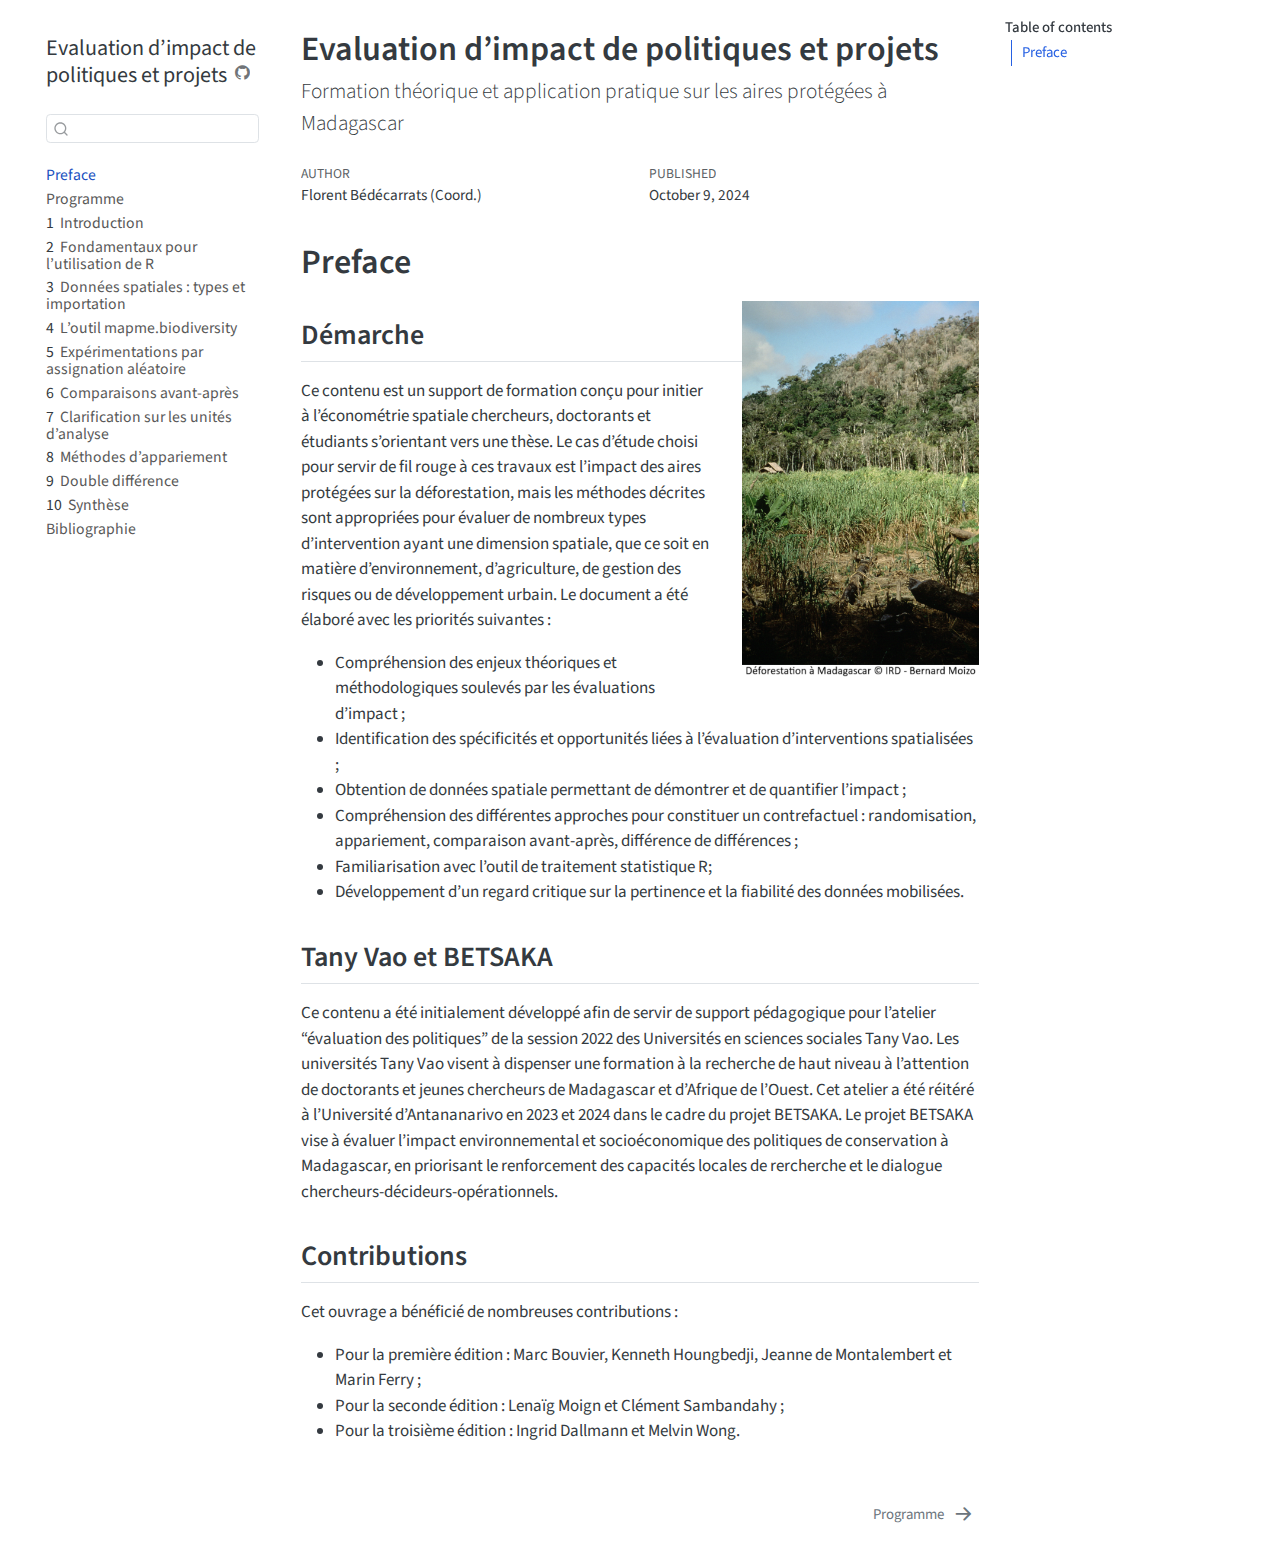
<file: docs/index.html>
<!DOCTYPE html>
<html xmlns="http://www.w3.org/1999/xhtml" lang="en" xml:lang="en"><head>

<meta charset="utf-8">
<meta name="generator" content="quarto-1.7.31">

<meta name="viewport" content="width=device-width, initial-scale=1.0, user-scalable=yes">

<meta name="author" content="Florent Bédécarrats (Coord.)">
<meta name="dcterms.date" content="2024-10-09">

<title>Evaluation d’impact de politiques et projets</title>
<style>
code{white-space: pre-wrap;}
span.smallcaps{font-variant: small-caps;}
div.columns{display: flex; gap: min(4vw, 1.5em);}
div.column{flex: auto; overflow-x: auto;}
div.hanging-indent{margin-left: 1.5em; text-indent: -1.5em;}
ul.task-list{list-style: none;}
ul.task-list li input[type="checkbox"] {
  width: 0.8em;
  margin: 0 0.8em 0.2em -1em; /* quarto-specific, see https://github.com/quarto-dev/quarto-cli/issues/4556 */ 
  vertical-align: middle;
}
</style>


<script src="site_libs/quarto-nav/quarto-nav.js"></script>
<script src="site_libs/quarto-nav/headroom.min.js"></script>
<script src="site_libs/clipboard/clipboard.min.js"></script>
<script src="site_libs/quarto-search/autocomplete.umd.js"></script>
<script src="site_libs/quarto-search/fuse.min.js"></script>
<script src="site_libs/quarto-search/quarto-search.js"></script>
<meta name="quarto:offset" content="./">
<link href="./00_programme.html" rel="next">
<script src="site_libs/quarto-html/quarto.js" type="module"></script>
<script src="site_libs/quarto-html/tabsets/tabsets.js" type="module"></script>
<script src="site_libs/quarto-html/popper.min.js"></script>
<script src="site_libs/quarto-html/tippy.umd.min.js"></script>
<script src="site_libs/quarto-html/anchor.min.js"></script>
<link href="site_libs/quarto-html/tippy.css" rel="stylesheet">
<link href="site_libs/quarto-html/quarto-syntax-highlighting-e1a5c8363afafaef2c763b6775fbf3ca.css" rel="stylesheet" id="quarto-text-highlighting-styles">
<script src="site_libs/bootstrap/bootstrap.min.js"></script>
<link href="site_libs/bootstrap/bootstrap-icons.css" rel="stylesheet">
<link href="site_libs/bootstrap/bootstrap-3383e1fec2206739c2be01ed6fb25679.min.css" rel="stylesheet" append-hash="true" id="quarto-bootstrap" data-mode="light">
<script id="quarto-search-options" type="application/json">{
  "location": "sidebar",
  "copy-button": false,
  "collapse-after": 3,
  "panel-placement": "start",
  "type": "textbox",
  "limit": 50,
  "keyboard-shortcut": [
    "f",
    "/",
    "s"
  ],
  "show-item-context": false,
  "language": {
    "search-no-results-text": "No results",
    "search-matching-documents-text": "matching documents",
    "search-copy-link-title": "Copy link to search",
    "search-hide-matches-text": "Hide additional matches",
    "search-more-match-text": "more match in this document",
    "search-more-matches-text": "more matches in this document",
    "search-clear-button-title": "Clear",
    "search-text-placeholder": "",
    "search-detached-cancel-button-title": "Cancel",
    "search-submit-button-title": "Submit",
    "search-label": "Search"
  }
}</script>


</head>

<body class="nav-sidebar floating quarto-light">

<div id="quarto-search-results"></div>
  <header id="quarto-header" class="headroom fixed-top">
  <nav class="quarto-secondary-nav">
    <div class="container-fluid d-flex">
      <button type="button" class="quarto-btn-toggle btn" data-bs-toggle="collapse" role="button" data-bs-target=".quarto-sidebar-collapse-item" aria-controls="quarto-sidebar" aria-expanded="false" aria-label="Toggle sidebar navigation" onclick="if (window.quartoToggleHeadroom) { window.quartoToggleHeadroom(); }">
        <i class="bi bi-layout-text-sidebar-reverse"></i>
      </button>
        <nav class="quarto-page-breadcrumbs" aria-label="breadcrumb"><ol class="breadcrumb"><li class="breadcrumb-item"><a href="./index.html">Preface</a></li></ol></nav>
        <a class="flex-grow-1" role="navigation" data-bs-toggle="collapse" data-bs-target=".quarto-sidebar-collapse-item" aria-controls="quarto-sidebar" aria-expanded="false" aria-label="Toggle sidebar navigation" onclick="if (window.quartoToggleHeadroom) { window.quartoToggleHeadroom(); }">      
        </a>
      <button type="button" class="btn quarto-search-button" aria-label="Search" onclick="window.quartoOpenSearch();">
        <i class="bi bi-search"></i>
      </button>
    </div>
  </nav>
</header>
<!-- content -->
<div id="quarto-content" class="quarto-container page-columns page-rows-contents page-layout-article">
<!-- sidebar -->
  <nav id="quarto-sidebar" class="sidebar collapse collapse-horizontal quarto-sidebar-collapse-item sidebar-navigation floating overflow-auto">
    <div class="pt-lg-2 mt-2 text-left sidebar-header">
    <div class="sidebar-title mb-0 py-0">
      <a href="./">Evaluation d’impact de politiques et projets</a> 
        <div class="sidebar-tools-main">
    <a href="https://github.com/BETSAKA/mapme_impact_training" title="Source Code" class="quarto-navigation-tool px-1" aria-label="Source Code"><i class="bi bi-github"></i></a>
</div>
    </div>
      </div>
        <div class="mt-2 flex-shrink-0 align-items-center">
        <div class="sidebar-search">
        <div id="quarto-search" class="" title="Search"></div>
        </div>
        </div>
    <div class="sidebar-menu-container"> 
    <ul class="list-unstyled mt-1">
        <li class="sidebar-item">
  <div class="sidebar-item-container"> 
  <a href="./index.html" class="sidebar-item-text sidebar-link active">
 <span class="menu-text">Preface</span></a>
  </div>
</li>
        <li class="sidebar-item">
  <div class="sidebar-item-container"> 
  <a href="./00_programme.html" class="sidebar-item-text sidebar-link">
 <span class="menu-text">Programme</span></a>
  </div>
</li>
        <li class="sidebar-item">
  <div class="sidebar-item-container"> 
  <a href="./01_introduction.html" class="sidebar-item-text sidebar-link">
 <span class="menu-text"><span class="chapter-number">1</span>&nbsp; <span class="chapter-title">Introduction</span></span></a>
  </div>
</li>
        <li class="sidebar-item">
  <div class="sidebar-item-container"> 
  <a href="./02_bases_R.html" class="sidebar-item-text sidebar-link">
 <span class="menu-text"><span class="chapter-number">2</span>&nbsp; <span class="chapter-title">Fondamentaux pour l’utilisation de R</span></span></a>
  </div>
</li>
        <li class="sidebar-item">
  <div class="sidebar-item-container"> 
  <a href="./03_geodata.html" class="sidebar-item-text sidebar-link">
 <span class="menu-text"><span class="chapter-number">3</span>&nbsp; <span class="chapter-title">Données spatiales : types et importation</span></span></a>
  </div>
</li>
        <li class="sidebar-item">
  <div class="sidebar-item-container"> 
  <a href="./04_mapme_biodiversity.html" class="sidebar-item-text sidebar-link">
 <span class="menu-text"><span class="chapter-number">4</span>&nbsp; <span class="chapter-title">L’outil mapme.biodiversity</span></span></a>
  </div>
</li>
        <li class="sidebar-item">
  <div class="sidebar-item-container"> 
  <a href="./05_experimentations_aleatoires.html" class="sidebar-item-text sidebar-link">
 <span class="menu-text"><span class="chapter-number">5</span>&nbsp; <span class="chapter-title">Expérimentations par assignation aléatoire</span></span></a>
  </div>
</li>
        <li class="sidebar-item">
  <div class="sidebar-item-container"> 
  <a href="./06_avant_apres.html" class="sidebar-item-text sidebar-link">
 <span class="menu-text"><span class="chapter-number">6</span>&nbsp; <span class="chapter-title">Comparaisons avant-après</span></span></a>
  </div>
</li>
        <li class="sidebar-item">
  <div class="sidebar-item-container"> 
  <a href="./07_unites_analyse.html" class="sidebar-item-text sidebar-link">
 <span class="menu-text"><span class="chapter-number">7</span>&nbsp; <span class="chapter-title">Clarification sur les unités d’analyse</span></span></a>
  </div>
</li>
        <li class="sidebar-item">
  <div class="sidebar-item-container"> 
  <a href="./08_appariement.html" class="sidebar-item-text sidebar-link">
 <span class="menu-text"><span class="chapter-number">8</span>&nbsp; <span class="chapter-title">Méthodes d’appariement</span></span></a>
  </div>
</li>
        <li class="sidebar-item">
  <div class="sidebar-item-container"> 
  <a href="./09_double_difference.html" class="sidebar-item-text sidebar-link">
 <span class="menu-text"><span class="chapter-number">9</span>&nbsp; <span class="chapter-title">Double différence</span></span></a>
  </div>
</li>
        <li class="sidebar-item">
  <div class="sidebar-item-container"> 
  <a href="./10_synthese.html" class="sidebar-item-text sidebar-link">
 <span class="menu-text"><span class="chapter-number">10</span>&nbsp; <span class="chapter-title">Synthèse</span></span></a>
  </div>
</li>
        <li class="sidebar-item">
  <div class="sidebar-item-container"> 
  <a href="./11_references.html" class="sidebar-item-text sidebar-link">
 <span class="menu-text">Bibliographie</span></a>
  </div>
</li>
    </ul>
    </div>
</nav>
<div id="quarto-sidebar-glass" class="quarto-sidebar-collapse-item" data-bs-toggle="collapse" data-bs-target=".quarto-sidebar-collapse-item"></div>
<!-- margin-sidebar -->
    <div id="quarto-margin-sidebar" class="sidebar margin-sidebar">
        <nav id="TOC" role="doc-toc" class="toc-active">
    <h2 id="toc-title">Table of contents</h2>
   
  <ul>
  <li><a href="#preface" id="toc-preface" class="nav-link active" data-scroll-target="#preface">Preface</a>
  <ul class="collapse">
  <li><a href="#démarche" id="toc-démarche" class="nav-link" data-scroll-target="#démarche">Démarche</a></li>
  <li><a href="#tany-vao-et-betsaka" id="toc-tany-vao-et-betsaka" class="nav-link" data-scroll-target="#tany-vao-et-betsaka">Tany Vao et BETSAKA</a></li>
  <li><a href="#contributions" id="toc-contributions" class="nav-link" data-scroll-target="#contributions">Contributions</a></li>
  </ul></li>
  </ul>
</nav>
    </div>
<!-- main -->
<main class="content" id="quarto-document-content">

<header id="title-block-header" class="quarto-title-block default">
<div class="quarto-title">
<h1 class="title">Evaluation d’impact de politiques et projets</h1>
<p class="subtitle lead">Formation théorique et application pratique sur les aires protégées à Madagascar</p>
</div>



<div class="quarto-title-meta">

    <div>
    <div class="quarto-title-meta-heading">Author</div>
    <div class="quarto-title-meta-contents">
             <p>Florent Bédécarrats (Coord.) </p>
          </div>
  </div>
    
    <div>
    <div class="quarto-title-meta-heading">Published</div>
    <div class="quarto-title-meta-contents">
      <p class="date">October 9, 2024</p>
    </div>
  </div>
  
    
  </div>
  


</header>



<section id="preface" class="level1 unnumbered">
<h1 class="unnumbered">Preface</h1><p><img src="figs/IRD_010664_ORI_small_title_copyright.png" title="Evaluation d'impact de politiques et projets" class="quarto-cover-image nolightbox img-fluid" alt="Déforestation à Madagascar © IRD - Bernard Moizo"></p>
<section id="démarche" class="level2">
<h2 class="anchored" data-anchor-id="démarche">Démarche</h2>
<p>Ce contenu est un support de formation conçu pour initier à l’économétrie spatiale chercheurs, doctorants et étudiants s’orientant vers une thèse. Le cas d’étude choisi pour servir de fil rouge à ces travaux est l’impact des aires protégées sur la déforestation, mais les méthodes décrites sont appropriées pour évaluer de nombreux types d’intervention ayant une dimension spatiale, que ce soit en matière d’environnement, d’agriculture, de gestion des risques ou de développement urbain. Le document a été élaboré avec les priorités suivantes :</p>
<ul>
<li>Compréhension des enjeux théoriques et méthodologiques soulevés par les évaluations d’impact ;</li>
<li>Identification des spécificités et opportunités liées à l’évaluation d’interventions spatialisées ;</li>
<li>Obtention de données spatiale permettant de démontrer et de quantifier l’impact ;</li>
<li>Compréhension des différentes approches pour constituer un contrefactuel : randomisation, appariement, comparaison avant-après, différence de différences ;</li>
<li>Familiarisation avec l’outil de traitement statistique R;</li>
<li>Développement d’un regard critique sur la pertinence et la fiabilité des données mobilisées.</li>
</ul>
</section>
<section id="tany-vao-et-betsaka" class="level2">
<h2 class="anchored" data-anchor-id="tany-vao-et-betsaka">Tany Vao et BETSAKA</h2>
<p>Ce contenu a été initialement développé afin de servir de support pédagogique pour l’atelier “évaluation des politiques” de la session 2022 des Universités en sciences sociales Tany Vao. Les universités Tany Vao visent à dispenser une formation à la recherche de haut niveau à l’attention de doctorants et jeunes chercheurs de Madagascar et d’Afrique de l’Ouest. Cet atelier a été réitéré à l’Université d’Antananarivo en 2023 et 2024 dans le cadre du projet BETSAKA. Le projet BETSAKA vise à évaluer l’impact environnemental et socioéconomique des politiques de conservation à Madagascar, en priorisant le renforcement des capacités locales de rercherche et le dialogue chercheurs-décideurs-opérationnels.</p>
</section>
<section id="contributions" class="level2">
<h2 class="anchored" data-anchor-id="contributions">Contributions</h2>
<p>Cet ouvrage a bénéficié de nombreuses contributions :</p>
<ul>
<li>Pour la première édition : Marc Bouvier, Kenneth Houngbedji, Jeanne de Montalembert et Marin Ferry ;</li>
<li>Pour la seconde édition : Lenaïg Moign et Clément Sambandahy ;</li>
<li>Pour la troisième édition : Ingrid Dallmann et Melvin Wong.</li>
</ul>


</section>
</section>

</main> <!-- /main -->
<script id="quarto-html-after-body" type="application/javascript">
  window.document.addEventListener("DOMContentLoaded", function (event) {
    const icon = "";
    const anchorJS = new window.AnchorJS();
    anchorJS.options = {
      placement: 'right',
      icon: icon
    };
    anchorJS.add('.anchored');
    const isCodeAnnotation = (el) => {
      for (const clz of el.classList) {
        if (clz.startsWith('code-annotation-')) {                     
          return true;
        }
      }
      return false;
    }
    const onCopySuccess = function(e) {
      // button target
      const button = e.trigger;
      // don't keep focus
      button.blur();
      // flash "checked"
      button.classList.add('code-copy-button-checked');
      var currentTitle = button.getAttribute("title");
      button.setAttribute("title", "Copied!");
      let tooltip;
      if (window.bootstrap) {
        button.setAttribute("data-bs-toggle", "tooltip");
        button.setAttribute("data-bs-placement", "left");
        button.setAttribute("data-bs-title", "Copied!");
        tooltip = new bootstrap.Tooltip(button, 
          { trigger: "manual", 
            customClass: "code-copy-button-tooltip",
            offset: [0, -8]});
        tooltip.show();    
      }
      setTimeout(function() {
        if (tooltip) {
          tooltip.hide();
          button.removeAttribute("data-bs-title");
          button.removeAttribute("data-bs-toggle");
          button.removeAttribute("data-bs-placement");
        }
        button.setAttribute("title", currentTitle);
        button.classList.remove('code-copy-button-checked');
      }, 1000);
      // clear code selection
      e.clearSelection();
    }
    const getTextToCopy = function(trigger) {
        const codeEl = trigger.previousElementSibling.cloneNode(true);
        for (const childEl of codeEl.children) {
          if (isCodeAnnotation(childEl)) {
            childEl.remove();
          }
        }
        return codeEl.innerText;
    }
    const clipboard = new window.ClipboardJS('.code-copy-button:not([data-in-quarto-modal])', {
      text: getTextToCopy
    });
    clipboard.on('success', onCopySuccess);
    if (window.document.getElementById('quarto-embedded-source-code-modal')) {
      const clipboardModal = new window.ClipboardJS('.code-copy-button[data-in-quarto-modal]', {
        text: getTextToCopy,
        container: window.document.getElementById('quarto-embedded-source-code-modal')
      });
      clipboardModal.on('success', onCopySuccess);
    }
      var localhostRegex = new RegExp(/^(?:http|https):\/\/localhost\:?[0-9]*\//);
      var mailtoRegex = new RegExp(/^mailto:/);
        var filterRegex = new RegExp("https:\/\/betsaka\.github\.io\/impact_training_mapme\/");
      var isInternal = (href) => {
          return filterRegex.test(href) || localhostRegex.test(href) || mailtoRegex.test(href);
      }
      // Inspect non-navigation links and adorn them if external
     var links = window.document.querySelectorAll('a[href]:not(.nav-link):not(.navbar-brand):not(.toc-action):not(.sidebar-link):not(.sidebar-item-toggle):not(.pagination-link):not(.no-external):not([aria-hidden]):not(.dropdown-item):not(.quarto-navigation-tool):not(.about-link)');
      for (var i=0; i<links.length; i++) {
        const link = links[i];
        if (!isInternal(link.href)) {
          // undo the damage that might have been done by quarto-nav.js in the case of
          // links that we want to consider external
          if (link.dataset.originalHref !== undefined) {
            link.href = link.dataset.originalHref;
          }
        }
      }
    function tippyHover(el, contentFn, onTriggerFn, onUntriggerFn) {
      const config = {
        allowHTML: true,
        maxWidth: 500,
        delay: 100,
        arrow: false,
        appendTo: function(el) {
            return el.parentElement;
        },
        interactive: true,
        interactiveBorder: 10,
        theme: 'quarto',
        placement: 'bottom-start',
      };
      if (contentFn) {
        config.content = contentFn;
      }
      if (onTriggerFn) {
        config.onTrigger = onTriggerFn;
      }
      if (onUntriggerFn) {
        config.onUntrigger = onUntriggerFn;
      }
      window.tippy(el, config); 
    }
    const noterefs = window.document.querySelectorAll('a[role="doc-noteref"]');
    for (var i=0; i<noterefs.length; i++) {
      const ref = noterefs[i];
      tippyHover(ref, function() {
        // use id or data attribute instead here
        let href = ref.getAttribute('data-footnote-href') || ref.getAttribute('href');
        try { href = new URL(href).hash; } catch {}
        const id = href.replace(/^#\/?/, "");
        const note = window.document.getElementById(id);
        if (note) {
          return note.innerHTML;
        } else {
          return "";
        }
      });
    }
    const xrefs = window.document.querySelectorAll('a.quarto-xref');
    const processXRef = (id, note) => {
      // Strip column container classes
      const stripColumnClz = (el) => {
        el.classList.remove("page-full", "page-columns");
        if (el.children) {
          for (const child of el.children) {
            stripColumnClz(child);
          }
        }
      }
      stripColumnClz(note)
      if (id === null || id.startsWith('sec-')) {
        // Special case sections, only their first couple elements
        const container = document.createElement("div");
        if (note.children && note.children.length > 2) {
          container.appendChild(note.children[0].cloneNode(true));
          for (let i = 1; i < note.children.length; i++) {
            const child = note.children[i];
            if (child.tagName === "P" && child.innerText === "") {
              continue;
            } else {
              container.appendChild(child.cloneNode(true));
              break;
            }
          }
          if (window.Quarto?.typesetMath) {
            window.Quarto.typesetMath(container);
          }
          return container.innerHTML
        } else {
          if (window.Quarto?.typesetMath) {
            window.Quarto.typesetMath(note);
          }
          return note.innerHTML;
        }
      } else {
        // Remove any anchor links if they are present
        const anchorLink = note.querySelector('a.anchorjs-link');
        if (anchorLink) {
          anchorLink.remove();
        }
        if (window.Quarto?.typesetMath) {
          window.Quarto.typesetMath(note);
        }
        if (note.classList.contains("callout")) {
          return note.outerHTML;
        } else {
          return note.innerHTML;
        }
      }
    }
    for (var i=0; i<xrefs.length; i++) {
      const xref = xrefs[i];
      tippyHover(xref, undefined, function(instance) {
        instance.disable();
        let url = xref.getAttribute('href');
        let hash = undefined; 
        if (url.startsWith('#')) {
          hash = url;
        } else {
          try { hash = new URL(url).hash; } catch {}
        }
        if (hash) {
          const id = hash.replace(/^#\/?/, "");
          const note = window.document.getElementById(id);
          if (note !== null) {
            try {
              const html = processXRef(id, note.cloneNode(true));
              instance.setContent(html);
            } finally {
              instance.enable();
              instance.show();
            }
          } else {
            // See if we can fetch this
            fetch(url.split('#')[0])
            .then(res => res.text())
            .then(html => {
              const parser = new DOMParser();
              const htmlDoc = parser.parseFromString(html, "text/html");
              const note = htmlDoc.getElementById(id);
              if (note !== null) {
                const html = processXRef(id, note);
                instance.setContent(html);
              } 
            }).finally(() => {
              instance.enable();
              instance.show();
            });
          }
        } else {
          // See if we can fetch a full url (with no hash to target)
          // This is a special case and we should probably do some content thinning / targeting
          fetch(url)
          .then(res => res.text())
          .then(html => {
            const parser = new DOMParser();
            const htmlDoc = parser.parseFromString(html, "text/html");
            const note = htmlDoc.querySelector('main.content');
            if (note !== null) {
              // This should only happen for chapter cross references
              // (since there is no id in the URL)
              // remove the first header
              if (note.children.length > 0 && note.children[0].tagName === "HEADER") {
                note.children[0].remove();
              }
              const html = processXRef(null, note);
              instance.setContent(html);
            } 
          }).finally(() => {
            instance.enable();
            instance.show();
          });
        }
      }, function(instance) {
      });
    }
        let selectedAnnoteEl;
        const selectorForAnnotation = ( cell, annotation) => {
          let cellAttr = 'data-code-cell="' + cell + '"';
          let lineAttr = 'data-code-annotation="' +  annotation + '"';
          const selector = 'span[' + cellAttr + '][' + lineAttr + ']';
          return selector;
        }
        const selectCodeLines = (annoteEl) => {
          const doc = window.document;
          const targetCell = annoteEl.getAttribute("data-target-cell");
          const targetAnnotation = annoteEl.getAttribute("data-target-annotation");
          const annoteSpan = window.document.querySelector(selectorForAnnotation(targetCell, targetAnnotation));
          const lines = annoteSpan.getAttribute("data-code-lines").split(",");
          const lineIds = lines.map((line) => {
            return targetCell + "-" + line;
          })
          let top = null;
          let height = null;
          let parent = null;
          if (lineIds.length > 0) {
              //compute the position of the single el (top and bottom and make a div)
              const el = window.document.getElementById(lineIds[0]);
              top = el.offsetTop;
              height = el.offsetHeight;
              parent = el.parentElement.parentElement;
            if (lineIds.length > 1) {
              const lastEl = window.document.getElementById(lineIds[lineIds.length - 1]);
              const bottom = lastEl.offsetTop + lastEl.offsetHeight;
              height = bottom - top;
            }
            if (top !== null && height !== null && parent !== null) {
              // cook up a div (if necessary) and position it 
              let div = window.document.getElementById("code-annotation-line-highlight");
              if (div === null) {
                div = window.document.createElement("div");
                div.setAttribute("id", "code-annotation-line-highlight");
                div.style.position = 'absolute';
                parent.appendChild(div);
              }
              div.style.top = top - 2 + "px";
              div.style.height = height + 4 + "px";
              div.style.left = 0;
              let gutterDiv = window.document.getElementById("code-annotation-line-highlight-gutter");
              if (gutterDiv === null) {
                gutterDiv = window.document.createElement("div");
                gutterDiv.setAttribute("id", "code-annotation-line-highlight-gutter");
                gutterDiv.style.position = 'absolute';
                const codeCell = window.document.getElementById(targetCell);
                const gutter = codeCell.querySelector('.code-annotation-gutter');
                gutter.appendChild(gutterDiv);
              }
              gutterDiv.style.top = top - 2 + "px";
              gutterDiv.style.height = height + 4 + "px";
            }
            selectedAnnoteEl = annoteEl;
          }
        };
        const unselectCodeLines = () => {
          const elementsIds = ["code-annotation-line-highlight", "code-annotation-line-highlight-gutter"];
          elementsIds.forEach((elId) => {
            const div = window.document.getElementById(elId);
            if (div) {
              div.remove();
            }
          });
          selectedAnnoteEl = undefined;
        };
          // Handle positioning of the toggle
      window.addEventListener(
        "resize",
        throttle(() => {
          elRect = undefined;
          if (selectedAnnoteEl) {
            selectCodeLines(selectedAnnoteEl);
          }
        }, 10)
      );
      function throttle(fn, ms) {
      let throttle = false;
      let timer;
        return (...args) => {
          if(!throttle) { // first call gets through
              fn.apply(this, args);
              throttle = true;
          } else { // all the others get throttled
              if(timer) clearTimeout(timer); // cancel #2
              timer = setTimeout(() => {
                fn.apply(this, args);
                timer = throttle = false;
              }, ms);
          }
        };
      }
        // Attach click handler to the DT
        const annoteDls = window.document.querySelectorAll('dt[data-target-cell]');
        for (const annoteDlNode of annoteDls) {
          annoteDlNode.addEventListener('click', (event) => {
            const clickedEl = event.target;
            if (clickedEl !== selectedAnnoteEl) {
              unselectCodeLines();
              const activeEl = window.document.querySelector('dt[data-target-cell].code-annotation-active');
              if (activeEl) {
                activeEl.classList.remove('code-annotation-active');
              }
              selectCodeLines(clickedEl);
              clickedEl.classList.add('code-annotation-active');
            } else {
              // Unselect the line
              unselectCodeLines();
              clickedEl.classList.remove('code-annotation-active');
            }
          });
        }
    const findCites = (el) => {
      const parentEl = el.parentElement;
      if (parentEl) {
        const cites = parentEl.dataset.cites;
        if (cites) {
          return {
            el,
            cites: cites.split(' ')
          };
        } else {
          return findCites(el.parentElement)
        }
      } else {
        return undefined;
      }
    };
    var bibliorefs = window.document.querySelectorAll('a[role="doc-biblioref"]');
    for (var i=0; i<bibliorefs.length; i++) {
      const ref = bibliorefs[i];
      const citeInfo = findCites(ref);
      if (citeInfo) {
        tippyHover(citeInfo.el, function() {
          var popup = window.document.createElement('div');
          citeInfo.cites.forEach(function(cite) {
            var citeDiv = window.document.createElement('div');
            citeDiv.classList.add('hanging-indent');
            citeDiv.classList.add('csl-entry');
            var biblioDiv = window.document.getElementById('ref-' + cite);
            if (biblioDiv) {
              citeDiv.innerHTML = biblioDiv.innerHTML;
            }
            popup.appendChild(citeDiv);
          });
          return popup.innerHTML;
        });
      }
    }
  });
  </script>
<nav class="page-navigation">
  <div class="nav-page nav-page-previous">
  </div>
  <div class="nav-page nav-page-next">
      <a href="./00_programme.html" class="pagination-link" aria-label="Programme">
        <span class="nav-page-text">Programme</span> <i class="bi bi-arrow-right-short"></i>
      </a>
  </div>
</nav>
</div> <!-- /content -->




</body></html>
</file>
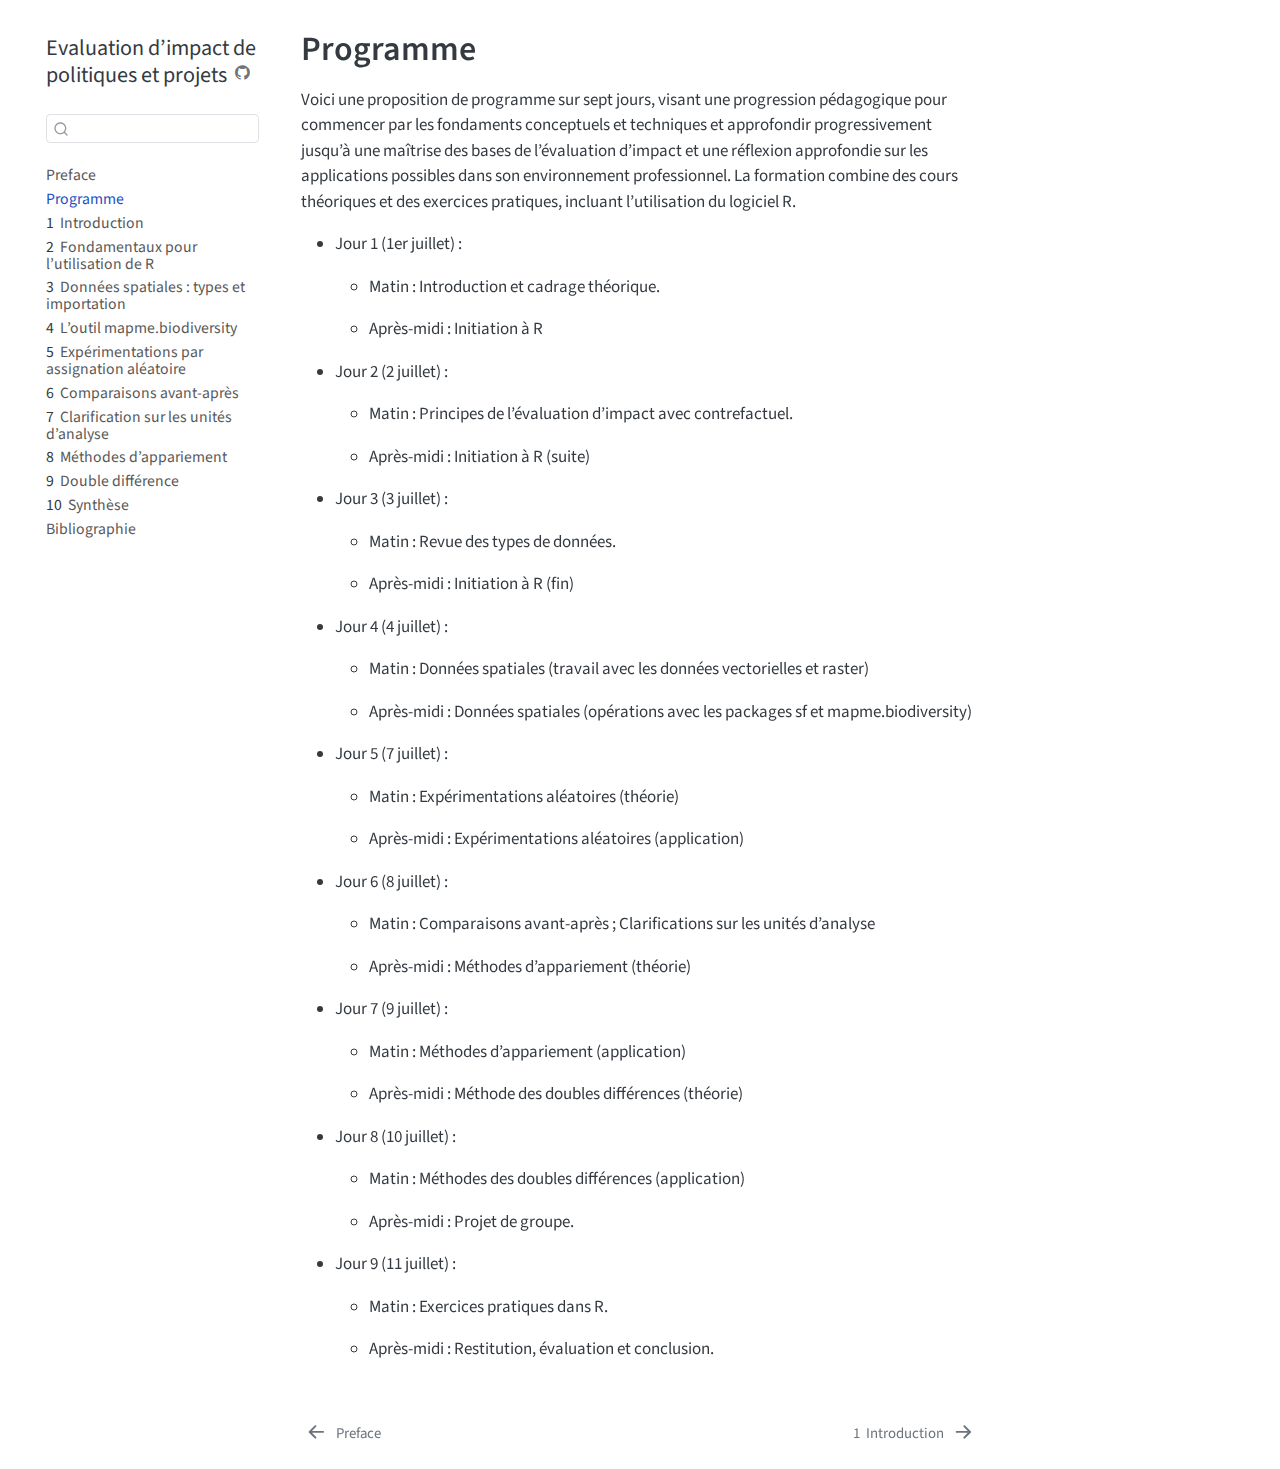
<file: docs/00_programme.html>
<!DOCTYPE html>
<html xmlns="http://www.w3.org/1999/xhtml" lang="en" xml:lang="en"><head>

<meta charset="utf-8">
<meta name="generator" content="quarto-1.7.31">

<meta name="viewport" content="width=device-width, initial-scale=1.0, user-scalable=yes">


<title>Programme – Evaluation d’impact de politiques et projets</title>
<style>
code{white-space: pre-wrap;}
span.smallcaps{font-variant: small-caps;}
div.columns{display: flex; gap: min(4vw, 1.5em);}
div.column{flex: auto; overflow-x: auto;}
div.hanging-indent{margin-left: 1.5em; text-indent: -1.5em;}
ul.task-list{list-style: none;}
ul.task-list li input[type="checkbox"] {
  width: 0.8em;
  margin: 0 0.8em 0.2em -1em; /* quarto-specific, see https://github.com/quarto-dev/quarto-cli/issues/4556 */ 
  vertical-align: middle;
}
</style>


<script src="site_libs/quarto-nav/quarto-nav.js"></script>
<script src="site_libs/quarto-nav/headroom.min.js"></script>
<script src="site_libs/clipboard/clipboard.min.js"></script>
<script src="site_libs/quarto-search/autocomplete.umd.js"></script>
<script src="site_libs/quarto-search/fuse.min.js"></script>
<script src="site_libs/quarto-search/quarto-search.js"></script>
<meta name="quarto:offset" content="./">
<link href="./01_introduction.html" rel="next">
<link href="./index.html" rel="prev">
<script src="site_libs/quarto-html/quarto.js" type="module"></script>
<script src="site_libs/quarto-html/tabsets/tabsets.js" type="module"></script>
<script src="site_libs/quarto-html/popper.min.js"></script>
<script src="site_libs/quarto-html/tippy.umd.min.js"></script>
<script src="site_libs/quarto-html/anchor.min.js"></script>
<link href="site_libs/quarto-html/tippy.css" rel="stylesheet">
<link href="site_libs/quarto-html/quarto-syntax-highlighting-e1a5c8363afafaef2c763b6775fbf3ca.css" rel="stylesheet" id="quarto-text-highlighting-styles">
<script src="site_libs/bootstrap/bootstrap.min.js"></script>
<link href="site_libs/bootstrap/bootstrap-icons.css" rel="stylesheet">
<link href="site_libs/bootstrap/bootstrap-3383e1fec2206739c2be01ed6fb25679.min.css" rel="stylesheet" append-hash="true" id="quarto-bootstrap" data-mode="light">
<script id="quarto-search-options" type="application/json">{
  "location": "sidebar",
  "copy-button": false,
  "collapse-after": 3,
  "panel-placement": "start",
  "type": "textbox",
  "limit": 50,
  "keyboard-shortcut": [
    "f",
    "/",
    "s"
  ],
  "show-item-context": false,
  "language": {
    "search-no-results-text": "No results",
    "search-matching-documents-text": "matching documents",
    "search-copy-link-title": "Copy link to search",
    "search-hide-matches-text": "Hide additional matches",
    "search-more-match-text": "more match in this document",
    "search-more-matches-text": "more matches in this document",
    "search-clear-button-title": "Clear",
    "search-text-placeholder": "",
    "search-detached-cancel-button-title": "Cancel",
    "search-submit-button-title": "Submit",
    "search-label": "Search"
  }
}</script>


</head>

<body class="nav-sidebar floating quarto-light">

<div id="quarto-search-results"></div>
  <header id="quarto-header" class="headroom fixed-top">
  <nav class="quarto-secondary-nav">
    <div class="container-fluid d-flex">
      <button type="button" class="quarto-btn-toggle btn" data-bs-toggle="collapse" role="button" data-bs-target=".quarto-sidebar-collapse-item" aria-controls="quarto-sidebar" aria-expanded="false" aria-label="Toggle sidebar navigation" onclick="if (window.quartoToggleHeadroom) { window.quartoToggleHeadroom(); }">
        <i class="bi bi-layout-text-sidebar-reverse"></i>
      </button>
        <nav class="quarto-page-breadcrumbs" aria-label="breadcrumb"><ol class="breadcrumb"><li class="breadcrumb-item"><a href="./00_programme.html">Programme</a></li></ol></nav>
        <a class="flex-grow-1" role="navigation" data-bs-toggle="collapse" data-bs-target=".quarto-sidebar-collapse-item" aria-controls="quarto-sidebar" aria-expanded="false" aria-label="Toggle sidebar navigation" onclick="if (window.quartoToggleHeadroom) { window.quartoToggleHeadroom(); }">      
        </a>
      <button type="button" class="btn quarto-search-button" aria-label="Search" onclick="window.quartoOpenSearch();">
        <i class="bi bi-search"></i>
      </button>
    </div>
  </nav>
</header>
<!-- content -->
<div id="quarto-content" class="quarto-container page-columns page-rows-contents page-layout-article">
<!-- sidebar -->
  <nav id="quarto-sidebar" class="sidebar collapse collapse-horizontal quarto-sidebar-collapse-item sidebar-navigation floating overflow-auto">
    <div class="pt-lg-2 mt-2 text-left sidebar-header">
    <div class="sidebar-title mb-0 py-0">
      <a href="./">Evaluation d’impact de politiques et projets</a> 
        <div class="sidebar-tools-main">
    <a href="https://github.com/BETSAKA/mapme_impact_training" title="Source Code" class="quarto-navigation-tool px-1" aria-label="Source Code"><i class="bi bi-github"></i></a>
</div>
    </div>
      </div>
        <div class="mt-2 flex-shrink-0 align-items-center">
        <div class="sidebar-search">
        <div id="quarto-search" class="" title="Search"></div>
        </div>
        </div>
    <div class="sidebar-menu-container"> 
    <ul class="list-unstyled mt-1">
        <li class="sidebar-item">
  <div class="sidebar-item-container"> 
  <a href="./index.html" class="sidebar-item-text sidebar-link">
 <span class="menu-text">Preface</span></a>
  </div>
</li>
        <li class="sidebar-item">
  <div class="sidebar-item-container"> 
  <a href="./00_programme.html" class="sidebar-item-text sidebar-link active">
 <span class="menu-text">Programme</span></a>
  </div>
</li>
        <li class="sidebar-item">
  <div class="sidebar-item-container"> 
  <a href="./01_introduction.html" class="sidebar-item-text sidebar-link">
 <span class="menu-text"><span class="chapter-number">1</span>&nbsp; <span class="chapter-title">Introduction</span></span></a>
  </div>
</li>
        <li class="sidebar-item">
  <div class="sidebar-item-container"> 
  <a href="./02_bases_R.html" class="sidebar-item-text sidebar-link">
 <span class="menu-text"><span class="chapter-number">2</span>&nbsp; <span class="chapter-title">Fondamentaux pour l’utilisation de R</span></span></a>
  </div>
</li>
        <li class="sidebar-item">
  <div class="sidebar-item-container"> 
  <a href="./03_geodata.html" class="sidebar-item-text sidebar-link">
 <span class="menu-text"><span class="chapter-number">3</span>&nbsp; <span class="chapter-title">Données spatiales : types et importation</span></span></a>
  </div>
</li>
        <li class="sidebar-item">
  <div class="sidebar-item-container"> 
  <a href="./04_mapme_biodiversity.html" class="sidebar-item-text sidebar-link">
 <span class="menu-text"><span class="chapter-number">4</span>&nbsp; <span class="chapter-title">L’outil mapme.biodiversity</span></span></a>
  </div>
</li>
        <li class="sidebar-item">
  <div class="sidebar-item-container"> 
  <a href="./05_experimentations_aleatoires.html" class="sidebar-item-text sidebar-link">
 <span class="menu-text"><span class="chapter-number">5</span>&nbsp; <span class="chapter-title">Expérimentations par assignation aléatoire</span></span></a>
  </div>
</li>
        <li class="sidebar-item">
  <div class="sidebar-item-container"> 
  <a href="./06_avant_apres.html" class="sidebar-item-text sidebar-link">
 <span class="menu-text"><span class="chapter-number">6</span>&nbsp; <span class="chapter-title">Comparaisons avant-après</span></span></a>
  </div>
</li>
        <li class="sidebar-item">
  <div class="sidebar-item-container"> 
  <a href="./07_unites_analyse.html" class="sidebar-item-text sidebar-link">
 <span class="menu-text"><span class="chapter-number">7</span>&nbsp; <span class="chapter-title">Clarification sur les unités d’analyse</span></span></a>
  </div>
</li>
        <li class="sidebar-item">
  <div class="sidebar-item-container"> 
  <a href="./08_appariement.html" class="sidebar-item-text sidebar-link">
 <span class="menu-text"><span class="chapter-number">8</span>&nbsp; <span class="chapter-title">Méthodes d’appariement</span></span></a>
  </div>
</li>
        <li class="sidebar-item">
  <div class="sidebar-item-container"> 
  <a href="./09_double_difference.html" class="sidebar-item-text sidebar-link">
 <span class="menu-text"><span class="chapter-number">9</span>&nbsp; <span class="chapter-title">Double différence</span></span></a>
  </div>
</li>
        <li class="sidebar-item">
  <div class="sidebar-item-container"> 
  <a href="./10_synthese.html" class="sidebar-item-text sidebar-link">
 <span class="menu-text"><span class="chapter-number">10</span>&nbsp; <span class="chapter-title">Synthèse</span></span></a>
  </div>
</li>
        <li class="sidebar-item">
  <div class="sidebar-item-container"> 
  <a href="./11_references.html" class="sidebar-item-text sidebar-link">
 <span class="menu-text">Bibliographie</span></a>
  </div>
</li>
    </ul>
    </div>
</nav>
<div id="quarto-sidebar-glass" class="quarto-sidebar-collapse-item" data-bs-toggle="collapse" data-bs-target=".quarto-sidebar-collapse-item"></div>
<!-- margin-sidebar -->
    <div id="quarto-margin-sidebar" class="sidebar margin-sidebar zindex-bottom">
        
    </div>
<!-- main -->
<main class="content" id="quarto-document-content">

<header id="title-block-header" class="quarto-title-block default">
<div class="quarto-title">
<h1 class="title">Programme</h1>
</div>



<div class="quarto-title-meta">

    
  
    
  </div>
  


</header>


<p>Voici une proposition de programme sur sept jours, visant une progression pédagogique pour commencer par les fondaments conceptuels et techniques et approfondir progressivement jusqu’à une maîtrise des bases de l’évaluation d’impact et une réflexion approfondie sur les applications possibles dans son environnement professionnel. La formation combine des cours théoriques et des exercices pratiques, incluant l’utilisation du logiciel R.</p>
<ul>
<li><p>Jour 1 (1er juillet) :</p>
<ul>
<li><p>Matin : Introduction et cadrage théorique.</p></li>
<li><p>Après-midi : Initiation à R</p></li>
</ul></li>
<li><p>Jour 2 (2 juillet) :</p>
<ul>
<li><p>Matin : Principes de l’évaluation d’impact avec contrefactuel.</p></li>
<li><p>Après-midi : Initiation à R (suite)</p></li>
</ul></li>
<li><p>Jour 3 (3 juillet) :</p>
<ul>
<li><p>Matin : Revue des types de données.</p></li>
<li><p>Après-midi : Initiation à R (fin)</p></li>
</ul></li>
<li><p>Jour 4 (4 juillet) :</p>
<ul>
<li><p>Matin : Données spatiales (travail avec les données vectorielles et raster)</p></li>
<li><p>Après-midi : Données spatiales (opérations avec les packages sf et mapme.biodiversity)</p></li>
</ul></li>
<li><p>Jour 5 (7 juillet) :</p>
<ul>
<li><p>Matin : Expérimentations aléatoires (théorie)</p></li>
<li><p>Après-midi : Expérimentations aléatoires (application)</p></li>
</ul></li>
<li><p>Jour 6 (8 juillet) :</p>
<ul>
<li><p>Matin : Comparaisons avant-après ; Clarifications sur les unités d’analyse</p></li>
<li><p>Après-midi : Méthodes d’appariement (théorie)</p></li>
</ul></li>
<li><p>Jour 7 (9 juillet) :</p>
<ul>
<li><p>Matin : Méthodes d’appariement (application)</p></li>
<li><p>Après-midi : Méthode des doubles différences (théorie)</p></li>
</ul></li>
<li><p>Jour 8 (10 juillet) :</p>
<ul>
<li><p>Matin : Méthodes des doubles différences (application)</p></li>
<li><p>Après-midi : Projet de groupe.</p></li>
</ul></li>
<li><p>Jour 9 (11 juillet) :</p>
<ul>
<li><p>Matin : Exercices pratiques dans R.</p></li>
<li><p>Après-midi : Restitution, évaluation et conclusion.</p></li>
</ul></li>
</ul>



</main> <!-- /main -->
<script id="quarto-html-after-body" type="application/javascript">
  window.document.addEventListener("DOMContentLoaded", function (event) {
    const icon = "";
    const anchorJS = new window.AnchorJS();
    anchorJS.options = {
      placement: 'right',
      icon: icon
    };
    anchorJS.add('.anchored');
    const isCodeAnnotation = (el) => {
      for (const clz of el.classList) {
        if (clz.startsWith('code-annotation-')) {                     
          return true;
        }
      }
      return false;
    }
    const onCopySuccess = function(e) {
      // button target
      const button = e.trigger;
      // don't keep focus
      button.blur();
      // flash "checked"
      button.classList.add('code-copy-button-checked');
      var currentTitle = button.getAttribute("title");
      button.setAttribute("title", "Copied!");
      let tooltip;
      if (window.bootstrap) {
        button.setAttribute("data-bs-toggle", "tooltip");
        button.setAttribute("data-bs-placement", "left");
        button.setAttribute("data-bs-title", "Copied!");
        tooltip = new bootstrap.Tooltip(button, 
          { trigger: "manual", 
            customClass: "code-copy-button-tooltip",
            offset: [0, -8]});
        tooltip.show();    
      }
      setTimeout(function() {
        if (tooltip) {
          tooltip.hide();
          button.removeAttribute("data-bs-title");
          button.removeAttribute("data-bs-toggle");
          button.removeAttribute("data-bs-placement");
        }
        button.setAttribute("title", currentTitle);
        button.classList.remove('code-copy-button-checked');
      }, 1000);
      // clear code selection
      e.clearSelection();
    }
    const getTextToCopy = function(trigger) {
        const codeEl = trigger.previousElementSibling.cloneNode(true);
        for (const childEl of codeEl.children) {
          if (isCodeAnnotation(childEl)) {
            childEl.remove();
          }
        }
        return codeEl.innerText;
    }
    const clipboard = new window.ClipboardJS('.code-copy-button:not([data-in-quarto-modal])', {
      text: getTextToCopy
    });
    clipboard.on('success', onCopySuccess);
    if (window.document.getElementById('quarto-embedded-source-code-modal')) {
      const clipboardModal = new window.ClipboardJS('.code-copy-button[data-in-quarto-modal]', {
        text: getTextToCopy,
        container: window.document.getElementById('quarto-embedded-source-code-modal')
      });
      clipboardModal.on('success', onCopySuccess);
    }
      var localhostRegex = new RegExp(/^(?:http|https):\/\/localhost\:?[0-9]*\//);
      var mailtoRegex = new RegExp(/^mailto:/);
        var filterRegex = new RegExp("https:\/\/betsaka\.github\.io\/impact_training_mapme\/");
      var isInternal = (href) => {
          return filterRegex.test(href) || localhostRegex.test(href) || mailtoRegex.test(href);
      }
      // Inspect non-navigation links and adorn them if external
     var links = window.document.querySelectorAll('a[href]:not(.nav-link):not(.navbar-brand):not(.toc-action):not(.sidebar-link):not(.sidebar-item-toggle):not(.pagination-link):not(.no-external):not([aria-hidden]):not(.dropdown-item):not(.quarto-navigation-tool):not(.about-link)');
      for (var i=0; i<links.length; i++) {
        const link = links[i];
        if (!isInternal(link.href)) {
          // undo the damage that might have been done by quarto-nav.js in the case of
          // links that we want to consider external
          if (link.dataset.originalHref !== undefined) {
            link.href = link.dataset.originalHref;
          }
        }
      }
    function tippyHover(el, contentFn, onTriggerFn, onUntriggerFn) {
      const config = {
        allowHTML: true,
        maxWidth: 500,
        delay: 100,
        arrow: false,
        appendTo: function(el) {
            return el.parentElement;
        },
        interactive: true,
        interactiveBorder: 10,
        theme: 'quarto',
        placement: 'bottom-start',
      };
      if (contentFn) {
        config.content = contentFn;
      }
      if (onTriggerFn) {
        config.onTrigger = onTriggerFn;
      }
      if (onUntriggerFn) {
        config.onUntrigger = onUntriggerFn;
      }
      window.tippy(el, config); 
    }
    const noterefs = window.document.querySelectorAll('a[role="doc-noteref"]');
    for (var i=0; i<noterefs.length; i++) {
      const ref = noterefs[i];
      tippyHover(ref, function() {
        // use id or data attribute instead here
        let href = ref.getAttribute('data-footnote-href') || ref.getAttribute('href');
        try { href = new URL(href).hash; } catch {}
        const id = href.replace(/^#\/?/, "");
        const note = window.document.getElementById(id);
        if (note) {
          return note.innerHTML;
        } else {
          return "";
        }
      });
    }
    const xrefs = window.document.querySelectorAll('a.quarto-xref');
    const processXRef = (id, note) => {
      // Strip column container classes
      const stripColumnClz = (el) => {
        el.classList.remove("page-full", "page-columns");
        if (el.children) {
          for (const child of el.children) {
            stripColumnClz(child);
          }
        }
      }
      stripColumnClz(note)
      if (id === null || id.startsWith('sec-')) {
        // Special case sections, only their first couple elements
        const container = document.createElement("div");
        if (note.children && note.children.length > 2) {
          container.appendChild(note.children[0].cloneNode(true));
          for (let i = 1; i < note.children.length; i++) {
            const child = note.children[i];
            if (child.tagName === "P" && child.innerText === "") {
              continue;
            } else {
              container.appendChild(child.cloneNode(true));
              break;
            }
          }
          if (window.Quarto?.typesetMath) {
            window.Quarto.typesetMath(container);
          }
          return container.innerHTML
        } else {
          if (window.Quarto?.typesetMath) {
            window.Quarto.typesetMath(note);
          }
          return note.innerHTML;
        }
      } else {
        // Remove any anchor links if they are present
        const anchorLink = note.querySelector('a.anchorjs-link');
        if (anchorLink) {
          anchorLink.remove();
        }
        if (window.Quarto?.typesetMath) {
          window.Quarto.typesetMath(note);
        }
        if (note.classList.contains("callout")) {
          return note.outerHTML;
        } else {
          return note.innerHTML;
        }
      }
    }
    for (var i=0; i<xrefs.length; i++) {
      const xref = xrefs[i];
      tippyHover(xref, undefined, function(instance) {
        instance.disable();
        let url = xref.getAttribute('href');
        let hash = undefined; 
        if (url.startsWith('#')) {
          hash = url;
        } else {
          try { hash = new URL(url).hash; } catch {}
        }
        if (hash) {
          const id = hash.replace(/^#\/?/, "");
          const note = window.document.getElementById(id);
          if (note !== null) {
            try {
              const html = processXRef(id, note.cloneNode(true));
              instance.setContent(html);
            } finally {
              instance.enable();
              instance.show();
            }
          } else {
            // See if we can fetch this
            fetch(url.split('#')[0])
            .then(res => res.text())
            .then(html => {
              const parser = new DOMParser();
              const htmlDoc = parser.parseFromString(html, "text/html");
              const note = htmlDoc.getElementById(id);
              if (note !== null) {
                const html = processXRef(id, note);
                instance.setContent(html);
              } 
            }).finally(() => {
              instance.enable();
              instance.show();
            });
          }
        } else {
          // See if we can fetch a full url (with no hash to target)
          // This is a special case and we should probably do some content thinning / targeting
          fetch(url)
          .then(res => res.text())
          .then(html => {
            const parser = new DOMParser();
            const htmlDoc = parser.parseFromString(html, "text/html");
            const note = htmlDoc.querySelector('main.content');
            if (note !== null) {
              // This should only happen for chapter cross references
              // (since there is no id in the URL)
              // remove the first header
              if (note.children.length > 0 && note.children[0].tagName === "HEADER") {
                note.children[0].remove();
              }
              const html = processXRef(null, note);
              instance.setContent(html);
            } 
          }).finally(() => {
            instance.enable();
            instance.show();
          });
        }
      }, function(instance) {
      });
    }
        let selectedAnnoteEl;
        const selectorForAnnotation = ( cell, annotation) => {
          let cellAttr = 'data-code-cell="' + cell + '"';
          let lineAttr = 'data-code-annotation="' +  annotation + '"';
          const selector = 'span[' + cellAttr + '][' + lineAttr + ']';
          return selector;
        }
        const selectCodeLines = (annoteEl) => {
          const doc = window.document;
          const targetCell = annoteEl.getAttribute("data-target-cell");
          const targetAnnotation = annoteEl.getAttribute("data-target-annotation");
          const annoteSpan = window.document.querySelector(selectorForAnnotation(targetCell, targetAnnotation));
          const lines = annoteSpan.getAttribute("data-code-lines").split(",");
          const lineIds = lines.map((line) => {
            return targetCell + "-" + line;
          })
          let top = null;
          let height = null;
          let parent = null;
          if (lineIds.length > 0) {
              //compute the position of the single el (top and bottom and make a div)
              const el = window.document.getElementById(lineIds[0]);
              top = el.offsetTop;
              height = el.offsetHeight;
              parent = el.parentElement.parentElement;
            if (lineIds.length > 1) {
              const lastEl = window.document.getElementById(lineIds[lineIds.length - 1]);
              const bottom = lastEl.offsetTop + lastEl.offsetHeight;
              height = bottom - top;
            }
            if (top !== null && height !== null && parent !== null) {
              // cook up a div (if necessary) and position it 
              let div = window.document.getElementById("code-annotation-line-highlight");
              if (div === null) {
                div = window.document.createElement("div");
                div.setAttribute("id", "code-annotation-line-highlight");
                div.style.position = 'absolute';
                parent.appendChild(div);
              }
              div.style.top = top - 2 + "px";
              div.style.height = height + 4 + "px";
              div.style.left = 0;
              let gutterDiv = window.document.getElementById("code-annotation-line-highlight-gutter");
              if (gutterDiv === null) {
                gutterDiv = window.document.createElement("div");
                gutterDiv.setAttribute("id", "code-annotation-line-highlight-gutter");
                gutterDiv.style.position = 'absolute';
                const codeCell = window.document.getElementById(targetCell);
                const gutter = codeCell.querySelector('.code-annotation-gutter');
                gutter.appendChild(gutterDiv);
              }
              gutterDiv.style.top = top - 2 + "px";
              gutterDiv.style.height = height + 4 + "px";
            }
            selectedAnnoteEl = annoteEl;
          }
        };
        const unselectCodeLines = () => {
          const elementsIds = ["code-annotation-line-highlight", "code-annotation-line-highlight-gutter"];
          elementsIds.forEach((elId) => {
            const div = window.document.getElementById(elId);
            if (div) {
              div.remove();
            }
          });
          selectedAnnoteEl = undefined;
        };
          // Handle positioning of the toggle
      window.addEventListener(
        "resize",
        throttle(() => {
          elRect = undefined;
          if (selectedAnnoteEl) {
            selectCodeLines(selectedAnnoteEl);
          }
        }, 10)
      );
      function throttle(fn, ms) {
      let throttle = false;
      let timer;
        return (...args) => {
          if(!throttle) { // first call gets through
              fn.apply(this, args);
              throttle = true;
          } else { // all the others get throttled
              if(timer) clearTimeout(timer); // cancel #2
              timer = setTimeout(() => {
                fn.apply(this, args);
                timer = throttle = false;
              }, ms);
          }
        };
      }
        // Attach click handler to the DT
        const annoteDls = window.document.querySelectorAll('dt[data-target-cell]');
        for (const annoteDlNode of annoteDls) {
          annoteDlNode.addEventListener('click', (event) => {
            const clickedEl = event.target;
            if (clickedEl !== selectedAnnoteEl) {
              unselectCodeLines();
              const activeEl = window.document.querySelector('dt[data-target-cell].code-annotation-active');
              if (activeEl) {
                activeEl.classList.remove('code-annotation-active');
              }
              selectCodeLines(clickedEl);
              clickedEl.classList.add('code-annotation-active');
            } else {
              // Unselect the line
              unselectCodeLines();
              clickedEl.classList.remove('code-annotation-active');
            }
          });
        }
    const findCites = (el) => {
      const parentEl = el.parentElement;
      if (parentEl) {
        const cites = parentEl.dataset.cites;
        if (cites) {
          return {
            el,
            cites: cites.split(' ')
          };
        } else {
          return findCites(el.parentElement)
        }
      } else {
        return undefined;
      }
    };
    var bibliorefs = window.document.querySelectorAll('a[role="doc-biblioref"]');
    for (var i=0; i<bibliorefs.length; i++) {
      const ref = bibliorefs[i];
      const citeInfo = findCites(ref);
      if (citeInfo) {
        tippyHover(citeInfo.el, function() {
          var popup = window.document.createElement('div');
          citeInfo.cites.forEach(function(cite) {
            var citeDiv = window.document.createElement('div');
            citeDiv.classList.add('hanging-indent');
            citeDiv.classList.add('csl-entry');
            var biblioDiv = window.document.getElementById('ref-' + cite);
            if (biblioDiv) {
              citeDiv.innerHTML = biblioDiv.innerHTML;
            }
            popup.appendChild(citeDiv);
          });
          return popup.innerHTML;
        });
      }
    }
  });
  </script>
<nav class="page-navigation">
  <div class="nav-page nav-page-previous">
      <a href="./index.html" class="pagination-link" aria-label="Preface">
        <i class="bi bi-arrow-left-short"></i> <span class="nav-page-text">Preface</span>
      </a>          
  </div>
  <div class="nav-page nav-page-next">
      <a href="./01_introduction.html" class="pagination-link" aria-label="Introduction">
        <span class="nav-page-text"><span class="chapter-number">1</span>&nbsp; <span class="chapter-title">Introduction</span></span> <i class="bi bi-arrow-right-short"></i>
      </a>
  </div>
</nav>
</div> <!-- /content -->




</body></html>
</file>
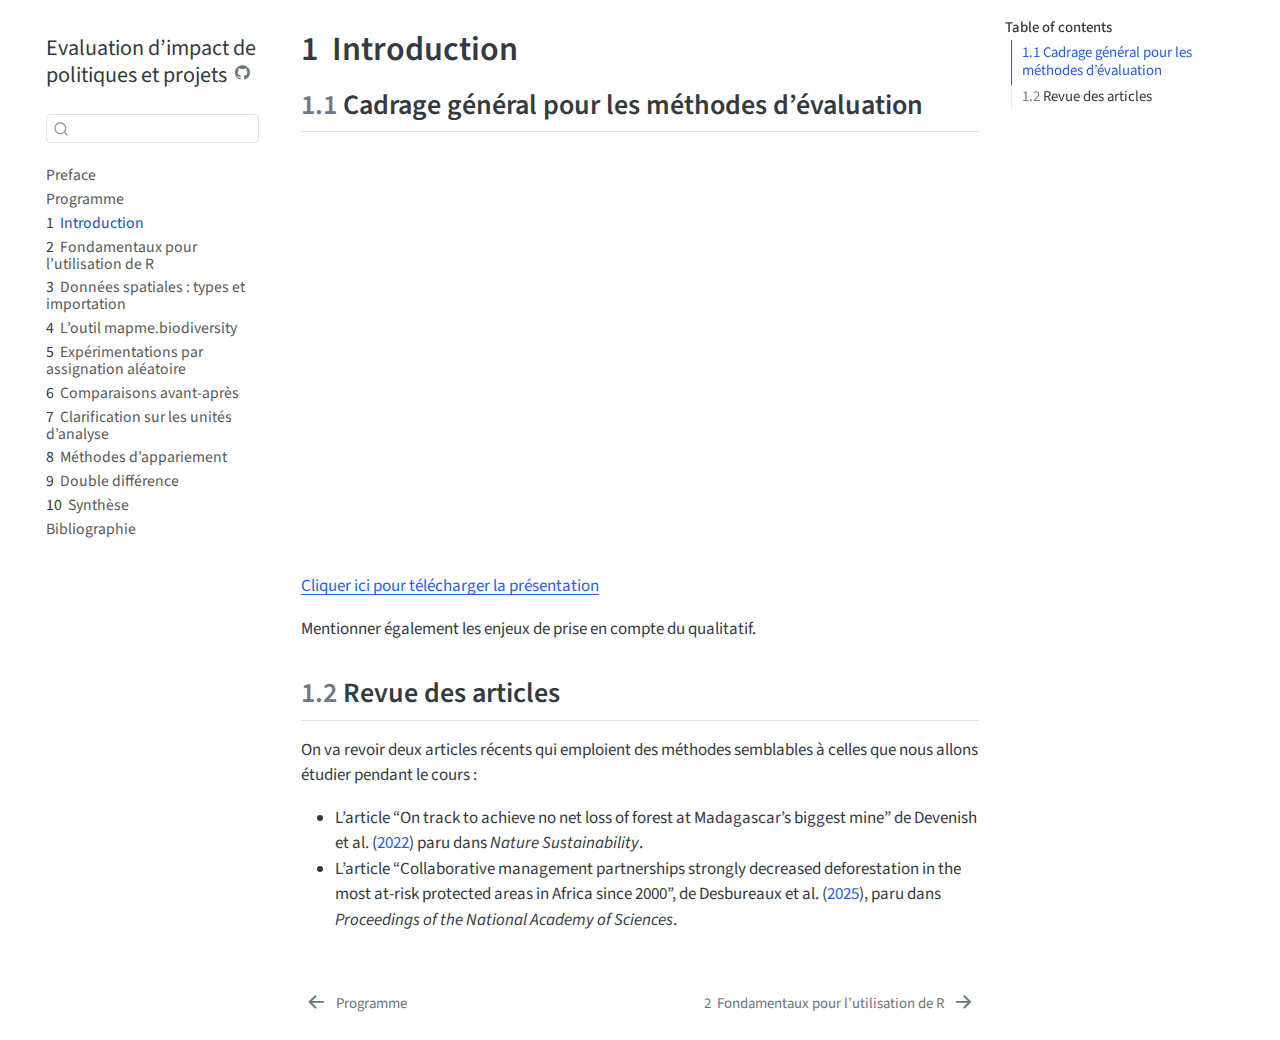
<file: docs/01_introduction.html>
<!DOCTYPE html>
<html xmlns="http://www.w3.org/1999/xhtml" lang="en" xml:lang="en"><head>

<meta charset="utf-8">
<meta name="generator" content="quarto-1.6.42">

<meta name="viewport" content="width=device-width, initial-scale=1.0, user-scalable=yes">


<title>1&nbsp; Introduction – Evaluation d'impact de politiques et projets</title>
<style>
code{white-space: pre-wrap;}
span.smallcaps{font-variant: small-caps;}
div.columns{display: flex; gap: min(4vw, 1.5em);}
div.column{flex: auto; overflow-x: auto;}
div.hanging-indent{margin-left: 1.5em; text-indent: -1.5em;}
ul.task-list{list-style: none;}
ul.task-list li input[type="checkbox"] {
  width: 0.8em;
  margin: 0 0.8em 0.2em -1em; /* quarto-specific, see https://github.com/quarto-dev/quarto-cli/issues/4556 */ 
  vertical-align: middle;
}
/* CSS for citations */
div.csl-bib-body { }
div.csl-entry {
  clear: both;
  margin-bottom: 0em;
}
.hanging-indent div.csl-entry {
  margin-left:2em;
  text-indent:-2em;
}
div.csl-left-margin {
  min-width:2em;
  float:left;
}
div.csl-right-inline {
  margin-left:2em;
  padding-left:1em;
}
div.csl-indent {
  margin-left: 2em;
}</style>


<script src="site_libs/quarto-nav/quarto-nav.js"></script>
<script src="site_libs/quarto-nav/headroom.min.js"></script>
<script src="site_libs/clipboard/clipboard.min.js"></script>
<script src="site_libs/quarto-search/autocomplete.umd.js"></script>
<script src="site_libs/quarto-search/fuse.min.js"></script>
<script src="site_libs/quarto-search/quarto-search.js"></script>
<meta name="quarto:offset" content="./">
<link href="./02_bases_R.html" rel="next">
<link href="./00_programme.html" rel="prev">
<script src="site_libs/quarto-html/quarto.js"></script>
<script src="site_libs/quarto-html/popper.min.js"></script>
<script src="site_libs/quarto-html/tippy.umd.min.js"></script>
<script src="site_libs/quarto-html/anchor.min.js"></script>
<link href="site_libs/quarto-html/tippy.css" rel="stylesheet">
<link href="site_libs/quarto-html/quarto-syntax-highlighting-2f5df379a58b258e96c21c0638c20c03.css" rel="stylesheet" id="quarto-text-highlighting-styles">
<script src="site_libs/bootstrap/bootstrap.min.js"></script>
<link href="site_libs/bootstrap/bootstrap-icons.css" rel="stylesheet">
<link href="site_libs/bootstrap/bootstrap-8da5b4427184b79ecddefad3d342027e.min.css" rel="stylesheet" append-hash="true" id="quarto-bootstrap" data-mode="light">
<script id="quarto-search-options" type="application/json">{
  "location": "sidebar",
  "copy-button": false,
  "collapse-after": 3,
  "panel-placement": "start",
  "type": "textbox",
  "limit": 50,
  "keyboard-shortcut": [
    "f",
    "/",
    "s"
  ],
  "show-item-context": false,
  "language": {
    "search-no-results-text": "No results",
    "search-matching-documents-text": "matching documents",
    "search-copy-link-title": "Copy link to search",
    "search-hide-matches-text": "Hide additional matches",
    "search-more-match-text": "more match in this document",
    "search-more-matches-text": "more matches in this document",
    "search-clear-button-title": "Clear",
    "search-text-placeholder": "",
    "search-detached-cancel-button-title": "Cancel",
    "search-submit-button-title": "Submit",
    "search-label": "Search"
  }
}</script>


</head>

<body class="nav-sidebar floating">

<div id="quarto-search-results"></div>
  <header id="quarto-header" class="headroom fixed-top">
  <nav class="quarto-secondary-nav">
    <div class="container-fluid d-flex">
      <button type="button" class="quarto-btn-toggle btn" data-bs-toggle="collapse" role="button" data-bs-target=".quarto-sidebar-collapse-item" aria-controls="quarto-sidebar" aria-expanded="false" aria-label="Toggle sidebar navigation" onclick="if (window.quartoToggleHeadroom) { window.quartoToggleHeadroom(); }">
        <i class="bi bi-layout-text-sidebar-reverse"></i>
      </button>
        <nav class="quarto-page-breadcrumbs" aria-label="breadcrumb"><ol class="breadcrumb"><li class="breadcrumb-item"><a href="./01_introduction.html"><span class="chapter-number">1</span>&nbsp; <span class="chapter-title">Introduction</span></a></li></ol></nav>
        <a class="flex-grow-1" role="navigation" data-bs-toggle="collapse" data-bs-target=".quarto-sidebar-collapse-item" aria-controls="quarto-sidebar" aria-expanded="false" aria-label="Toggle sidebar navigation" onclick="if (window.quartoToggleHeadroom) { window.quartoToggleHeadroom(); }">      
        </a>
      <button type="button" class="btn quarto-search-button" aria-label="Search" onclick="window.quartoOpenSearch();">
        <i class="bi bi-search"></i>
      </button>
    </div>
  </nav>
</header>
<!-- content -->
<div id="quarto-content" class="quarto-container page-columns page-rows-contents page-layout-article">
<!-- sidebar -->
  <nav id="quarto-sidebar" class="sidebar collapse collapse-horizontal quarto-sidebar-collapse-item sidebar-navigation floating overflow-auto">
    <div class="pt-lg-2 mt-2 text-left sidebar-header">
    <div class="sidebar-title mb-0 py-0">
      <a href="./">Evaluation d’impact de politiques et projets</a> 
        <div class="sidebar-tools-main">
    <a href="https://github.com/BETSAKA/mapme_impact_training" title="Source Code" class="quarto-navigation-tool px-1" aria-label="Source Code"><i class="bi bi-github"></i></a>
</div>
    </div>
      </div>
        <div class="mt-2 flex-shrink-0 align-items-center">
        <div class="sidebar-search">
        <div id="quarto-search" class="" title="Search"></div>
        </div>
        </div>
    <div class="sidebar-menu-container"> 
    <ul class="list-unstyled mt-1">
        <li class="sidebar-item">
  <div class="sidebar-item-container"> 
  <a href="./index.html" class="sidebar-item-text sidebar-link">
 <span class="menu-text">Preface</span></a>
  </div>
</li>
        <li class="sidebar-item">
  <div class="sidebar-item-container"> 
  <a href="./00_programme.html" class="sidebar-item-text sidebar-link">
 <span class="menu-text">Programme</span></a>
  </div>
</li>
        <li class="sidebar-item">
  <div class="sidebar-item-container"> 
  <a href="./01_introduction.html" class="sidebar-item-text sidebar-link active">
 <span class="menu-text"><span class="chapter-number">1</span>&nbsp; <span class="chapter-title">Introduction</span></span></a>
  </div>
</li>
        <li class="sidebar-item">
  <div class="sidebar-item-container"> 
  <a href="./02_bases_R.html" class="sidebar-item-text sidebar-link">
 <span class="menu-text"><span class="chapter-number">2</span>&nbsp; <span class="chapter-title">Fondamentaux pour l’utilisation de R</span></span></a>
  </div>
</li>
        <li class="sidebar-item">
  <div class="sidebar-item-container"> 
  <a href="./03_geodata.html" class="sidebar-item-text sidebar-link">
 <span class="menu-text"><span class="chapter-number">3</span>&nbsp; <span class="chapter-title">Données spatiales : types et importation</span></span></a>
  </div>
</li>
        <li class="sidebar-item">
  <div class="sidebar-item-container"> 
  <a href="./04_mapme_biodiversity.html" class="sidebar-item-text sidebar-link">
 <span class="menu-text"><span class="chapter-number">4</span>&nbsp; <span class="chapter-title">L’outil mapme.biodiversity</span></span></a>
  </div>
</li>
        <li class="sidebar-item">
  <div class="sidebar-item-container"> 
  <a href="./05_experimentations_aleatoires.html" class="sidebar-item-text sidebar-link">
 <span class="menu-text"><span class="chapter-number">5</span>&nbsp; <span class="chapter-title">Expérimentations par assignation aléatoire</span></span></a>
  </div>
</li>
        <li class="sidebar-item">
  <div class="sidebar-item-container"> 
  <a href="./06_avant_apres.html" class="sidebar-item-text sidebar-link">
 <span class="menu-text"><span class="chapter-number">6</span>&nbsp; <span class="chapter-title">Comparaisons avant-après</span></span></a>
  </div>
</li>
        <li class="sidebar-item">
  <div class="sidebar-item-container"> 
  <a href="./07_unites_analyse.html" class="sidebar-item-text sidebar-link">
 <span class="menu-text"><span class="chapter-number">7</span>&nbsp; <span class="chapter-title">Clarification sur les unités d’analyse</span></span></a>
  </div>
</li>
        <li class="sidebar-item">
  <div class="sidebar-item-container"> 
  <a href="./08_appariement.html" class="sidebar-item-text sidebar-link">
 <span class="menu-text"><span class="chapter-number">8</span>&nbsp; <span class="chapter-title">Méthodes d’appariement</span></span></a>
  </div>
</li>
        <li class="sidebar-item">
  <div class="sidebar-item-container"> 
  <a href="./09_double_difference.html" class="sidebar-item-text sidebar-link">
 <span class="menu-text"><span class="chapter-number">9</span>&nbsp; <span class="chapter-title">Double différence</span></span></a>
  </div>
</li>
        <li class="sidebar-item">
  <div class="sidebar-item-container"> 
  <a href="./10_synthese.html" class="sidebar-item-text sidebar-link">
 <span class="menu-text"><span class="chapter-number">10</span>&nbsp; <span class="chapter-title">Synthèse</span></span></a>
  </div>
</li>
        <li class="sidebar-item">
  <div class="sidebar-item-container"> 
  <a href="./11_references.html" class="sidebar-item-text sidebar-link">
 <span class="menu-text">Bibliographie</span></a>
  </div>
</li>
    </ul>
    </div>
</nav>
<div id="quarto-sidebar-glass" class="quarto-sidebar-collapse-item" data-bs-toggle="collapse" data-bs-target=".quarto-sidebar-collapse-item"></div>
<!-- margin-sidebar -->
    <div id="quarto-margin-sidebar" class="sidebar margin-sidebar">
        <nav id="TOC" role="doc-toc" class="toc-active">
    <h2 id="toc-title">Table of contents</h2>
   
  <ul>
  <li><a href="#cadrage-général-pour-les-méthodes-dévaluation" id="toc-cadrage-général-pour-les-méthodes-dévaluation" class="nav-link active" data-scroll-target="#cadrage-général-pour-les-méthodes-dévaluation"><span class="header-section-number">1.1</span> Cadrage général pour les méthodes d’évaluation</a></li>
  <li><a href="#revue-des-articles" id="toc-revue-des-articles" class="nav-link" data-scroll-target="#revue-des-articles"><span class="header-section-number">1.2</span> Revue des articles</a></li>
  </ul>
</nav>
    </div>
<!-- main -->
<main class="content" id="quarto-document-content">

<header id="title-block-header" class="quarto-title-block default">
<div class="quarto-title">
<h1 class="title"><span class="chapter-number">1</span>&nbsp; <span class="chapter-title">Introduction</span></h1>
</div>



<div class="quarto-title-meta">

    
  
    
  </div>
  


</header>


<section id="cadrage-général-pour-les-méthodes-dévaluation" class="level2" data-number="1.1">
<h2 data-number="1.1" class="anchored" data-anchor-id="cadrage-général-pour-les-méthodes-dévaluation"><span class="header-section-number">1.1</span> Cadrage général pour les méthodes d’évaluation</h2>
<iframe src="./slides/fr/Jour 1_Introduction_Fondamentaux.pdf" width="100%" height="400px"></iframe>
<p><a href=".\slides/fr/Jour 1_Introduction_Fondamentaux.pdf">Cliquer ici pour télécharger la présentation</a></p>
<p>Mentionner également les enjeux de prise en compte du qualitatif.</p>
</section>
<section id="revue-des-articles" class="level2" data-number="1.2">
<h2 data-number="1.2" class="anchored" data-anchor-id="revue-des-articles"><span class="header-section-number">1.2</span> Revue des articles</h2>
<p>On va revoir deux articles récents qui emploient des méthodes semblables à celles que nous allons étudier pendant le cours :</p>
<ul>
<li>L’article “On track to achieve no net loss of forest at Madagascar’s biggest mine” de Devenish et al. <span class="citation" data-cites="devenish_track_2022">(<a href="11_references.html#ref-devenish_track_2022" role="doc-biblioref">2022</a>)</span> paru dans <em>Nature Sustainability</em>.</li>
<li>L’article “Collaborative management partnerships strongly decreased deforestation in the most at-risk protected areas in Africa since 2000”, de Desbureaux et al. <span class="citation" data-cites="desbureaux_collaborative_2025">(<a href="11_references.html#ref-desbureaux_collaborative_2025" role="doc-biblioref">2025</a>)</span>, paru dans <em>Proceedings of the National Academy of Sciences</em>.</li>
</ul>


<div id="refs" class="references csl-bib-body hanging-indent" data-entry-spacing="0" role="list" style="display: none">
<div id="ref-desbureaux_collaborative_2025" class="csl-entry" role="listitem">
Desbureaux, Sébastien, Ibrahim Kabore, Giulia Vaglietti, Mujon Baghai, Peter Lindsey, Ashley Robson, Philippe Delacote, and Antoine Leblois. 2025. <span>“Collaborative Management Partnerships Strongly Decreased Deforestation in the Most at-Risk Protected Areas in <span>Africa</span> Since 2000.”</span> <em>Proceedings of the National Academy of Sciences</em> 122 (1): e2411348121. <a href="https://doi.org/10.1073/pnas.2411348121">https://doi.org/10.1073/pnas.2411348121</a>.
</div>
<div id="ref-devenish_track_2022" class="csl-entry" role="listitem">
Devenish, Katie, Sébastien Desbureaux, Simon Willcock, and Julia P. G. Jones. 2022. <span>“On Track to Achieve No Net Loss of Forest at <span>Madagascar</span>’s Biggest Mine.”</span> <em>Nature Sustainability</em> 5 (6): 498–508. <a href="https://doi.org/10.1038/s41893-022-00850-7">https://doi.org/10.1038/s41893-022-00850-7</a>.
</div>
</div>
</section>

</main> <!-- /main -->
<script id="quarto-html-after-body" type="application/javascript">
window.document.addEventListener("DOMContentLoaded", function (event) {
  const toggleBodyColorMode = (bsSheetEl) => {
    const mode = bsSheetEl.getAttribute("data-mode");
    const bodyEl = window.document.querySelector("body");
    if (mode === "dark") {
      bodyEl.classList.add("quarto-dark");
      bodyEl.classList.remove("quarto-light");
    } else {
      bodyEl.classList.add("quarto-light");
      bodyEl.classList.remove("quarto-dark");
    }
  }
  const toggleBodyColorPrimary = () => {
    const bsSheetEl = window.document.querySelector("link#quarto-bootstrap");
    if (bsSheetEl) {
      toggleBodyColorMode(bsSheetEl);
    }
  }
  toggleBodyColorPrimary();  
  const icon = "";
  const anchorJS = new window.AnchorJS();
  anchorJS.options = {
    placement: 'right',
    icon: icon
  };
  anchorJS.add('.anchored');
  const isCodeAnnotation = (el) => {
    for (const clz of el.classList) {
      if (clz.startsWith('code-annotation-')) {                     
        return true;
      }
    }
    return false;
  }
  const onCopySuccess = function(e) {
    // button target
    const button = e.trigger;
    // don't keep focus
    button.blur();
    // flash "checked"
    button.classList.add('code-copy-button-checked');
    var currentTitle = button.getAttribute("title");
    button.setAttribute("title", "Copied!");
    let tooltip;
    if (window.bootstrap) {
      button.setAttribute("data-bs-toggle", "tooltip");
      button.setAttribute("data-bs-placement", "left");
      button.setAttribute("data-bs-title", "Copied!");
      tooltip = new bootstrap.Tooltip(button, 
        { trigger: "manual", 
          customClass: "code-copy-button-tooltip",
          offset: [0, -8]});
      tooltip.show();    
    }
    setTimeout(function() {
      if (tooltip) {
        tooltip.hide();
        button.removeAttribute("data-bs-title");
        button.removeAttribute("data-bs-toggle");
        button.removeAttribute("data-bs-placement");
      }
      button.setAttribute("title", currentTitle);
      button.classList.remove('code-copy-button-checked');
    }, 1000);
    // clear code selection
    e.clearSelection();
  }
  const getTextToCopy = function(trigger) {
      const codeEl = trigger.previousElementSibling.cloneNode(true);
      for (const childEl of codeEl.children) {
        if (isCodeAnnotation(childEl)) {
          childEl.remove();
        }
      }
      return codeEl.innerText;
  }
  const clipboard = new window.ClipboardJS('.code-copy-button:not([data-in-quarto-modal])', {
    text: getTextToCopy
  });
  clipboard.on('success', onCopySuccess);
  if (window.document.getElementById('quarto-embedded-source-code-modal')) {
    const clipboardModal = new window.ClipboardJS('.code-copy-button[data-in-quarto-modal]', {
      text: getTextToCopy,
      container: window.document.getElementById('quarto-embedded-source-code-modal')
    });
    clipboardModal.on('success', onCopySuccess);
  }
    var localhostRegex = new RegExp(/^(?:http|https):\/\/localhost\:?[0-9]*\//);
    var mailtoRegex = new RegExp(/^mailto:/);
      var filterRegex = new RegExp("https:\/\/betsaka\.github\.io\/impact_training_mapme\/");
    var isInternal = (href) => {
        return filterRegex.test(href) || localhostRegex.test(href) || mailtoRegex.test(href);
    }
    // Inspect non-navigation links and adorn them if external
 	var links = window.document.querySelectorAll('a[href]:not(.nav-link):not(.navbar-brand):not(.toc-action):not(.sidebar-link):not(.sidebar-item-toggle):not(.pagination-link):not(.no-external):not([aria-hidden]):not(.dropdown-item):not(.quarto-navigation-tool):not(.about-link)');
    for (var i=0; i<links.length; i++) {
      const link = links[i];
      if (!isInternal(link.href)) {
        // undo the damage that might have been done by quarto-nav.js in the case of
        // links that we want to consider external
        if (link.dataset.originalHref !== undefined) {
          link.href = link.dataset.originalHref;
        }
      }
    }
  function tippyHover(el, contentFn, onTriggerFn, onUntriggerFn) {
    const config = {
      allowHTML: true,
      maxWidth: 500,
      delay: 100,
      arrow: false,
      appendTo: function(el) {
          return el.parentElement;
      },
      interactive: true,
      interactiveBorder: 10,
      theme: 'quarto',
      placement: 'bottom-start',
    };
    if (contentFn) {
      config.content = contentFn;
    }
    if (onTriggerFn) {
      config.onTrigger = onTriggerFn;
    }
    if (onUntriggerFn) {
      config.onUntrigger = onUntriggerFn;
    }
    window.tippy(el, config); 
  }
  const noterefs = window.document.querySelectorAll('a[role="doc-noteref"]');
  for (var i=0; i<noterefs.length; i++) {
    const ref = noterefs[i];
    tippyHover(ref, function() {
      // use id or data attribute instead here
      let href = ref.getAttribute('data-footnote-href') || ref.getAttribute('href');
      try { href = new URL(href).hash; } catch {}
      const id = href.replace(/^#\/?/, "");
      const note = window.document.getElementById(id);
      if (note) {
        return note.innerHTML;
      } else {
        return "";
      }
    });
  }
  const xrefs = window.document.querySelectorAll('a.quarto-xref');
  const processXRef = (id, note) => {
    // Strip column container classes
    const stripColumnClz = (el) => {
      el.classList.remove("page-full", "page-columns");
      if (el.children) {
        for (const child of el.children) {
          stripColumnClz(child);
        }
      }
    }
    stripColumnClz(note)
    if (id === null || id.startsWith('sec-')) {
      // Special case sections, only their first couple elements
      const container = document.createElement("div");
      if (note.children && note.children.length > 2) {
        container.appendChild(note.children[0].cloneNode(true));
        for (let i = 1; i < note.children.length; i++) {
          const child = note.children[i];
          if (child.tagName === "P" && child.innerText === "") {
            continue;
          } else {
            container.appendChild(child.cloneNode(true));
            break;
          }
        }
        if (window.Quarto?.typesetMath) {
          window.Quarto.typesetMath(container);
        }
        return container.innerHTML
      } else {
        if (window.Quarto?.typesetMath) {
          window.Quarto.typesetMath(note);
        }
        return note.innerHTML;
      }
    } else {
      // Remove any anchor links if they are present
      const anchorLink = note.querySelector('a.anchorjs-link');
      if (anchorLink) {
        anchorLink.remove();
      }
      if (window.Quarto?.typesetMath) {
        window.Quarto.typesetMath(note);
      }
      if (note.classList.contains("callout")) {
        return note.outerHTML;
      } else {
        return note.innerHTML;
      }
    }
  }
  for (var i=0; i<xrefs.length; i++) {
    const xref = xrefs[i];
    tippyHover(xref, undefined, function(instance) {
      instance.disable();
      let url = xref.getAttribute('href');
      let hash = undefined; 
      if (url.startsWith('#')) {
        hash = url;
      } else {
        try { hash = new URL(url).hash; } catch {}
      }
      if (hash) {
        const id = hash.replace(/^#\/?/, "");
        const note = window.document.getElementById(id);
        if (note !== null) {
          try {
            const html = processXRef(id, note.cloneNode(true));
            instance.setContent(html);
          } finally {
            instance.enable();
            instance.show();
          }
        } else {
          // See if we can fetch this
          fetch(url.split('#')[0])
          .then(res => res.text())
          .then(html => {
            const parser = new DOMParser();
            const htmlDoc = parser.parseFromString(html, "text/html");
            const note = htmlDoc.getElementById(id);
            if (note !== null) {
              const html = processXRef(id, note);
              instance.setContent(html);
            } 
          }).finally(() => {
            instance.enable();
            instance.show();
          });
        }
      } else {
        // See if we can fetch a full url (with no hash to target)
        // This is a special case and we should probably do some content thinning / targeting
        fetch(url)
        .then(res => res.text())
        .then(html => {
          const parser = new DOMParser();
          const htmlDoc = parser.parseFromString(html, "text/html");
          const note = htmlDoc.querySelector('main.content');
          if (note !== null) {
            // This should only happen for chapter cross references
            // (since there is no id in the URL)
            // remove the first header
            if (note.children.length > 0 && note.children[0].tagName === "HEADER") {
              note.children[0].remove();
            }
            const html = processXRef(null, note);
            instance.setContent(html);
          } 
        }).finally(() => {
          instance.enable();
          instance.show();
        });
      }
    }, function(instance) {
    });
  }
      let selectedAnnoteEl;
      const selectorForAnnotation = ( cell, annotation) => {
        let cellAttr = 'data-code-cell="' + cell + '"';
        let lineAttr = 'data-code-annotation="' +  annotation + '"';
        const selector = 'span[' + cellAttr + '][' + lineAttr + ']';
        return selector;
      }
      const selectCodeLines = (annoteEl) => {
        const doc = window.document;
        const targetCell = annoteEl.getAttribute("data-target-cell");
        const targetAnnotation = annoteEl.getAttribute("data-target-annotation");
        const annoteSpan = window.document.querySelector(selectorForAnnotation(targetCell, targetAnnotation));
        const lines = annoteSpan.getAttribute("data-code-lines").split(",");
        const lineIds = lines.map((line) => {
          return targetCell + "-" + line;
        })
        let top = null;
        let height = null;
        let parent = null;
        if (lineIds.length > 0) {
            //compute the position of the single el (top and bottom and make a div)
            const el = window.document.getElementById(lineIds[0]);
            top = el.offsetTop;
            height = el.offsetHeight;
            parent = el.parentElement.parentElement;
          if (lineIds.length > 1) {
            const lastEl = window.document.getElementById(lineIds[lineIds.length - 1]);
            const bottom = lastEl.offsetTop + lastEl.offsetHeight;
            height = bottom - top;
          }
          if (top !== null && height !== null && parent !== null) {
            // cook up a div (if necessary) and position it 
            let div = window.document.getElementById("code-annotation-line-highlight");
            if (div === null) {
              div = window.document.createElement("div");
              div.setAttribute("id", "code-annotation-line-highlight");
              div.style.position = 'absolute';
              parent.appendChild(div);
            }
            div.style.top = top - 2 + "px";
            div.style.height = height + 4 + "px";
            div.style.left = 0;
            let gutterDiv = window.document.getElementById("code-annotation-line-highlight-gutter");
            if (gutterDiv === null) {
              gutterDiv = window.document.createElement("div");
              gutterDiv.setAttribute("id", "code-annotation-line-highlight-gutter");
              gutterDiv.style.position = 'absolute';
              const codeCell = window.document.getElementById(targetCell);
              const gutter = codeCell.querySelector('.code-annotation-gutter');
              gutter.appendChild(gutterDiv);
            }
            gutterDiv.style.top = top - 2 + "px";
            gutterDiv.style.height = height + 4 + "px";
          }
          selectedAnnoteEl = annoteEl;
        }
      };
      const unselectCodeLines = () => {
        const elementsIds = ["code-annotation-line-highlight", "code-annotation-line-highlight-gutter"];
        elementsIds.forEach((elId) => {
          const div = window.document.getElementById(elId);
          if (div) {
            div.remove();
          }
        });
        selectedAnnoteEl = undefined;
      };
        // Handle positioning of the toggle
    window.addEventListener(
      "resize",
      throttle(() => {
        elRect = undefined;
        if (selectedAnnoteEl) {
          selectCodeLines(selectedAnnoteEl);
        }
      }, 10)
    );
    function throttle(fn, ms) {
    let throttle = false;
    let timer;
      return (...args) => {
        if(!throttle) { // first call gets through
            fn.apply(this, args);
            throttle = true;
        } else { // all the others get throttled
            if(timer) clearTimeout(timer); // cancel #2
            timer = setTimeout(() => {
              fn.apply(this, args);
              timer = throttle = false;
            }, ms);
        }
      };
    }
      // Attach click handler to the DT
      const annoteDls = window.document.querySelectorAll('dt[data-target-cell]');
      for (const annoteDlNode of annoteDls) {
        annoteDlNode.addEventListener('click', (event) => {
          const clickedEl = event.target;
          if (clickedEl !== selectedAnnoteEl) {
            unselectCodeLines();
            const activeEl = window.document.querySelector('dt[data-target-cell].code-annotation-active');
            if (activeEl) {
              activeEl.classList.remove('code-annotation-active');
            }
            selectCodeLines(clickedEl);
            clickedEl.classList.add('code-annotation-active');
          } else {
            // Unselect the line
            unselectCodeLines();
            clickedEl.classList.remove('code-annotation-active');
          }
        });
      }
  const findCites = (el) => {
    const parentEl = el.parentElement;
    if (parentEl) {
      const cites = parentEl.dataset.cites;
      if (cites) {
        return {
          el,
          cites: cites.split(' ')
        };
      } else {
        return findCites(el.parentElement)
      }
    } else {
      return undefined;
    }
  };
  var bibliorefs = window.document.querySelectorAll('a[role="doc-biblioref"]');
  for (var i=0; i<bibliorefs.length; i++) {
    const ref = bibliorefs[i];
    const citeInfo = findCites(ref);
    if (citeInfo) {
      tippyHover(citeInfo.el, function() {
        var popup = window.document.createElement('div');
        citeInfo.cites.forEach(function(cite) {
          var citeDiv = window.document.createElement('div');
          citeDiv.classList.add('hanging-indent');
          citeDiv.classList.add('csl-entry');
          var biblioDiv = window.document.getElementById('ref-' + cite);
          if (biblioDiv) {
            citeDiv.innerHTML = biblioDiv.innerHTML;
          }
          popup.appendChild(citeDiv);
        });
        return popup.innerHTML;
      });
    }
  }
});
</script>
<nav class="page-navigation">
  <div class="nav-page nav-page-previous">
      <a href="./00_programme.html" class="pagination-link" aria-label="Programme">
        <i class="bi bi-arrow-left-short"></i> <span class="nav-page-text">Programme</span>
      </a>          
  </div>
  <div class="nav-page nav-page-next">
      <a href="./02_bases_R.html" class="pagination-link" aria-label="Fondamentaux pour l'utilisation de R">
        <span class="nav-page-text"><span class="chapter-number">2</span>&nbsp; <span class="chapter-title">Fondamentaux pour l’utilisation de R</span></span> <i class="bi bi-arrow-right-short"></i>
      </a>
  </div>
</nav>
</div> <!-- /content -->




</body></html>
</file>
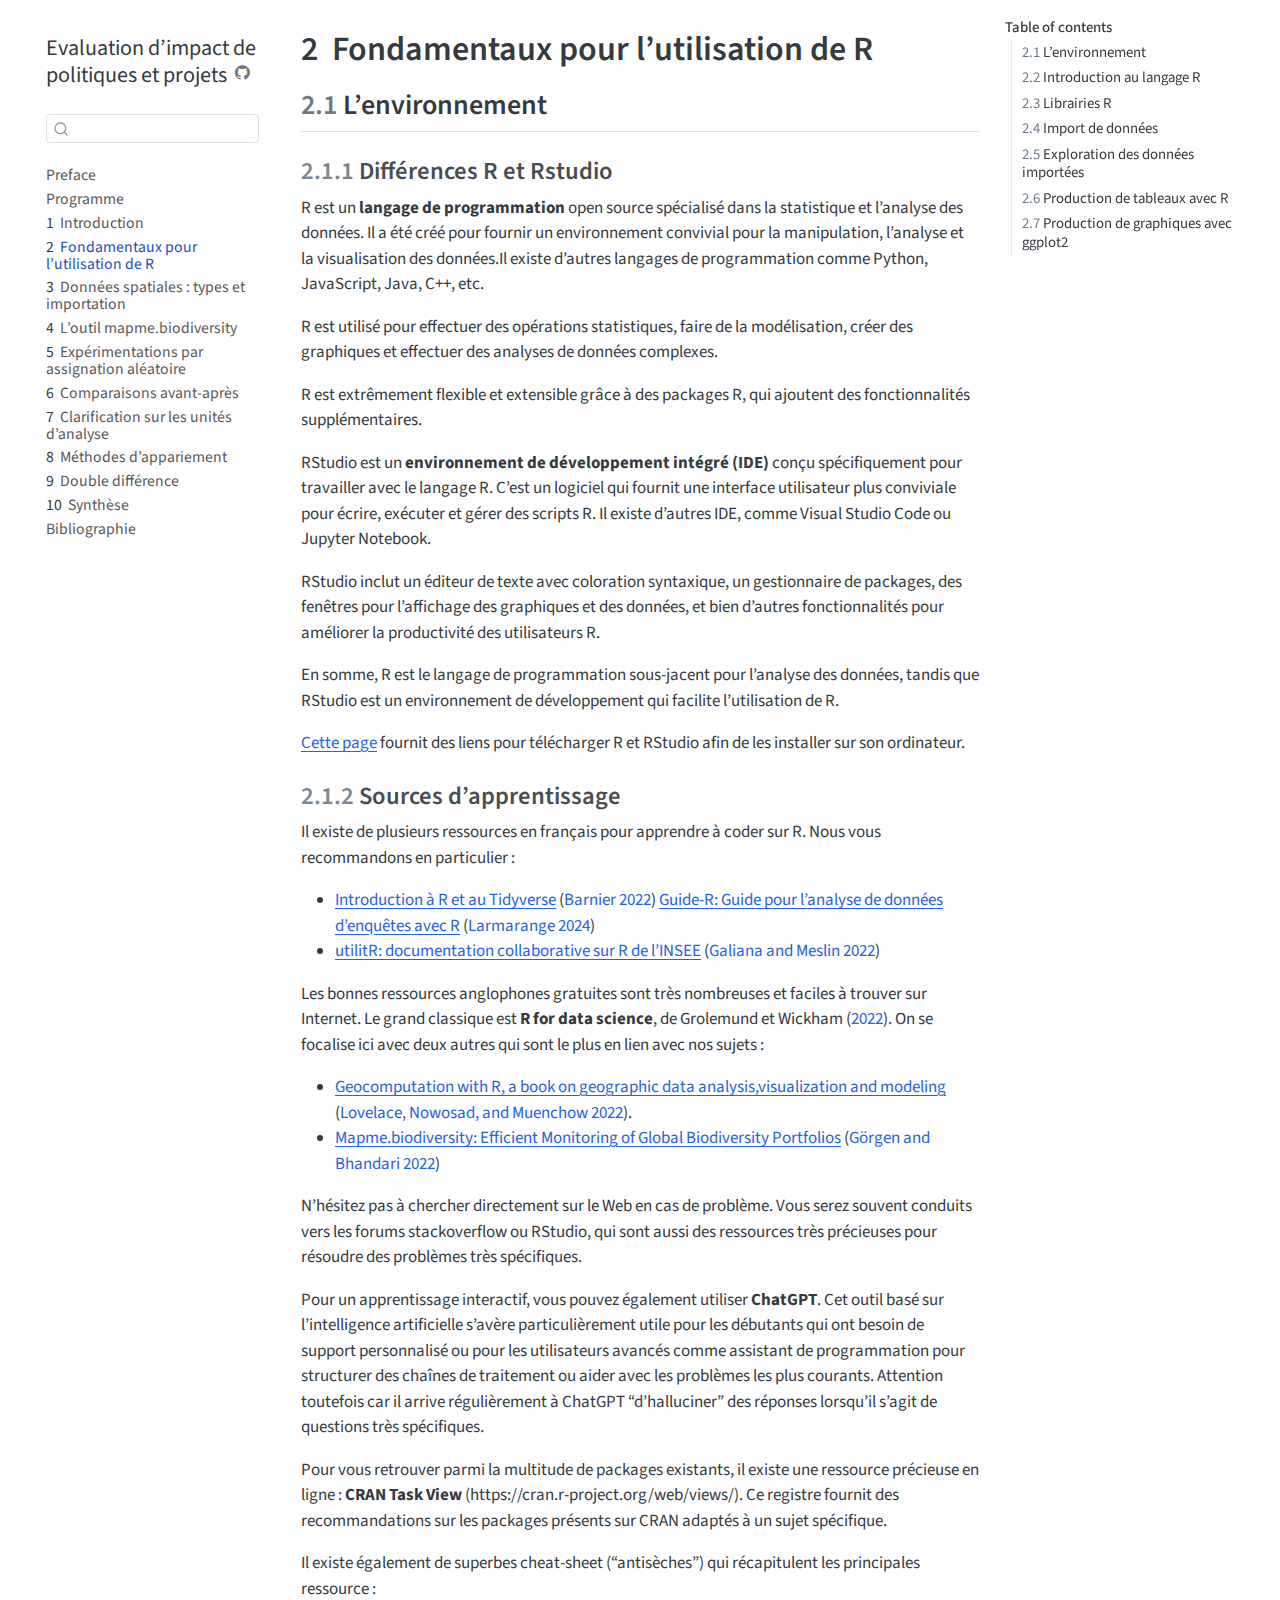
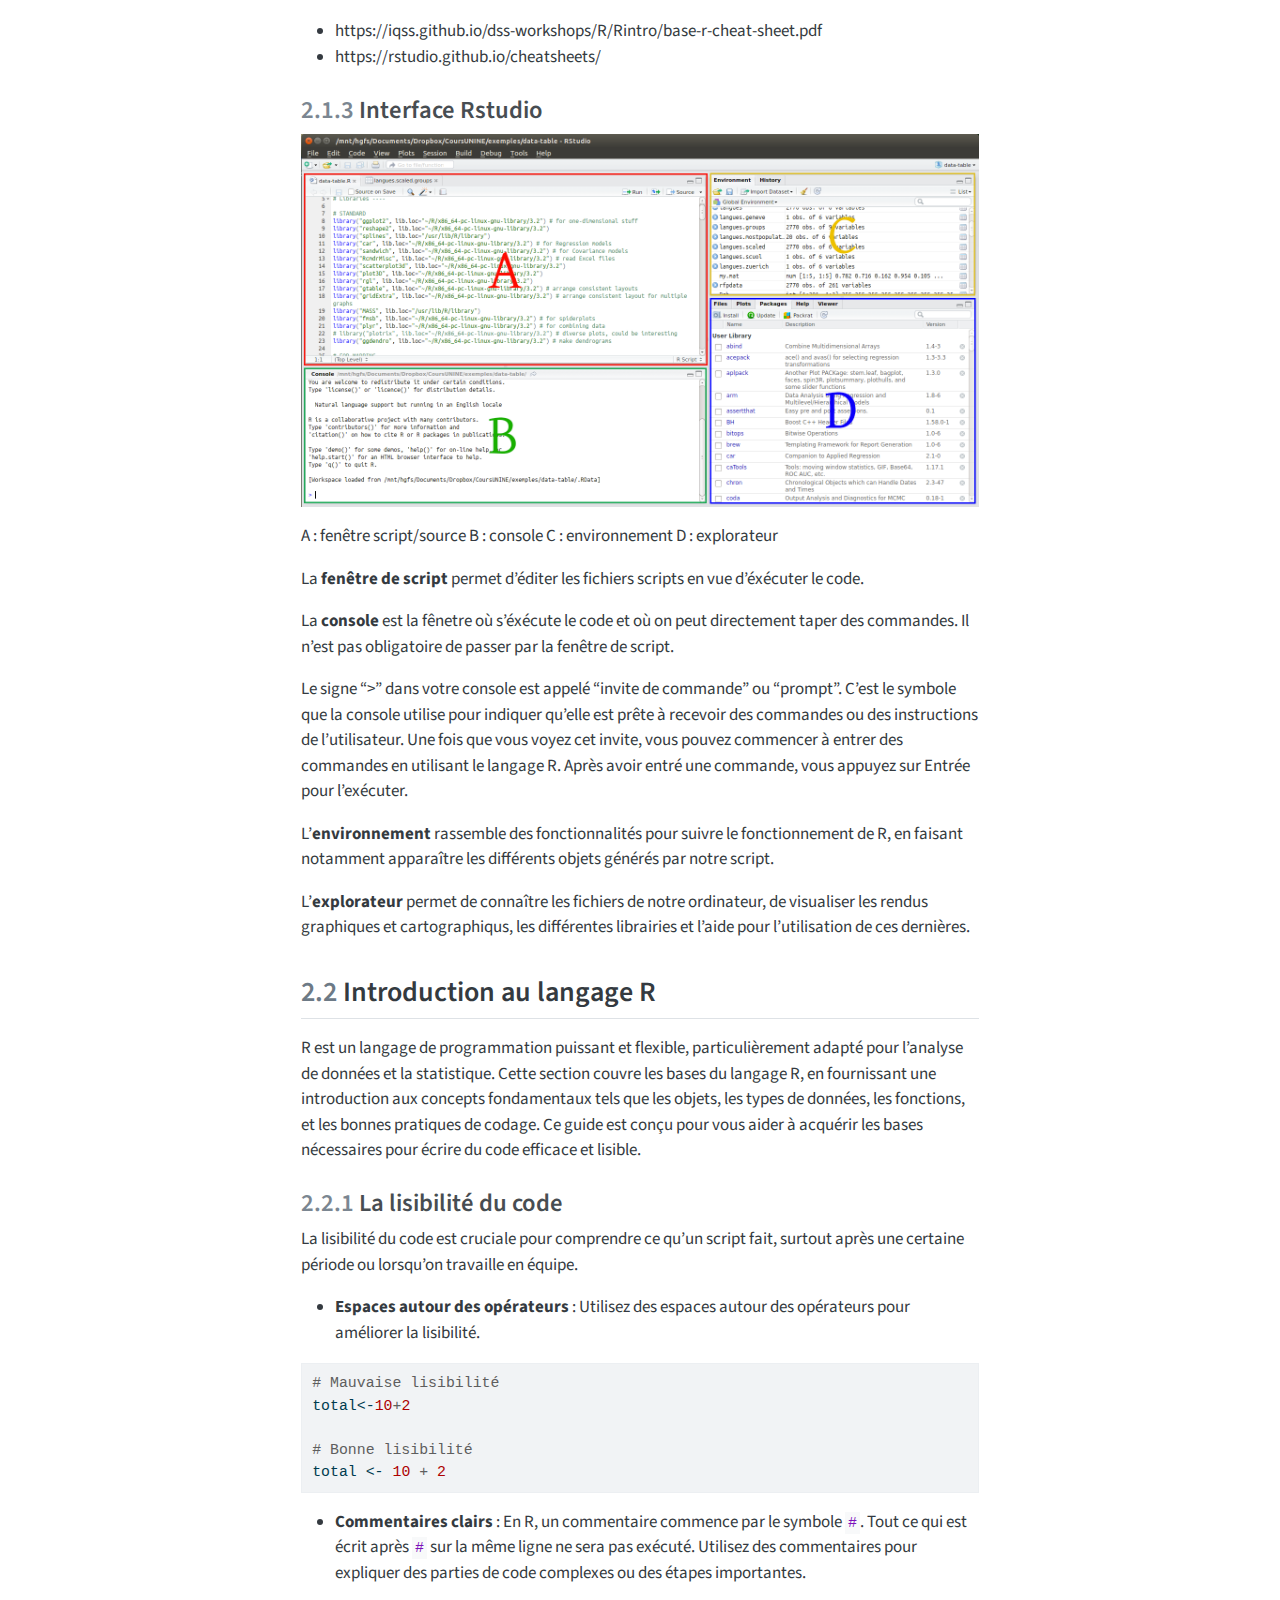
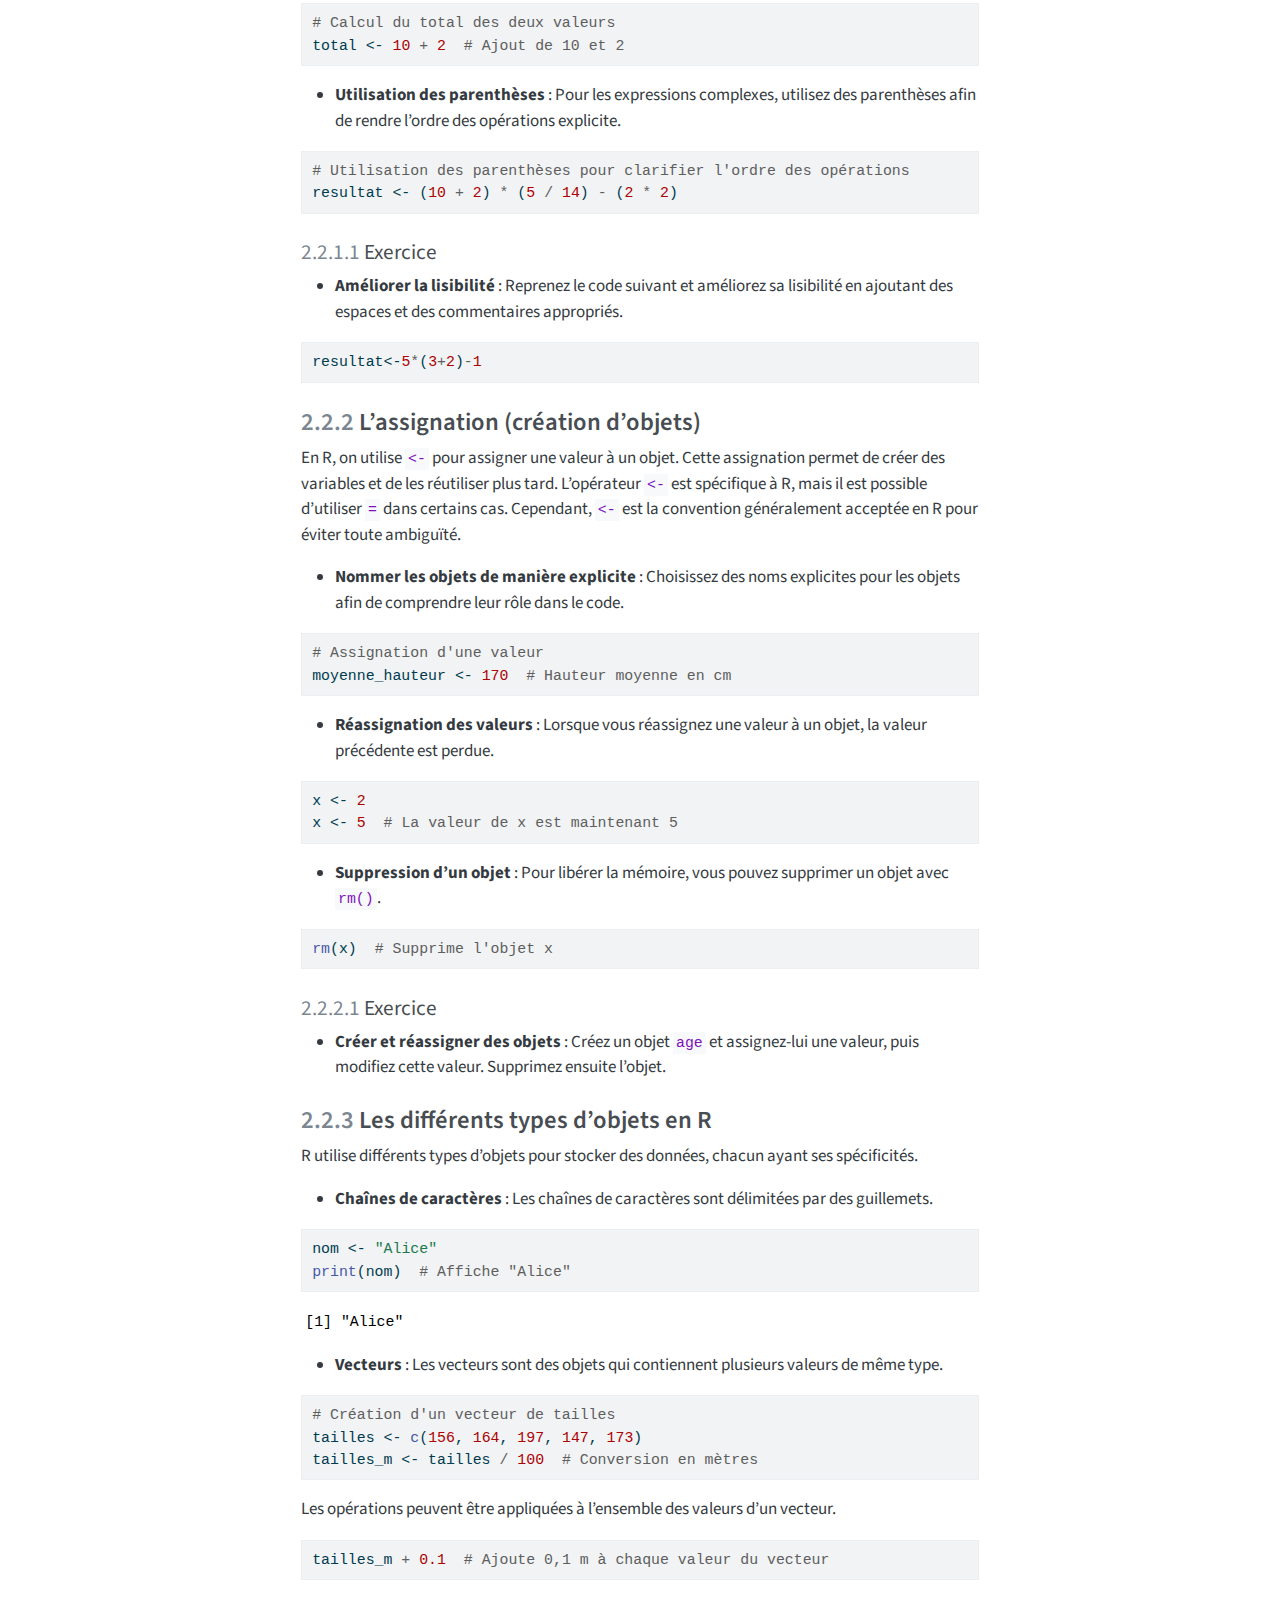
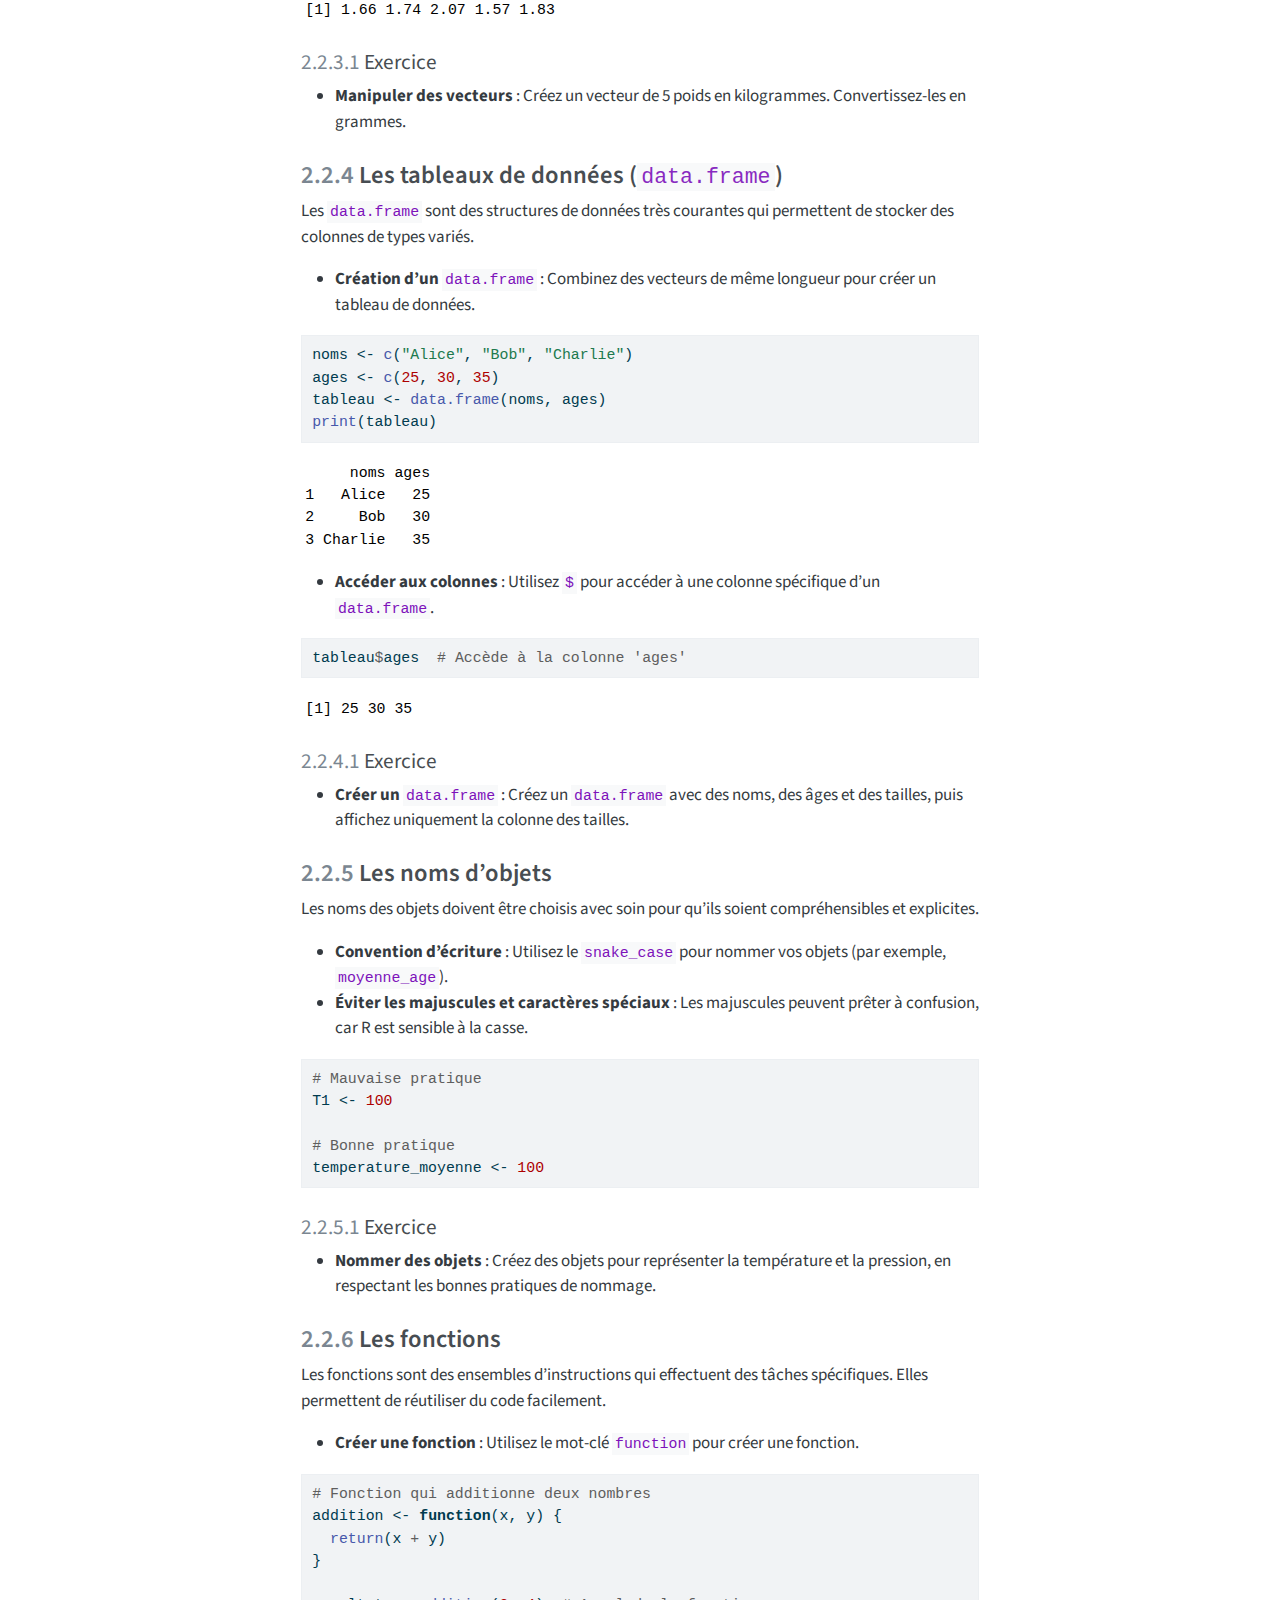
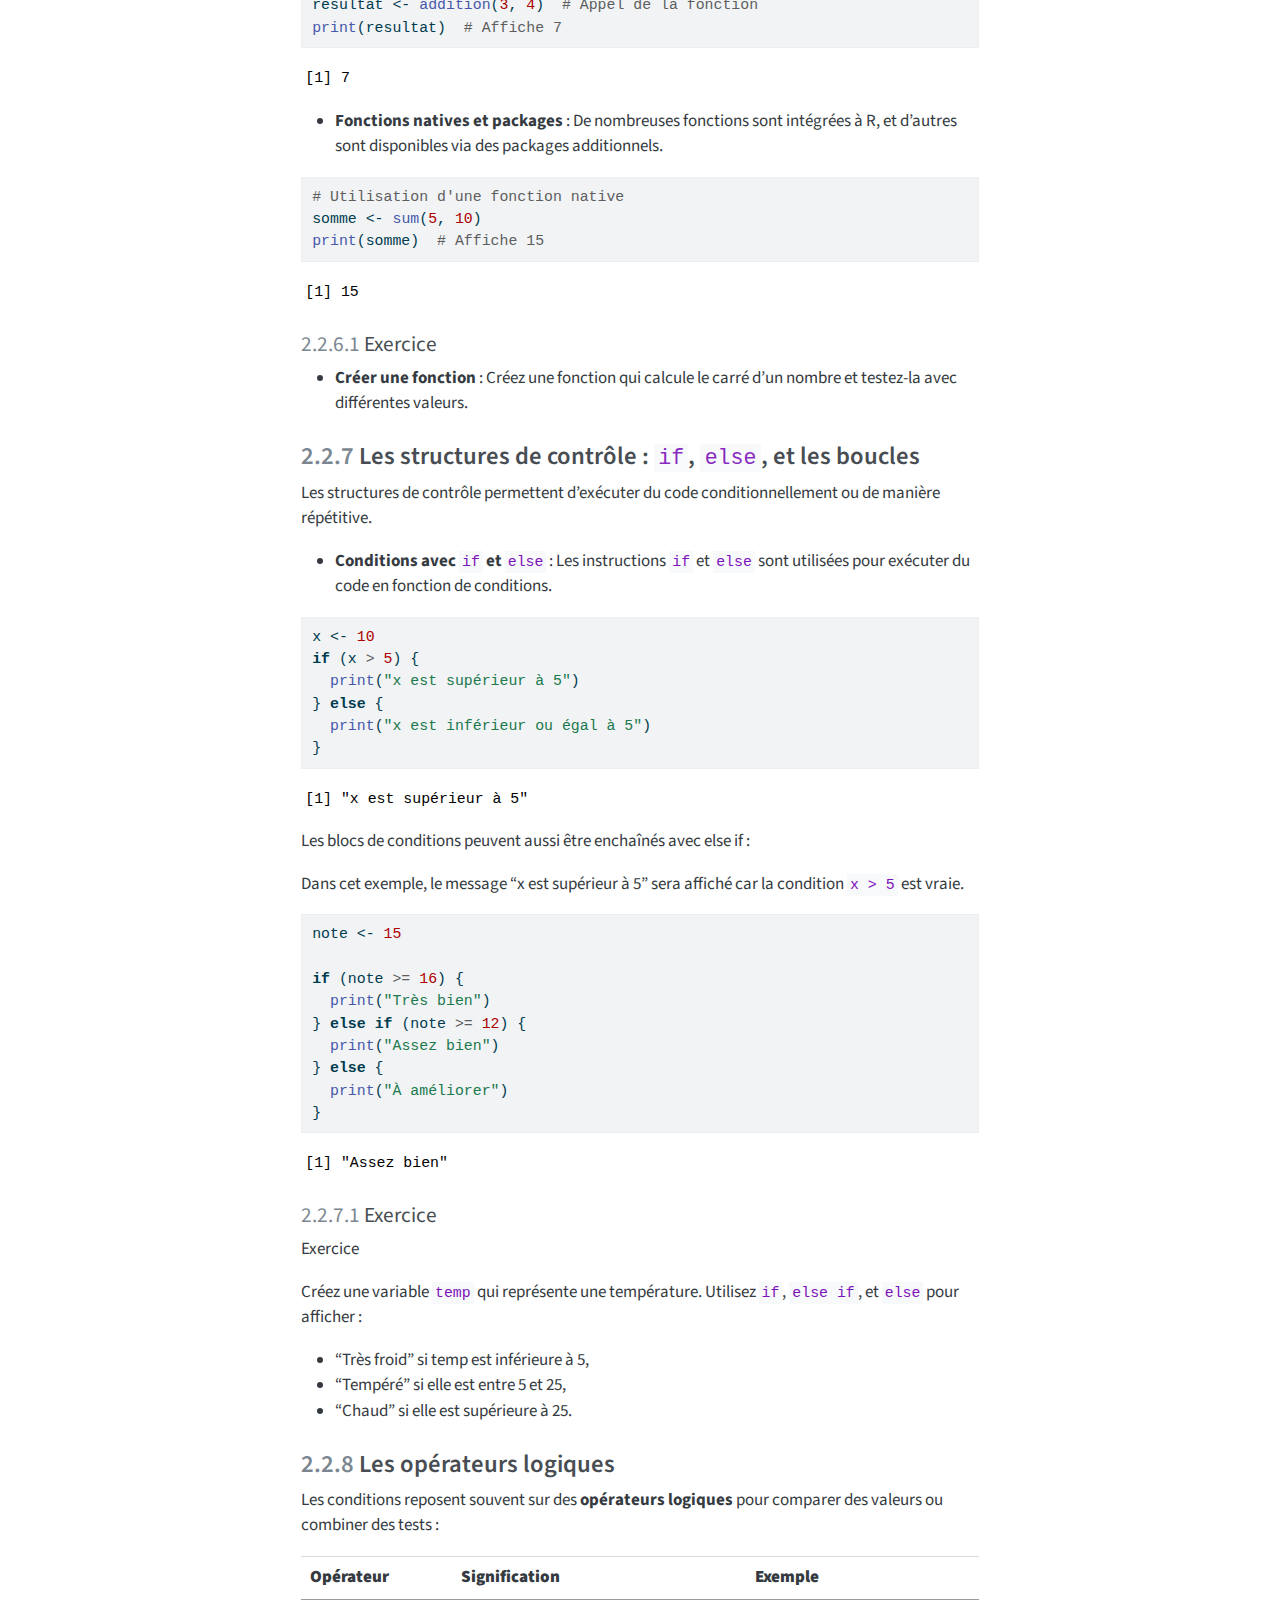
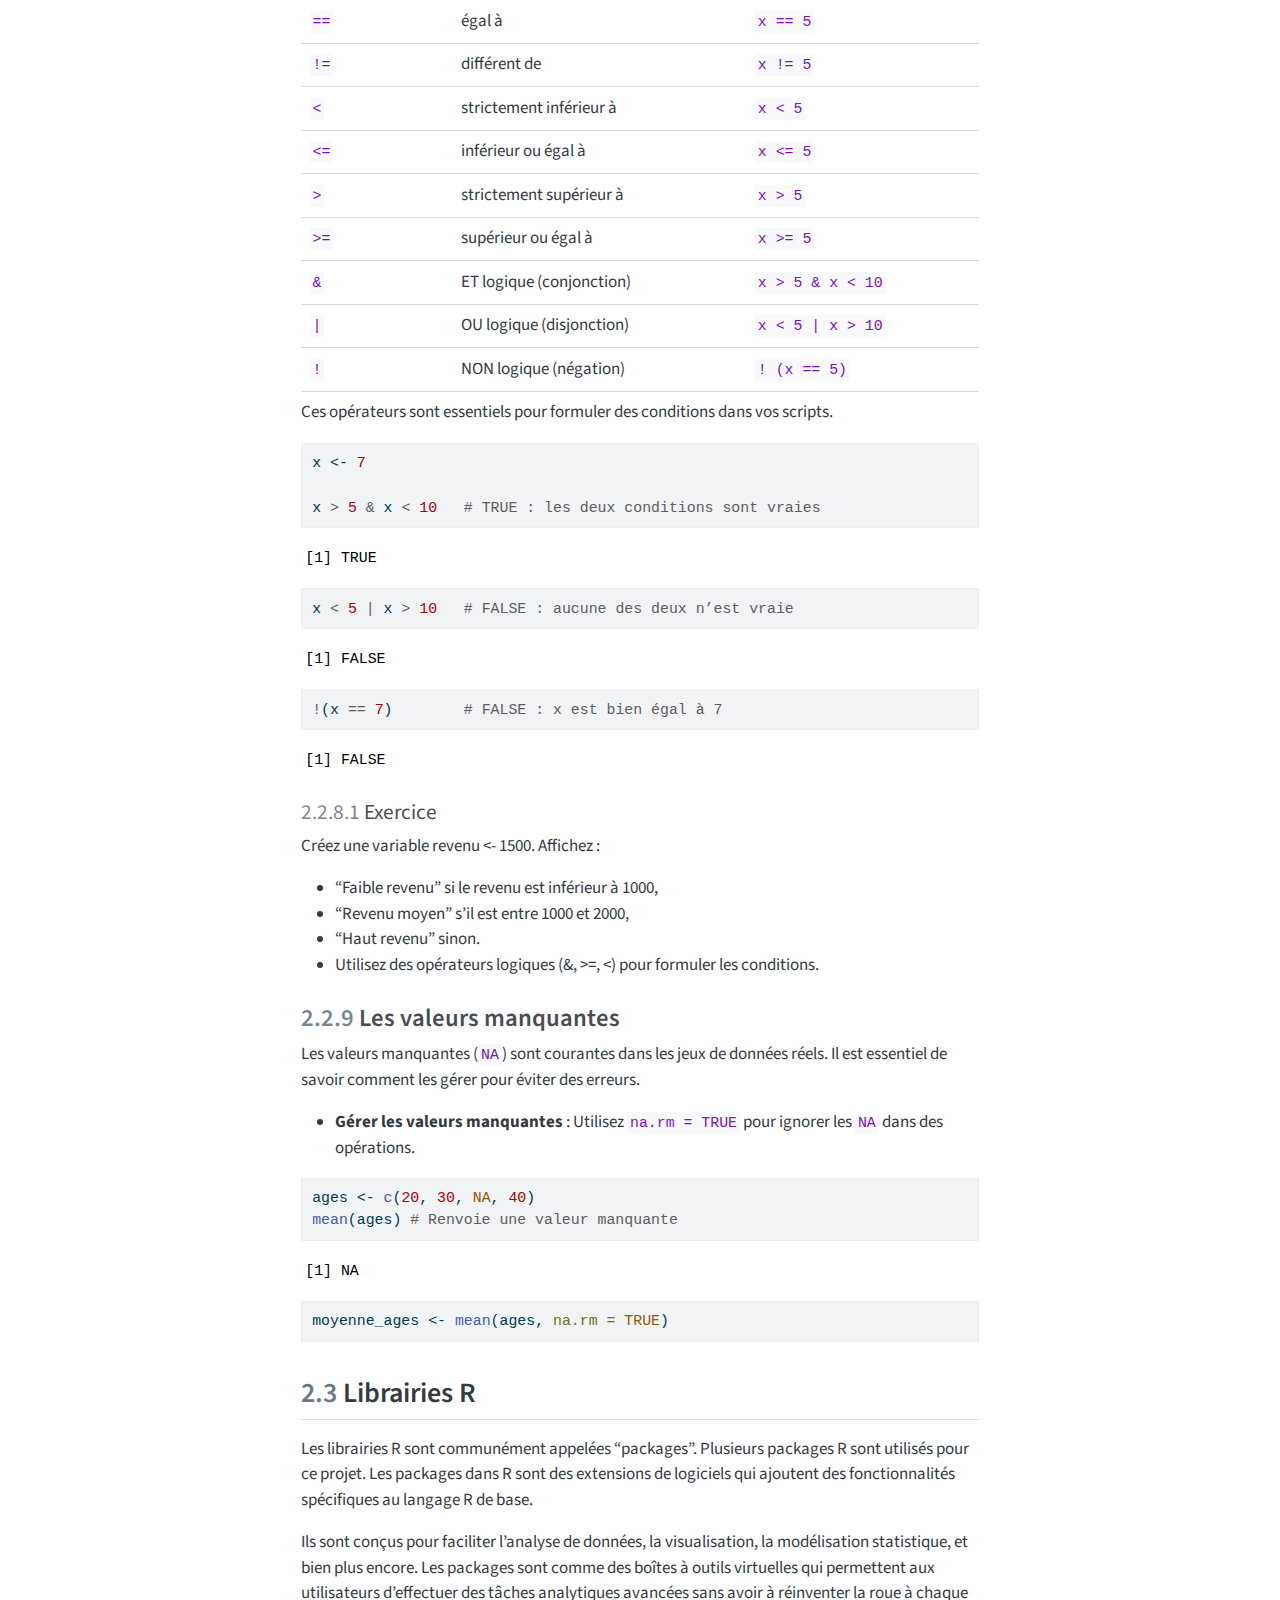
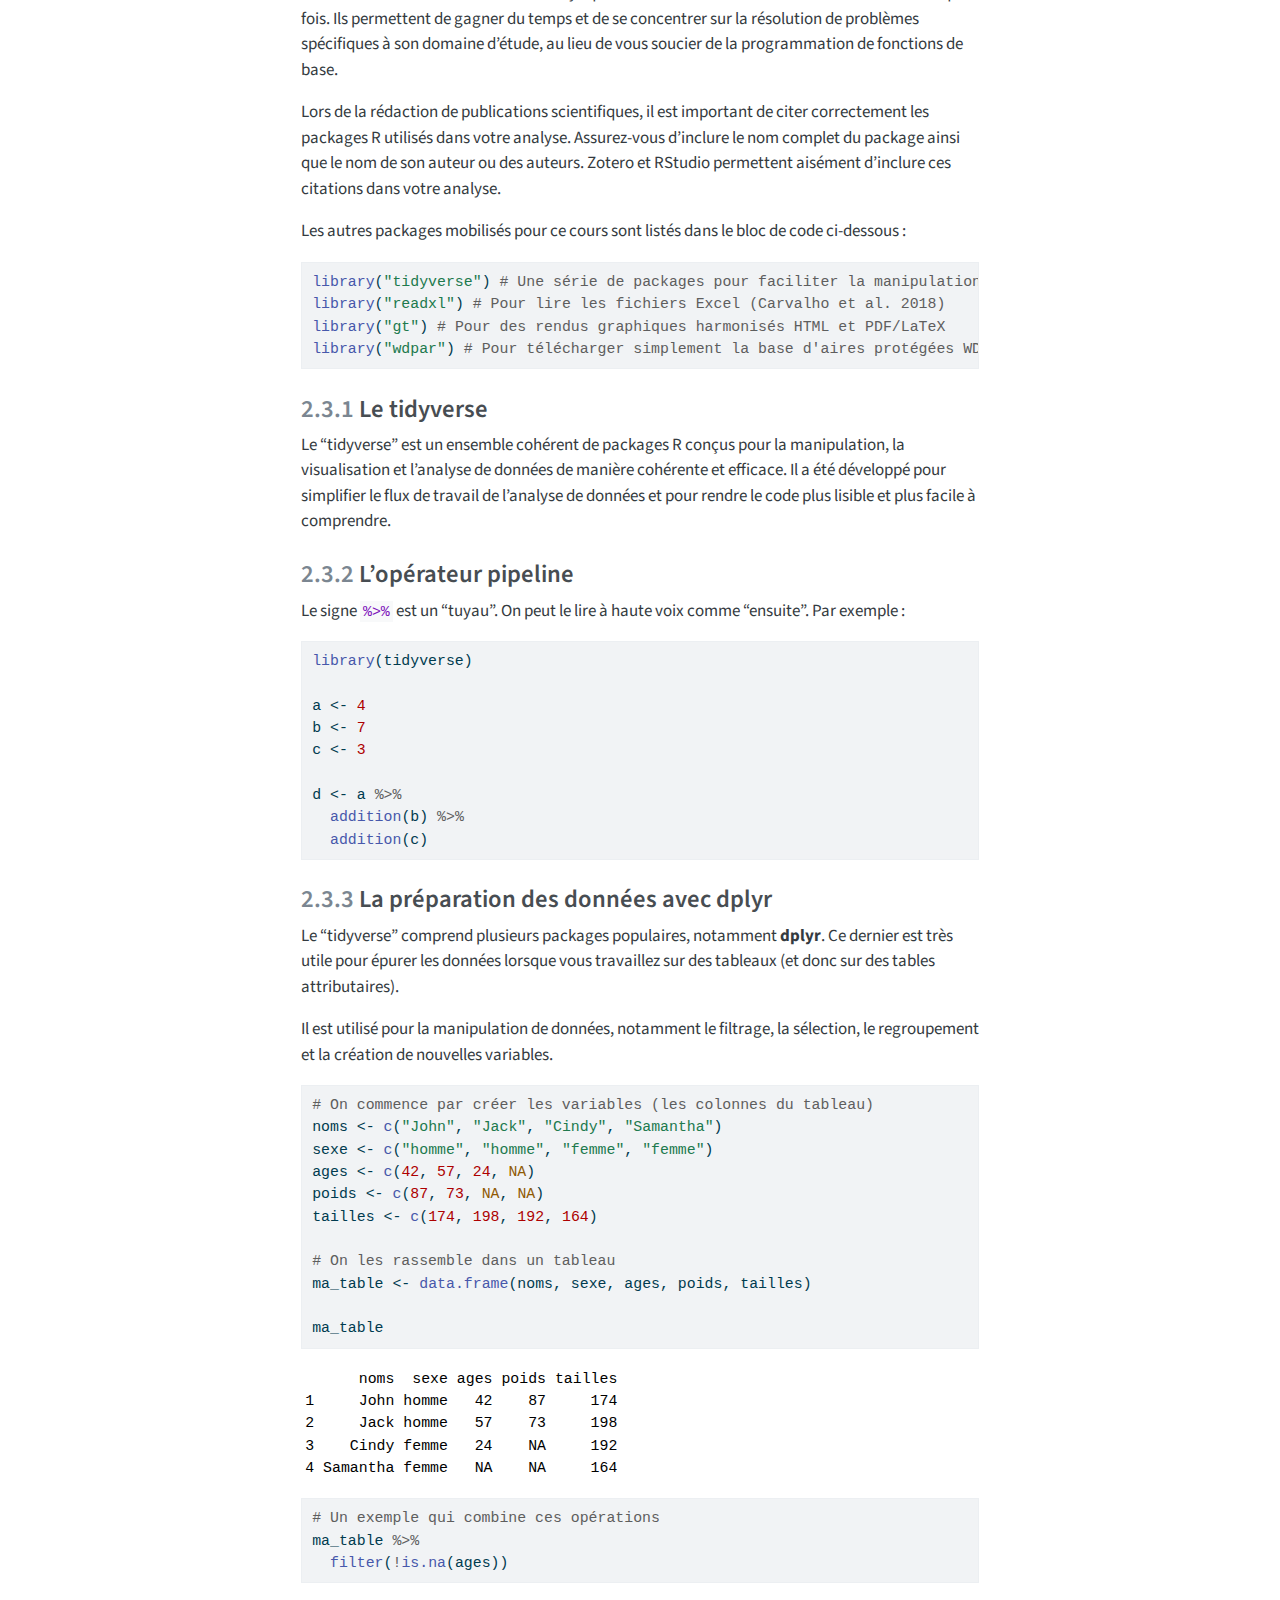
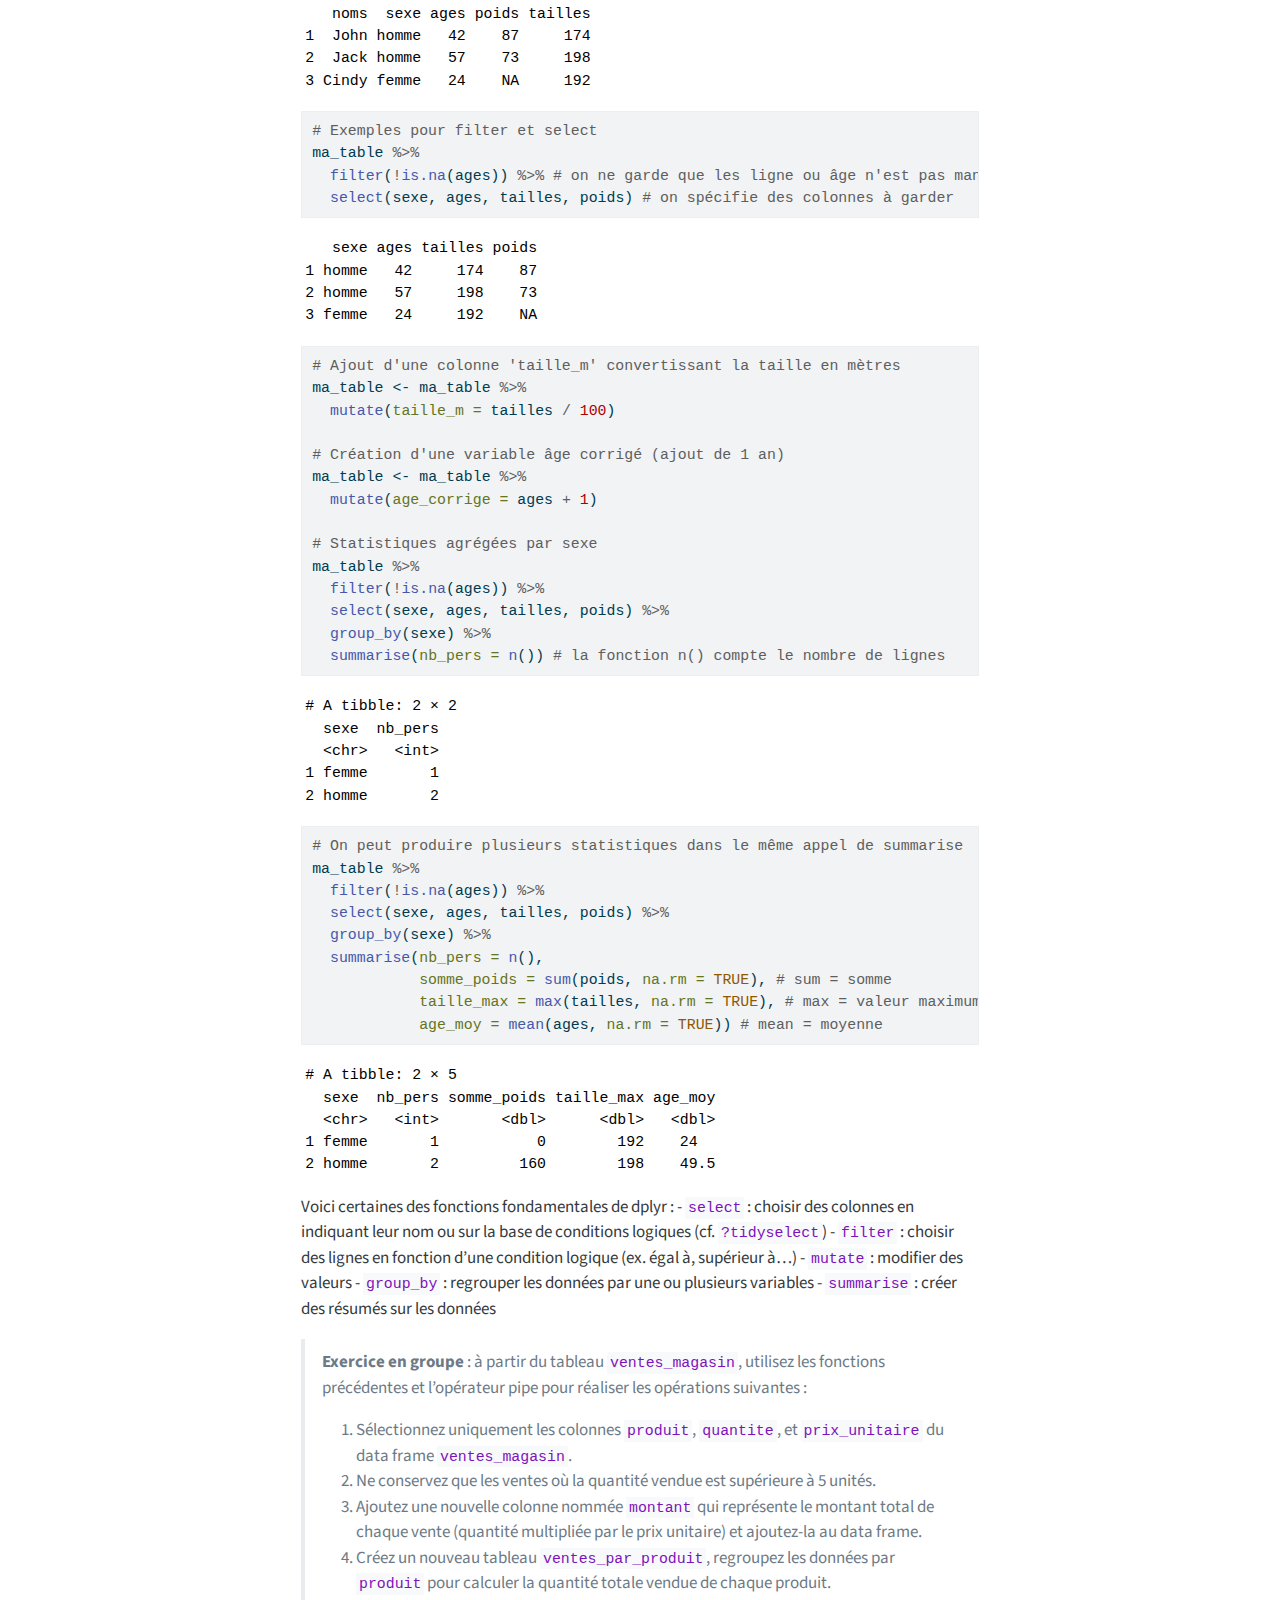
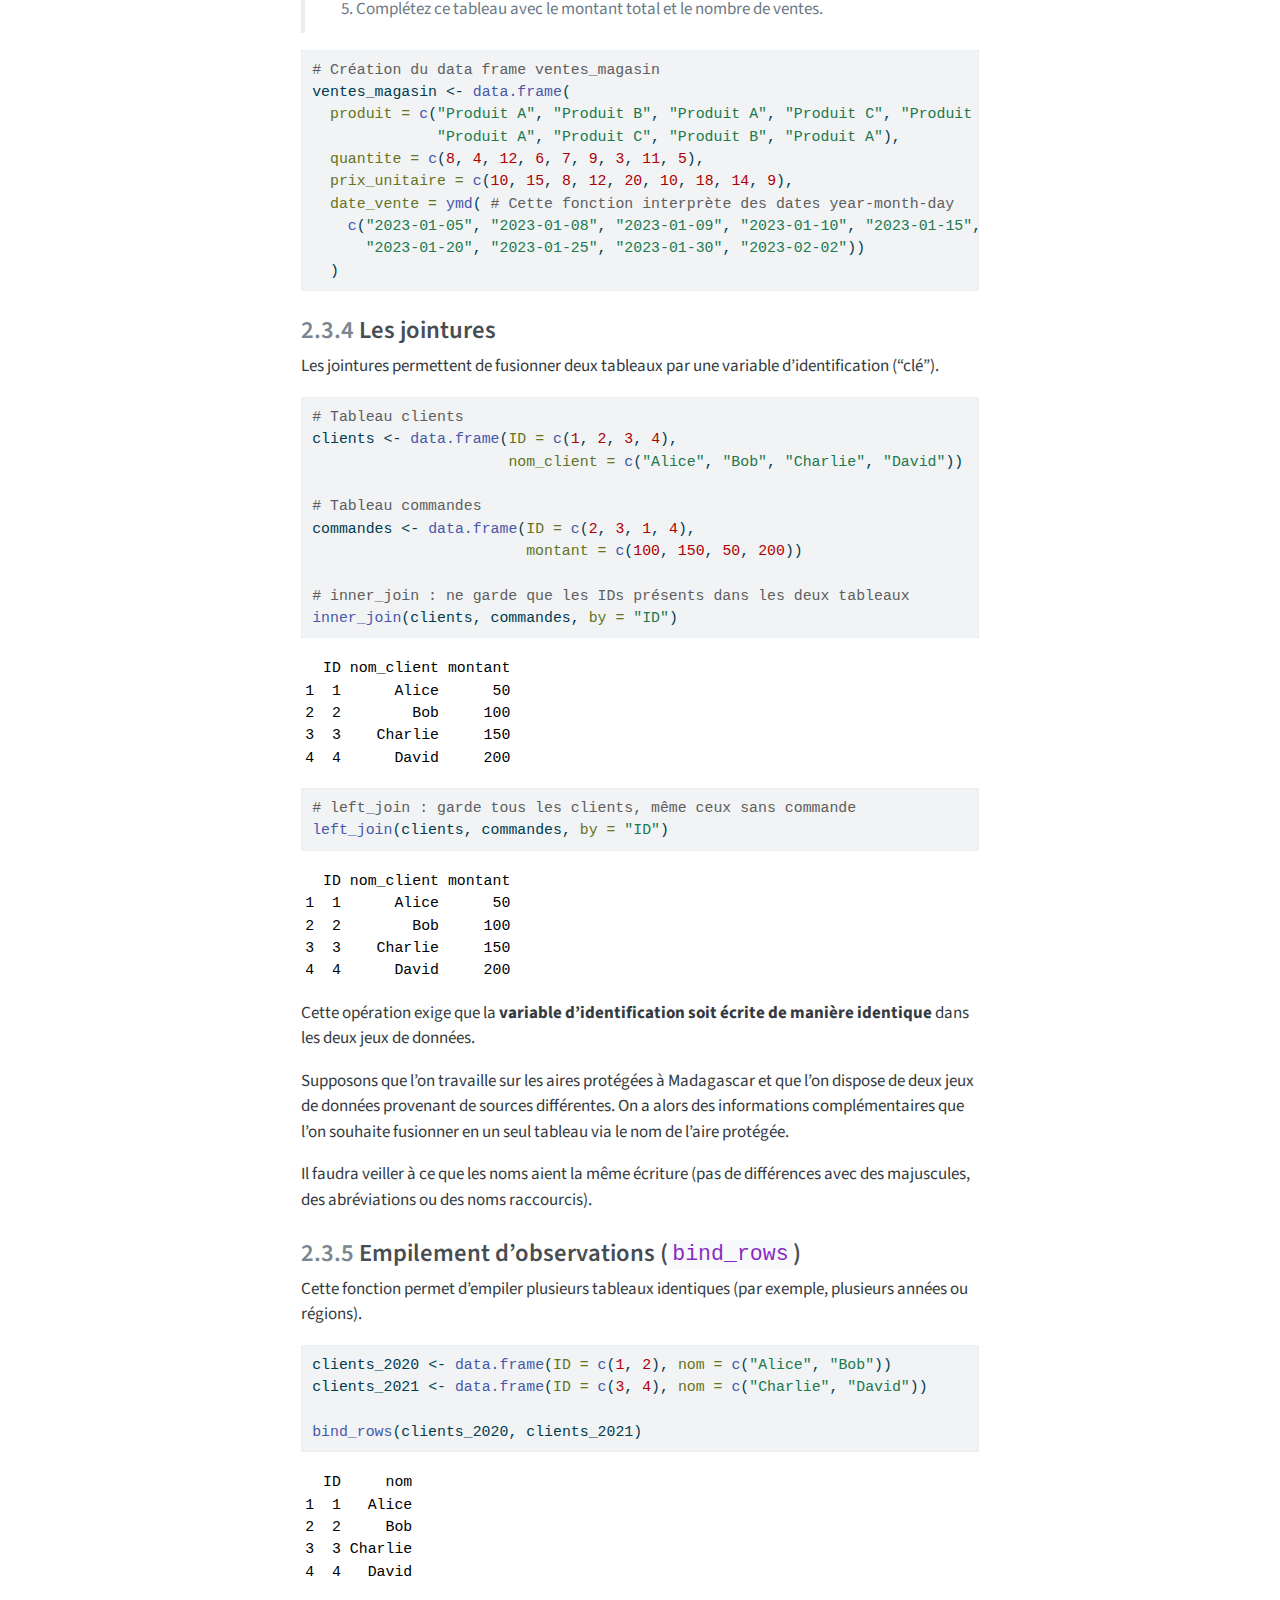
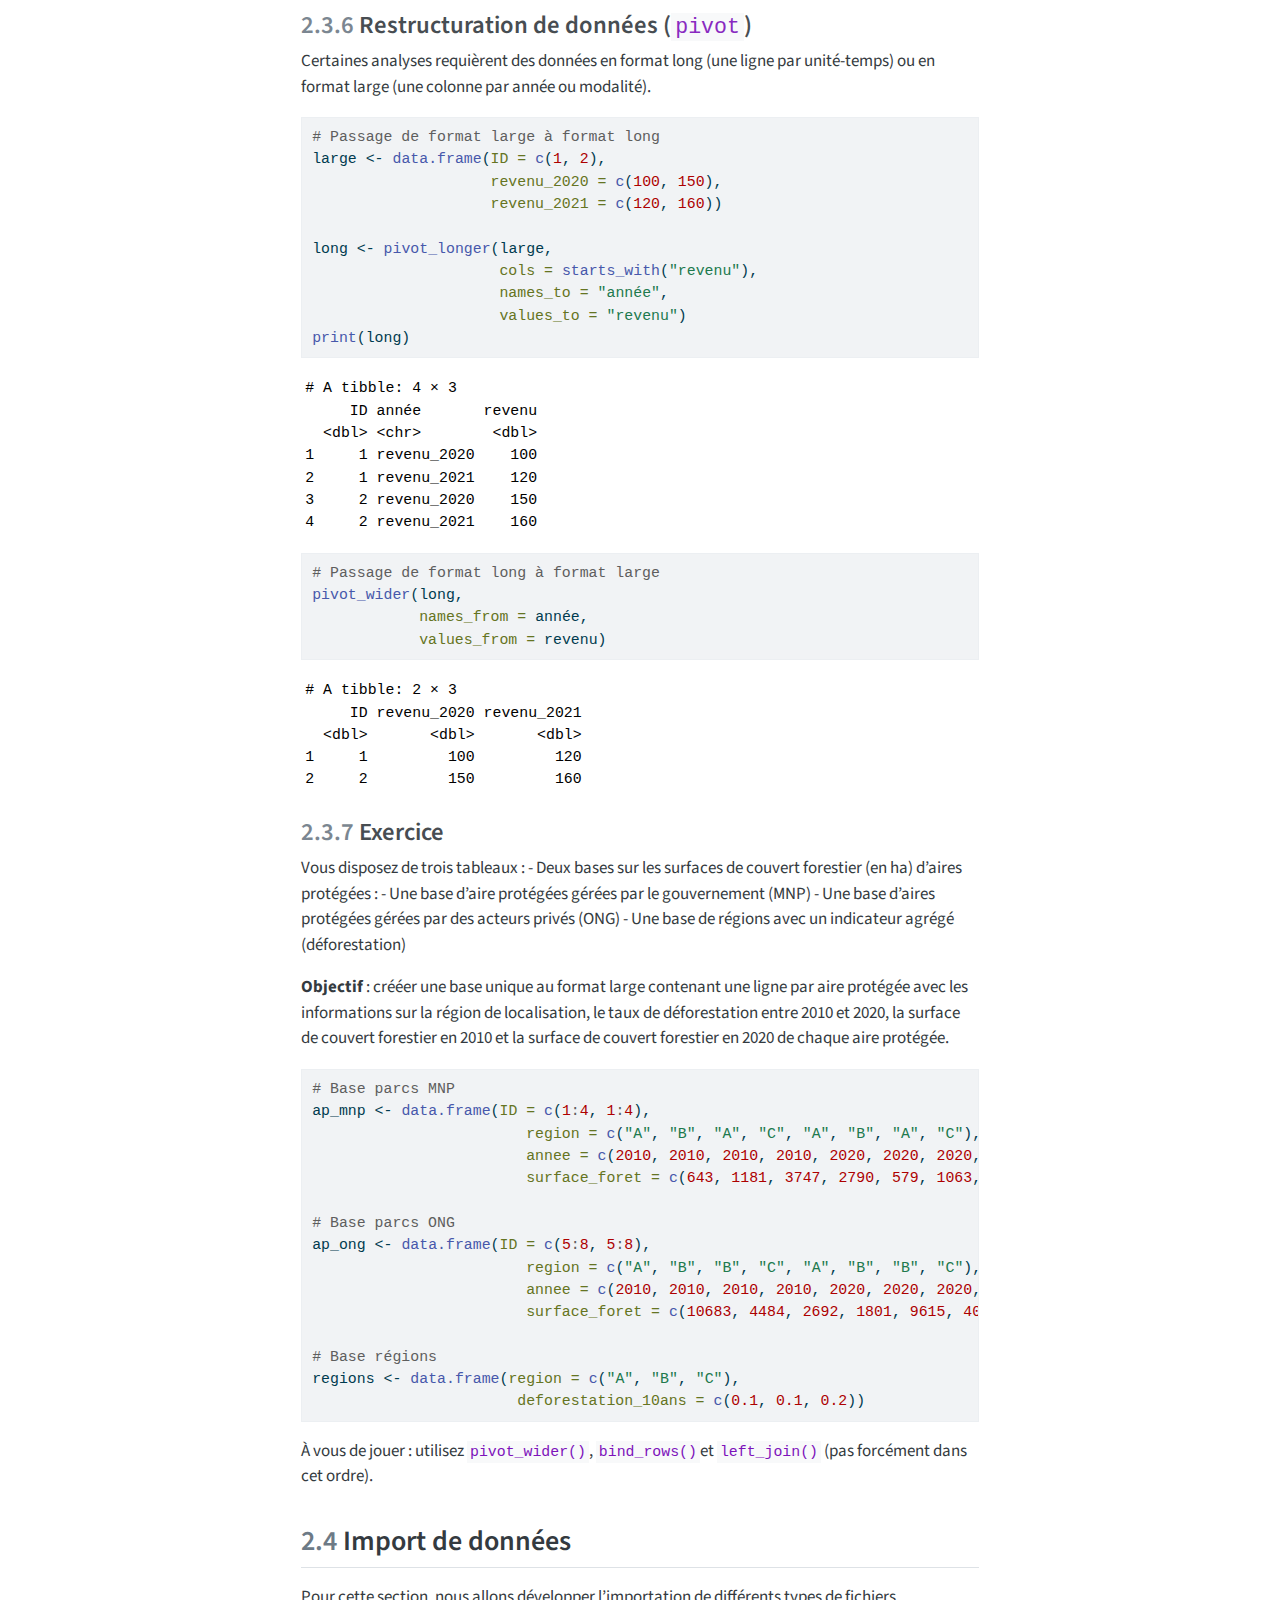
<file: docs/02_bases_R.html>
<!DOCTYPE html>
<html xmlns="http://www.w3.org/1999/xhtml" lang="en" xml:lang="en"><head>

<meta charset="utf-8">
<meta name="generator" content="quarto-1.7.31">

<meta name="viewport" content="width=device-width, initial-scale=1.0, user-scalable=yes">


<title>2&nbsp; Fondamentaux pour l’utilisation de R – Evaluation d'impact de politiques et projets</title>
<style>
code{white-space: pre-wrap;}
span.smallcaps{font-variant: small-caps;}
div.columns{display: flex; gap: min(4vw, 1.5em);}
div.column{flex: auto; overflow-x: auto;}
div.hanging-indent{margin-left: 1.5em; text-indent: -1.5em;}
ul.task-list{list-style: none;}
ul.task-list li input[type="checkbox"] {
  width: 0.8em;
  margin: 0 0.8em 0.2em -1em; /* quarto-specific, see https://github.com/quarto-dev/quarto-cli/issues/4556 */ 
  vertical-align: middle;
}
/* CSS for syntax highlighting */
html { -webkit-text-size-adjust: 100%; }
pre > code.sourceCode { white-space: pre; position: relative; }
pre > code.sourceCode > span { display: inline-block; line-height: 1.25; }
pre > code.sourceCode > span:empty { height: 1.2em; }
.sourceCode { overflow: visible; }
code.sourceCode > span { color: inherit; text-decoration: inherit; }
div.sourceCode { margin: 1em 0; }
pre.sourceCode { margin: 0; }
@media screen {
div.sourceCode { overflow: auto; }
}
@media print {
pre > code.sourceCode { white-space: pre-wrap; }
pre > code.sourceCode > span { text-indent: -5em; padding-left: 5em; }
}
pre.numberSource code
  { counter-reset: source-line 0; }
pre.numberSource code > span
  { position: relative; left: -4em; counter-increment: source-line; }
pre.numberSource code > span > a:first-child::before
  { content: counter(source-line);
    position: relative; left: -1em; text-align: right; vertical-align: baseline;
    border: none; display: inline-block;
    -webkit-touch-callout: none; -webkit-user-select: none;
    -khtml-user-select: none; -moz-user-select: none;
    -ms-user-select: none; user-select: none;
    padding: 0 4px; width: 4em;
  }
pre.numberSource { margin-left: 3em;  padding-left: 4px; }
div.sourceCode
  {   }
@media screen {
pre > code.sourceCode > span > a:first-child::before { text-decoration: underline; }
}
/* CSS for citations */
div.csl-bib-body { }
div.csl-entry {
  clear: both;
  margin-bottom: 0em;
}
.hanging-indent div.csl-entry {
  margin-left:2em;
  text-indent:-2em;
}
div.csl-left-margin {
  min-width:2em;
  float:left;
}
div.csl-right-inline {
  margin-left:2em;
  padding-left:1em;
}
div.csl-indent {
  margin-left: 2em;
}</style>


<script src="site_libs/quarto-nav/quarto-nav.js"></script>
<script src="site_libs/quarto-nav/headroom.min.js"></script>
<script src="site_libs/clipboard/clipboard.min.js"></script>
<script src="site_libs/quarto-search/autocomplete.umd.js"></script>
<script src="site_libs/quarto-search/fuse.min.js"></script>
<script src="site_libs/quarto-search/quarto-search.js"></script>
<meta name="quarto:offset" content="./">
<link href="./03_geodata.html" rel="next">
<link href="./01_introduction.html" rel="prev">
<script src="site_libs/quarto-html/quarto.js" type="module"></script>
<script src="site_libs/quarto-html/tabsets/tabsets.js" type="module"></script>
<script src="site_libs/quarto-html/popper.min.js"></script>
<script src="site_libs/quarto-html/tippy.umd.min.js"></script>
<script src="site_libs/quarto-html/anchor.min.js"></script>
<link href="site_libs/quarto-html/tippy.css" rel="stylesheet">
<link href="site_libs/quarto-html/quarto-syntax-highlighting-e1a5c8363afafaef2c763b6775fbf3ca.css" rel="stylesheet" id="quarto-text-highlighting-styles">
<script src="site_libs/bootstrap/bootstrap.min.js"></script>
<link href="site_libs/bootstrap/bootstrap-icons.css" rel="stylesheet">
<link href="site_libs/bootstrap/bootstrap-e08530d2e68e5a7077f443dafb2866fa.min.css" rel="stylesheet" append-hash="true" id="quarto-bootstrap" data-mode="light">
<script id="quarto-search-options" type="application/json">{
  "location": "sidebar",
  "copy-button": false,
  "collapse-after": 3,
  "panel-placement": "start",
  "type": "textbox",
  "limit": 50,
  "keyboard-shortcut": [
    "f",
    "/",
    "s"
  ],
  "show-item-context": false,
  "language": {
    "search-no-results-text": "No results",
    "search-matching-documents-text": "matching documents",
    "search-copy-link-title": "Copy link to search",
    "search-hide-matches-text": "Hide additional matches",
    "search-more-match-text": "more match in this document",
    "search-more-matches-text": "more matches in this document",
    "search-clear-button-title": "Clear",
    "search-text-placeholder": "",
    "search-detached-cancel-button-title": "Cancel",
    "search-submit-button-title": "Submit",
    "search-label": "Search"
  }
}</script>


</head>

<body class="nav-sidebar floating quarto-light">

<div id="quarto-search-results"></div>
  <header id="quarto-header" class="headroom fixed-top">
  <nav class="quarto-secondary-nav">
    <div class="container-fluid d-flex">
      <button type="button" class="quarto-btn-toggle btn" data-bs-toggle="collapse" role="button" data-bs-target=".quarto-sidebar-collapse-item" aria-controls="quarto-sidebar" aria-expanded="false" aria-label="Toggle sidebar navigation" onclick="if (window.quartoToggleHeadroom) { window.quartoToggleHeadroom(); }">
        <i class="bi bi-layout-text-sidebar-reverse"></i>
      </button>
        <nav class="quarto-page-breadcrumbs" aria-label="breadcrumb"><ol class="breadcrumb"><li class="breadcrumb-item"><a href="./02_bases_R.html"><span class="chapter-number">2</span>&nbsp; <span class="chapter-title">Fondamentaux pour l’utilisation de R</span></a></li></ol></nav>
        <a class="flex-grow-1" role="navigation" data-bs-toggle="collapse" data-bs-target=".quarto-sidebar-collapse-item" aria-controls="quarto-sidebar" aria-expanded="false" aria-label="Toggle sidebar navigation" onclick="if (window.quartoToggleHeadroom) { window.quartoToggleHeadroom(); }">      
        </a>
      <button type="button" class="btn quarto-search-button" aria-label="Search" onclick="window.quartoOpenSearch();">
        <i class="bi bi-search"></i>
      </button>
    </div>
  </nav>
</header>
<!-- content -->
<div id="quarto-content" class="quarto-container page-columns page-rows-contents page-layout-article">
<!-- sidebar -->
  <nav id="quarto-sidebar" class="sidebar collapse collapse-horizontal quarto-sidebar-collapse-item sidebar-navigation floating overflow-auto">
    <div class="pt-lg-2 mt-2 text-left sidebar-header">
    <div class="sidebar-title mb-0 py-0">
      <a href="./">Evaluation d’impact de politiques et projets</a> 
        <div class="sidebar-tools-main">
    <a href="https://github.com/BETSAKA/mapme_impact_training" title="Source Code" class="quarto-navigation-tool px-1" aria-label="Source Code"><i class="bi bi-github"></i></a>
</div>
    </div>
      </div>
        <div class="mt-2 flex-shrink-0 align-items-center">
        <div class="sidebar-search">
        <div id="quarto-search" class="" title="Search"></div>
        </div>
        </div>
    <div class="sidebar-menu-container"> 
    <ul class="list-unstyled mt-1">
        <li class="sidebar-item">
  <div class="sidebar-item-container"> 
  <a href="./index.html" class="sidebar-item-text sidebar-link">
 <span class="menu-text">Preface</span></a>
  </div>
</li>
        <li class="sidebar-item">
  <div class="sidebar-item-container"> 
  <a href="./00_programme.html" class="sidebar-item-text sidebar-link">
 <span class="menu-text">Programme</span></a>
  </div>
</li>
        <li class="sidebar-item">
  <div class="sidebar-item-container"> 
  <a href="./01_introduction.html" class="sidebar-item-text sidebar-link">
 <span class="menu-text"><span class="chapter-number">1</span>&nbsp; <span class="chapter-title">Introduction</span></span></a>
  </div>
</li>
        <li class="sidebar-item">
  <div class="sidebar-item-container"> 
  <a href="./02_bases_R.html" class="sidebar-item-text sidebar-link active">
 <span class="menu-text"><span class="chapter-number">2</span>&nbsp; <span class="chapter-title">Fondamentaux pour l’utilisation de R</span></span></a>
  </div>
</li>
        <li class="sidebar-item">
  <div class="sidebar-item-container"> 
  <a href="./03_geodata.html" class="sidebar-item-text sidebar-link">
 <span class="menu-text"><span class="chapter-number">3</span>&nbsp; <span class="chapter-title">Données spatiales : types et importation</span></span></a>
  </div>
</li>
        <li class="sidebar-item">
  <div class="sidebar-item-container"> 
  <a href="./04_mapme_biodiversity.html" class="sidebar-item-text sidebar-link">
 <span class="menu-text"><span class="chapter-number">4</span>&nbsp; <span class="chapter-title">L’outil mapme.biodiversity</span></span></a>
  </div>
</li>
        <li class="sidebar-item">
  <div class="sidebar-item-container"> 
  <a href="./05_experimentations_aleatoires.html" class="sidebar-item-text sidebar-link">
 <span class="menu-text"><span class="chapter-number">5</span>&nbsp; <span class="chapter-title">Expérimentations par assignation aléatoire</span></span></a>
  </div>
</li>
        <li class="sidebar-item">
  <div class="sidebar-item-container"> 
  <a href="./06_avant_apres.html" class="sidebar-item-text sidebar-link">
 <span class="menu-text"><span class="chapter-number">6</span>&nbsp; <span class="chapter-title">Comparaisons avant-après</span></span></a>
  </div>
</li>
        <li class="sidebar-item">
  <div class="sidebar-item-container"> 
  <a href="./07_unites_analyse.html" class="sidebar-item-text sidebar-link">
 <span class="menu-text"><span class="chapter-number">7</span>&nbsp; <span class="chapter-title">Clarification sur les unités d’analyse</span></span></a>
  </div>
</li>
        <li class="sidebar-item">
  <div class="sidebar-item-container"> 
  <a href="./08_appariement.html" class="sidebar-item-text sidebar-link">
 <span class="menu-text"><span class="chapter-number">8</span>&nbsp; <span class="chapter-title">Méthodes d’appariement</span></span></a>
  </div>
</li>
        <li class="sidebar-item">
  <div class="sidebar-item-container"> 
  <a href="./09_double_difference.html" class="sidebar-item-text sidebar-link">
 <span class="menu-text"><span class="chapter-number">9</span>&nbsp; <span class="chapter-title">Double différence</span></span></a>
  </div>
</li>
        <li class="sidebar-item">
  <div class="sidebar-item-container"> 
  <a href="./10_synthese.html" class="sidebar-item-text sidebar-link">
 <span class="menu-text"><span class="chapter-number">10</span>&nbsp; <span class="chapter-title">Synthèse</span></span></a>
  </div>
</li>
        <li class="sidebar-item">
  <div class="sidebar-item-container"> 
  <a href="./11_references.html" class="sidebar-item-text sidebar-link">
 <span class="menu-text">Bibliographie</span></a>
  </div>
</li>
    </ul>
    </div>
</nav>
<div id="quarto-sidebar-glass" class="quarto-sidebar-collapse-item" data-bs-toggle="collapse" data-bs-target=".quarto-sidebar-collapse-item"></div>
<!-- margin-sidebar -->
    <div id="quarto-margin-sidebar" class="sidebar margin-sidebar">
        <nav id="TOC" role="doc-toc" class="toc-active">
    <h2 id="toc-title">Table of contents</h2>
   
  <ul>
  <li><a href="#lenvironnement" id="toc-lenvironnement" class="nav-link active" data-scroll-target="#lenvironnement"><span class="header-section-number">2.1</span> L’environnement</a>
  <ul class="collapse">
  <li><a href="#différences-r-et-rstudio" id="toc-différences-r-et-rstudio" class="nav-link" data-scroll-target="#différences-r-et-rstudio"><span class="header-section-number">2.1.1</span> Différences R et Rstudio</a></li>
  <li><a href="#sources-dapprentissage" id="toc-sources-dapprentissage" class="nav-link" data-scroll-target="#sources-dapprentissage"><span class="header-section-number">2.1.2</span> Sources d’apprentissage</a></li>
  <li><a href="#interface-rstudio" id="toc-interface-rstudio" class="nav-link" data-scroll-target="#interface-rstudio"><span class="header-section-number">2.1.3</span> Interface Rstudio</a></li>
  </ul></li>
  <li><a href="#introduction-au-langage-r" id="toc-introduction-au-langage-r" class="nav-link" data-scroll-target="#introduction-au-langage-r"><span class="header-section-number">2.2</span> Introduction au langage R</a>
  <ul class="collapse">
  <li><a href="#la-lisibilité-du-code" id="toc-la-lisibilité-du-code" class="nav-link" data-scroll-target="#la-lisibilité-du-code"><span class="header-section-number">2.2.1</span> La lisibilité du code</a></li>
  <li><a href="#lassignation-création-dobjets" id="toc-lassignation-création-dobjets" class="nav-link" data-scroll-target="#lassignation-création-dobjets"><span class="header-section-number">2.2.2</span> L’assignation (création d’objets)</a></li>
  <li><a href="#les-différents-types-dobjets-en-r" id="toc-les-différents-types-dobjets-en-r" class="nav-link" data-scroll-target="#les-différents-types-dobjets-en-r"><span class="header-section-number">2.2.3</span> Les différents types d’objets en R</a></li>
  <li><a href="#les-tableaux-de-données-data.frame" id="toc-les-tableaux-de-données-data.frame" class="nav-link" data-scroll-target="#les-tableaux-de-données-data.frame"><span class="header-section-number">2.2.4</span> Les tableaux de données (<code>data.frame</code>)</a></li>
  <li><a href="#les-noms-dobjets" id="toc-les-noms-dobjets" class="nav-link" data-scroll-target="#les-noms-dobjets"><span class="header-section-number">2.2.5</span> Les noms d’objets</a></li>
  <li><a href="#les-fonctions" id="toc-les-fonctions" class="nav-link" data-scroll-target="#les-fonctions"><span class="header-section-number">2.2.6</span> Les fonctions</a></li>
  <li><a href="#les-structures-de-contrôle-if-else-et-les-boucles" id="toc-les-structures-de-contrôle-if-else-et-les-boucles" class="nav-link" data-scroll-target="#les-structures-de-contrôle-if-else-et-les-boucles"><span class="header-section-number">2.2.7</span> Les structures de contrôle : <code>if</code>, <code>else</code>, et les boucles</a></li>
  <li><a href="#les-opérateurs-logiques" id="toc-les-opérateurs-logiques" class="nav-link" data-scroll-target="#les-opérateurs-logiques"><span class="header-section-number">2.2.8</span> Les opérateurs logiques</a></li>
  <li><a href="#les-valeurs-manquantes" id="toc-les-valeurs-manquantes" class="nav-link" data-scroll-target="#les-valeurs-manquantes"><span class="header-section-number">2.2.9</span> Les valeurs manquantes</a></li>
  </ul></li>
  <li><a href="#librairies-r" id="toc-librairies-r" class="nav-link" data-scroll-target="#librairies-r"><span class="header-section-number">2.3</span> Librairies R</a>
  <ul class="collapse">
  <li><a href="#le-tidyverse" id="toc-le-tidyverse" class="nav-link" data-scroll-target="#le-tidyverse"><span class="header-section-number">2.3.1</span> Le tidyverse</a></li>
  <li><a href="#lopérateur-pipeline" id="toc-lopérateur-pipeline" class="nav-link" data-scroll-target="#lopérateur-pipeline"><span class="header-section-number">2.3.2</span> L’opérateur pipeline</a></li>
  <li><a href="#la-préparation-des-données-avec-dplyr" id="toc-la-préparation-des-données-avec-dplyr" class="nav-link" data-scroll-target="#la-préparation-des-données-avec-dplyr"><span class="header-section-number">2.3.3</span> La préparation des données avec dplyr</a></li>
  <li><a href="#les-jointures" id="toc-les-jointures" class="nav-link" data-scroll-target="#les-jointures"><span class="header-section-number">2.3.4</span> Les jointures</a></li>
  <li><a href="#empilement-dobservations-bind_rows" id="toc-empilement-dobservations-bind_rows" class="nav-link" data-scroll-target="#empilement-dobservations-bind_rows"><span class="header-section-number">2.3.5</span> Empilement d’observations (<code>bind_rows</code>)</a></li>
  <li><a href="#restructuration-de-données-pivot" id="toc-restructuration-de-données-pivot" class="nav-link" data-scroll-target="#restructuration-de-données-pivot"><span class="header-section-number">2.3.6</span> Restructuration de données (<code>pivot</code>)</a></li>
  <li><a href="#exercice-8" id="toc-exercice-8" class="nav-link" data-scroll-target="#exercice-8"><span class="header-section-number">2.3.7</span> Exercice</a></li>
  </ul></li>
  <li><a href="#import-de-données" id="toc-import-de-données" class="nav-link" data-scroll-target="#import-de-données"><span class="header-section-number">2.4</span> Import de données</a>
  <ul class="collapse">
  <li><a href="#utilisation-du-menu-interactif-de-rstudio" id="toc-utilisation-du-menu-interactif-de-rstudio" class="nav-link" data-scroll-target="#utilisation-du-menu-interactif-de-rstudio"><span class="header-section-number">2.4.1</span> Utilisation du menu interactif de RStudio</a></li>
  <li><a href="#types-de-fichiers-et-comment-les-importer-en-ligne-de-code" id="toc-types-de-fichiers-et-comment-les-importer-en-ligne-de-code" class="nav-link" data-scroll-target="#types-de-fichiers-et-comment-les-importer-en-ligne-de-code"><span class="header-section-number">2.4.2</span> Types de fichiers et comment les importer en ligne de code</a></li>
  <li><a href="#exercice-pratique" id="toc-exercice-pratique" class="nav-link" data-scroll-target="#exercice-pratique"><span class="header-section-number">2.4.3</span> Exercice pratique</a></li>
  </ul></li>
  <li><a href="#exploration-des-données-importées" id="toc-exploration-des-données-importées" class="nav-link" data-scroll-target="#exploration-des-données-importées"><span class="header-section-number">2.5</span> Exploration des données importées</a>
  <ul class="collapse">
  <li><a href="#exercice-supplémentaire" id="toc-exercice-supplémentaire" class="nav-link" data-scroll-target="#exercice-supplémentaire"><span class="header-section-number">2.5.1</span> Exercice supplémentaire</a></li>
  </ul></li>
  <li><a href="#production-de-tableaux-avec-r" id="toc-production-de-tableaux-avec-r" class="nav-link" data-scroll-target="#production-de-tableaux-avec-r"><span class="header-section-number">2.6</span> Production de tableaux avec R</a>
  <ul class="collapse">
  <li><a href="#exemple-dutilisation-de-gt" id="toc-exemple-dutilisation-de-gt" class="nav-link" data-scroll-target="#exemple-dutilisation-de-gt"><span class="header-section-number">2.6.1</span> Exemple d’utilisation de <code>gt</code></a></li>
  <li><a href="#superficie-cumulée-par-année-de-création" id="toc-superficie-cumulée-par-année-de-création" class="nav-link" data-scroll-target="#superficie-cumulée-par-année-de-création"><span class="header-section-number">2.6.2</span> Superficie cumulée par année de création</a></li>
  <li><a href="#exercice-créer-un-tableau-synthétique" id="toc-exercice-créer-un-tableau-synthétique" class="nav-link" data-scroll-target="#exercice-créer-un-tableau-synthétique"><span class="header-section-number">2.6.3</span> Exercice : Créer un tableau synthétique</a></li>
  </ul></li>
  <li><a href="#production-de-graphiques-avec-ggplot2" id="toc-production-de-graphiques-avec-ggplot2" class="nav-link" data-scroll-target="#production-de-graphiques-avec-ggplot2"><span class="header-section-number">2.7</span> Production de graphiques avec ggplot2</a>
  <ul class="collapse">
  <li><a href="#philosophie-de-la-grammaire-des-graphiques" id="toc-philosophie-de-la-grammaire-des-graphiques" class="nav-link" data-scroll-target="#philosophie-de-la-grammaire-des-graphiques"><span class="header-section-number">2.7.1</span> Philosophie de la “grammaire des graphiques”</a></li>
  <li><a href="#introduction-à-ggplot2" id="toc-introduction-à-ggplot2" class="nav-link" data-scroll-target="#introduction-à-ggplot2"><span class="header-section-number">2.7.2</span> Introduction à ggplot2</a></li>
  <li><a href="#exercice-créer-un-graphique-avec-ggplot2" id="toc-exercice-créer-un-graphique-avec-ggplot2" class="nav-link" data-scroll-target="#exercice-créer-un-graphique-avec-ggplot2"><span class="header-section-number">2.7.3</span> Exercice : Créer un graphique avec ggplot2</a></li>
  </ul></li>
  </ul>
</nav>
    </div>
<!-- main -->
<main class="content" id="quarto-document-content">

<header id="title-block-header" class="quarto-title-block default">
<div class="quarto-title">
<h1 class="title"><span id="sec-fondamentaux" class="quarto-section-identifier"><span class="chapter-number">2</span>&nbsp; <span class="chapter-title">Fondamentaux pour l’utilisation de R</span></span></h1>
</div>



<div class="quarto-title-meta">

    
  
    
  </div>
  


</header>


<section id="lenvironnement" class="level2" data-number="2.1">
<h2 data-number="2.1" class="anchored" data-anchor-id="lenvironnement"><span class="header-section-number">2.1</span> L’environnement</h2>
<section id="différences-r-et-rstudio" class="level3" data-number="2.1.1">
<h3 data-number="2.1.1" class="anchored" data-anchor-id="différences-r-et-rstudio"><span class="header-section-number">2.1.1</span> Différences R et Rstudio</h3>
<p>R est un <strong>langage de programmation</strong> open source spécialisé dans la statistique et l’analyse des données. Il a été créé pour fournir un environnement convivial pour la manipulation, l’analyse et la visualisation des données.Il existe d’autres langages de programmation comme Python, JavaScript, Java, C++, etc.</p>
<p>R est utilisé pour effectuer des opérations statistiques, faire de la modélisation, créer des graphiques et effectuer des analyses de données complexes.</p>
<p>R est extrêmement flexible et extensible grâce à des packages R, qui ajoutent des fonctionnalités supplémentaires.</p>
<p>RStudio est un <strong>environnement de développement intégré (IDE)</strong> conçu spécifiquement pour travailler avec le langage R. C’est un logiciel qui fournit une interface utilisateur plus conviviale pour écrire, exécuter et gérer des scripts R. Il existe d’autres IDE, comme Visual Studio Code ou Jupyter Notebook.</p>
<p>RStudio inclut un éditeur de texte avec coloration syntaxique, un gestionnaire de packages, des fenêtres pour l’affichage des graphiques et des données, et bien d’autres fonctionnalités pour améliorer la productivité des utilisateurs R.</p>
<p>En somme, R est le langage de programmation sous-jacent pour l’analyse des données, tandis que RStudio est un environnement de développement qui facilite l’utilisation de R.</p>
<p><a href="https://posit.co/download/rstudio-desktop/">Cette page</a> fournit des liens pour télécharger R et RStudio afin de les installer sur son ordinateur.</p>
</section>
<section id="sources-dapprentissage" class="level3" data-number="2.1.2">
<h3 data-number="2.1.2" class="anchored" data-anchor-id="sources-dapprentissage"><span class="header-section-number">2.1.2</span> Sources d’apprentissage</h3>
<p>Il existe de plusieurs ressources en français pour apprendre à coder sur R. Nous vous recommandons en particulier :</p>
<ul>
<li><a href="https://juba.github.io/tidyverse/index.html">Introduction à R et au Tidyverse</a> <span class="citation" data-cites="barnier2022">(<a href="11_references.html#ref-barnier2022" role="doc-biblioref">Barnier 2022</a>)</span> <a href="https://larmarange.github.io/guide-R/">Guide-R: Guide pour l’analyse de données d’enquêtes avec R</a> <span class="citation" data-cites="larmarange2024">(<a href="11_references.html#ref-larmarange2024" role="doc-biblioref">Larmarange 2024</a>)</span></li>
<li><a href="https://www.book.utilitr.org/index.html">utilitR: documentation collaborative sur R de l’INSEE</a> <span class="citation" data-cites="utilitr:2022">(<a href="11_references.html#ref-utilitr:2022" role="doc-biblioref">Galiana and Meslin 2022</a>)</span></li>
</ul>
<p>Les bonnes ressources anglophones gratuites sont très nombreuses et faciles à trouver sur Internet. Le grand classique est <strong>R for data science</strong>, de Grolemund et Wickham <span class="citation" data-cites="grolemund2022">(<a href="11_references.html#ref-grolemund2022" role="doc-biblioref">2022</a>)</span>. On se focalise ici avec deux autres qui sont le plus en lien avec nos sujets :</p>
<ul>
<li><a href="https://r.geocompx.org/">Geocomputation with R, a book on geographic data analysis,visualization and modeling</a> <span class="citation" data-cites="lovelace2022">(<a href="11_references.html#ref-lovelace2022" role="doc-biblioref">Lovelace, Nowosad, and Muenchow 2022</a>)</span>.</li>
<li><a href="https://mapme-initiative.github.io/mapme.biodiversity/index.html">Mapme.biodiversity: Efficient Monitoring of Global Biodiversity Portfolios</a> <span class="citation" data-cites="görgen2022">(<a href="11_references.html#ref-görgen2022" role="doc-biblioref">Görgen and Bhandari 2022</a>)</span></li>
</ul>
<p>N’hésitez pas à chercher directement sur le Web en cas de problème. Vous serez souvent conduits vers les forums stackoverflow ou RStudio, qui sont aussi des ressources très précieuses pour résoudre des problèmes très spécifiques.</p>
<p>Pour un apprentissage interactif, vous pouvez également utiliser <strong>ChatGPT</strong>. Cet outil basé sur l’intelligence artificielle s’avère particulièrement utile pour les débutants qui ont besoin de support personnalisé ou pour les utilisateurs avancés comme assistant de programmation pour structurer des chaînes de traitement ou aider avec les problèmes les plus courants. Attention toutefois car il arrive régulièrement à ChatGPT “d’halluciner” des réponses lorsqu’il s’agit de questions très spécifiques.</p>
<p>Pour vous retrouver parmi la multitude de packages existants, il existe une ressource précieuse en ligne : <strong>CRAN Task View</strong> (https://cran.r-project.org/web/views/). Ce registre fournit des recommandations sur les packages présents sur CRAN adaptés à un sujet spécifique.</p>
<p>Il existe également de superbes cheat-sheet (“antisèches”) qui récapitulent les principales ressource :</p>
<ul>
<li>https://iqss.github.io/dss-workshops/R/Rintro/base-r-cheat-sheet.pdf</li>
<li>https://rstudio.github.io/cheatsheets/</li>
</ul>
</section>
<section id="interface-rstudio" class="level3" data-number="2.1.3">
<h3 data-number="2.1.3" class="anchored" data-anchor-id="interface-rstudio"><span class="header-section-number">2.1.3</span> Interface Rstudio</h3>
<p><img src="figs/R_interface_colored.png" class="img-fluid"></p>
<p>A : fenêtre script/source B : console C : environnement D : explorateur</p>
<p>La <strong>fenêtre de script</strong> permet d’éditer les fichiers scripts en vue d’éxécuter le code.</p>
<p>La <strong>console</strong> est la fênetre où s’éxécute le code et où on peut directement taper des commandes. Il n’est pas obligatoire de passer par la fenêtre de script.</p>
<p>Le signe “&gt;” dans votre console est appelé “invite de commande” ou “prompt”. C’est le symbole que la console utilise pour indiquer qu’elle est prête à recevoir des commandes ou des instructions de l’utilisateur. Une fois que vous voyez cet invite, vous pouvez commencer à entrer des commandes en utilisant le langage R. Après avoir entré une commande, vous appuyez sur Entrée pour l’exécuter.</p>
<p>L’<strong>environnement</strong> rassemble des fonctionnalités pour suivre le fonctionnement de R, en faisant notamment apparaître les différents objets générés par notre script.</p>
<p>L’<strong>explorateur</strong> permet de connaître les fichiers de notre ordinateur, de visualiser les rendus graphiques et cartographiqus, les différentes librairies et l’aide pour l’utilisation de ces dernières.</p>
</section>
</section>
<section id="introduction-au-langage-r" class="level2" data-number="2.2">
<h2 data-number="2.2" class="anchored" data-anchor-id="introduction-au-langage-r"><span class="header-section-number">2.2</span> Introduction au langage R</h2>
<p>R est un langage de programmation puissant et flexible, particulièrement adapté pour l’analyse de données et la statistique. Cette section couvre les bases du langage R, en fournissant une introduction aux concepts fondamentaux tels que les objets, les types de données, les fonctions, et les bonnes pratiques de codage. Ce guide est conçu pour vous aider à acquérir les bases nécessaires pour écrire du code efficace et lisible.</p>
<section id="la-lisibilité-du-code" class="level3" data-number="2.2.1">
<h3 data-number="2.2.1" class="anchored" data-anchor-id="la-lisibilité-du-code"><span class="header-section-number">2.2.1</span> La lisibilité du code</h3>
<p>La lisibilité du code est cruciale pour comprendre ce qu’un script fait, surtout après une certaine période ou lorsqu’on travaille en équipe.</p>
<ul>
<li><strong>Espaces autour des opérateurs</strong> : Utilisez des espaces autour des opérateurs pour améliorer la lisibilité.</li>
</ul>
<div class="cell">
<div class="sourceCode cell-code" id="cb1"><pre class="sourceCode r code-with-copy"><code class="sourceCode r"><span id="cb1-1"><a href="#cb1-1" aria-hidden="true" tabindex="-1"></a><span class="co"># Mauvaise lisibilité</span></span>
<span id="cb1-2"><a href="#cb1-2" aria-hidden="true" tabindex="-1"></a>total<span class="ot">&lt;-</span><span class="dv">10</span><span class="sc">+</span><span class="dv">2</span></span>
<span id="cb1-3"><a href="#cb1-3" aria-hidden="true" tabindex="-1"></a></span>
<span id="cb1-4"><a href="#cb1-4" aria-hidden="true" tabindex="-1"></a><span class="co"># Bonne lisibilité</span></span>
<span id="cb1-5"><a href="#cb1-5" aria-hidden="true" tabindex="-1"></a>total <span class="ot">&lt;-</span> <span class="dv">10</span> <span class="sc">+</span> <span class="dv">2</span></span></code><button title="Copy to Clipboard" class="code-copy-button"><i class="bi"></i></button></pre></div>
</div>
<ul>
<li><strong>Commentaires clairs</strong> : En R, un commentaire commence par le symbole <code>#</code>. Tout ce qui est écrit après <code>#</code> sur la même ligne ne sera pas exécuté. Utilisez des commentaires pour expliquer des parties de code complexes ou des étapes importantes.</li>
</ul>
<div class="cell">
<div class="sourceCode cell-code" id="cb2"><pre class="sourceCode r code-with-copy"><code class="sourceCode r"><span id="cb2-1"><a href="#cb2-1" aria-hidden="true" tabindex="-1"></a><span class="co"># Calcul du total des deux valeurs</span></span>
<span id="cb2-2"><a href="#cb2-2" aria-hidden="true" tabindex="-1"></a>total <span class="ot">&lt;-</span> <span class="dv">10</span> <span class="sc">+</span> <span class="dv">2</span>  <span class="co"># Ajout de 10 et 2</span></span></code><button title="Copy to Clipboard" class="code-copy-button"><i class="bi"></i></button></pre></div>
</div>
<ul>
<li><strong>Utilisation des parenthèses</strong> : Pour les expressions complexes, utilisez des parenthèses afin de rendre l’ordre des opérations explicite.</li>
</ul>
<div class="cell">
<div class="sourceCode cell-code" id="cb3"><pre class="sourceCode r code-with-copy"><code class="sourceCode r"><span id="cb3-1"><a href="#cb3-1" aria-hidden="true" tabindex="-1"></a><span class="co"># Utilisation des parenthèses pour clarifier l'ordre des opérations</span></span>
<span id="cb3-2"><a href="#cb3-2" aria-hidden="true" tabindex="-1"></a>resultat <span class="ot">&lt;-</span> (<span class="dv">10</span> <span class="sc">+</span> <span class="dv">2</span>) <span class="sc">*</span> (<span class="dv">5</span> <span class="sc">/</span> <span class="dv">14</span>) <span class="sc">-</span> (<span class="dv">2</span> <span class="sc">*</span> <span class="dv">2</span>)</span></code><button title="Copy to Clipboard" class="code-copy-button"><i class="bi"></i></button></pre></div>
</div>
<section id="exercice" class="level4" data-number="2.2.1.1">
<h4 data-number="2.2.1.1" class="anchored" data-anchor-id="exercice"><span class="header-section-number">2.2.1.1</span> Exercice</h4>
<ul>
<li><strong>Améliorer la lisibilité</strong> : Reprenez le code suivant et améliorez sa lisibilité en ajoutant des espaces et des commentaires appropriés.</li>
</ul>
<div class="cell">
<div class="sourceCode cell-code" id="cb4"><pre class="sourceCode r code-with-copy"><code class="sourceCode r"><span id="cb4-1"><a href="#cb4-1" aria-hidden="true" tabindex="-1"></a>resultat<span class="ot">&lt;-</span><span class="dv">5</span><span class="sc">*</span>(<span class="dv">3</span><span class="sc">+</span><span class="dv">2</span>)<span class="sc">-</span><span class="dv">1</span></span></code><button title="Copy to Clipboard" class="code-copy-button"><i class="bi"></i></button></pre></div>
</div>
</section>
</section>
<section id="lassignation-création-dobjets" class="level3" data-number="2.2.2">
<h3 data-number="2.2.2" class="anchored" data-anchor-id="lassignation-création-dobjets"><span class="header-section-number">2.2.2</span> L’assignation (création d’objets)</h3>
<p>En R, on utilise <code>&lt;-</code> pour assigner une valeur à un objet. Cette assignation permet de créer des variables et de les réutiliser plus tard. L’opérateur <code>&lt;-</code> est spécifique à R, mais il est possible d’utiliser <code>=</code> dans certains cas. Cependant, <code>&lt;-</code> est la convention généralement acceptée en R pour éviter toute ambiguïté.</p>
<ul>
<li><strong>Nommer les objets de manière explicite</strong> : Choisissez des noms explicites pour les objets afin de comprendre leur rôle dans le code.</li>
</ul>
<div class="cell">
<div class="sourceCode cell-code" id="cb5"><pre class="sourceCode r code-with-copy"><code class="sourceCode r"><span id="cb5-1"><a href="#cb5-1" aria-hidden="true" tabindex="-1"></a><span class="co"># Assignation d'une valeur</span></span>
<span id="cb5-2"><a href="#cb5-2" aria-hidden="true" tabindex="-1"></a>moyenne_hauteur <span class="ot">&lt;-</span> <span class="dv">170</span>  <span class="co"># Hauteur moyenne en cm</span></span></code><button title="Copy to Clipboard" class="code-copy-button"><i class="bi"></i></button></pre></div>
</div>
<ul>
<li><strong>Réassignation des valeurs</strong> : Lorsque vous réassignez une valeur à un objet, la valeur précédente est perdue.</li>
</ul>
<div class="cell">
<div class="sourceCode cell-code" id="cb6"><pre class="sourceCode r code-with-copy"><code class="sourceCode r"><span id="cb6-1"><a href="#cb6-1" aria-hidden="true" tabindex="-1"></a>x <span class="ot">&lt;-</span> <span class="dv">2</span></span>
<span id="cb6-2"><a href="#cb6-2" aria-hidden="true" tabindex="-1"></a>x <span class="ot">&lt;-</span> <span class="dv">5</span>  <span class="co"># La valeur de x est maintenant 5</span></span></code><button title="Copy to Clipboard" class="code-copy-button"><i class="bi"></i></button></pre></div>
</div>
<ul>
<li><strong>Suppression d’un objet</strong> : Pour libérer la mémoire, vous pouvez supprimer un objet avec <code>rm()</code>.</li>
</ul>
<div class="cell">
<div class="sourceCode cell-code" id="cb7"><pre class="sourceCode r code-with-copy"><code class="sourceCode r"><span id="cb7-1"><a href="#cb7-1" aria-hidden="true" tabindex="-1"></a><span class="fu">rm</span>(x)  <span class="co"># Supprime l'objet x</span></span></code><button title="Copy to Clipboard" class="code-copy-button"><i class="bi"></i></button></pre></div>
</div>
<section id="exercice-1" class="level4" data-number="2.2.2.1">
<h4 data-number="2.2.2.1" class="anchored" data-anchor-id="exercice-1"><span class="header-section-number">2.2.2.1</span> Exercice</h4>
<ul>
<li><strong>Créer et réassigner des objets</strong> : Créez un objet <code>age</code> et assignez-lui une valeur, puis modifiez cette valeur. Supprimez ensuite l’objet.</li>
</ul>
</section>
</section>
<section id="les-différents-types-dobjets-en-r" class="level3" data-number="2.2.3">
<h3 data-number="2.2.3" class="anchored" data-anchor-id="les-différents-types-dobjets-en-r"><span class="header-section-number">2.2.3</span> Les différents types d’objets en R</h3>
<p>R utilise différents types d’objets pour stocker des données, chacun ayant ses spécificités.</p>
<ul>
<li><strong>Chaînes de caractères</strong> : Les chaînes de caractères sont délimitées par des guillemets.</li>
</ul>
<div class="cell">
<div class="sourceCode cell-code" id="cb8"><pre class="sourceCode r code-with-copy"><code class="sourceCode r"><span id="cb8-1"><a href="#cb8-1" aria-hidden="true" tabindex="-1"></a>nom <span class="ot">&lt;-</span> <span class="st">"Alice"</span></span>
<span id="cb8-2"><a href="#cb8-2" aria-hidden="true" tabindex="-1"></a><span class="fu">print</span>(nom)  <span class="co"># Affiche "Alice"</span></span></code><button title="Copy to Clipboard" class="code-copy-button"><i class="bi"></i></button></pre></div>
<div class="cell-output cell-output-stdout">
<pre><code>[1] "Alice"</code></pre>
</div>
</div>
<ul>
<li><strong>Vecteurs</strong> : Les vecteurs sont des objets qui contiennent plusieurs valeurs de même type.</li>
</ul>
<div class="cell">
<div class="sourceCode cell-code" id="cb10"><pre class="sourceCode r code-with-copy"><code class="sourceCode r"><span id="cb10-1"><a href="#cb10-1" aria-hidden="true" tabindex="-1"></a><span class="co"># Création d'un vecteur de tailles</span></span>
<span id="cb10-2"><a href="#cb10-2" aria-hidden="true" tabindex="-1"></a>tailles <span class="ot">&lt;-</span> <span class="fu">c</span>(<span class="dv">156</span>, <span class="dv">164</span>, <span class="dv">197</span>, <span class="dv">147</span>, <span class="dv">173</span>)</span>
<span id="cb10-3"><a href="#cb10-3" aria-hidden="true" tabindex="-1"></a>tailles_m <span class="ot">&lt;-</span> tailles <span class="sc">/</span> <span class="dv">100</span>  <span class="co"># Conversion en mètres</span></span></code><button title="Copy to Clipboard" class="code-copy-button"><i class="bi"></i></button></pre></div>
</div>
<p>Les opérations peuvent être appliquées à l’ensemble des valeurs d’un vecteur.</p>
<div class="cell">
<div class="sourceCode cell-code" id="cb11"><pre class="sourceCode r code-with-copy"><code class="sourceCode r"><span id="cb11-1"><a href="#cb11-1" aria-hidden="true" tabindex="-1"></a>tailles_m <span class="sc">+</span> <span class="fl">0.1</span>  <span class="co"># Ajoute 0,1 m à chaque valeur du vecteur</span></span></code><button title="Copy to Clipboard" class="code-copy-button"><i class="bi"></i></button></pre></div>
<div class="cell-output cell-output-stdout">
<pre><code>[1] 1.66 1.74 2.07 1.57 1.83</code></pre>
</div>
</div>
<section id="exercice-2" class="level4" data-number="2.2.3.1">
<h4 data-number="2.2.3.1" class="anchored" data-anchor-id="exercice-2"><span class="header-section-number">2.2.3.1</span> Exercice</h4>
<ul>
<li><strong>Manipuler des vecteurs</strong> : Créez un vecteur de 5 poids en kilogrammes. Convertissez-les en grammes.</li>
</ul>
</section>
</section>
<section id="les-tableaux-de-données-data.frame" class="level3" data-number="2.2.4">
<h3 data-number="2.2.4" class="anchored" data-anchor-id="les-tableaux-de-données-data.frame"><span class="header-section-number">2.2.4</span> Les tableaux de données (<code>data.frame</code>)</h3>
<p>Les <code>data.frame</code> sont des structures de données très courantes qui permettent de stocker des colonnes de types variés.</p>
<ul>
<li><strong>Création d’un <code>data.frame</code></strong> : Combinez des vecteurs de même longueur pour créer un tableau de données.</li>
</ul>
<div class="cell">
<div class="sourceCode cell-code" id="cb13"><pre class="sourceCode r code-with-copy"><code class="sourceCode r"><span id="cb13-1"><a href="#cb13-1" aria-hidden="true" tabindex="-1"></a>noms <span class="ot">&lt;-</span> <span class="fu">c</span>(<span class="st">"Alice"</span>, <span class="st">"Bob"</span>, <span class="st">"Charlie"</span>)</span>
<span id="cb13-2"><a href="#cb13-2" aria-hidden="true" tabindex="-1"></a>ages <span class="ot">&lt;-</span> <span class="fu">c</span>(<span class="dv">25</span>, <span class="dv">30</span>, <span class="dv">35</span>)</span>
<span id="cb13-3"><a href="#cb13-3" aria-hidden="true" tabindex="-1"></a>tableau <span class="ot">&lt;-</span> <span class="fu">data.frame</span>(noms, ages)</span>
<span id="cb13-4"><a href="#cb13-4" aria-hidden="true" tabindex="-1"></a><span class="fu">print</span>(tableau)</span></code><button title="Copy to Clipboard" class="code-copy-button"><i class="bi"></i></button></pre></div>
<div class="cell-output cell-output-stdout">
<pre><code>     noms ages
1   Alice   25
2     Bob   30
3 Charlie   35</code></pre>
</div>
</div>
<ul>
<li><strong>Accéder aux colonnes</strong> : Utilisez <code>$</code> pour accéder à une colonne spécifique d’un <code>data.frame</code>.</li>
</ul>
<div class="cell">
<div class="sourceCode cell-code" id="cb15"><pre class="sourceCode r code-with-copy"><code class="sourceCode r"><span id="cb15-1"><a href="#cb15-1" aria-hidden="true" tabindex="-1"></a>tableau<span class="sc">$</span>ages  <span class="co"># Accède à la colonne 'ages'</span></span></code><button title="Copy to Clipboard" class="code-copy-button"><i class="bi"></i></button></pre></div>
<div class="cell-output cell-output-stdout">
<pre><code>[1] 25 30 35</code></pre>
</div>
</div>
<section id="exercice-3" class="level4" data-number="2.2.4.1">
<h4 data-number="2.2.4.1" class="anchored" data-anchor-id="exercice-3"><span class="header-section-number">2.2.4.1</span> Exercice</h4>
<ul>
<li><strong>Créer un <code>data.frame</code></strong> : Créez un <code>data.frame</code> avec des noms, des âges et des tailles, puis affichez uniquement la colonne des tailles.</li>
</ul>
</section>
</section>
<section id="les-noms-dobjets" class="level3" data-number="2.2.5">
<h3 data-number="2.2.5" class="anchored" data-anchor-id="les-noms-dobjets"><span class="header-section-number">2.2.5</span> Les noms d’objets</h3>
<p>Les noms des objets doivent être choisis avec soin pour qu’ils soient compréhensibles et explicites.</p>
<ul>
<li><strong>Convention d’écriture</strong> : Utilisez le <code>snake_case</code> pour nommer vos objets (par exemple, <code>moyenne_age</code>).</li>
<li><strong>Éviter les majuscules et caractères spéciaux</strong> : Les majuscules peuvent prêter à confusion, car R est sensible à la casse.</li>
</ul>
<div class="cell">
<div class="sourceCode cell-code" id="cb17"><pre class="sourceCode r code-with-copy"><code class="sourceCode r"><span id="cb17-1"><a href="#cb17-1" aria-hidden="true" tabindex="-1"></a><span class="co"># Mauvaise pratique</span></span>
<span id="cb17-2"><a href="#cb17-2" aria-hidden="true" tabindex="-1"></a>T1 <span class="ot">&lt;-</span> <span class="dv">100</span></span>
<span id="cb17-3"><a href="#cb17-3" aria-hidden="true" tabindex="-1"></a></span>
<span id="cb17-4"><a href="#cb17-4" aria-hidden="true" tabindex="-1"></a><span class="co"># Bonne pratique</span></span>
<span id="cb17-5"><a href="#cb17-5" aria-hidden="true" tabindex="-1"></a>temperature_moyenne <span class="ot">&lt;-</span> <span class="dv">100</span></span></code><button title="Copy to Clipboard" class="code-copy-button"><i class="bi"></i></button></pre></div>
</div>
<section id="exercice-4" class="level4" data-number="2.2.5.1">
<h4 data-number="2.2.5.1" class="anchored" data-anchor-id="exercice-4"><span class="header-section-number">2.2.5.1</span> Exercice</h4>
<ul>
<li><strong>Nommer des objets</strong> : Créez des objets pour représenter la température et la pression, en respectant les bonnes pratiques de nommage.</li>
</ul>
</section>
</section>
<section id="les-fonctions" class="level3" data-number="2.2.6">
<h3 data-number="2.2.6" class="anchored" data-anchor-id="les-fonctions"><span class="header-section-number">2.2.6</span> Les fonctions</h3>
<p>Les fonctions sont des ensembles d’instructions qui effectuent des tâches spécifiques. Elles permettent de réutiliser du code facilement.</p>
<ul>
<li><strong>Créer une fonction</strong> : Utilisez le mot-clé <code>function</code> pour créer une fonction.</li>
</ul>
<div class="cell">
<div class="sourceCode cell-code" id="cb18"><pre class="sourceCode r code-with-copy"><code class="sourceCode r"><span id="cb18-1"><a href="#cb18-1" aria-hidden="true" tabindex="-1"></a><span class="co"># Fonction qui additionne deux nombres</span></span>
<span id="cb18-2"><a href="#cb18-2" aria-hidden="true" tabindex="-1"></a>addition <span class="ot">&lt;-</span> <span class="cf">function</span>(x, y) {</span>
<span id="cb18-3"><a href="#cb18-3" aria-hidden="true" tabindex="-1"></a>  <span class="fu">return</span>(x <span class="sc">+</span> y)</span>
<span id="cb18-4"><a href="#cb18-4" aria-hidden="true" tabindex="-1"></a>}</span>
<span id="cb18-5"><a href="#cb18-5" aria-hidden="true" tabindex="-1"></a></span>
<span id="cb18-6"><a href="#cb18-6" aria-hidden="true" tabindex="-1"></a>resultat <span class="ot">&lt;-</span> <span class="fu">addition</span>(<span class="dv">3</span>, <span class="dv">4</span>)  <span class="co"># Appel de la fonction</span></span>
<span id="cb18-7"><a href="#cb18-7" aria-hidden="true" tabindex="-1"></a><span class="fu">print</span>(resultat)  <span class="co"># Affiche 7</span></span></code><button title="Copy to Clipboard" class="code-copy-button"><i class="bi"></i></button></pre></div>
<div class="cell-output cell-output-stdout">
<pre><code>[1] 7</code></pre>
</div>
</div>
<ul>
<li><strong>Fonctions natives et packages</strong> : De nombreuses fonctions sont intégrées à R, et d’autres sont disponibles via des packages additionnels.</li>
</ul>
<div class="cell">
<div class="sourceCode cell-code" id="cb20"><pre class="sourceCode r code-with-copy"><code class="sourceCode r"><span id="cb20-1"><a href="#cb20-1" aria-hidden="true" tabindex="-1"></a><span class="co"># Utilisation d'une fonction native</span></span>
<span id="cb20-2"><a href="#cb20-2" aria-hidden="true" tabindex="-1"></a>somme <span class="ot">&lt;-</span> <span class="fu">sum</span>(<span class="dv">5</span>, <span class="dv">10</span>)</span>
<span id="cb20-3"><a href="#cb20-3" aria-hidden="true" tabindex="-1"></a><span class="fu">print</span>(somme)  <span class="co"># Affiche 15</span></span></code><button title="Copy to Clipboard" class="code-copy-button"><i class="bi"></i></button></pre></div>
<div class="cell-output cell-output-stdout">
<pre><code>[1] 15</code></pre>
</div>
</div>
<section id="exercice-5" class="level4" data-number="2.2.6.1">
<h4 data-number="2.2.6.1" class="anchored" data-anchor-id="exercice-5"><span class="header-section-number">2.2.6.1</span> Exercice</h4>
<ul>
<li><strong>Créer une fonction</strong> : Créez une fonction qui calcule le carré d’un nombre et testez-la avec différentes valeurs.</li>
</ul>
</section>
</section>
<section id="les-structures-de-contrôle-if-else-et-les-boucles" class="level3" data-number="2.2.7">
<h3 data-number="2.2.7" class="anchored" data-anchor-id="les-structures-de-contrôle-if-else-et-les-boucles"><span class="header-section-number">2.2.7</span> Les structures de contrôle : <code>if</code>, <code>else</code>, et les boucles</h3>
<p>Les structures de contrôle permettent d’exécuter du code conditionnellement ou de manière répétitive.</p>
<ul>
<li><strong>Conditions avec <code>if</code> et <code>else</code></strong> : Les instructions <code>if</code> et <code>else</code> sont utilisées pour exécuter du code en fonction de conditions.</li>
</ul>
<div class="cell">
<div class="sourceCode cell-code" id="cb22"><pre class="sourceCode r code-with-copy"><code class="sourceCode r"><span id="cb22-1"><a href="#cb22-1" aria-hidden="true" tabindex="-1"></a>x <span class="ot">&lt;-</span> <span class="dv">10</span></span>
<span id="cb22-2"><a href="#cb22-2" aria-hidden="true" tabindex="-1"></a><span class="cf">if</span> (x <span class="sc">&gt;</span> <span class="dv">5</span>) {</span>
<span id="cb22-3"><a href="#cb22-3" aria-hidden="true" tabindex="-1"></a>  <span class="fu">print</span>(<span class="st">"x est supérieur à 5"</span>)</span>
<span id="cb22-4"><a href="#cb22-4" aria-hidden="true" tabindex="-1"></a>} <span class="cf">else</span> {</span>
<span id="cb22-5"><a href="#cb22-5" aria-hidden="true" tabindex="-1"></a>  <span class="fu">print</span>(<span class="st">"x est inférieur ou égal à 5"</span>)</span>
<span id="cb22-6"><a href="#cb22-6" aria-hidden="true" tabindex="-1"></a>}</span></code><button title="Copy to Clipboard" class="code-copy-button"><i class="bi"></i></button></pre></div>
<div class="cell-output cell-output-stdout">
<pre><code>[1] "x est supérieur à 5"</code></pre>
</div>
</div>
<p>Les blocs de conditions peuvent aussi être enchaînés avec else if :</p>
<p>Dans cet exemple, le message “x est supérieur à 5” sera affiché car la condition <code>x &gt; 5</code> est vraie.</p>
<div class="cell">
<div class="sourceCode cell-code" id="cb24"><pre class="sourceCode r code-with-copy"><code class="sourceCode r"><span id="cb24-1"><a href="#cb24-1" aria-hidden="true" tabindex="-1"></a>note <span class="ot">&lt;-</span> <span class="dv">15</span></span>
<span id="cb24-2"><a href="#cb24-2" aria-hidden="true" tabindex="-1"></a></span>
<span id="cb24-3"><a href="#cb24-3" aria-hidden="true" tabindex="-1"></a><span class="cf">if</span> (note <span class="sc">&gt;=</span> <span class="dv">16</span>) {</span>
<span id="cb24-4"><a href="#cb24-4" aria-hidden="true" tabindex="-1"></a>  <span class="fu">print</span>(<span class="st">"Très bien"</span>)</span>
<span id="cb24-5"><a href="#cb24-5" aria-hidden="true" tabindex="-1"></a>} <span class="cf">else</span> <span class="cf">if</span> (note <span class="sc">&gt;=</span> <span class="dv">12</span>) {</span>
<span id="cb24-6"><a href="#cb24-6" aria-hidden="true" tabindex="-1"></a>  <span class="fu">print</span>(<span class="st">"Assez bien"</span>)</span>
<span id="cb24-7"><a href="#cb24-7" aria-hidden="true" tabindex="-1"></a>} <span class="cf">else</span> {</span>
<span id="cb24-8"><a href="#cb24-8" aria-hidden="true" tabindex="-1"></a>  <span class="fu">print</span>(<span class="st">"À améliorer"</span>)</span>
<span id="cb24-9"><a href="#cb24-9" aria-hidden="true" tabindex="-1"></a>}</span></code><button title="Copy to Clipboard" class="code-copy-button"><i class="bi"></i></button></pre></div>
<div class="cell-output cell-output-stdout">
<pre><code>[1] "Assez bien"</code></pre>
</div>
</div>
<section id="exercice-6" class="level4" data-number="2.2.7.1">
<h4 data-number="2.2.7.1" class="anchored" data-anchor-id="exercice-6"><span class="header-section-number">2.2.7.1</span> Exercice</h4>
<p>Exercice</p>
<p>Créez une variable <code>temp</code> qui représente une température. Utilisez <code>if</code>, <code>else if</code>, et <code>else</code> pour afficher :</p>
<ul>
<li>“Très froid” si temp est inférieure à 5,</li>
<li>“Tempéré” si elle est entre 5 et 25,</li>
<li>“Chaud” si elle est supérieure à 25.</li>
</ul>
</section>
</section>
<section id="les-opérateurs-logiques" class="level3" data-number="2.2.8">
<h3 data-number="2.2.8" class="anchored" data-anchor-id="les-opérateurs-logiques"><span class="header-section-number">2.2.8</span> Les opérateurs logiques</h3>
<p>Les conditions reposent souvent sur des <strong>opérateurs logiques</strong> pour comparer des valeurs ou combiner des tests :</p>
<table class="caption-top table">
<thead>
<tr class="header">
<th><strong>Opérateur</strong></th>
<th><strong>Signification</strong></th>
<th><strong>Exemple</strong></th>
</tr>
</thead>
<tbody>
<tr class="odd">
<td><code>==</code></td>
<td>égal à</td>
<td><code>x == 5</code></td>
</tr>
<tr class="even">
<td><code>!=</code></td>
<td>différent de</td>
<td><code>x != 5</code></td>
</tr>
<tr class="odd">
<td><code>&lt;</code></td>
<td>strictement inférieur à</td>
<td><code>x &lt; 5</code></td>
</tr>
<tr class="even">
<td><code>&lt;=</code></td>
<td>inférieur ou égal à</td>
<td><code>x &lt;= 5</code></td>
</tr>
<tr class="odd">
<td><code>&gt;</code></td>
<td>strictement supérieur à</td>
<td><code>x &gt; 5</code></td>
</tr>
<tr class="even">
<td><code>&gt;=</code></td>
<td>supérieur ou égal à</td>
<td><code>x &gt;= 5</code></td>
</tr>
<tr class="odd">
<td><code>&amp;</code></td>
<td>ET logique (conjonction)</td>
<td><code>x &gt; 5 &amp; x &lt; 10</code></td>
</tr>
<tr class="even">
<td><code>|</code></td>
<td>OU logique (disjonction)</td>
<td><code>x &lt; 5 | x &gt; 10</code></td>
</tr>
<tr class="odd">
<td><code>!</code></td>
<td>NON logique (négation)</td>
<td><code>! (x == 5)</code></td>
</tr>
</tbody>
</table>
<p>Ces opérateurs sont essentiels pour formuler des conditions dans vos scripts.</p>
<div class="cell">
<div class="sourceCode cell-code" id="cb26"><pre class="sourceCode r code-with-copy"><code class="sourceCode r"><span id="cb26-1"><a href="#cb26-1" aria-hidden="true" tabindex="-1"></a>x <span class="ot">&lt;-</span> <span class="dv">7</span></span>
<span id="cb26-2"><a href="#cb26-2" aria-hidden="true" tabindex="-1"></a></span>
<span id="cb26-3"><a href="#cb26-3" aria-hidden="true" tabindex="-1"></a>x <span class="sc">&gt;</span> <span class="dv">5</span> <span class="sc">&amp;</span> x <span class="sc">&lt;</span> <span class="dv">10</span>   <span class="co"># TRUE : les deux conditions sont vraies</span></span></code><button title="Copy to Clipboard" class="code-copy-button"><i class="bi"></i></button></pre></div>
<div class="cell-output cell-output-stdout">
<pre><code>[1] TRUE</code></pre>
</div>
<div class="sourceCode cell-code" id="cb28"><pre class="sourceCode r code-with-copy"><code class="sourceCode r"><span id="cb28-1"><a href="#cb28-1" aria-hidden="true" tabindex="-1"></a>x <span class="sc">&lt;</span> <span class="dv">5</span> <span class="sc">|</span> x <span class="sc">&gt;</span> <span class="dv">10</span>   <span class="co"># FALSE : aucune des deux n’est vraie</span></span></code><button title="Copy to Clipboard" class="code-copy-button"><i class="bi"></i></button></pre></div>
<div class="cell-output cell-output-stdout">
<pre><code>[1] FALSE</code></pre>
</div>
<div class="sourceCode cell-code" id="cb30"><pre class="sourceCode r code-with-copy"><code class="sourceCode r"><span id="cb30-1"><a href="#cb30-1" aria-hidden="true" tabindex="-1"></a><span class="sc">!</span>(x <span class="sc">==</span> <span class="dv">7</span>)        <span class="co"># FALSE : x est bien égal à 7</span></span></code><button title="Copy to Clipboard" class="code-copy-button"><i class="bi"></i></button></pre></div>
<div class="cell-output cell-output-stdout">
<pre><code>[1] FALSE</code></pre>
</div>
</div>
<section id="exercice-7" class="level4" data-number="2.2.8.1">
<h4 data-number="2.2.8.1" class="anchored" data-anchor-id="exercice-7"><span class="header-section-number">2.2.8.1</span> Exercice</h4>
<p>Créez une variable revenu &lt;- 1500. Affichez :</p>
<ul>
<li>“Faible revenu” si le revenu est inférieur à 1000,</li>
<li>“Revenu moyen” s’il est entre 1000 et 2000,</li>
<li>“Haut revenu” sinon.</li>
<li>Utilisez des opérateurs logiques (&amp;, &gt;=, &lt;) pour formuler les conditions.</li>
</ul>
</section>
</section>
<section id="les-valeurs-manquantes" class="level3" data-number="2.2.9">
<h3 data-number="2.2.9" class="anchored" data-anchor-id="les-valeurs-manquantes"><span class="header-section-number">2.2.9</span> Les valeurs manquantes</h3>
<p>Les valeurs manquantes (<code>NA</code>) sont courantes dans les jeux de données réels. Il est essentiel de savoir comment les gérer pour éviter des erreurs.</p>
<ul>
<li><strong>Gérer les valeurs manquantes</strong> : Utilisez <code>na.rm = TRUE</code> pour ignorer les <code>NA</code> dans des opérations.</li>
</ul>
<div class="cell">
<div class="sourceCode cell-code" id="cb32"><pre class="sourceCode r code-with-copy"><code class="sourceCode r"><span id="cb32-1"><a href="#cb32-1" aria-hidden="true" tabindex="-1"></a>ages <span class="ot">&lt;-</span> <span class="fu">c</span>(<span class="dv">20</span>, <span class="dv">30</span>, <span class="cn">NA</span>, <span class="dv">40</span>)</span>
<span id="cb32-2"><a href="#cb32-2" aria-hidden="true" tabindex="-1"></a><span class="fu">mean</span>(ages) <span class="co"># Renvoie une valeur manquante </span></span></code><button title="Copy to Clipboard" class="code-copy-button"><i class="bi"></i></button></pre></div>
<div class="cell-output cell-output-stdout">
<pre><code>[1] NA</code></pre>
</div>
<div class="sourceCode cell-code" id="cb34"><pre class="sourceCode r code-with-copy"><code class="sourceCode r"><span id="cb34-1"><a href="#cb34-1" aria-hidden="true" tabindex="-1"></a>moyenne_ages <span class="ot">&lt;-</span> <span class="fu">mean</span>(ages, <span class="at">na.rm =</span> <span class="cn">TRUE</span>)</span></code><button title="Copy to Clipboard" class="code-copy-button"><i class="bi"></i></button></pre></div>
</div>
</section>
</section>
<section id="librairies-r" class="level2" data-number="2.3">
<h2 data-number="2.3" class="anchored" data-anchor-id="librairies-r"><span class="header-section-number">2.3</span> Librairies R</h2>
<p>Les librairies R sont communément appelées “packages”. Plusieurs packages R sont utilisés pour ce projet. Les packages dans R sont des extensions de logiciels qui ajoutent des fonctionnalités spécifiques au langage R de base.</p>
<p>Ils sont conçus pour faciliter l’analyse de données, la visualisation, la modélisation statistique, et bien plus encore. Les packages sont comme des boîtes à outils virtuelles qui permettent aux utilisateurs d’effectuer des tâches analytiques avancées sans avoir à réinventer la roue à chaque fois. Ils permettent de gagner du temps et de se concentrer sur la résolution de problèmes spécifiques à son domaine d’étude, au lieu de vous soucier de la programmation de fonctions de base.</p>
<p>Lors de la rédaction de publications scientifiques, il est important de citer correctement les packages R utilisés dans votre analyse. Assurez-vous d’inclure le nom complet du package ainsi que le nom de son auteur ou des auteurs. Zotero et RStudio permettent aisément d’inclure ces citations dans votre analyse.</p>
<p>Les autres packages mobilisés pour ce cours sont listés dans le bloc de code ci-dessous :</p>
<div class="cell">
<div class="sourceCode cell-code" id="cb35"><pre class="sourceCode r code-with-copy"><code class="sourceCode r"><span id="cb35-1"><a href="#cb35-1" aria-hidden="true" tabindex="-1"></a><span class="fu">library</span>(<span class="st">"tidyverse"</span>) <span class="co"># Une série de packages pour faciliter la manipulation de données</span></span>
<span id="cb35-2"><a href="#cb35-2" aria-hidden="true" tabindex="-1"></a><span class="fu">library</span>(<span class="st">"readxl"</span>) <span class="co"># Pour lire les fichiers Excel (Carvalho et al. 2018)</span></span>
<span id="cb35-3"><a href="#cb35-3" aria-hidden="true" tabindex="-1"></a><span class="fu">library</span>(<span class="st">"gt"</span>) <span class="co"># Pour des rendus graphiques harmonisés HTML et PDF/LaTeX</span></span>
<span id="cb35-4"><a href="#cb35-4" aria-hidden="true" tabindex="-1"></a><span class="fu">library</span>(<span class="st">"wdpar"</span>) <span class="co"># Pour télécharger simplement la base d'aires protégées WDPA</span></span></code><button title="Copy to Clipboard" class="code-copy-button"><i class="bi"></i></button></pre></div>
</div>
<section id="le-tidyverse" class="level3" data-number="2.3.1">
<h3 data-number="2.3.1" class="anchored" data-anchor-id="le-tidyverse"><span class="header-section-number">2.3.1</span> Le tidyverse</h3>
<p>Le “tidyverse” est un ensemble cohérent de packages R conçus pour la manipulation, la visualisation et l’analyse de données de manière cohérente et efficace. Il a été développé pour simplifier le flux de travail de l’analyse de données et pour rendre le code plus lisible et plus facile à comprendre.</p>
</section>
<section id="lopérateur-pipeline" class="level3" data-number="2.3.2">
<h3 data-number="2.3.2" class="anchored" data-anchor-id="lopérateur-pipeline"><span class="header-section-number">2.3.2</span> L’opérateur pipeline</h3>
<p>Le signe <code>%&gt;%</code> est un “tuyau”. On peut le lire à haute voix comme “ensuite”. Par exemple :</p>
<div class="cell">
<div class="sourceCode cell-code" id="cb36"><pre class="sourceCode r code-with-copy"><code class="sourceCode r"><span id="cb36-1"><a href="#cb36-1" aria-hidden="true" tabindex="-1"></a><span class="fu">library</span>(tidyverse)</span>
<span id="cb36-2"><a href="#cb36-2" aria-hidden="true" tabindex="-1"></a></span>
<span id="cb36-3"><a href="#cb36-3" aria-hidden="true" tabindex="-1"></a>a <span class="ot">&lt;-</span> <span class="dv">4</span></span>
<span id="cb36-4"><a href="#cb36-4" aria-hidden="true" tabindex="-1"></a>b <span class="ot">&lt;-</span> <span class="dv">7</span></span>
<span id="cb36-5"><a href="#cb36-5" aria-hidden="true" tabindex="-1"></a>c <span class="ot">&lt;-</span> <span class="dv">3</span></span>
<span id="cb36-6"><a href="#cb36-6" aria-hidden="true" tabindex="-1"></a></span>
<span id="cb36-7"><a href="#cb36-7" aria-hidden="true" tabindex="-1"></a>d <span class="ot">&lt;-</span> a <span class="sc">%&gt;%</span></span>
<span id="cb36-8"><a href="#cb36-8" aria-hidden="true" tabindex="-1"></a>  <span class="fu">addition</span>(b) <span class="sc">%&gt;%</span></span>
<span id="cb36-9"><a href="#cb36-9" aria-hidden="true" tabindex="-1"></a>  <span class="fu">addition</span>(c)</span></code><button title="Copy to Clipboard" class="code-copy-button"><i class="bi"></i></button></pre></div>
</div>
</section>
<section id="la-préparation-des-données-avec-dplyr" class="level3" data-number="2.3.3">
<h3 data-number="2.3.3" class="anchored" data-anchor-id="la-préparation-des-données-avec-dplyr"><span class="header-section-number">2.3.3</span> La préparation des données avec dplyr</h3>
<p>Le “tidyverse” comprend plusieurs packages populaires, notamment <strong>dplyr</strong>. Ce dernier est très utile pour épurer les données lorsque vous travaillez sur des tableaux (et donc sur des tables attributaires).</p>
<p>Il est utilisé pour la manipulation de données, notamment le filtrage, la sélection, le regroupement et la création de nouvelles variables.</p>
<div class="cell">
<div class="sourceCode cell-code" id="cb37"><pre class="sourceCode r code-with-copy"><code class="sourceCode r"><span id="cb37-1"><a href="#cb37-1" aria-hidden="true" tabindex="-1"></a><span class="co"># On commence par créer les variables (les colonnes du tableau)</span></span>
<span id="cb37-2"><a href="#cb37-2" aria-hidden="true" tabindex="-1"></a>noms <span class="ot">&lt;-</span> <span class="fu">c</span>(<span class="st">"John"</span>, <span class="st">"Jack"</span>, <span class="st">"Cindy"</span>, <span class="st">"Samantha"</span>)</span>
<span id="cb37-3"><a href="#cb37-3" aria-hidden="true" tabindex="-1"></a>sexe <span class="ot">&lt;-</span> <span class="fu">c</span>(<span class="st">"homme"</span>, <span class="st">"homme"</span>, <span class="st">"femme"</span>, <span class="st">"femme"</span>)</span>
<span id="cb37-4"><a href="#cb37-4" aria-hidden="true" tabindex="-1"></a>ages <span class="ot">&lt;-</span> <span class="fu">c</span>(<span class="dv">42</span>, <span class="dv">57</span>, <span class="dv">24</span>, <span class="cn">NA</span>)</span>
<span id="cb37-5"><a href="#cb37-5" aria-hidden="true" tabindex="-1"></a>poids <span class="ot">&lt;-</span> <span class="fu">c</span>(<span class="dv">87</span>, <span class="dv">73</span>, <span class="cn">NA</span>, <span class="cn">NA</span>)</span>
<span id="cb37-6"><a href="#cb37-6" aria-hidden="true" tabindex="-1"></a>tailles <span class="ot">&lt;-</span> <span class="fu">c</span>(<span class="dv">174</span>, <span class="dv">198</span>, <span class="dv">192</span>, <span class="dv">164</span>)</span>
<span id="cb37-7"><a href="#cb37-7" aria-hidden="true" tabindex="-1"></a></span>
<span id="cb37-8"><a href="#cb37-8" aria-hidden="true" tabindex="-1"></a><span class="co"># On les rassemble dans un tableau </span></span>
<span id="cb37-9"><a href="#cb37-9" aria-hidden="true" tabindex="-1"></a>ma_table <span class="ot">&lt;-</span> <span class="fu">data.frame</span>(noms, sexe, ages, poids, tailles)</span>
<span id="cb37-10"><a href="#cb37-10" aria-hidden="true" tabindex="-1"></a></span>
<span id="cb37-11"><a href="#cb37-11" aria-hidden="true" tabindex="-1"></a>ma_table</span></code><button title="Copy to Clipboard" class="code-copy-button"><i class="bi"></i></button></pre></div>
<div class="cell-output cell-output-stdout">
<pre><code>      noms  sexe ages poids tailles
1     John homme   42    87     174
2     Jack homme   57    73     198
3    Cindy femme   24    NA     192
4 Samantha femme   NA    NA     164</code></pre>
</div>
<div class="sourceCode cell-code" id="cb39"><pre class="sourceCode r code-with-copy"><code class="sourceCode r"><span id="cb39-1"><a href="#cb39-1" aria-hidden="true" tabindex="-1"></a><span class="co"># Un exemple qui combine ces opérations</span></span>
<span id="cb39-2"><a href="#cb39-2" aria-hidden="true" tabindex="-1"></a>ma_table <span class="sc">%&gt;%</span></span>
<span id="cb39-3"><a href="#cb39-3" aria-hidden="true" tabindex="-1"></a>  <span class="fu">filter</span>(<span class="sc">!</span><span class="fu">is.na</span>(ages))</span></code><button title="Copy to Clipboard" class="code-copy-button"><i class="bi"></i></button></pre></div>
<div class="cell-output cell-output-stdout">
<pre><code>   noms  sexe ages poids tailles
1  John homme   42    87     174
2  Jack homme   57    73     198
3 Cindy femme   24    NA     192</code></pre>
</div>
<div class="sourceCode cell-code" id="cb41"><pre class="sourceCode r code-with-copy"><code class="sourceCode r"><span id="cb41-1"><a href="#cb41-1" aria-hidden="true" tabindex="-1"></a><span class="co"># Exemples pour filter et select </span></span>
<span id="cb41-2"><a href="#cb41-2" aria-hidden="true" tabindex="-1"></a>ma_table <span class="sc">%&gt;%</span></span>
<span id="cb41-3"><a href="#cb41-3" aria-hidden="true" tabindex="-1"></a>  <span class="fu">filter</span>(<span class="sc">!</span><span class="fu">is.na</span>(ages)) <span class="sc">%&gt;%</span> <span class="co"># on ne garde que les ligne ou âge n'est pas manquant</span></span>
<span id="cb41-4"><a href="#cb41-4" aria-hidden="true" tabindex="-1"></a>  <span class="fu">select</span>(sexe, ages, tailles, poids) <span class="co"># on spécifie des colonnes à garder</span></span></code><button title="Copy to Clipboard" class="code-copy-button"><i class="bi"></i></button></pre></div>
<div class="cell-output cell-output-stdout">
<pre><code>   sexe ages tailles poids
1 homme   42     174    87
2 homme   57     198    73
3 femme   24     192    NA</code></pre>
</div>
<div class="sourceCode cell-code" id="cb43"><pre class="sourceCode r code-with-copy"><code class="sourceCode r"><span id="cb43-1"><a href="#cb43-1" aria-hidden="true" tabindex="-1"></a><span class="co"># Ajout d'une colonne 'taille_m' convertissant la taille en mètres</span></span>
<span id="cb43-2"><a href="#cb43-2" aria-hidden="true" tabindex="-1"></a>ma_table <span class="ot">&lt;-</span> ma_table <span class="sc">%&gt;%</span></span>
<span id="cb43-3"><a href="#cb43-3" aria-hidden="true" tabindex="-1"></a>  <span class="fu">mutate</span>(<span class="at">taille_m =</span> tailles <span class="sc">/</span> <span class="dv">100</span>)</span>
<span id="cb43-4"><a href="#cb43-4" aria-hidden="true" tabindex="-1"></a></span>
<span id="cb43-5"><a href="#cb43-5" aria-hidden="true" tabindex="-1"></a><span class="co"># Création d'une variable âge corrigé (ajout de 1 an)</span></span>
<span id="cb43-6"><a href="#cb43-6" aria-hidden="true" tabindex="-1"></a>ma_table <span class="ot">&lt;-</span> ma_table <span class="sc">%&gt;%</span></span>
<span id="cb43-7"><a href="#cb43-7" aria-hidden="true" tabindex="-1"></a>  <span class="fu">mutate</span>(<span class="at">age_corrige =</span> ages <span class="sc">+</span> <span class="dv">1</span>)</span>
<span id="cb43-8"><a href="#cb43-8" aria-hidden="true" tabindex="-1"></a></span>
<span id="cb43-9"><a href="#cb43-9" aria-hidden="true" tabindex="-1"></a><span class="co"># Statistiques agrégées par sexe</span></span>
<span id="cb43-10"><a href="#cb43-10" aria-hidden="true" tabindex="-1"></a>ma_table <span class="sc">%&gt;%</span></span>
<span id="cb43-11"><a href="#cb43-11" aria-hidden="true" tabindex="-1"></a>  <span class="fu">filter</span>(<span class="sc">!</span><span class="fu">is.na</span>(ages)) <span class="sc">%&gt;%</span></span>
<span id="cb43-12"><a href="#cb43-12" aria-hidden="true" tabindex="-1"></a>  <span class="fu">select</span>(sexe, ages, tailles, poids) <span class="sc">%&gt;%</span></span>
<span id="cb43-13"><a href="#cb43-13" aria-hidden="true" tabindex="-1"></a>  <span class="fu">group_by</span>(sexe) <span class="sc">%&gt;%</span> </span>
<span id="cb43-14"><a href="#cb43-14" aria-hidden="true" tabindex="-1"></a>  <span class="fu">summarise</span>(<span class="at">nb_pers =</span> <span class="fu">n</span>()) <span class="co"># la fonction n() compte le nombre de lignes</span></span></code><button title="Copy to Clipboard" class="code-copy-button"><i class="bi"></i></button></pre></div>
<div class="cell-output cell-output-stdout">
<pre><code># A tibble: 2 × 2
  sexe  nb_pers
  &lt;chr&gt;   &lt;int&gt;
1 femme       1
2 homme       2</code></pre>
</div>
<div class="sourceCode cell-code" id="cb45"><pre class="sourceCode r code-with-copy"><code class="sourceCode r"><span id="cb45-1"><a href="#cb45-1" aria-hidden="true" tabindex="-1"></a><span class="co"># On peut produire plusieurs statistiques dans le même appel de summarise</span></span>
<span id="cb45-2"><a href="#cb45-2" aria-hidden="true" tabindex="-1"></a>ma_table <span class="sc">%&gt;%</span></span>
<span id="cb45-3"><a href="#cb45-3" aria-hidden="true" tabindex="-1"></a>  <span class="fu">filter</span>(<span class="sc">!</span><span class="fu">is.na</span>(ages)) <span class="sc">%&gt;%</span></span>
<span id="cb45-4"><a href="#cb45-4" aria-hidden="true" tabindex="-1"></a>  <span class="fu">select</span>(sexe, ages, tailles, poids) <span class="sc">%&gt;%</span></span>
<span id="cb45-5"><a href="#cb45-5" aria-hidden="true" tabindex="-1"></a>  <span class="fu">group_by</span>(sexe) <span class="sc">%&gt;%</span></span>
<span id="cb45-6"><a href="#cb45-6" aria-hidden="true" tabindex="-1"></a>  <span class="fu">summarise</span>(<span class="at">nb_pers =</span> <span class="fu">n</span>(),</span>
<span id="cb45-7"><a href="#cb45-7" aria-hidden="true" tabindex="-1"></a>            <span class="at">somme_poids =</span> <span class="fu">sum</span>(poids, <span class="at">na.rm =</span> <span class="cn">TRUE</span>), <span class="co"># sum = somme</span></span>
<span id="cb45-8"><a href="#cb45-8" aria-hidden="true" tabindex="-1"></a>            <span class="at">taille_max =</span> <span class="fu">max</span>(tailles, <span class="at">na.rm =</span> <span class="cn">TRUE</span>), <span class="co"># max = valeur maximum</span></span>
<span id="cb45-9"><a href="#cb45-9" aria-hidden="true" tabindex="-1"></a>            <span class="at">age_moy =</span> <span class="fu">mean</span>(ages, <span class="at">na.rm =</span> <span class="cn">TRUE</span>)) <span class="co"># mean = moyenne</span></span></code><button title="Copy to Clipboard" class="code-copy-button"><i class="bi"></i></button></pre></div>
<div class="cell-output cell-output-stdout">
<pre><code># A tibble: 2 × 5
  sexe  nb_pers somme_poids taille_max age_moy
  &lt;chr&gt;   &lt;int&gt;       &lt;dbl&gt;      &lt;dbl&gt;   &lt;dbl&gt;
1 femme       1           0        192    24  
2 homme       2         160        198    49.5</code></pre>
</div>
</div>
<p>Voici certaines des fonctions fondamentales de dplyr : - <code>select</code> : choisir des colonnes en indiquant leur nom ou sur la base de conditions logiques (cf.&nbsp;<code>?tidyselect</code>) - <code>filter</code> : choisir des lignes en fonction d’une condition logique (ex. égal à, supérieur à…) - <code>mutate</code> : modifier des valeurs - <code>group_by</code> : regrouper les données par une ou plusieurs variables - <code>summarise</code> : créer des résumés sur les données</p>
<blockquote class="blockquote">
<p><strong>Exercice en groupe</strong> : à partir du tableau <code>ventes_magasin</code>, utilisez les fonctions précédentes et l’opérateur pipe pour réaliser les opérations suivantes :</p>
<ol type="1">
<li>Sélectionnez uniquement les colonnes <code>produit</code>, <code>quantite</code>, et <code>prix_unitaire</code> du data frame <code>ventes_magasin</code>.</li>
<li>Ne conservez que les ventes où la quantité vendue est supérieure à 5 unités.</li>
<li>Ajoutez une nouvelle colonne nommée <code>montant</code> qui représente le montant total de chaque vente (quantité multipliée par le prix unitaire) et ajoutez-la au data frame.</li>
<li>Créez un nouveau tableau <code>ventes_par_produit</code>, regroupez les données par <code>produit</code> pour calculer la quantité totale vendue de chaque produit.</li>
<li>Complétez ce tableau avec le montant total et le nombre de ventes.</li>
</ol>
</blockquote>
<div class="cell">
<div class="sourceCode cell-code" id="cb47"><pre class="sourceCode r code-with-copy"><code class="sourceCode r"><span id="cb47-1"><a href="#cb47-1" aria-hidden="true" tabindex="-1"></a><span class="co"># Création du data frame ventes_magasin</span></span>
<span id="cb47-2"><a href="#cb47-2" aria-hidden="true" tabindex="-1"></a>ventes_magasin <span class="ot">&lt;-</span> <span class="fu">data.frame</span>(</span>
<span id="cb47-3"><a href="#cb47-3" aria-hidden="true" tabindex="-1"></a>  <span class="at">produit =</span> <span class="fu">c</span>(<span class="st">"Produit A"</span>, <span class="st">"Produit B"</span>, <span class="st">"Produit A"</span>, <span class="st">"Produit C"</span>, <span class="st">"Produit B"</span>,</span>
<span id="cb47-4"><a href="#cb47-4" aria-hidden="true" tabindex="-1"></a>              <span class="st">"Produit A"</span>, <span class="st">"Produit C"</span>, <span class="st">"Produit B"</span>, <span class="st">"Produit A"</span>),</span>
<span id="cb47-5"><a href="#cb47-5" aria-hidden="true" tabindex="-1"></a>  <span class="at">quantite =</span> <span class="fu">c</span>(<span class="dv">8</span>, <span class="dv">4</span>, <span class="dv">12</span>, <span class="dv">6</span>, <span class="dv">7</span>, <span class="dv">9</span>, <span class="dv">3</span>, <span class="dv">11</span>, <span class="dv">5</span>),</span>
<span id="cb47-6"><a href="#cb47-6" aria-hidden="true" tabindex="-1"></a>  <span class="at">prix_unitaire =</span> <span class="fu">c</span>(<span class="dv">10</span>, <span class="dv">15</span>, <span class="dv">8</span>, <span class="dv">12</span>, <span class="dv">20</span>, <span class="dv">10</span>, <span class="dv">18</span>, <span class="dv">14</span>, <span class="dv">9</span>),</span>
<span id="cb47-7"><a href="#cb47-7" aria-hidden="true" tabindex="-1"></a>  <span class="at">date_vente =</span> <span class="fu">ymd</span>( <span class="co"># Cette fonction interprète des dates year-month-day</span></span>
<span id="cb47-8"><a href="#cb47-8" aria-hidden="true" tabindex="-1"></a>    <span class="fu">c</span>(<span class="st">"2023-01-05"</span>, <span class="st">"2023-01-08"</span>, <span class="st">"2023-01-09"</span>, <span class="st">"2023-01-10"</span>, <span class="st">"2023-01-15"</span>,</span>
<span id="cb47-9"><a href="#cb47-9" aria-hidden="true" tabindex="-1"></a>      <span class="st">"2023-01-20"</span>, <span class="st">"2023-01-25"</span>, <span class="st">"2023-01-30"</span>, <span class="st">"2023-02-02"</span>))</span>
<span id="cb47-10"><a href="#cb47-10" aria-hidden="true" tabindex="-1"></a>  )</span></code><button title="Copy to Clipboard" class="code-copy-button"><i class="bi"></i></button></pre></div>
</div>
</section>
<section id="les-jointures" class="level3" data-number="2.3.4">
<h3 data-number="2.3.4" class="anchored" data-anchor-id="les-jointures"><span class="header-section-number">2.3.4</span> Les jointures</h3>
<p>Les jointures permettent de fusionner deux tableaux par une variable d’identification (“clé”).</p>
<div class="cell">
<div class="sourceCode cell-code" id="cb48"><pre class="sourceCode r code-with-copy"><code class="sourceCode r"><span id="cb48-1"><a href="#cb48-1" aria-hidden="true" tabindex="-1"></a><span class="co"># Tableau clients</span></span>
<span id="cb48-2"><a href="#cb48-2" aria-hidden="true" tabindex="-1"></a>clients <span class="ot">&lt;-</span> <span class="fu">data.frame</span>(<span class="at">ID =</span> <span class="fu">c</span>(<span class="dv">1</span>, <span class="dv">2</span>, <span class="dv">3</span>, <span class="dv">4</span>),</span>
<span id="cb48-3"><a href="#cb48-3" aria-hidden="true" tabindex="-1"></a>                      <span class="at">nom_client =</span> <span class="fu">c</span>(<span class="st">"Alice"</span>, <span class="st">"Bob"</span>, <span class="st">"Charlie"</span>, <span class="st">"David"</span>))</span>
<span id="cb48-4"><a href="#cb48-4" aria-hidden="true" tabindex="-1"></a></span>
<span id="cb48-5"><a href="#cb48-5" aria-hidden="true" tabindex="-1"></a><span class="co"># Tableau commandes</span></span>
<span id="cb48-6"><a href="#cb48-6" aria-hidden="true" tabindex="-1"></a>commandes <span class="ot">&lt;-</span> <span class="fu">data.frame</span>(<span class="at">ID =</span> <span class="fu">c</span>(<span class="dv">2</span>, <span class="dv">3</span>, <span class="dv">1</span>, <span class="dv">4</span>),</span>
<span id="cb48-7"><a href="#cb48-7" aria-hidden="true" tabindex="-1"></a>                        <span class="at">montant =</span> <span class="fu">c</span>(<span class="dv">100</span>, <span class="dv">150</span>, <span class="dv">50</span>, <span class="dv">200</span>))</span>
<span id="cb48-8"><a href="#cb48-8" aria-hidden="true" tabindex="-1"></a></span>
<span id="cb48-9"><a href="#cb48-9" aria-hidden="true" tabindex="-1"></a><span class="co"># inner_join : ne garde que les IDs présents dans les deux tableaux</span></span>
<span id="cb48-10"><a href="#cb48-10" aria-hidden="true" tabindex="-1"></a><span class="fu">inner_join</span>(clients, commandes, <span class="at">by =</span> <span class="st">"ID"</span>)</span></code><button title="Copy to Clipboard" class="code-copy-button"><i class="bi"></i></button></pre></div>
<div class="cell-output cell-output-stdout">
<pre><code>  ID nom_client montant
1  1      Alice      50
2  2        Bob     100
3  3    Charlie     150
4  4      David     200</code></pre>
</div>
<div class="sourceCode cell-code" id="cb50"><pre class="sourceCode r code-with-copy"><code class="sourceCode r"><span id="cb50-1"><a href="#cb50-1" aria-hidden="true" tabindex="-1"></a><span class="co"># left_join : garde tous les clients, même ceux sans commande</span></span>
<span id="cb50-2"><a href="#cb50-2" aria-hidden="true" tabindex="-1"></a><span class="fu">left_join</span>(clients, commandes, <span class="at">by =</span> <span class="st">"ID"</span>)</span></code><button title="Copy to Clipboard" class="code-copy-button"><i class="bi"></i></button></pre></div>
<div class="cell-output cell-output-stdout">
<pre><code>  ID nom_client montant
1  1      Alice      50
2  2        Bob     100
3  3    Charlie     150
4  4      David     200</code></pre>
</div>
</div>
<p>Cette opération exige que la <strong>variable d’identification soit écrite de manière identique</strong> dans les deux jeux de données.</p>
<p>Supposons que l’on travaille sur les aires protégées à Madagascar et que l’on dispose de deux jeux de données provenant de sources différentes. On a alors des informations complémentaires que l’on souhaite fusionner en un seul tableau via le nom de l’aire protégée.</p>
<p>Il faudra veiller à ce que les noms aient la même écriture (pas de différences avec des majuscules, des abréviations ou des noms raccourcis).</p>
</section>
<section id="empilement-dobservations-bind_rows" class="level3" data-number="2.3.5">
<h3 data-number="2.3.5" class="anchored" data-anchor-id="empilement-dobservations-bind_rows"><span class="header-section-number">2.3.5</span> Empilement d’observations (<code>bind_rows</code>)</h3>
<p>Cette fonction permet d’empiler plusieurs tableaux identiques (par exemple, plusieurs années ou régions).</p>
<div class="cell">
<div class="sourceCode cell-code" id="cb52"><pre class="sourceCode r code-with-copy"><code class="sourceCode r"><span id="cb52-1"><a href="#cb52-1" aria-hidden="true" tabindex="-1"></a>clients_2020 <span class="ot">&lt;-</span> <span class="fu">data.frame</span>(<span class="at">ID =</span> <span class="fu">c</span>(<span class="dv">1</span>, <span class="dv">2</span>), <span class="at">nom =</span> <span class="fu">c</span>(<span class="st">"Alice"</span>, <span class="st">"Bob"</span>))</span>
<span id="cb52-2"><a href="#cb52-2" aria-hidden="true" tabindex="-1"></a>clients_2021 <span class="ot">&lt;-</span> <span class="fu">data.frame</span>(<span class="at">ID =</span> <span class="fu">c</span>(<span class="dv">3</span>, <span class="dv">4</span>), <span class="at">nom =</span> <span class="fu">c</span>(<span class="st">"Charlie"</span>, <span class="st">"David"</span>))</span>
<span id="cb52-3"><a href="#cb52-3" aria-hidden="true" tabindex="-1"></a></span>
<span id="cb52-4"><a href="#cb52-4" aria-hidden="true" tabindex="-1"></a><span class="fu">bind_rows</span>(clients_2020, clients_2021)</span></code><button title="Copy to Clipboard" class="code-copy-button"><i class="bi"></i></button></pre></div>
<div class="cell-output cell-output-stdout">
<pre><code>  ID     nom
1  1   Alice
2  2     Bob
3  3 Charlie
4  4   David</code></pre>
</div>
</div>
</section>
<section id="restructuration-de-données-pivot" class="level3" data-number="2.3.6">
<h3 data-number="2.3.6" class="anchored" data-anchor-id="restructuration-de-données-pivot"><span class="header-section-number">2.3.6</span> Restructuration de données (<code>pivot</code>)</h3>
<p>Certaines analyses requièrent des données en format long (une ligne par unité-temps) ou en format large (une colonne par année ou modalité).</p>
<div class="cell">
<div class="sourceCode cell-code" id="cb54"><pre class="sourceCode r code-with-copy"><code class="sourceCode r"><span id="cb54-1"><a href="#cb54-1" aria-hidden="true" tabindex="-1"></a><span class="co"># Passage de format large à format long</span></span>
<span id="cb54-2"><a href="#cb54-2" aria-hidden="true" tabindex="-1"></a>large <span class="ot">&lt;-</span> <span class="fu">data.frame</span>(<span class="at">ID =</span> <span class="fu">c</span>(<span class="dv">1</span>, <span class="dv">2</span>),</span>
<span id="cb54-3"><a href="#cb54-3" aria-hidden="true" tabindex="-1"></a>                    <span class="at">revenu_2020 =</span> <span class="fu">c</span>(<span class="dv">100</span>, <span class="dv">150</span>),</span>
<span id="cb54-4"><a href="#cb54-4" aria-hidden="true" tabindex="-1"></a>                    <span class="at">revenu_2021 =</span> <span class="fu">c</span>(<span class="dv">120</span>, <span class="dv">160</span>))</span>
<span id="cb54-5"><a href="#cb54-5" aria-hidden="true" tabindex="-1"></a></span>
<span id="cb54-6"><a href="#cb54-6" aria-hidden="true" tabindex="-1"></a>long <span class="ot">&lt;-</span> <span class="fu">pivot_longer</span>(large,</span>
<span id="cb54-7"><a href="#cb54-7" aria-hidden="true" tabindex="-1"></a>                     <span class="at">cols =</span> <span class="fu">starts_with</span>(<span class="st">"revenu"</span>),</span>
<span id="cb54-8"><a href="#cb54-8" aria-hidden="true" tabindex="-1"></a>                     <span class="at">names_to =</span> <span class="st">"année"</span>,</span>
<span id="cb54-9"><a href="#cb54-9" aria-hidden="true" tabindex="-1"></a>                     <span class="at">values_to =</span> <span class="st">"revenu"</span>)</span>
<span id="cb54-10"><a href="#cb54-10" aria-hidden="true" tabindex="-1"></a><span class="fu">print</span>(long)</span></code><button title="Copy to Clipboard" class="code-copy-button"><i class="bi"></i></button></pre></div>
<div class="cell-output cell-output-stdout">
<pre><code># A tibble: 4 × 3
     ID année       revenu
  &lt;dbl&gt; &lt;chr&gt;        &lt;dbl&gt;
1     1 revenu_2020    100
2     1 revenu_2021    120
3     2 revenu_2020    150
4     2 revenu_2021    160</code></pre>
</div>
<div class="sourceCode cell-code" id="cb56"><pre class="sourceCode r code-with-copy"><code class="sourceCode r"><span id="cb56-1"><a href="#cb56-1" aria-hidden="true" tabindex="-1"></a><span class="co"># Passage de format long à format large</span></span>
<span id="cb56-2"><a href="#cb56-2" aria-hidden="true" tabindex="-1"></a><span class="fu">pivot_wider</span>(long,</span>
<span id="cb56-3"><a href="#cb56-3" aria-hidden="true" tabindex="-1"></a>            <span class="at">names_from =</span> année,</span>
<span id="cb56-4"><a href="#cb56-4" aria-hidden="true" tabindex="-1"></a>            <span class="at">values_from =</span> revenu)</span></code><button title="Copy to Clipboard" class="code-copy-button"><i class="bi"></i></button></pre></div>
<div class="cell-output cell-output-stdout">
<pre><code># A tibble: 2 × 3
     ID revenu_2020 revenu_2021
  &lt;dbl&gt;       &lt;dbl&gt;       &lt;dbl&gt;
1     1         100         120
2     2         150         160</code></pre>
</div>
</div>
</section>
<section id="exercice-8" class="level3" data-number="2.3.7">
<h3 data-number="2.3.7" class="anchored" data-anchor-id="exercice-8"><span class="header-section-number">2.3.7</span> Exercice</h3>
<p>Vous disposez de trois tableaux : - Deux bases sur les surfaces de couvert forestier (en ha) d’aires protégées : - Une base d’aire protégées gérées par le gouvernement (MNP) - Une base d’aires protégées gérées par des acteurs privés (ONG) - Une base de régions avec un indicateur agrégé (déforestation)</p>
<p><strong>Objectif</strong> : crééer une base unique au format large contenant une ligne par aire protégée avec les informations sur la région de localisation, le taux de déforestation entre 2010 et 2020, la surface de couvert forestier en 2010 et la surface de couvert forestier en 2020 de chaque aire protégée.</p>
<div class="cell">
<div class="sourceCode cell-code" id="cb58"><pre class="sourceCode r code-with-copy"><code class="sourceCode r"><span id="cb58-1"><a href="#cb58-1" aria-hidden="true" tabindex="-1"></a><span class="co"># Base parcs MNP</span></span>
<span id="cb58-2"><a href="#cb58-2" aria-hidden="true" tabindex="-1"></a>ap_mnp <span class="ot">&lt;-</span> <span class="fu">data.frame</span>(<span class="at">ID =</span> <span class="fu">c</span>(<span class="dv">1</span><span class="sc">:</span><span class="dv">4</span>, <span class="dv">1</span><span class="sc">:</span><span class="dv">4</span>),</span>
<span id="cb58-3"><a href="#cb58-3" aria-hidden="true" tabindex="-1"></a>                        <span class="at">region =</span> <span class="fu">c</span>(<span class="st">"A"</span>, <span class="st">"B"</span>, <span class="st">"A"</span>, <span class="st">"C"</span>, <span class="st">"A"</span>, <span class="st">"B"</span>, <span class="st">"A"</span>, <span class="st">"C"</span>),</span>
<span id="cb58-4"><a href="#cb58-4" aria-hidden="true" tabindex="-1"></a>                        <span class="at">annee =</span> <span class="fu">c</span>(<span class="dv">2010</span>, <span class="dv">2010</span>, <span class="dv">2010</span>, <span class="dv">2010</span>, <span class="dv">2020</span>, <span class="dv">2020</span>, <span class="dv">2020</span>, <span class="dv">2020</span>),</span>
<span id="cb58-5"><a href="#cb58-5" aria-hidden="true" tabindex="-1"></a>                        <span class="at">surface_foret =</span> <span class="fu">c</span>(<span class="dv">643</span>, <span class="dv">1181</span>, <span class="dv">3747</span>, <span class="dv">2790</span>, <span class="dv">579</span>, <span class="dv">1063</span>, <span class="dv">3372</span>, <span class="dv">2232</span>))</span>
<span id="cb58-6"><a href="#cb58-6" aria-hidden="true" tabindex="-1"></a></span>
<span id="cb58-7"><a href="#cb58-7" aria-hidden="true" tabindex="-1"></a><span class="co"># Base parcs ONG</span></span>
<span id="cb58-8"><a href="#cb58-8" aria-hidden="true" tabindex="-1"></a>ap_ong <span class="ot">&lt;-</span> <span class="fu">data.frame</span>(<span class="at">ID =</span> <span class="fu">c</span>(<span class="dv">5</span><span class="sc">:</span><span class="dv">8</span>, <span class="dv">5</span><span class="sc">:</span><span class="dv">8</span>),</span>
<span id="cb58-9"><a href="#cb58-9" aria-hidden="true" tabindex="-1"></a>                        <span class="at">region =</span> <span class="fu">c</span>(<span class="st">"A"</span>, <span class="st">"B"</span>, <span class="st">"B"</span>, <span class="st">"C"</span>, <span class="st">"A"</span>, <span class="st">"B"</span>, <span class="st">"B"</span>, <span class="st">"C"</span>),</span>
<span id="cb58-10"><a href="#cb58-10" aria-hidden="true" tabindex="-1"></a>                        <span class="at">annee =</span> <span class="fu">c</span>(<span class="dv">2010</span>, <span class="dv">2010</span>, <span class="dv">2010</span>, <span class="dv">2010</span>, <span class="dv">2020</span>, <span class="dv">2020</span>, <span class="dv">2020</span>, <span class="dv">2020</span>),</span>
<span id="cb58-11"><a href="#cb58-11" aria-hidden="true" tabindex="-1"></a>                        <span class="at">surface_foret =</span> <span class="fu">c</span>(<span class="dv">10683</span>, <span class="dv">4484</span>, <span class="dv">2692</span>, <span class="dv">1801</span>, <span class="dv">9615</span>, <span class="dv">4036</span>, <span class="dv">2423</span>, <span class="dv">1440</span>))</span>
<span id="cb58-12"><a href="#cb58-12" aria-hidden="true" tabindex="-1"></a></span>
<span id="cb58-13"><a href="#cb58-13" aria-hidden="true" tabindex="-1"></a><span class="co"># Base régions</span></span>
<span id="cb58-14"><a href="#cb58-14" aria-hidden="true" tabindex="-1"></a>regions <span class="ot">&lt;-</span> <span class="fu">data.frame</span>(<span class="at">region =</span> <span class="fu">c</span>(<span class="st">"A"</span>, <span class="st">"B"</span>, <span class="st">"C"</span>),</span>
<span id="cb58-15"><a href="#cb58-15" aria-hidden="true" tabindex="-1"></a>                       <span class="at">deforestation_10ans =</span> <span class="fu">c</span>(<span class="fl">0.1</span>, <span class="fl">0.1</span>, <span class="fl">0.2</span>))</span></code><button title="Copy to Clipboard" class="code-copy-button"><i class="bi"></i></button></pre></div>
</div>
<p>À vous de jouer : utilisez <code>pivot_wider()</code>, <code>bind_rows()</code>et <code>left_join()</code> (pas forcément dans cet ordre).</p>
</section>
</section>
<section id="import-de-données" class="level2" data-number="2.4">
<h2 data-number="2.4" class="anchored" data-anchor-id="import-de-données"><span class="header-section-number">2.4</span> Import de données</h2>
<p>Pour cette section, nous allons développer l’importation de différents types de fichiers couramment utilisés dans R pour la manipulation et l’analyse de données. R permet d’importer et de manipuler divers formats de fichiers, notamment CSV, Excel et fichiers texte.</p>
<section id="utilisation-du-menu-interactif-de-rstudio" class="level3" data-number="2.4.1">
<h3 data-number="2.4.1" class="anchored" data-anchor-id="utilisation-du-menu-interactif-de-rstudio"><span class="header-section-number">2.4.1</span> Utilisation du menu interactif de RStudio</h3>
<p>Avant de passer à l’importation via du code, il est recommandé de se familiariser avec le menu interactif de RStudio pour importer des fichiers.</p>
<ul>
<li>Pour importer un fichier, allez dans le panneau Files en bas à droite de l’interface RStudio.</li>
<li>Naviguez vers le fichier <code>data/AP_Vahatra.csv</code>, faites un clic droit et sélectionnez Import Dataset.</li>
<li>Un assistant d’import s’ouvrira, vous permettant de vérifier les données et de définir les options d’importation (séparateur, types de colonnes, etc.).</li>
<li>Une fois satisfait, cliquez sur Import et examinez le code automatiquement généré par RStudio. Ce code pourra être utilisé et modifié par la suite pour automatiser l’importation des données.</li>
</ul>
</section>
<section id="types-de-fichiers-et-comment-les-importer-en-ligne-de-code" class="level3" data-number="2.4.2">
<h3 data-number="2.4.2" class="anchored" data-anchor-id="types-de-fichiers-et-comment-les-importer-en-ligne-de-code"><span class="header-section-number">2.4.2</span> Types de fichiers et comment les importer en ligne de code</h3>
<ol type="1">
<li>Fichiers CSV : Les fichiers CSV sont très populaires pour leur simplicité. Pour importer un fichier CSV, vous pouvez utiliser la fonction read.csv() ou read_csv() (package readr, partie du tidyverse).</li>
</ol>
<div class="cell">
<div class="sourceCode cell-code" id="cb59"><pre class="sourceCode r code-with-copy"><code class="sourceCode r"><span id="cb59-1"><a href="#cb59-1" aria-hidden="true" tabindex="-1"></a><span class="fu">library</span>(readr)</span>
<span id="cb59-2"><a href="#cb59-2" aria-hidden="true" tabindex="-1"></a></span>
<span id="cb59-3"><a href="#cb59-3" aria-hidden="true" tabindex="-1"></a>AP_Vahatra <span class="ot">&lt;-</span> <span class="fu">read_csv</span>(<span class="st">"data/AP_Vahatra.csv"</span>)</span></code><button title="Copy to Clipboard" class="code-copy-button"><i class="bi"></i></button></pre></div>
</div>
<p><strong>2. Fichiers Excel</strong> : Pour importer des fichiers Excel, on peut utiliser le package readxl. La fonction read_xlsx() permet d’importer un fichier au format .xlsx.</p>
<div class="cell">
<div class="sourceCode cell-code" id="cb60"><pre class="sourceCode r code-with-copy"><code class="sourceCode r"><span id="cb60-1"><a href="#cb60-1" aria-hidden="true" tabindex="-1"></a><span class="fu">library</span>(readxl)</span>
<span id="cb60-2"><a href="#cb60-2" aria-hidden="true" tabindex="-1"></a></span>
<span id="cb60-3"><a href="#cb60-3" aria-hidden="true" tabindex="-1"></a>Mon_objet_R <span class="ot">&lt;-</span> <span class="fu">read_xlsx</span>(<span class="st">"data/mon_fichier.xlsx"</span>)</span></code><button title="Copy to Clipboard" class="code-copy-button"><i class="bi"></i></button></pre></div>
</div>
<p><strong>3. Fichiers texte</strong> : Les fichiers texte peuvent être importés avec read.table() ou read_delim() (pour des délimiteurs personnalisés).</p>
<div class="cell">
<div class="sourceCode cell-code" id="cb61"><pre class="sourceCode r code-with-copy"><code class="sourceCode r"><span id="cb61-1"><a href="#cb61-1" aria-hidden="true" tabindex="-1"></a>AP_Vahatra <span class="ot">&lt;-</span> <span class="fu">read_delim</span>(<span class="st">"data/mon_fichier.txt"</span>, <span class="at">delim =</span> <span class="st">"</span><span class="sc">\t</span><span class="st">"</span>)</span></code><button title="Copy to Clipboard" class="code-copy-button"><i class="bi"></i></button></pre></div>
</div>
</section>
<section id="exercice-pratique" class="level3" data-number="2.4.3">
<h3 data-number="2.4.3" class="anchored" data-anchor-id="exercice-pratique"><span class="header-section-number">2.4.3</span> Exercice pratique</h3>
<p>Pour vous familiariser avec ces différents formats, voici un petit exercice :</p>
<ol type="1">
<li>Importez un fichier CSV présent dans le dossier <code>data</code>. Le fichier s’appelle <code>AP_Vahatra.csv</code>. Utilisez read_csv() pour l’importer dans un objet R.</li>
<li>Importez un fichier Excel présent dans le dossier <code>data</code>. Le fichier s’appelle <code>AP_Vahatra.xlsx</code>. Utilisez read_xlsx() pour l’importer dans un objet R.</li>
<li>Importez un fichier texte présent dans le dossier <code>data</code>. Le fichier s’appelle <code>AP_Vahatra.txt</code>. Utilisez read_delim() pour l’importer dans un objet R.</li>
<li>Affichez les premières lignes avec la fonction <code>head()</code> des jeux de données pour vérifier l’importation correcte.</li>
</ol>
</section>
</section>
<section id="exploration-des-données-importées" class="level2" data-number="2.5">
<h2 data-number="2.5" class="anchored" data-anchor-id="exploration-des-données-importées"><span class="header-section-number">2.5</span> Exploration des données importées</h2>
<p>Nous allons maintenant explorer le contenu d’<code>AP_Vahatra</code>.</p>
<ul>
<li>Afficher les noms des colonnes :</li>
</ul>
<div class="cell">
<div class="sourceCode cell-code" id="cb62"><pre class="sourceCode r code-with-copy"><code class="sourceCode r"><span id="cb62-1"><a href="#cb62-1" aria-hidden="true" tabindex="-1"></a><span class="fu">colnames</span>(AP_Vahatra)</span></code><button title="Copy to Clipboard" class="code-copy-button"><i class="bi"></i></button></pre></div>
<div class="cell-output cell-output-stdout">
<pre><code> [1] "nom"                "cat_iucn"           "creation"          
 [4] "date_creation"      "date_modification"  "mention_changement"
 [7] "hectares"           "num_atlas_"         "full_name"         
[10] "province"           "region"             "district"          
[13] "gest_1"             "gest_2"             "type_ap"           
[16] "an_creation"        "nom_wdpa"           "geometry"          
[19] "rownum"            </code></pre>
</div>
</div>
<ul>
<li>Sélectionner les 10 premières aires protégées et leur catégorie IUCN :</li>
</ul>
<div class="cell">
<div class="sourceCode cell-code" id="cb64"><pre class="sourceCode r code-with-copy"><code class="sourceCode r"><span id="cb64-1"><a href="#cb64-1" aria-hidden="true" tabindex="-1"></a>AP_Vahatra <span class="sc">%&gt;%</span></span>
<span id="cb64-2"><a href="#cb64-2" aria-hidden="true" tabindex="-1"></a>  <span class="fu">select</span>(nom, cat_iucn) <span class="sc">%&gt;%</span></span>
<span id="cb64-3"><a href="#cb64-3" aria-hidden="true" tabindex="-1"></a>  <span class="fu">filter</span>(<span class="fu">row_number</span>() <span class="sc">&lt;=</span> <span class="dv">10</span>)</span></code><button title="Copy to Clipboard" class="code-copy-button"><i class="bi"></i></button></pre></div>
<div class="cell-output cell-output-stdout">
<pre><code># A tibble: 10 × 2
   nom                                     cat_iucn
   &lt;chr&gt;                                   &lt;chr&gt;   
 1 Agnakatrika                             VI      
 2 Agnalazaha                              VI      
 3 Ambatofotsy                             V       
 4 Ambatotsirongorongo                     V       
 5 Ambatovaky                              IV      
 6 Ambohidray                              &lt;NA&gt;    
 7 Ambohijanahary                          IV      
 8 Ambohitantely                           IV      
 9 Ambohitr'Antsingy Montagne des Français V       
10 Amoron'i Onilahy                        V       </code></pre>
</div>
</div>
<ul>
<li>Explorer les dates de création et de modification :</li>
</ul>
<div class="cell">
<div class="sourceCode cell-code" id="cb66"><pre class="sourceCode r code-with-copy"><code class="sourceCode r"><span id="cb66-1"><a href="#cb66-1" aria-hidden="true" tabindex="-1"></a>AP_Vahatra <span class="sc">%&gt;%</span></span>
<span id="cb66-2"><a href="#cb66-2" aria-hidden="true" tabindex="-1"></a>  <span class="fu">select</span>(nom, date_creation, date_modification) <span class="sc">%&gt;%</span></span>
<span id="cb66-3"><a href="#cb66-3" aria-hidden="true" tabindex="-1"></a>  <span class="fu">filter</span>(<span class="sc">!</span><span class="fu">is.na</span>(date_creation)) <span class="sc">%&gt;%</span></span>
<span id="cb66-4"><a href="#cb66-4" aria-hidden="true" tabindex="-1"></a>  <span class="fu">arrange</span>(date_creation)</span></code><button title="Copy to Clipboard" class="code-copy-button"><i class="bi"></i></button></pre></div>
<div class="cell-output cell-output-stdout">
<pre><code># A tibble: 98 × 3
   nom            date_creation       date_modification  
   &lt;chr&gt;          &lt;dttm&gt;              &lt;dttm&gt;             
 1 Lokobe         1927-12-31 00:00:00 2011-07-06 00:00:00
 2 Analamerana    1956-02-20 00:00:00 2015-04-21 00:00:00
 3 Ankarana       1956-02-20 00:00:00 2015-04-21 00:00:00
 4 Bora           1956-02-20 00:00:00 NA                 
 5 Manongarivo    1956-02-20 00:00:00 NA                 
 6 Marotandrano   1956-02-20 00:00:00 2015-04-28 00:00:00
 7 Bemarivo       1956-09-10 00:00:00 NA                 
 8 Kasijy         1956-09-10 00:00:00 NA                 
 9 Ambatovaky     1958-10-28 00:00:00 2015-04-28 00:00:00
10 Ambohijanahary 1958-10-28 00:00:00 NA                 
# ℹ 88 more rows</code></pre>
</div>
</div>
<p>On aurait pu ordonner les lignes par ordre inversement chronologique en utilisant <code>desc()</code> de la manière suivante <code>arrange(desc(date_creation))</code>.</p>
<ul>
<li>Calculer la superficie totale des aires protégées :</li>
</ul>
<div class="cell">
<div class="sourceCode cell-code" id="cb68"><pre class="sourceCode r code-with-copy"><code class="sourceCode r"><span id="cb68-1"><a href="#cb68-1" aria-hidden="true" tabindex="-1"></a>AP_Vahatra <span class="sc">%&gt;%</span></span>
<span id="cb68-2"><a href="#cb68-2" aria-hidden="true" tabindex="-1"></a>  <span class="fu">summarise</span>(<span class="at">superficie_totale =</span> <span class="fu">sum</span>(hectares, <span class="at">na.rm =</span> <span class="cn">TRUE</span>))</span></code><button title="Copy to Clipboard" class="code-copy-button"><i class="bi"></i></button></pre></div>
<div class="cell-output cell-output-stdout">
<pre><code># A tibble: 1 × 1
  superficie_totale
              &lt;dbl&gt;
1          6372482.</code></pre>
</div>
</div>
<ul>
<li>Lister les aires protégées gérées par “Madagascar National Parks” :</li>
</ul>
<div class="cell">
<div class="sourceCode cell-code" id="cb70"><pre class="sourceCode r code-with-copy"><code class="sourceCode r"><span id="cb70-1"><a href="#cb70-1" aria-hidden="true" tabindex="-1"></a>AP_Vahatra <span class="sc">%&gt;%</span></span>
<span id="cb70-2"><a href="#cb70-2" aria-hidden="true" tabindex="-1"></a>  <span class="fu">filter</span>(gest_1 <span class="sc">==</span> <span class="st">"Madagascar National Parks"</span>) <span class="sc">%&gt;%</span></span>
<span id="cb70-3"><a href="#cb70-3" aria-hidden="true" tabindex="-1"></a>  <span class="fu">select</span>(nom, gest_1)</span></code><button title="Copy to Clipboard" class="code-copy-button"><i class="bi"></i></button></pre></div>
<div class="cell-output cell-output-stdout">
<pre><code># A tibble: 38 × 2
   nom              gest_1                   
   &lt;chr&gt;            &lt;chr&gt;                    
 1 Ambatovaky       Madagascar National Parks
 2 Ambohitantely    Madagascar National Parks
 3 Analamazaotra    Madagascar National Parks
 4 Analamerana      Madagascar National Parks
 5 Andohahela       Madagascar National Parks
 6 Andranomena      Madagascar National Parks
 7 Anjanaharibe Sud Madagascar National Parks
 8 Ankarafantsika   Madagascar National Parks
 9 Ankarana         Madagascar National Parks
10 Baie de Baly     Madagascar National Parks
# ℹ 28 more rows</code></pre>
</div>
</div>
<ul>
<li>Obtenir des statistiques descriptives sur la superficie des aires protégées :</li>
</ul>
<div class="cell">
<div class="sourceCode cell-code" id="cb72"><pre class="sourceCode r code-with-copy"><code class="sourceCode r"><span id="cb72-1"><a href="#cb72-1" aria-hidden="true" tabindex="-1"></a>AP_Vahatra <span class="sc">%&gt;%</span></span>
<span id="cb72-2"><a href="#cb72-2" aria-hidden="true" tabindex="-1"></a>  <span class="fu">summarise</span>(<span class="at">superficie_moyenne =</span> <span class="fu">mean</span>(hectares, <span class="at">na.rm =</span> <span class="cn">TRUE</span>),</span>
<span id="cb72-3"><a href="#cb72-3" aria-hidden="true" tabindex="-1"></a>            <span class="at">superficie_mediane =</span> <span class="fu">median</span>(hectares, <span class="at">na.rm =</span> <span class="cn">TRUE</span>),</span>
<span id="cb72-4"><a href="#cb72-4" aria-hidden="true" tabindex="-1"></a>            <span class="at">superficie_max =</span> <span class="fu">max</span>(hectares, <span class="at">na.rm =</span> <span class="cn">TRUE</span>),</span>
<span id="cb72-5"><a href="#cb72-5" aria-hidden="true" tabindex="-1"></a>            <span class="at">superficie_min =</span> <span class="fu">min</span>(hectares, <span class="at">na.rm =</span> <span class="cn">TRUE</span>))</span></code><button title="Copy to Clipboard" class="code-copy-button"><i class="bi"></i></button></pre></div>
<div class="cell-output cell-output-stdout">
<pre><code># A tibble: 1 × 4
  superficie_moyenne superficie_mediane superficie_max superficie_min
               &lt;dbl&gt;              &lt;dbl&gt;          &lt;dbl&gt;          &lt;dbl&gt;
1             65025.             24963.        426594.           225.</code></pre>
</div>
</div>
<section id="exercice-supplémentaire" class="level3" data-number="2.5.1">
<h3 data-number="2.5.1" class="anchored" data-anchor-id="exercice-supplémentaire"><span class="header-section-number">2.5.1</span> Exercice supplémentaire</h3>
<p>Pour cet exercice, utilisez les données AP_Vahatra que vous avez importées pour produire les statistiques suivantes :</p>
<ol type="1">
<li>Filtrez les aires protégées dont la catégorie IUCN est “II” et affichez uniquement leurs noms.</li>
</ol>
<div class="cell">
<div class="sourceCode cell-code" id="cb74"><pre class="sourceCode r code-with-copy"><code class="sourceCode r"><span id="cb74-1"><a href="#cb74-1" aria-hidden="true" tabindex="-1"></a>AP_Vahatra <span class="sc">%&gt;%</span></span>
<span id="cb74-2"><a href="#cb74-2" aria-hidden="true" tabindex="-1"></a>  <span class="fu">filter</span>(cat_iucn <span class="sc">==</span> <span class="st">"II"</span>) <span class="sc">%&gt;%</span> </span>
<span id="cb74-3"><a href="#cb74-3" aria-hidden="true" tabindex="-1"></a>  <span class="fu">select</span>(nom, cat_iucn)</span></code><button title="Copy to Clipboard" class="code-copy-button"><i class="bi"></i></button></pre></div>
<div class="cell-output cell-output-stdout">
<pre><code># A tibble: 26 × 2
   nom             cat_iucn
   &lt;chr&gt;           &lt;chr&gt;   
 1 Analamazaotra   II      
 2 Andohahela      II      
 3 Andringitra     II      
 4 Ankarafantsika  II      
 5 Baie de Baly    II      
 6 Midongy du Sud  II      
 7 Bemaraha        II      
 8 Isalo           II      
 9 Kirindy - Mitea II      
10 Lokobe          II      
# ℹ 16 more rows</code></pre>
</div>
</div>
<ol start="2" type="1">
<li>Ajoutez une colonne superficie_km2 à AP_Vahatra en convertissant la valeur hectares en kilomètres carrés. Sélectionnez les colonnes nom, hectares et superficie_km2.</li>
</ol>
<div class="cell">
<div class="sourceCode cell-code" id="cb76"><pre class="sourceCode r code-with-copy"><code class="sourceCode r"><span id="cb76-1"><a href="#cb76-1" aria-hidden="true" tabindex="-1"></a>exercice2 <span class="ot">&lt;-</span> AP_Vahatra <span class="sc">%&gt;%</span></span>
<span id="cb76-2"><a href="#cb76-2" aria-hidden="true" tabindex="-1"></a>  <span class="fu">mutate</span>(<span class="at">superficie_km2 =</span> hectares<span class="sc">/</span><span class="dv">100</span>) <span class="sc">%&gt;%</span></span>
<span id="cb76-3"><a href="#cb76-3" aria-hidden="true" tabindex="-1"></a>  <span class="fu">select</span>(nom, hectares, superficie_km2)</span></code><button title="Copy to Clipboard" class="code-copy-button"><i class="bi"></i></button></pre></div>
</div>
<ol start="3" type="1">
<li>Triez les données par superficie_km2, par ordre décroissant (cherchez dans l’aide de la fonction <code>arrange</code> pour voir comment les classer).</li>
</ol>
<div class="cell">
<div class="sourceCode cell-code" id="cb77"><pre class="sourceCode r code-with-copy"><code class="sourceCode r"><span id="cb77-1"><a href="#cb77-1" aria-hidden="true" tabindex="-1"></a>exercice2 <span class="sc">%&gt;%</span></span>
<span id="cb77-2"><a href="#cb77-2" aria-hidden="true" tabindex="-1"></a>  <span class="fu">arrange</span>(<span class="fu">desc</span>(superficie_km2)) <span class="sc">%&gt;%</span></span>
<span id="cb77-3"><a href="#cb77-3" aria-hidden="true" tabindex="-1"></a>  <span class="fu">filter</span>(<span class="fu">row_number</span>() <span class="sc">&lt;=</span> <span class="dv">3</span>)</span></code><button title="Copy to Clipboard" class="code-copy-button"><i class="bi"></i></button></pre></div>
<div class="cell-output cell-output-stdout">
<pre><code># A tibble: 3 × 3
  nom                                   hectares superficie_km2
  &lt;chr&gt;                                    &lt;dbl&gt;          &lt;dbl&gt;
1 Complexe Zones Humides Mangoky Ihotry  426594.          4266.
2 Makira                                 372179.          3722.
3 Corridor Ankeniheny Zahamena           369153.          3692.</code></pre>
</div>
</div>
<ol start="4" type="1">
<li>Trouvez le nom des 3 plus grandes aires protégées</li>
<li>Calculez la superficie totale de toutes les aires protégées</li>
</ol>
<div class="cell">
<div class="sourceCode cell-code" id="cb79"><pre class="sourceCode r code-with-copy"><code class="sourceCode r"><span id="cb79-1"><a href="#cb79-1" aria-hidden="true" tabindex="-1"></a>exercice2 <span class="sc">%&gt;%</span></span>
<span id="cb79-2"><a href="#cb79-2" aria-hidden="true" tabindex="-1"></a>  <span class="fu">summarise</span>(<span class="at">superficie_totale =</span> <span class="fu">sum</span>(superficie_km2))</span></code><button title="Copy to Clipboard" class="code-copy-button"><i class="bi"></i></button></pre></div>
<div class="cell-output cell-output-stdout">
<pre><code># A tibble: 1 × 1
  superficie_totale
              &lt;dbl&gt;
1            63725.</code></pre>
</div>
</div>
</section>
</section>
<section id="production-de-tableaux-avec-r" class="level2" data-number="2.6">
<h2 data-number="2.6" class="anchored" data-anchor-id="production-de-tableaux-avec-r"><span class="header-section-number">2.6</span> Production de tableaux avec R</h2>
<p>La fonction <code>gt()</code> permet d’obtenir des tableaux bien formatés, idéals pour présenter des résultats de manière claire et esthétique. Elle est particulièrement utile pour la création de rapports et la présentation de données tabulaires de manière attrayante. Voici quelques-unes des fonctions essentielles de <code>gt</code> :</p>
<ul>
<li><strong><code>cols_label()</code></strong> : Cette fonction permet de renommer les colonnes pour leur donner des titres plus explicites.</li>
<li><strong><code>tab_header()</code></strong> : Elle permet d’ajouter un titre et un sous-titre au tableau, facilitant ainsi la compréhension de ce que le tableau représente.</li>
<li><strong><code>fmt_number()</code></strong> : Cette fonction permet de formater les nombres, par exemple en définissant le nombre de décimales.</li>
<li><strong><code>tab_source_note()</code></strong> : Elle permet d’ajouter une note de source au tableau, indiquant d’où proviennent les données.</li>
</ul>
<section id="exemple-dutilisation-de-gt" class="level3" data-number="2.6.1">
<h3 data-number="2.6.1" class="anchored" data-anchor-id="exemple-dutilisation-de-gt"><span class="header-section-number">2.6.1</span> Exemple d’utilisation de <code>gt</code></h3>
<p>Voici un exemple d’utilisation de <code>gt</code> pour résumer les superficies des aires protégées par catégorie IUCN.</p>
<div class="cell">
<div class="sourceCode cell-code" id="cb81"><pre class="sourceCode r code-with-copy"><code class="sourceCode r"><span id="cb81-1"><a href="#cb81-1" aria-hidden="true" tabindex="-1"></a><span class="co"># On va dabord convertir les superficies en hectares dans une nouvelle colonne</span></span>
<span id="cb81-2"><a href="#cb81-2" aria-hidden="true" tabindex="-1"></a>AP_Vahatra <span class="ot">&lt;-</span> AP_Vahatra <span class="sc">%&gt;%</span></span>
<span id="cb81-3"><a href="#cb81-3" aria-hidden="true" tabindex="-1"></a>  <span class="fu">mutate</span>(<span class="at">superficie_km2 =</span> hectares <span class="sc">*</span> <span class="fl">0.01</span>)</span>
<span id="cb81-4"><a href="#cb81-4" aria-hidden="true" tabindex="-1"></a></span>
<span id="cb81-5"><a href="#cb81-5" aria-hidden="true" tabindex="-1"></a></span>
<span id="cb81-6"><a href="#cb81-6" aria-hidden="true" tabindex="-1"></a><span class="co"># Calcul des superficies totales pour chaque catégorie IUCN</span></span>
<span id="cb81-7"><a href="#cb81-7" aria-hidden="true" tabindex="-1"></a>AP_Vahatra_iucn <span class="ot">&lt;-</span> AP_Vahatra <span class="sc">%&gt;%</span></span>
<span id="cb81-8"><a href="#cb81-8" aria-hidden="true" tabindex="-1"></a>  <span class="fu">mutate</span>(<span class="at">superficie_km2 =</span> hectares <span class="sc">*</span> <span class="fl">0.01</span>) <span class="sc">%&gt;%</span></span>
<span id="cb81-9"><a href="#cb81-9" aria-hidden="true" tabindex="-1"></a>  <span class="fu">filter</span>(<span class="sc">!</span><span class="fu">is.na</span>(cat_iucn)) <span class="sc">%&gt;%</span></span>
<span id="cb81-10"><a href="#cb81-10" aria-hidden="true" tabindex="-1"></a>  <span class="fu">group_by</span>(cat_iucn) <span class="sc">%&gt;%</span></span>
<span id="cb81-11"><a href="#cb81-11" aria-hidden="true" tabindex="-1"></a>  <span class="fu">summarise</span>(<span class="at">superficie_totale =</span> <span class="fu">sum</span>(superficie_km2))</span>
<span id="cb81-12"><a href="#cb81-12" aria-hidden="true" tabindex="-1"></a></span>
<span id="cb81-13"><a href="#cb81-13" aria-hidden="true" tabindex="-1"></a><span class="co"># Production du tableau</span></span>
<span id="cb81-14"><a href="#cb81-14" aria-hidden="true" tabindex="-1"></a>AP_Vahatra_iucn <span class="sc">%&gt;%</span></span>
<span id="cb81-15"><a href="#cb81-15" aria-hidden="true" tabindex="-1"></a>  <span class="fu">gt</span>() <span class="sc">%&gt;%</span></span>
<span id="cb81-16"><a href="#cb81-16" aria-hidden="true" tabindex="-1"></a>  <span class="fu">cols_label</span>(<span class="at">cat_iucn =</span> <span class="st">"Catégorie IUCN"</span>,</span>
<span id="cb81-17"><a href="#cb81-17" aria-hidden="true" tabindex="-1"></a>             <span class="at">superficie_totale =</span> <span class="st">"Superficie totale (km²)"</span>) <span class="sc">%&gt;%</span></span>
<span id="cb81-18"><a href="#cb81-18" aria-hidden="true" tabindex="-1"></a>  <span class="fu">tab_header</span>(</span>
<span id="cb81-19"><a href="#cb81-19" aria-hidden="true" tabindex="-1"></a>    <span class="at">title =</span> <span class="st">"Aires protégées de Madagascar : superficies par catégorie IUCN"</span>) <span class="sc">%&gt;%</span></span>
<span id="cb81-20"><a href="#cb81-20" aria-hidden="true" tabindex="-1"></a>  <span class="fu">tab_source_note</span>(<span class="st">"Source : données de l'association Vahatra"</span>) <span class="sc">%&gt;%</span></span>
<span id="cb81-21"><a href="#cb81-21" aria-hidden="true" tabindex="-1"></a>  <span class="fu">fmt_number</span>(<span class="at">decimals =</span> <span class="dv">2</span>)</span></code><button title="Copy to Clipboard" class="code-copy-button"><i class="bi"></i></button></pre></div>
<div class="cell-output-display">
<div id="cdkhwdfxmr" style="padding-left:0px;padding-right:0px;padding-top:10px;padding-bottom:10px;overflow-x:auto;overflow-y:auto;width:auto;height:auto;">
<style>#cdkhwdfxmr table {
  font-family: system-ui, 'Segoe UI', Roboto, Helvetica, Arial, sans-serif, 'Apple Color Emoji', 'Segoe UI Emoji', 'Segoe UI Symbol', 'Noto Color Emoji';
  -webkit-font-smoothing: antialiased;
  -moz-osx-font-smoothing: grayscale;
}

#cdkhwdfxmr thead, #cdkhwdfxmr tbody, #cdkhwdfxmr tfoot, #cdkhwdfxmr tr, #cdkhwdfxmr td, #cdkhwdfxmr th {
  border-style: none;
}

#cdkhwdfxmr p {
  margin: 0;
  padding: 0;
}

#cdkhwdfxmr .gt_table {
  display: table;
  border-collapse: collapse;
  line-height: normal;
  margin-left: auto;
  margin-right: auto;
  color: #333333;
  font-size: 16px;
  font-weight: normal;
  font-style: normal;
  background-color: #FFFFFF;
  width: auto;
  border-top-style: solid;
  border-top-width: 2px;
  border-top-color: #A8A8A8;
  border-right-style: none;
  border-right-width: 2px;
  border-right-color: #D3D3D3;
  border-bottom-style: solid;
  border-bottom-width: 2px;
  border-bottom-color: #A8A8A8;
  border-left-style: none;
  border-left-width: 2px;
  border-left-color: #D3D3D3;
}

#cdkhwdfxmr .gt_caption {
  padding-top: 4px;
  padding-bottom: 4px;
}

#cdkhwdfxmr .gt_title {
  color: #333333;
  font-size: 125%;
  font-weight: initial;
  padding-top: 4px;
  padding-bottom: 4px;
  padding-left: 5px;
  padding-right: 5px;
  border-bottom-color: #FFFFFF;
  border-bottom-width: 0;
}

#cdkhwdfxmr .gt_subtitle {
  color: #333333;
  font-size: 85%;
  font-weight: initial;
  padding-top: 3px;
  padding-bottom: 5px;
  padding-left: 5px;
  padding-right: 5px;
  border-top-color: #FFFFFF;
  border-top-width: 0;
}

#cdkhwdfxmr .gt_heading {
  background-color: #FFFFFF;
  text-align: center;
  border-bottom-color: #FFFFFF;
  border-left-style: none;
  border-left-width: 1px;
  border-left-color: #D3D3D3;
  border-right-style: none;
  border-right-width: 1px;
  border-right-color: #D3D3D3;
}

#cdkhwdfxmr .gt_bottom_border {
  border-bottom-style: solid;
  border-bottom-width: 2px;
  border-bottom-color: #D3D3D3;
}

#cdkhwdfxmr .gt_col_headings {
  border-top-style: solid;
  border-top-width: 2px;
  border-top-color: #D3D3D3;
  border-bottom-style: solid;
  border-bottom-width: 2px;
  border-bottom-color: #D3D3D3;
  border-left-style: none;
  border-left-width: 1px;
  border-left-color: #D3D3D3;
  border-right-style: none;
  border-right-width: 1px;
  border-right-color: #D3D3D3;
}

#cdkhwdfxmr .gt_col_heading {
  color: #333333;
  background-color: #FFFFFF;
  font-size: 100%;
  font-weight: normal;
  text-transform: inherit;
  border-left-style: none;
  border-left-width: 1px;
  border-left-color: #D3D3D3;
  border-right-style: none;
  border-right-width: 1px;
  border-right-color: #D3D3D3;
  vertical-align: bottom;
  padding-top: 5px;
  padding-bottom: 6px;
  padding-left: 5px;
  padding-right: 5px;
  overflow-x: hidden;
}

#cdkhwdfxmr .gt_column_spanner_outer {
  color: #333333;
  background-color: #FFFFFF;
  font-size: 100%;
  font-weight: normal;
  text-transform: inherit;
  padding-top: 0;
  padding-bottom: 0;
  padding-left: 4px;
  padding-right: 4px;
}

#cdkhwdfxmr .gt_column_spanner_outer:first-child {
  padding-left: 0;
}

#cdkhwdfxmr .gt_column_spanner_outer:last-child {
  padding-right: 0;
}

#cdkhwdfxmr .gt_column_spanner {
  border-bottom-style: solid;
  border-bottom-width: 2px;
  border-bottom-color: #D3D3D3;
  vertical-align: bottom;
  padding-top: 5px;
  padding-bottom: 5px;
  overflow-x: hidden;
  display: inline-block;
  width: 100%;
}

#cdkhwdfxmr .gt_spanner_row {
  border-bottom-style: hidden;
}

#cdkhwdfxmr .gt_group_heading {
  padding-top: 8px;
  padding-bottom: 8px;
  padding-left: 5px;
  padding-right: 5px;
  color: #333333;
  background-color: #FFFFFF;
  font-size: 100%;
  font-weight: initial;
  text-transform: inherit;
  border-top-style: solid;
  border-top-width: 2px;
  border-top-color: #D3D3D3;
  border-bottom-style: solid;
  border-bottom-width: 2px;
  border-bottom-color: #D3D3D3;
  border-left-style: none;
  border-left-width: 1px;
  border-left-color: #D3D3D3;
  border-right-style: none;
  border-right-width: 1px;
  border-right-color: #D3D3D3;
  vertical-align: middle;
  text-align: left;
}

#cdkhwdfxmr .gt_empty_group_heading {
  padding: 0.5px;
  color: #333333;
  background-color: #FFFFFF;
  font-size: 100%;
  font-weight: initial;
  border-top-style: solid;
  border-top-width: 2px;
  border-top-color: #D3D3D3;
  border-bottom-style: solid;
  border-bottom-width: 2px;
  border-bottom-color: #D3D3D3;
  vertical-align: middle;
}

#cdkhwdfxmr .gt_from_md > :first-child {
  margin-top: 0;
}

#cdkhwdfxmr .gt_from_md > :last-child {
  margin-bottom: 0;
}

#cdkhwdfxmr .gt_row {
  padding-top: 8px;
  padding-bottom: 8px;
  padding-left: 5px;
  padding-right: 5px;
  margin: 10px;
  border-top-style: solid;
  border-top-width: 1px;
  border-top-color: #D3D3D3;
  border-left-style: none;
  border-left-width: 1px;
  border-left-color: #D3D3D3;
  border-right-style: none;
  border-right-width: 1px;
  border-right-color: #D3D3D3;
  vertical-align: middle;
  overflow-x: hidden;
}

#cdkhwdfxmr .gt_stub {
  color: #333333;
  background-color: #FFFFFF;
  font-size: 100%;
  font-weight: initial;
  text-transform: inherit;
  border-right-style: solid;
  border-right-width: 2px;
  border-right-color: #D3D3D3;
  padding-left: 5px;
  padding-right: 5px;
}

#cdkhwdfxmr .gt_stub_row_group {
  color: #333333;
  background-color: #FFFFFF;
  font-size: 100%;
  font-weight: initial;
  text-transform: inherit;
  border-right-style: solid;
  border-right-width: 2px;
  border-right-color: #D3D3D3;
  padding-left: 5px;
  padding-right: 5px;
  vertical-align: top;
}

#cdkhwdfxmr .gt_row_group_first td {
  border-top-width: 2px;
}

#cdkhwdfxmr .gt_row_group_first th {
  border-top-width: 2px;
}

#cdkhwdfxmr .gt_summary_row {
  color: #333333;
  background-color: #FFFFFF;
  text-transform: inherit;
  padding-top: 8px;
  padding-bottom: 8px;
  padding-left: 5px;
  padding-right: 5px;
}

#cdkhwdfxmr .gt_first_summary_row {
  border-top-style: solid;
  border-top-color: #D3D3D3;
}

#cdkhwdfxmr .gt_first_summary_row.thick {
  border-top-width: 2px;
}

#cdkhwdfxmr .gt_last_summary_row {
  padding-top: 8px;
  padding-bottom: 8px;
  padding-left: 5px;
  padding-right: 5px;
  border-bottom-style: solid;
  border-bottom-width: 2px;
  border-bottom-color: #D3D3D3;
}

#cdkhwdfxmr .gt_grand_summary_row {
  color: #333333;
  background-color: #FFFFFF;
  text-transform: inherit;
  padding-top: 8px;
  padding-bottom: 8px;
  padding-left: 5px;
  padding-right: 5px;
}

#cdkhwdfxmr .gt_first_grand_summary_row {
  padding-top: 8px;
  padding-bottom: 8px;
  padding-left: 5px;
  padding-right: 5px;
  border-top-style: double;
  border-top-width: 6px;
  border-top-color: #D3D3D3;
}

#cdkhwdfxmr .gt_last_grand_summary_row_top {
  padding-top: 8px;
  padding-bottom: 8px;
  padding-left: 5px;
  padding-right: 5px;
  border-bottom-style: double;
  border-bottom-width: 6px;
  border-bottom-color: #D3D3D3;
}

#cdkhwdfxmr .gt_striped {
  background-color: rgba(128, 128, 128, 0.05);
}

#cdkhwdfxmr .gt_table_body {
  border-top-style: solid;
  border-top-width: 2px;
  border-top-color: #D3D3D3;
  border-bottom-style: solid;
  border-bottom-width: 2px;
  border-bottom-color: #D3D3D3;
}

#cdkhwdfxmr .gt_footnotes {
  color: #333333;
  background-color: #FFFFFF;
  border-bottom-style: none;
  border-bottom-width: 2px;
  border-bottom-color: #D3D3D3;
  border-left-style: none;
  border-left-width: 2px;
  border-left-color: #D3D3D3;
  border-right-style: none;
  border-right-width: 2px;
  border-right-color: #D3D3D3;
}

#cdkhwdfxmr .gt_footnote {
  margin: 0px;
  font-size: 90%;
  padding-top: 4px;
  padding-bottom: 4px;
  padding-left: 5px;
  padding-right: 5px;
}

#cdkhwdfxmr .gt_sourcenotes {
  color: #333333;
  background-color: #FFFFFF;
  border-bottom-style: none;
  border-bottom-width: 2px;
  border-bottom-color: #D3D3D3;
  border-left-style: none;
  border-left-width: 2px;
  border-left-color: #D3D3D3;
  border-right-style: none;
  border-right-width: 2px;
  border-right-color: #D3D3D3;
}

#cdkhwdfxmr .gt_sourcenote {
  font-size: 90%;
  padding-top: 4px;
  padding-bottom: 4px;
  padding-left: 5px;
  padding-right: 5px;
}

#cdkhwdfxmr .gt_left {
  text-align: left;
}

#cdkhwdfxmr .gt_center {
  text-align: center;
}

#cdkhwdfxmr .gt_right {
  text-align: right;
  font-variant-numeric: tabular-nums;
}

#cdkhwdfxmr .gt_font_normal {
  font-weight: normal;
}

#cdkhwdfxmr .gt_font_bold {
  font-weight: bold;
}

#cdkhwdfxmr .gt_font_italic {
  font-style: italic;
}

#cdkhwdfxmr .gt_super {
  font-size: 65%;
}

#cdkhwdfxmr .gt_footnote_marks {
  font-size: 75%;
  vertical-align: 0.4em;
  position: initial;
}

#cdkhwdfxmr .gt_asterisk {
  font-size: 100%;
  vertical-align: 0;
}

#cdkhwdfxmr .gt_indent_1 {
  text-indent: 5px;
}

#cdkhwdfxmr .gt_indent_2 {
  text-indent: 10px;
}

#cdkhwdfxmr .gt_indent_3 {
  text-indent: 15px;
}

#cdkhwdfxmr .gt_indent_4 {
  text-indent: 20px;
}

#cdkhwdfxmr .gt_indent_5 {
  text-indent: 25px;
}

#cdkhwdfxmr .katex-display {
  display: inline-flex !important;
  margin-bottom: 0.75em !important;
}

#cdkhwdfxmr div.Reactable > div.rt-table > div.rt-thead > div.rt-tr.rt-tr-group-header > div.rt-th-group:after {
  height: 0px !important;
}
</style>

<table class="gt_table caption-top table table-sm table-striped small" data-quarto-postprocess="true" data-quarto-disable-processing="false" data-quarto-bootstrap="false">
<thead>
<tr class="gt_heading header">
<th colspan="2" class="gt_heading gt_title gt_font_normal gt_bottom_border">Aires protégées de Madagascar : superficies par catégorie IUCN</th>
</tr>
<tr class="gt_col_headings even">
<th id="cat_iucn" class="gt_col_heading gt_columns_bottom_border gt_left" data-quarto-table-cell-role="th" scope="col">Catégorie IUCN</th>
<th id="superficie_totale" class="gt_col_heading gt_columns_bottom_border gt_right" data-quarto-table-cell-role="th" scope="col">Superficie totale (km²)</th>
</tr>
</thead>
<tbody class="gt_table_body">
<tr class="odd">
<td class="gt_row gt_left" headers="cat_iucn">I</td>
<td class="gt_row gt_right" headers="superficie_totale">22.40</td>
</tr>
<tr class="even">
<td class="gt_row gt_left" headers="cat_iucn">II</td>
<td class="gt_row gt_right" headers="superficie_totale">25,380.56</td>
</tr>
<tr class="odd">
<td class="gt_row gt_left" headers="cat_iucn">III</td>
<td class="gt_row gt_right" headers="superficie_totale">44.17</td>
</tr>
<tr class="even">
<td class="gt_row gt_left" headers="cat_iucn">IV</td>
<td class="gt_row gt_right" headers="superficie_totale">4,138.88</td>
</tr>
<tr class="odd">
<td class="gt_row gt_left" headers="cat_iucn">V</td>
<td class="gt_row gt_right" headers="superficie_totale">22,752.70</td>
</tr>
<tr class="even">
<td class="gt_row gt_left" headers="cat_iucn">VI</td>
<td class="gt_row gt_right" headers="superficie_totale">8,265.72</td>
</tr>
</tbody><tfoot class="gt_sourcenotes">
<tr class="odd">
<td colspan="2" class="gt_sourcenote">Source : données de l'association Vahatra</td>
</tr>
</tfoot>

</table>

</div>
</div>
</div>
</section>
<section id="superficie-cumulée-par-année-de-création" class="level3" data-number="2.6.2">
<h3 data-number="2.6.2" class="anchored" data-anchor-id="superficie-cumulée-par-année-de-création"><span class="header-section-number">2.6.2</span> Superficie cumulée par année de création</h3>
<p>Avant de créer un graphique en nuages de points, nous devons préparer un tableau qui résume la superficie cumulée des aires protégées en fonction de leur année de création.</p>
<div class="cell">
<div class="sourceCode cell-code" id="cb82"><pre class="sourceCode r code-with-copy"><code class="sourceCode r"><span id="cb82-1"><a href="#cb82-1" aria-hidden="true" tabindex="-1"></a>AP_superficie_annees <span class="ot">&lt;-</span> AP_Vahatra <span class="sc">%&gt;%</span></span>
<span id="cb82-2"><a href="#cb82-2" aria-hidden="true" tabindex="-1"></a>  <span class="fu">group_by</span>(an_creation) <span class="sc">%&gt;%</span></span>
<span id="cb82-3"><a href="#cb82-3" aria-hidden="true" tabindex="-1"></a>  <span class="fu">summarise</span>(<span class="at">superficie_nouvelle =</span> <span class="fu">sum</span>(superficie_km2, <span class="at">na.rm =</span> <span class="cn">TRUE</span>)) <span class="sc">%&gt;%</span></span>
<span id="cb82-4"><a href="#cb82-4" aria-hidden="true" tabindex="-1"></a>  <span class="fu">arrange</span>(an_creation) <span class="sc">%&gt;%</span></span>
<span id="cb82-5"><a href="#cb82-5" aria-hidden="true" tabindex="-1"></a>  <span class="fu">mutate</span>(<span class="at">superficie_cumulee =</span> <span class="fu">cumsum</span>(superficie_nouvelle))</span></code><button title="Copy to Clipboard" class="code-copy-button"><i class="bi"></i></button></pre></div>
</div>
</section>
<section id="exercice-créer-un-tableau-synthétique" class="level3" data-number="2.6.3">
<h3 data-number="2.6.3" class="anchored" data-anchor-id="exercice-créer-un-tableau-synthétique"><span class="header-section-number">2.6.3</span> Exercice : Créer un tableau synthétique</h3>
<ol type="1">
<li><p><strong>Résumer la superficie cumulée par année de création</strong> : Utilisez <code>gt()</code> pour présenter les résultats de <code>AP_superficie_annees</code> de manière claire et lisible.</p></li>
<li><p><strong>Ajouter des entêtes de colonne colonnes </strong> : Créez des entêtes qui expliquent le contenu de chaque colonne (par exemple, année de création, superficie ajoutée, superficie cumulée).</p></li>
<li><p><strong>Ajouter un titre et une note de source</strong> : Le tableau devrait inclure un titre explicite et une note de source, similaire à l’exemple précédent.</p></li>
</ol>
<p>Ces étapes vous aideront à présenter les données de manière élégante et à faciliter la compréhension des tendances liées à la création des aires protégées.</p>
</section>
</section>
<section id="production-de-graphiques-avec-ggplot2" class="level2" data-number="2.7">
<h2 data-number="2.7" class="anchored" data-anchor-id="production-de-graphiques-avec-ggplot2"><span class="header-section-number">2.7</span> Production de graphiques avec ggplot2</h2>
<p>Pour produire des graphiques de qualité avec R, nous utilisons souvent le package <code>ggplot2</code>. Ce package repose sur une approche appelée “la grammaire des graphiques”. Cette grammaire est une façon systématique de construire des visualisations, en combinant différents composants graphiques, comme des axes, des légendes, des points, des lignes, etc. Elle offre une grande flexibilité et permet de créer des graphiques complexes de manière progressive.</p>
<section id="philosophie-de-la-grammaire-des-graphiques" class="level3" data-number="2.7.1">
<h3 data-number="2.7.1" class="anchored" data-anchor-id="philosophie-de-la-grammaire-des-graphiques"><span class="header-section-number">2.7.1</span> Philosophie de la “grammaire des graphiques”</h3>
<p>La grammaire des graphiques est une méthode de pensée pour créer des visualisations. Elle repose sur l’idée que tout graphique peut être décomposé en une série de couches. Par exemple :</p>
<ol type="1">
<li><strong>Données</strong> : La première étape consiste à spécifier les données à utiliser pour le graphique.</li>
<li><strong>Aesthetic mappings (Mappings esthétiques)</strong> : Cela consiste à indiquer comment les variables des données seront représentées visuellement, par exemple, quel axe représente quelle variable, ou quelles couleurs représentent quelles catégories.</li>
<li><strong>Geometries (Géométries)</strong> : Chaque graphique est composé de formes géométriques, comme des points, des lignes, des barres, etc. Ces géométries déterminent la manière dont les données seront visualisées.</li>
<li><strong>Facettes</strong> : Cette étape permet de subdiviser le graphique en plusieurs sous-graphiques basés sur une variable, facilitant ainsi la comparaison entre catégories.</li>
<li><strong>Statistiques</strong> : Certaines visualisations nécessitent des transformations statistiques, comme l’ajout de moyennes, de tendances ou d’intervalles de confiance.</li>
<li><strong>Coordonnées</strong> : Il s’agit de définir les systèmes de coordonnées, tels que les axes cartésiens ou polaires.</li>
<li><strong>Thème</strong> : Enfin, le thème est utilisé pour définir l’apparence générale du graphique, par exemple, les couleurs de fond, la taille des polices, etc.</li>
</ol>
<p>En combinant ces différentes couches, <code>ggplot2</code> permet de construire des visualisations claires et personnalisées, adaptées aux besoins spécifiques de l’analyse.</p>
</section>
<section id="introduction-à-ggplot2" class="level3" data-number="2.7.2">
<h3 data-number="2.7.2" class="anchored" data-anchor-id="introduction-à-ggplot2"><span class="header-section-number">2.7.2</span> Introduction à ggplot2</h3>
<p>Le package <code>ggplot2</code> suit cette logique en permettant d’ajouter chaque composant graphique avec le signe <code>+</code>. Voici une approche progressive pour comprendre <code>ggplot2</code> :</p>
<ol type="1">
<li><strong>Importer le package et les données</strong> :</li>
</ol>
<div class="cell">
<div class="sourceCode cell-code" id="cb83"><pre class="sourceCode r code-with-copy"><code class="sourceCode r"><span id="cb83-1"><a href="#cb83-1" aria-hidden="true" tabindex="-1"></a><span class="fu">library</span>(ggplot2)</span>
<span id="cb83-2"><a href="#cb83-2" aria-hidden="true" tabindex="-1"></a><span class="co"># On suppose que AP_superficie_annees est déjà créé</span></span></code><button title="Copy to Clipboard" class="code-copy-button"><i class="bi"></i></button></pre></div>
</div>
<ol start="2" type="1">
<li><strong>Créer la base du graphique</strong> :</li>
</ol>
<p>La première étape consiste à spécifier les données et les mappings esthétiques. Par exemple, nous allons indiquer que l’axe des abscisses (<code>x</code>) représente l’année de création (<code>an_creation</code>) et l’axe des ordonnées (<code>y</code>) représente la superficie cumulée (<code>superficie_cumulee</code>).</p>
<div class="cell">
<div class="sourceCode cell-code" id="cb84"><pre class="sourceCode r code-with-copy"><code class="sourceCode r"><span id="cb84-1"><a href="#cb84-1" aria-hidden="true" tabindex="-1"></a><span class="fu">ggplot</span>(<span class="at">data =</span> AP_superficie_annees, <span class="fu">aes</span>(<span class="at">x =</span> an_creation, <span class="at">y =</span> superficie_cumulee))</span></code><button title="Copy to Clipboard" class="code-copy-button"><i class="bi"></i></button></pre></div>
<div class="cell-output-display">
<div>
<figure class="figure">
<p><img src="02_bases_R_files/figure-html/unnamed-chunk-37-1.png" class="img-fluid figure-img" width="672"></p>
</figure>
</div>
</div>
</div>
<ol start="3" type="1">
<li><strong>Ajouter des géométries</strong> :</li>
</ol>
<p>Pour visualiser les données, nous ajoutons des points (<code>geom_point()</code>) et des lignes (<code>geom_line()</code>).</p>
<div class="cell">
<div class="sourceCode cell-code" id="cb85"><pre class="sourceCode r code-with-copy"><code class="sourceCode r"><span id="cb85-1"><a href="#cb85-1" aria-hidden="true" tabindex="-1"></a><span class="fu">ggplot</span>(<span class="at">data =</span> AP_superficie_annees, <span class="fu">aes</span>(<span class="at">x =</span> an_creation, <span class="at">y =</span> superficie_cumulee)) <span class="sc">+</span></span>
<span id="cb85-2"><a href="#cb85-2" aria-hidden="true" tabindex="-1"></a>  <span class="fu">geom_point</span>() <span class="sc">+</span></span>
<span id="cb85-3"><a href="#cb85-3" aria-hidden="true" tabindex="-1"></a>  <span class="fu">geom_line</span>()</span></code><button title="Copy to Clipboard" class="code-copy-button"><i class="bi"></i></button></pre></div>
<div class="cell-output-display">
<div>
<figure class="figure">
<p><img src="02_bases_R_files/figure-html/unnamed-chunk-38-1.png" class="img-fluid figure-img" width="672"></p>
</figure>
</div>
</div>
</div>
<ol start="4" type="1">
<li><strong>Ajouter des labels</strong> :</li>
</ol>
<p>Pour rendre le graphique plus compréhensible, nous ajoutons des labels pour les axes et un titre.</p>
<div class="cell">
<div class="sourceCode cell-code" id="cb86"><pre class="sourceCode r code-with-copy"><code class="sourceCode r"><span id="cb86-1"><a href="#cb86-1" aria-hidden="true" tabindex="-1"></a><span class="fu">ggplot</span>(<span class="at">data =</span> AP_superficie_annees, <span class="fu">aes</span>(<span class="at">x =</span> an_creation, <span class="at">y =</span> superficie_cumulee)) <span class="sc">+</span></span>
<span id="cb86-2"><a href="#cb86-2" aria-hidden="true" tabindex="-1"></a>  <span class="fu">geom_point</span>() <span class="sc">+</span></span>
<span id="cb86-3"><a href="#cb86-3" aria-hidden="true" tabindex="-1"></a>  <span class="fu">geom_line</span>() <span class="sc">+</span></span>
<span id="cb86-4"><a href="#cb86-4" aria-hidden="true" tabindex="-1"></a>  <span class="fu">labs</span>(<span class="at">x =</span> <span class="st">"Année"</span>, <span class="at">y =</span> <span class="st">"Superficie cumulée (km²)"</span>,</span>
<span id="cb86-5"><a href="#cb86-5" aria-hidden="true" tabindex="-1"></a>       <span class="at">title =</span> <span class="st">"Superficie cumulée en fonction de l'année de création"</span>)</span></code><button title="Copy to Clipboard" class="code-copy-button"><i class="bi"></i></button></pre></div>
<div class="cell-output-display">
<div>
<figure class="figure">
<p><img src="02_bases_R_files/figure-html/unnamed-chunk-39-1.png" class="img-fluid figure-img" width="672"></p>
</figure>
</div>
</div>
</div>
<ol start="5" type="1">
<li><strong>Appliquer un thème</strong> :</li>
</ol>
<p>Le thème permet de personnaliser l’apparence générale du graphique. Ici, nous utilisons <code>theme_minimal()</code> pour une apparence épurée.</p>
<div class="cell">
<div class="sourceCode cell-code" id="cb87"><pre class="sourceCode r code-with-copy"><code class="sourceCode r"><span id="cb87-1"><a href="#cb87-1" aria-hidden="true" tabindex="-1"></a><span class="fu">ggplot</span>(<span class="at">data =</span> AP_superficie_annees, <span class="fu">aes</span>(<span class="at">x =</span> an_creation, <span class="at">y =</span> superficie_cumulee)) <span class="sc">+</span></span>
<span id="cb87-2"><a href="#cb87-2" aria-hidden="true" tabindex="-1"></a>  <span class="fu">geom_point</span>() <span class="sc">+</span></span>
<span id="cb87-3"><a href="#cb87-3" aria-hidden="true" tabindex="-1"></a>  <span class="fu">geom_line</span>() <span class="sc">+</span></span>
<span id="cb87-4"><a href="#cb87-4" aria-hidden="true" tabindex="-1"></a>  <span class="fu">labs</span>(<span class="at">x =</span> <span class="st">"Année"</span>, <span class="at">y =</span> <span class="st">"Superficie cumulée (km²)"</span>,</span>
<span id="cb87-5"><a href="#cb87-5" aria-hidden="true" tabindex="-1"></a>       <span class="at">title =</span> <span class="st">"Superficie cumulée en fonction de l'année de création"</span>) <span class="sc">+</span></span>
<span id="cb87-6"><a href="#cb87-6" aria-hidden="true" tabindex="-1"></a>  <span class="fu">theme_minimal</span>()</span></code><button title="Copy to Clipboard" class="code-copy-button"><i class="bi"></i></button></pre></div>
<div class="cell-output-display">
<div>
<figure class="figure">
<p><img src="02_bases_R_files/figure-html/unnamed-chunk-40-1.png" class="img-fluid figure-img" width="672"></p>
</figure>
</div>
</div>
<div class="sourceCode cell-code" id="cb88"><pre class="sourceCode r code-with-copy"><code class="sourceCode r"><span id="cb88-1"><a href="#cb88-1" aria-hidden="true" tabindex="-1"></a>  <span class="fu">ggsave</span>(<span class="st">"test.png"</span>)</span>
<span id="cb88-2"><a href="#cb88-2" aria-hidden="true" tabindex="-1"></a>?gtsave</span></code><button title="Copy to Clipboard" class="code-copy-button"><i class="bi"></i></button></pre></div>
</div>
</section>
<section id="exercice-créer-un-graphique-avec-ggplot2" class="level3" data-number="2.7.3">
<h3 data-number="2.7.3" class="anchored" data-anchor-id="exercice-créer-un-graphique-avec-ggplot2"><span class="header-section-number">2.7.3</span> Exercice : Créer un graphique avec ggplot2</h3>
<ol type="1">
<li><p><strong>Créer un graphique en nuages de points</strong> : Utilisez <code>ggplot2</code> pour créer un graphique de points qui montre la somme des superficies des aires protégées en fonction de leur année de création.</p></li>
<li><p><strong>Ajouter des lignes de tendance</strong> : Ajoutez une une ligne reliant les points et une ligne de tendance (<code>geom_smooth()</code>).</p></li>
</ol>
<p>Ces étapes vous permettront de comprendre progressivement comment construire des graphiques en utilisant la grammaire des graphiques, et d’explorer différentes façons de visualiser vos données.</p>


<div id="refs" class="references csl-bib-body hanging-indent" data-entry-spacing="0" role="list" style="display: none">
<div id="ref-barnier2022" class="csl-entry" role="listitem">
Barnier, Julien. 2022. <span>“Introduction à <span>R</span> Et Au Tidyverse.”</span> <a href="https://juba.github.io/tidyverse/index.html">https://juba.github.io/tidyverse/index.html</a>.
</div>
<div id="ref-utilitr:2022" class="csl-entry" role="listitem">
Galiana, Lino, and Olivier Meslin, eds. 2022. <span>“utilitR: Documentation Collaborative Sur r.”</span> <a href="https://www.book.utilitr.org/">https://www.book.utilitr.org/</a>.
</div>
<div id="ref-görgen2022" class="csl-entry" role="listitem">
Görgen, Darius A., and Om Prakash Bhandari. 2022. <em>Mapme.biodiversity: Efficient Monitoring of Global Biodiversity Portfolios</em>. <a href="https://CRAN.R-project.org/package=mapme.biodiversity">https://CRAN.R-project.org/package=mapme.biodiversity</a>.
</div>
<div id="ref-grolemund2022" class="csl-entry" role="listitem">
Grolemund, Garrett, and Hadley Wickham. 2022. <em>R for Data Science: Import, Tidy, Transform, Visualize, and Model Data</em>. 1st edition. Sebastopol, CA: O’Reilly Media. <a href="https://r4ds.had.co.nz/">https://r4ds.had.co.nz/</a>.
</div>
<div id="ref-larmarange2024" class="csl-entry" role="listitem">
Larmarange, Joseph. 2024. <em>Guide-r : Guide Pour l’analyse de Données d’enquêtes Avec r</em>. <a href="https://larmarange.github.io/guide-R/">https://larmarange.github.io/guide-R/</a>.
</div>
<div id="ref-lovelace2022" class="csl-entry" role="listitem">
Lovelace, Robin, Jakub Nowosad, and Jannes Muenchow. 2022. <em>Geocomputation with R</em>. Boca Raton London New York: Routledge. <a href="https://geocompr.robinlovelace.net/">https://geocompr.robinlovelace.net/</a>.
</div>
</div>
</section>
</section>

</main> <!-- /main -->
<script id="quarto-html-after-body" type="application/javascript">
  window.document.addEventListener("DOMContentLoaded", function (event) {
    const icon = "";
    const anchorJS = new window.AnchorJS();
    anchorJS.options = {
      placement: 'right',
      icon: icon
    };
    anchorJS.add('.anchored');
    const isCodeAnnotation = (el) => {
      for (const clz of el.classList) {
        if (clz.startsWith('code-annotation-')) {                     
          return true;
        }
      }
      return false;
    }
    const onCopySuccess = function(e) {
      // button target
      const button = e.trigger;
      // don't keep focus
      button.blur();
      // flash "checked"
      button.classList.add('code-copy-button-checked');
      var currentTitle = button.getAttribute("title");
      button.setAttribute("title", "Copied!");
      let tooltip;
      if (window.bootstrap) {
        button.setAttribute("data-bs-toggle", "tooltip");
        button.setAttribute("data-bs-placement", "left");
        button.setAttribute("data-bs-title", "Copied!");
        tooltip = new bootstrap.Tooltip(button, 
          { trigger: "manual", 
            customClass: "code-copy-button-tooltip",
            offset: [0, -8]});
        tooltip.show();    
      }
      setTimeout(function() {
        if (tooltip) {
          tooltip.hide();
          button.removeAttribute("data-bs-title");
          button.removeAttribute("data-bs-toggle");
          button.removeAttribute("data-bs-placement");
        }
        button.setAttribute("title", currentTitle);
        button.classList.remove('code-copy-button-checked');
      }, 1000);
      // clear code selection
      e.clearSelection();
    }
    const getTextToCopy = function(trigger) {
        const codeEl = trigger.previousElementSibling.cloneNode(true);
        for (const childEl of codeEl.children) {
          if (isCodeAnnotation(childEl)) {
            childEl.remove();
          }
        }
        return codeEl.innerText;
    }
    const clipboard = new window.ClipboardJS('.code-copy-button:not([data-in-quarto-modal])', {
      text: getTextToCopy
    });
    clipboard.on('success', onCopySuccess);
    if (window.document.getElementById('quarto-embedded-source-code-modal')) {
      const clipboardModal = new window.ClipboardJS('.code-copy-button[data-in-quarto-modal]', {
        text: getTextToCopy,
        container: window.document.getElementById('quarto-embedded-source-code-modal')
      });
      clipboardModal.on('success', onCopySuccess);
    }
      var localhostRegex = new RegExp(/^(?:http|https):\/\/localhost\:?[0-9]*\//);
      var mailtoRegex = new RegExp(/^mailto:/);
        var filterRegex = new RegExp("https:\/\/betsaka\.github\.io\/impact_training_mapme\/");
      var isInternal = (href) => {
          return filterRegex.test(href) || localhostRegex.test(href) || mailtoRegex.test(href);
      }
      // Inspect non-navigation links and adorn them if external
     var links = window.document.querySelectorAll('a[href]:not(.nav-link):not(.navbar-brand):not(.toc-action):not(.sidebar-link):not(.sidebar-item-toggle):not(.pagination-link):not(.no-external):not([aria-hidden]):not(.dropdown-item):not(.quarto-navigation-tool):not(.about-link)');
      for (var i=0; i<links.length; i++) {
        const link = links[i];
        if (!isInternal(link.href)) {
          // undo the damage that might have been done by quarto-nav.js in the case of
          // links that we want to consider external
          if (link.dataset.originalHref !== undefined) {
            link.href = link.dataset.originalHref;
          }
        }
      }
    function tippyHover(el, contentFn, onTriggerFn, onUntriggerFn) {
      const config = {
        allowHTML: true,
        maxWidth: 500,
        delay: 100,
        arrow: false,
        appendTo: function(el) {
            return el.parentElement;
        },
        interactive: true,
        interactiveBorder: 10,
        theme: 'quarto',
        placement: 'bottom-start',
      };
      if (contentFn) {
        config.content = contentFn;
      }
      if (onTriggerFn) {
        config.onTrigger = onTriggerFn;
      }
      if (onUntriggerFn) {
        config.onUntrigger = onUntriggerFn;
      }
      window.tippy(el, config); 
    }
    const noterefs = window.document.querySelectorAll('a[role="doc-noteref"]');
    for (var i=0; i<noterefs.length; i++) {
      const ref = noterefs[i];
      tippyHover(ref, function() {
        // use id or data attribute instead here
        let href = ref.getAttribute('data-footnote-href') || ref.getAttribute('href');
        try { href = new URL(href).hash; } catch {}
        const id = href.replace(/^#\/?/, "");
        const note = window.document.getElementById(id);
        if (note) {
          return note.innerHTML;
        } else {
          return "";
        }
      });
    }
    const xrefs = window.document.querySelectorAll('a.quarto-xref');
    const processXRef = (id, note) => {
      // Strip column container classes
      const stripColumnClz = (el) => {
        el.classList.remove("page-full", "page-columns");
        if (el.children) {
          for (const child of el.children) {
            stripColumnClz(child);
          }
        }
      }
      stripColumnClz(note)
      if (id === null || id.startsWith('sec-')) {
        // Special case sections, only their first couple elements
        const container = document.createElement("div");
        if (note.children && note.children.length > 2) {
          container.appendChild(note.children[0].cloneNode(true));
          for (let i = 1; i < note.children.length; i++) {
            const child = note.children[i];
            if (child.tagName === "P" && child.innerText === "") {
              continue;
            } else {
              container.appendChild(child.cloneNode(true));
              break;
            }
          }
          if (window.Quarto?.typesetMath) {
            window.Quarto.typesetMath(container);
          }
          return container.innerHTML
        } else {
          if (window.Quarto?.typesetMath) {
            window.Quarto.typesetMath(note);
          }
          return note.innerHTML;
        }
      } else {
        // Remove any anchor links if they are present
        const anchorLink = note.querySelector('a.anchorjs-link');
        if (anchorLink) {
          anchorLink.remove();
        }
        if (window.Quarto?.typesetMath) {
          window.Quarto.typesetMath(note);
        }
        if (note.classList.contains("callout")) {
          return note.outerHTML;
        } else {
          return note.innerHTML;
        }
      }
    }
    for (var i=0; i<xrefs.length; i++) {
      const xref = xrefs[i];
      tippyHover(xref, undefined, function(instance) {
        instance.disable();
        let url = xref.getAttribute('href');
        let hash = undefined; 
        if (url.startsWith('#')) {
          hash = url;
        } else {
          try { hash = new URL(url).hash; } catch {}
        }
        if (hash) {
          const id = hash.replace(/^#\/?/, "");
          const note = window.document.getElementById(id);
          if (note !== null) {
            try {
              const html = processXRef(id, note.cloneNode(true));
              instance.setContent(html);
            } finally {
              instance.enable();
              instance.show();
            }
          } else {
            // See if we can fetch this
            fetch(url.split('#')[0])
            .then(res => res.text())
            .then(html => {
              const parser = new DOMParser();
              const htmlDoc = parser.parseFromString(html, "text/html");
              const note = htmlDoc.getElementById(id);
              if (note !== null) {
                const html = processXRef(id, note);
                instance.setContent(html);
              } 
            }).finally(() => {
              instance.enable();
              instance.show();
            });
          }
        } else {
          // See if we can fetch a full url (with no hash to target)
          // This is a special case and we should probably do some content thinning / targeting
          fetch(url)
          .then(res => res.text())
          .then(html => {
            const parser = new DOMParser();
            const htmlDoc = parser.parseFromString(html, "text/html");
            const note = htmlDoc.querySelector('main.content');
            if (note !== null) {
              // This should only happen for chapter cross references
              // (since there is no id in the URL)
              // remove the first header
              if (note.children.length > 0 && note.children[0].tagName === "HEADER") {
                note.children[0].remove();
              }
              const html = processXRef(null, note);
              instance.setContent(html);
            } 
          }).finally(() => {
            instance.enable();
            instance.show();
          });
        }
      }, function(instance) {
      });
    }
        let selectedAnnoteEl;
        const selectorForAnnotation = ( cell, annotation) => {
          let cellAttr = 'data-code-cell="' + cell + '"';
          let lineAttr = 'data-code-annotation="' +  annotation + '"';
          const selector = 'span[' + cellAttr + '][' + lineAttr + ']';
          return selector;
        }
        const selectCodeLines = (annoteEl) => {
          const doc = window.document;
          const targetCell = annoteEl.getAttribute("data-target-cell");
          const targetAnnotation = annoteEl.getAttribute("data-target-annotation");
          const annoteSpan = window.document.querySelector(selectorForAnnotation(targetCell, targetAnnotation));
          const lines = annoteSpan.getAttribute("data-code-lines").split(",");
          const lineIds = lines.map((line) => {
            return targetCell + "-" + line;
          })
          let top = null;
          let height = null;
          let parent = null;
          if (lineIds.length > 0) {
              //compute the position of the single el (top and bottom and make a div)
              const el = window.document.getElementById(lineIds[0]);
              top = el.offsetTop;
              height = el.offsetHeight;
              parent = el.parentElement.parentElement;
            if (lineIds.length > 1) {
              const lastEl = window.document.getElementById(lineIds[lineIds.length - 1]);
              const bottom = lastEl.offsetTop + lastEl.offsetHeight;
              height = bottom - top;
            }
            if (top !== null && height !== null && parent !== null) {
              // cook up a div (if necessary) and position it 
              let div = window.document.getElementById("code-annotation-line-highlight");
              if (div === null) {
                div = window.document.createElement("div");
                div.setAttribute("id", "code-annotation-line-highlight");
                div.style.position = 'absolute';
                parent.appendChild(div);
              }
              div.style.top = top - 2 + "px";
              div.style.height = height + 4 + "px";
              div.style.left = 0;
              let gutterDiv = window.document.getElementById("code-annotation-line-highlight-gutter");
              if (gutterDiv === null) {
                gutterDiv = window.document.createElement("div");
                gutterDiv.setAttribute("id", "code-annotation-line-highlight-gutter");
                gutterDiv.style.position = 'absolute';
                const codeCell = window.document.getElementById(targetCell);
                const gutter = codeCell.querySelector('.code-annotation-gutter');
                gutter.appendChild(gutterDiv);
              }
              gutterDiv.style.top = top - 2 + "px";
              gutterDiv.style.height = height + 4 + "px";
            }
            selectedAnnoteEl = annoteEl;
          }
        };
        const unselectCodeLines = () => {
          const elementsIds = ["code-annotation-line-highlight", "code-annotation-line-highlight-gutter"];
          elementsIds.forEach((elId) => {
            const div = window.document.getElementById(elId);
            if (div) {
              div.remove();
            }
          });
          selectedAnnoteEl = undefined;
        };
          // Handle positioning of the toggle
      window.addEventListener(
        "resize",
        throttle(() => {
          elRect = undefined;
          if (selectedAnnoteEl) {
            selectCodeLines(selectedAnnoteEl);
          }
        }, 10)
      );
      function throttle(fn, ms) {
      let throttle = false;
      let timer;
        return (...args) => {
          if(!throttle) { // first call gets through
              fn.apply(this, args);
              throttle = true;
          } else { // all the others get throttled
              if(timer) clearTimeout(timer); // cancel #2
              timer = setTimeout(() => {
                fn.apply(this, args);
                timer = throttle = false;
              }, ms);
          }
        };
      }
        // Attach click handler to the DT
        const annoteDls = window.document.querySelectorAll('dt[data-target-cell]');
        for (const annoteDlNode of annoteDls) {
          annoteDlNode.addEventListener('click', (event) => {
            const clickedEl = event.target;
            if (clickedEl !== selectedAnnoteEl) {
              unselectCodeLines();
              const activeEl = window.document.querySelector('dt[data-target-cell].code-annotation-active');
              if (activeEl) {
                activeEl.classList.remove('code-annotation-active');
              }
              selectCodeLines(clickedEl);
              clickedEl.classList.add('code-annotation-active');
            } else {
              // Unselect the line
              unselectCodeLines();
              clickedEl.classList.remove('code-annotation-active');
            }
          });
        }
    const findCites = (el) => {
      const parentEl = el.parentElement;
      if (parentEl) {
        const cites = parentEl.dataset.cites;
        if (cites) {
          return {
            el,
            cites: cites.split(' ')
          };
        } else {
          return findCites(el.parentElement)
        }
      } else {
        return undefined;
      }
    };
    var bibliorefs = window.document.querySelectorAll('a[role="doc-biblioref"]');
    for (var i=0; i<bibliorefs.length; i++) {
      const ref = bibliorefs[i];
      const citeInfo = findCites(ref);
      if (citeInfo) {
        tippyHover(citeInfo.el, function() {
          var popup = window.document.createElement('div');
          citeInfo.cites.forEach(function(cite) {
            var citeDiv = window.document.createElement('div');
            citeDiv.classList.add('hanging-indent');
            citeDiv.classList.add('csl-entry');
            var biblioDiv = window.document.getElementById('ref-' + cite);
            if (biblioDiv) {
              citeDiv.innerHTML = biblioDiv.innerHTML;
            }
            popup.appendChild(citeDiv);
          });
          return popup.innerHTML;
        });
      }
    }
  });
  </script>
<nav class="page-navigation">
  <div class="nav-page nav-page-previous">
      <a href="./01_introduction.html" class="pagination-link" aria-label="Introduction">
        <i class="bi bi-arrow-left-short"></i> <span class="nav-page-text"><span class="chapter-number">1</span>&nbsp; <span class="chapter-title">Introduction</span></span>
      </a>          
  </div>
  <div class="nav-page nav-page-next">
      <a href="./03_geodata.html" class="pagination-link" aria-label="Données spatiales : types et importation">
        <span class="nav-page-text"><span class="chapter-number">3</span>&nbsp; <span class="chapter-title">Données spatiales : types et importation</span></span> <i class="bi bi-arrow-right-short"></i>
      </a>
  </div>
</nav>
</div> <!-- /content -->




</body></html>
</file>
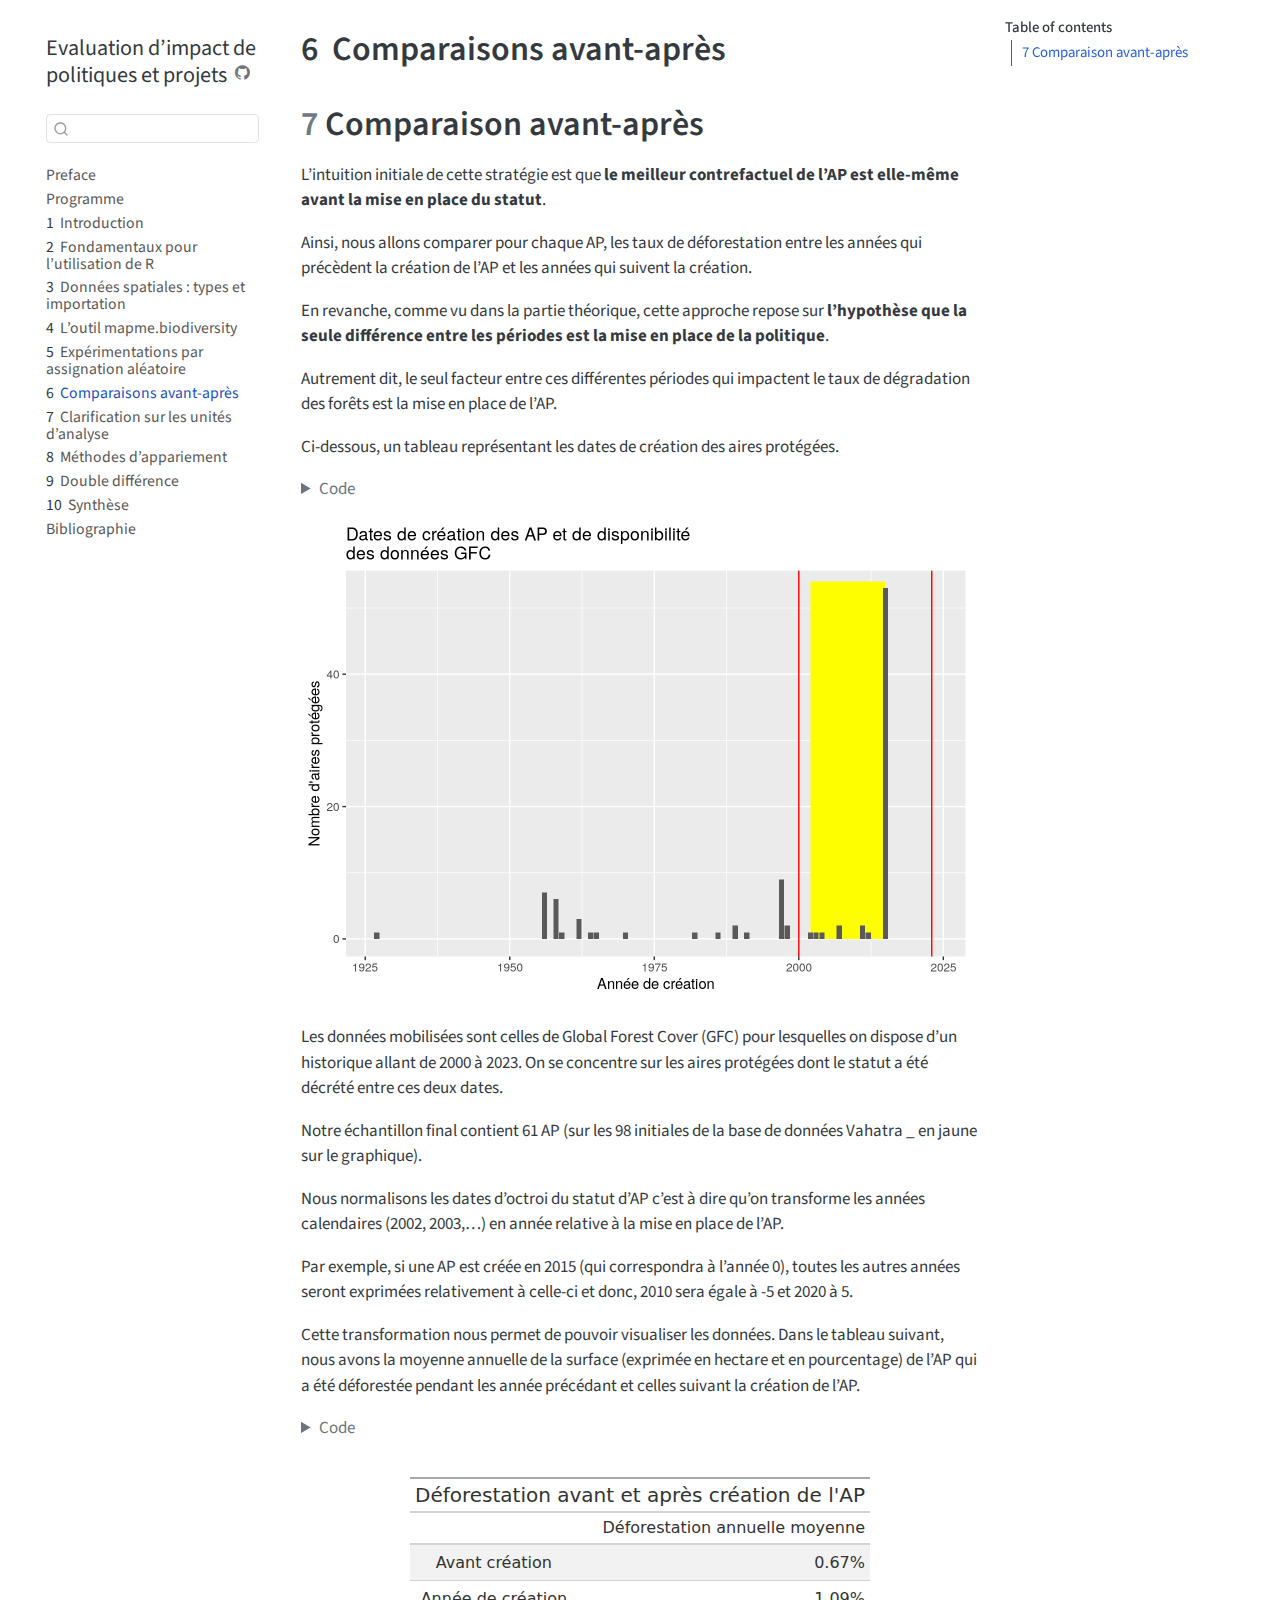
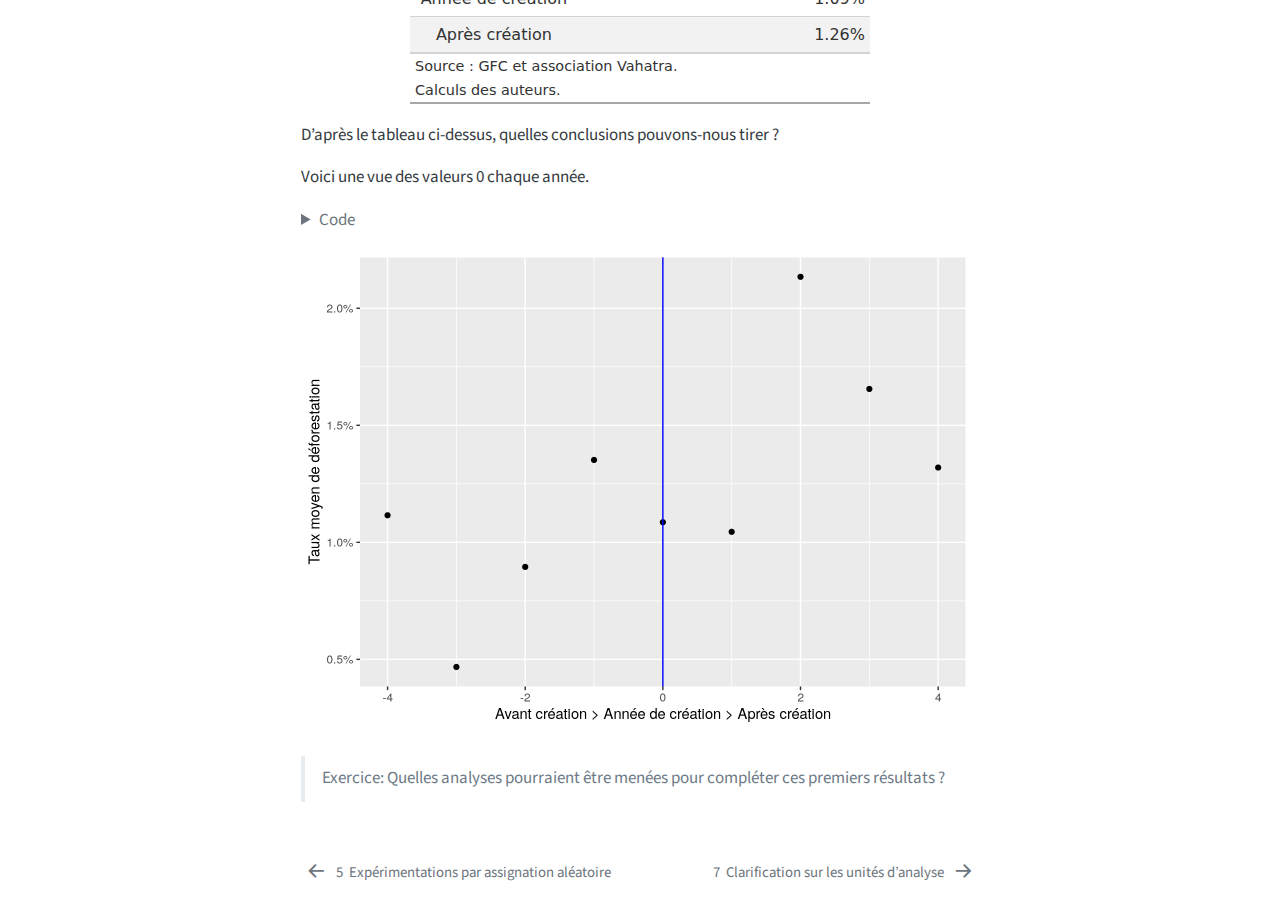
<file: docs/06_avant_apres.html>
<!DOCTYPE html>
<html xmlns="http://www.w3.org/1999/xhtml" lang="en" xml:lang="en"><head>

<meta charset="utf-8">
<meta name="generator" content="quarto-1.7.31">

<meta name="viewport" content="width=device-width, initial-scale=1.0, user-scalable=yes">


<title>6&nbsp; Comparaisons avant-après – Evaluation d'impact de politiques et projets</title>
<style>
code{white-space: pre-wrap;}
span.smallcaps{font-variant: small-caps;}
div.columns{display: flex; gap: min(4vw, 1.5em);}
div.column{flex: auto; overflow-x: auto;}
div.hanging-indent{margin-left: 1.5em; text-indent: -1.5em;}
ul.task-list{list-style: none;}
ul.task-list li input[type="checkbox"] {
  width: 0.8em;
  margin: 0 0.8em 0.2em -1em; /* quarto-specific, see https://github.com/quarto-dev/quarto-cli/issues/4556 */ 
  vertical-align: middle;
}
/* CSS for syntax highlighting */
html { -webkit-text-size-adjust: 100%; }
pre > code.sourceCode { white-space: pre; position: relative; }
pre > code.sourceCode > span { display: inline-block; line-height: 1.25; }
pre > code.sourceCode > span:empty { height: 1.2em; }
.sourceCode { overflow: visible; }
code.sourceCode > span { color: inherit; text-decoration: inherit; }
div.sourceCode { margin: 1em 0; }
pre.sourceCode { margin: 0; }
@media screen {
div.sourceCode { overflow: auto; }
}
@media print {
pre > code.sourceCode { white-space: pre-wrap; }
pre > code.sourceCode > span { text-indent: -5em; padding-left: 5em; }
}
pre.numberSource code
  { counter-reset: source-line 0; }
pre.numberSource code > span
  { position: relative; left: -4em; counter-increment: source-line; }
pre.numberSource code > span > a:first-child::before
  { content: counter(source-line);
    position: relative; left: -1em; text-align: right; vertical-align: baseline;
    border: none; display: inline-block;
    -webkit-touch-callout: none; -webkit-user-select: none;
    -khtml-user-select: none; -moz-user-select: none;
    -ms-user-select: none; user-select: none;
    padding: 0 4px; width: 4em;
  }
pre.numberSource { margin-left: 3em;  padding-left: 4px; }
div.sourceCode
  {   }
@media screen {
pre > code.sourceCode > span > a:first-child::before { text-decoration: underline; }
}
</style>


<script src="site_libs/quarto-nav/quarto-nav.js"></script>
<script src="site_libs/quarto-nav/headroom.min.js"></script>
<script src="site_libs/clipboard/clipboard.min.js"></script>
<script src="site_libs/quarto-search/autocomplete.umd.js"></script>
<script src="site_libs/quarto-search/fuse.min.js"></script>
<script src="site_libs/quarto-search/quarto-search.js"></script>
<meta name="quarto:offset" content="./">
<link href="./07_unites_analyse.html" rel="next">
<link href="./05_experimentations_aleatoires.html" rel="prev">
<script src="site_libs/quarto-html/quarto.js" type="module"></script>
<script src="site_libs/quarto-html/tabsets/tabsets.js" type="module"></script>
<script src="site_libs/quarto-html/popper.min.js"></script>
<script src="site_libs/quarto-html/tippy.umd.min.js"></script>
<script src="site_libs/quarto-html/anchor.min.js"></script>
<link href="site_libs/quarto-html/tippy.css" rel="stylesheet">
<link href="site_libs/quarto-html/quarto-syntax-highlighting-e1a5c8363afafaef2c763b6775fbf3ca.css" rel="stylesheet" id="quarto-text-highlighting-styles">
<script src="site_libs/bootstrap/bootstrap.min.js"></script>
<link href="site_libs/bootstrap/bootstrap-icons.css" rel="stylesheet">
<link href="site_libs/bootstrap/bootstrap-2e2f7a2b0f6ea1d0af1331a7a5ecbdf9.min.css" rel="stylesheet" append-hash="true" id="quarto-bootstrap" data-mode="light">
<script id="quarto-search-options" type="application/json">{
  "location": "sidebar",
  "copy-button": false,
  "collapse-after": 3,
  "panel-placement": "start",
  "type": "textbox",
  "limit": 50,
  "keyboard-shortcut": [
    "f",
    "/",
    "s"
  ],
  "show-item-context": false,
  "language": {
    "search-no-results-text": "No results",
    "search-matching-documents-text": "matching documents",
    "search-copy-link-title": "Copy link to search",
    "search-hide-matches-text": "Hide additional matches",
    "search-more-match-text": "more match in this document",
    "search-more-matches-text": "more matches in this document",
    "search-clear-button-title": "Clear",
    "search-text-placeholder": "",
    "search-detached-cancel-button-title": "Cancel",
    "search-submit-button-title": "Submit",
    "search-label": "Search"
  }
}</script>


</head>

<body class="nav-sidebar floating quarto-light">

<div id="quarto-search-results"></div>
  <header id="quarto-header" class="headroom fixed-top">
  <nav class="quarto-secondary-nav">
    <div class="container-fluid d-flex">
      <button type="button" class="quarto-btn-toggle btn" data-bs-toggle="collapse" role="button" data-bs-target=".quarto-sidebar-collapse-item" aria-controls="quarto-sidebar" aria-expanded="false" aria-label="Toggle sidebar navigation" onclick="if (window.quartoToggleHeadroom) { window.quartoToggleHeadroom(); }">
        <i class="bi bi-layout-text-sidebar-reverse"></i>
      </button>
        <nav class="quarto-page-breadcrumbs" aria-label="breadcrumb"><ol class="breadcrumb"><li class="breadcrumb-item"><a href="./06_avant_apres.html"><span class="chapter-number">6</span>&nbsp; <span class="chapter-title">Comparaisons avant-après</span></a></li></ol></nav>
        <a class="flex-grow-1" role="navigation" data-bs-toggle="collapse" data-bs-target=".quarto-sidebar-collapse-item" aria-controls="quarto-sidebar" aria-expanded="false" aria-label="Toggle sidebar navigation" onclick="if (window.quartoToggleHeadroom) { window.quartoToggleHeadroom(); }">      
        </a>
      <button type="button" class="btn quarto-search-button" aria-label="Search" onclick="window.quartoOpenSearch();">
        <i class="bi bi-search"></i>
      </button>
    </div>
  </nav>
</header>
<!-- content -->
<div id="quarto-content" class="quarto-container page-columns page-rows-contents page-layout-article">
<!-- sidebar -->
  <nav id="quarto-sidebar" class="sidebar collapse collapse-horizontal quarto-sidebar-collapse-item sidebar-navigation floating overflow-auto">
    <div class="pt-lg-2 mt-2 text-left sidebar-header">
    <div class="sidebar-title mb-0 py-0">
      <a href="./">Evaluation d’impact de politiques et projets</a> 
        <div class="sidebar-tools-main">
    <a href="https://github.com/BETSAKA/mapme_impact_training" title="Source Code" class="quarto-navigation-tool px-1" aria-label="Source Code"><i class="bi bi-github"></i></a>
</div>
    </div>
      </div>
        <div class="mt-2 flex-shrink-0 align-items-center">
        <div class="sidebar-search">
        <div id="quarto-search" class="" title="Search"></div>
        </div>
        </div>
    <div class="sidebar-menu-container"> 
    <ul class="list-unstyled mt-1">
        <li class="sidebar-item">
  <div class="sidebar-item-container"> 
  <a href="./index.html" class="sidebar-item-text sidebar-link">
 <span class="menu-text">Preface</span></a>
  </div>
</li>
        <li class="sidebar-item">
  <div class="sidebar-item-container"> 
  <a href="./00_programme.html" class="sidebar-item-text sidebar-link">
 <span class="menu-text">Programme</span></a>
  </div>
</li>
        <li class="sidebar-item">
  <div class="sidebar-item-container"> 
  <a href="./01_introduction.html" class="sidebar-item-text sidebar-link">
 <span class="menu-text"><span class="chapter-number">1</span>&nbsp; <span class="chapter-title">Introduction</span></span></a>
  </div>
</li>
        <li class="sidebar-item">
  <div class="sidebar-item-container"> 
  <a href="./02_bases_R.html" class="sidebar-item-text sidebar-link">
 <span class="menu-text"><span class="chapter-number">2</span>&nbsp; <span class="chapter-title">Fondamentaux pour l’utilisation de R</span></span></a>
  </div>
</li>
        <li class="sidebar-item">
  <div class="sidebar-item-container"> 
  <a href="./03_geodata.html" class="sidebar-item-text sidebar-link">
 <span class="menu-text"><span class="chapter-number">3</span>&nbsp; <span class="chapter-title">Données spatiales : types et importation</span></span></a>
  </div>
</li>
        <li class="sidebar-item">
  <div class="sidebar-item-container"> 
  <a href="./04_mapme_biodiversity.html" class="sidebar-item-text sidebar-link">
 <span class="menu-text"><span class="chapter-number">4</span>&nbsp; <span class="chapter-title">L’outil mapme.biodiversity</span></span></a>
  </div>
</li>
        <li class="sidebar-item">
  <div class="sidebar-item-container"> 
  <a href="./05_experimentations_aleatoires.html" class="sidebar-item-text sidebar-link">
 <span class="menu-text"><span class="chapter-number">5</span>&nbsp; <span class="chapter-title">Expérimentations par assignation aléatoire</span></span></a>
  </div>
</li>
        <li class="sidebar-item">
  <div class="sidebar-item-container"> 
  <a href="./06_avant_apres.html" class="sidebar-item-text sidebar-link active">
 <span class="menu-text"><span class="chapter-number">6</span>&nbsp; <span class="chapter-title">Comparaisons avant-après</span></span></a>
  </div>
</li>
        <li class="sidebar-item">
  <div class="sidebar-item-container"> 
  <a href="./07_unites_analyse.html" class="sidebar-item-text sidebar-link">
 <span class="menu-text"><span class="chapter-number">7</span>&nbsp; <span class="chapter-title">Clarification sur les unités d’analyse</span></span></a>
  </div>
</li>
        <li class="sidebar-item">
  <div class="sidebar-item-container"> 
  <a href="./08_appariement.html" class="sidebar-item-text sidebar-link">
 <span class="menu-text"><span class="chapter-number">8</span>&nbsp; <span class="chapter-title">Méthodes d’appariement</span></span></a>
  </div>
</li>
        <li class="sidebar-item">
  <div class="sidebar-item-container"> 
  <a href="./09_double_difference.html" class="sidebar-item-text sidebar-link">
 <span class="menu-text"><span class="chapter-number">9</span>&nbsp; <span class="chapter-title">Double différence</span></span></a>
  </div>
</li>
        <li class="sidebar-item">
  <div class="sidebar-item-container"> 
  <a href="./10_synthese.html" class="sidebar-item-text sidebar-link">
 <span class="menu-text"><span class="chapter-number">10</span>&nbsp; <span class="chapter-title">Synthèse</span></span></a>
  </div>
</li>
        <li class="sidebar-item">
  <div class="sidebar-item-container"> 
  <a href="./11_references.html" class="sidebar-item-text sidebar-link">
 <span class="menu-text">Bibliographie</span></a>
  </div>
</li>
    </ul>
    </div>
</nav>
<div id="quarto-sidebar-glass" class="quarto-sidebar-collapse-item" data-bs-toggle="collapse" data-bs-target=".quarto-sidebar-collapse-item"></div>
<!-- margin-sidebar -->
    <div id="quarto-margin-sidebar" class="sidebar margin-sidebar">
        <nav id="TOC" role="doc-toc" class="toc-active">
    <h2 id="toc-title">Table of contents</h2>
   
  <ul>
  <li><a href="#comparaison-avant-après" id="toc-comparaison-avant-après" class="nav-link active" data-scroll-target="#comparaison-avant-après"><span class="header-section-number">7</span> Comparaison avant-après</a></li>
  </ul>
</nav>
    </div>
<!-- main -->
<main class="content" id="quarto-document-content">

<header id="title-block-header" class="quarto-title-block default">
<div class="quarto-title">
<h1 class="title"><span class="chapter-number">6</span>&nbsp; <span class="chapter-title">Comparaisons avant-après</span></h1>
</div>



<div class="quarto-title-meta">

    
  
    
  </div>
  


</header>


<section id="comparaison-avant-après" class="level1" data-number="7">
<h1 data-number="7"><span class="header-section-number">7</span> Comparaison avant-après</h1>
<p>L’intuition initiale de cette stratégie est que <strong>le meilleur contrefactuel de l’AP est elle-même avant la mise en place du statut</strong>.</p>
<p>Ainsi, nous allons comparer pour chaque AP, les taux de déforestation entre les années qui précèdent la création de l’AP et les années qui suivent la création.</p>
<p>En revanche, comme vu dans la partie théorique, cette approche repose sur <strong>l’hypothèse que la seule différence entre les périodes est la mise en place de la politique</strong>.</p>
<p>Autrement dit, le seul facteur entre ces différentes périodes qui impactent le taux de dégradation des forêts est la mise en place de l’AP.</p>
<p>Ci-dessous, un tableau représentant les dates de création des aires protégées.</p>
<div class="cell">
<details class="code-fold">
<summary>Code</summary>
<div class="sourceCode cell-code" id="cb1"><pre class="sourceCode r code-with-copy"><code class="sourceCode r"><span id="cb1-1"><a href="#cb1-1" aria-hidden="true" tabindex="-1"></a><span class="fu">library</span>(tidyverse)</span>
<span id="cb1-2"><a href="#cb1-2" aria-hidden="true" tabindex="-1"></a><span class="fu">library</span>(lubridate)</span>
<span id="cb1-3"><a href="#cb1-3" aria-hidden="true" tabindex="-1"></a><span class="fu">library</span>(sf)</span>
<span id="cb1-4"><a href="#cb1-4" aria-hidden="true" tabindex="-1"></a><span class="fu">library</span>(gt)</span>
<span id="cb1-5"><a href="#cb1-5" aria-hidden="true" tabindex="-1"></a><span class="fu">library</span>(mapme.biodiversity)</span>
<span id="cb1-6"><a href="#cb1-6" aria-hidden="true" tabindex="-1"></a></span>
<span id="cb1-7"><a href="#cb1-7" aria-hidden="true" tabindex="-1"></a><span class="co"># Désactiver les notations scientifiques</span></span>
<span id="cb1-8"><a href="#cb1-8" aria-hidden="true" tabindex="-1"></a><span class="fu">options</span>(<span class="at">scipen =</span><span class="dv">999</span>)</span>
<span id="cb1-9"><a href="#cb1-9" aria-hidden="true" tabindex="-1"></a></span>
<span id="cb1-10"><a href="#cb1-10" aria-hidden="true" tabindex="-1"></a></span>
<span id="cb1-11"><a href="#cb1-11" aria-hidden="true" tabindex="-1"></a><span class="co"># On reprend les données telles que préparées au chapitre 3</span></span>
<span id="cb1-12"><a href="#cb1-12" aria-hidden="true" tabindex="-1"></a>AP_Vahatra <span class="ot">&lt;-</span> <span class="fu">read_rds</span>(<span class="st">"data/AP_Vahatra_mapme.rds"</span>)</span>
<span id="cb1-13"><a href="#cb1-13" aria-hidden="true" tabindex="-1"></a></span>
<span id="cb1-14"><a href="#cb1-14" aria-hidden="true" tabindex="-1"></a>focus_stats <span class="ot">&lt;-</span> AP_Vahatra <span class="sc">%&gt;%</span></span>
<span id="cb1-15"><a href="#cb1-15" aria-hidden="true" tabindex="-1"></a>  <span class="fu">filter</span>(an_creation <span class="sc">&gt;</span> <span class="dv">2000</span> <span class="sc">&amp;</span> an_creation <span class="sc">&lt;</span> <span class="dv">2023</span>) <span class="sc">%&gt;%</span></span>
<span id="cb1-16"><a href="#cb1-16" aria-hidden="true" tabindex="-1"></a>  <span class="fu">st_drop_geometry</span>() <span class="sc">%&gt;%</span></span>
<span id="cb1-17"><a href="#cb1-17" aria-hidden="true" tabindex="-1"></a>  <span class="fu">summarise</span>(<span class="at">n =</span> <span class="fu">n</span>(),</span>
<span id="cb1-18"><a href="#cb1-18" aria-hidden="true" tabindex="-1"></a>            <span class="at">an_min =</span> <span class="fu">min</span>(an_creation),</span>
<span id="cb1-19"><a href="#cb1-19" aria-hidden="true" tabindex="-1"></a>            <span class="at">an_max =</span> <span class="fu">max</span>(an_creation))</span>
<span id="cb1-20"><a href="#cb1-20" aria-hidden="true" tabindex="-1"></a></span>
<span id="cb1-21"><a href="#cb1-21" aria-hidden="true" tabindex="-1"></a>AP_Vahatra <span class="sc">%&gt;%</span></span>
<span id="cb1-22"><a href="#cb1-22" aria-hidden="true" tabindex="-1"></a>  <span class="fu">mutate</span>(<span class="at">an_creation =</span> <span class="fu">year</span>(date_creation)) <span class="sc">%&gt;%</span></span>
<span id="cb1-23"><a href="#cb1-23" aria-hidden="true" tabindex="-1"></a>  <span class="fu">select</span>(nom, an_creation) <span class="sc">%&gt;%</span></span>
<span id="cb1-24"><a href="#cb1-24" aria-hidden="true" tabindex="-1"></a>  <span class="fu">ggplot</span>(<span class="fu">aes</span>(<span class="at">x =</span> an_creation)) <span class="sc">+</span></span>
<span id="cb1-25"><a href="#cb1-25" aria-hidden="true" tabindex="-1"></a>  <span class="fu">geom_rect</span>(<span class="at">xmin =</span> focus_stats<span class="sc">$</span>an_min, <span class="at">xmax =</span> focus_stats<span class="sc">$</span>an_max, <span class="at">ymin =</span> <span class="dv">0</span>, </span>
<span id="cb1-26"><a href="#cb1-26" aria-hidden="true" tabindex="-1"></a>            <span class="at">ymax =</span> <span class="dv">54</span>, <span class="at">fill =</span> <span class="st">"yellow"</span>, <span class="at">alpha =</span> <span class="fl">0.3</span>) <span class="sc">+</span></span>
<span id="cb1-27"><a href="#cb1-27" aria-hidden="true" tabindex="-1"></a>  <span class="fu">geom_bar</span>() <span class="sc">+</span></span>
<span id="cb1-28"><a href="#cb1-28" aria-hidden="true" tabindex="-1"></a>  <span class="fu">xlim</span>(<span class="fu">c</span>(<span class="cn">NA</span>, <span class="dv">2024</span>)) <span class="sc">+</span> </span>
<span id="cb1-29"><a href="#cb1-29" aria-hidden="true" tabindex="-1"></a>  <span class="fu">geom_vline</span>(<span class="at">xintercept =</span> <span class="fu">c</span>(<span class="dv">2000</span>, <span class="dv">2023</span>), <span class="at">col =</span> <span class="st">"red"</span>, <span class="at">show.legend =</span> <span class="cn">TRUE</span>) <span class="sc">+</span></span>
<span id="cb1-30"><a href="#cb1-30" aria-hidden="true" tabindex="-1"></a>  <span class="fu">ylim</span>(<span class="cn">NA</span>, <span class="dv">53</span>) <span class="sc">+</span></span>
<span id="cb1-31"><a href="#cb1-31" aria-hidden="true" tabindex="-1"></a>  <span class="fu">xlab</span>(<span class="st">"Année de création"</span>) <span class="sc">+</span></span>
<span id="cb1-32"><a href="#cb1-32" aria-hidden="true" tabindex="-1"></a>  <span class="fu">ylab</span>(<span class="st">"Nombre d'aires protégées"</span>) <span class="sc">+</span></span>
<span id="cb1-33"><a href="#cb1-33" aria-hidden="true" tabindex="-1"></a>  <span class="fu">ggtitle</span>(<span class="st">"Dates de création des AP et de disponibilité</span><span class="sc">\n</span><span class="st">des données GFC"</span>)</span></code><button title="Copy to Clipboard" class="code-copy-button"><i class="bi"></i></button></pre></div>
</details>
<div class="cell-output-display">
<div>
<figure class="figure">
<p><img src="06_avant_apres_files/figure-html/unnamed-chunk-1-1.png" class="img-fluid figure-img" width="672"></p>
</figure>
</div>
</div>
</div>
<p>Les données mobilisées sont celles de Global Forest Cover (GFC) pour lesquelles on dispose d’un historique allant de 2000 à 2023. On se concentre sur les aires protégées dont le statut a été décrété entre ces deux dates.</p>
<p>Notre échantillon final contient 61 AP (sur les 98 initiales de la base de données Vahatra _ en jaune sur le graphique).</p>
<p>Nous normalisons les dates d’octroi du statut d’AP c’est à dire qu’on transforme les années calendaires (2002, 2003,…) en année relative à la mise en place de l’AP.</p>
<p>Par exemple, si une AP est créée en 2015 (qui correspondra à l’année 0), toutes les autres années seront exprimées relativement à celle-ci et donc, 2010 sera égale à -5 et 2020 à 5.</p>
<p>Cette transformation nous permet de pouvoir visualiser les données. Dans le tableau suivant, nous avons la moyenne annuelle de la surface (exprimée en hectare et en pourcentage) de l’AP qui a été déforestée pendant les année précédant et celles suivant la création de l’AP.</p>
<div class="cell">
<details class="code-fold">
<summary>Code</summary>
<div class="sourceCode cell-code" id="cb2"><pre class="sourceCode r code-with-copy"><code class="sourceCode r"><span id="cb2-1"><a href="#cb2-1" aria-hidden="true" tabindex="-1"></a>sequence_AP <span class="ot">&lt;-</span> AP_Vahatra <span class="sc">%&gt;%</span></span>
<span id="cb2-2"><a href="#cb2-2" aria-hidden="true" tabindex="-1"></a>  <span class="fu">filter</span>(an_creation <span class="sc">&gt;</span> <span class="dv">2000</span> <span class="sc">&amp;</span> an_creation <span class="sc">&lt;</span> <span class="dv">2023</span>) <span class="sc">%&gt;%</span></span>
<span id="cb2-3"><a href="#cb2-3" aria-hidden="true" tabindex="-1"></a>  <span class="fu">portfolio_long</span>() <span class="sc">%&gt;%</span></span>
<span id="cb2-4"><a href="#cb2-4" aria-hidden="true" tabindex="-1"></a>  <span class="fu">filter</span>(variable <span class="sc">==</span> <span class="st">"treecover"</span>) <span class="sc">%&gt;%</span></span>
<span id="cb2-5"><a href="#cb2-5" aria-hidden="true" tabindex="-1"></a>  <span class="fu">mutate</span>(<span class="at">an_valeur =</span> <span class="fu">year</span>(datetime), </span>
<span id="cb2-6"><a href="#cb2-6" aria-hidden="true" tabindex="-1"></a>         <span class="at">tx_defor =</span> <span class="fu">ifelse</span>(nom <span class="sc">!=</span> <span class="fu">lag</span>(nom), <span class="cn">NA</span>, </span>
<span id="cb2-7"><a href="#cb2-7" aria-hidden="true" tabindex="-1"></a>                           <span class="sc">-</span>((value <span class="sc">-</span> <span class="fu">lag</span>(value)) <span class="sc">/</span> <span class="fu">lag</span>(value))),</span>
<span id="cb2-8"><a href="#cb2-8" aria-hidden="true" tabindex="-1"></a>         <span class="at">an_val_crea =</span> an_valeur <span class="sc">-</span> an_creation,</span>
<span id="cb2-9"><a href="#cb2-9" aria-hidden="true" tabindex="-1"></a>         <span class="at">sequence_crea =</span> <span class="fu">ifelse</span>(an_val_crea <span class="sc">&lt;</span> <span class="dv">0</span>, <span class="st">"Avant création"</span>,</span>
<span id="cb2-10"><a href="#cb2-10" aria-hidden="true" tabindex="-1"></a>                                <span class="fu">ifelse</span>(an_val_crea <span class="sc">&gt;</span> <span class="dv">0</span>, <span class="st">"Après création"</span>, </span>
<span id="cb2-11"><a href="#cb2-11" aria-hidden="true" tabindex="-1"></a>                                       <span class="st">"Année de création"</span>)),</span>
<span id="cb2-12"><a href="#cb2-12" aria-hidden="true" tabindex="-1"></a>         <span class="at">sequence_crea =</span> <span class="fu">factor</span>(sequence_crea, <span class="at">levels =</span> <span class="fu">c</span>(<span class="st">"Avant création"</span>, </span>
<span id="cb2-13"><a href="#cb2-13" aria-hidden="true" tabindex="-1"></a>                                                         <span class="st">"Année de création"</span>,</span>
<span id="cb2-14"><a href="#cb2-14" aria-hidden="true" tabindex="-1"></a>                                                         <span class="st">"Après création"</span>)))</span>
<span id="cb2-15"><a href="#cb2-15" aria-hidden="true" tabindex="-1"></a></span>
<span id="cb2-16"><a href="#cb2-16" aria-hidden="true" tabindex="-1"></a>moy_defor <span class="ot">&lt;-</span> sequence_AP <span class="sc">%&gt;%</span></span>
<span id="cb2-17"><a href="#cb2-17" aria-hidden="true" tabindex="-1"></a>  <span class="fu">st_drop_geometry</span>() <span class="sc">%&gt;%</span></span>
<span id="cb2-18"><a href="#cb2-18" aria-hidden="true" tabindex="-1"></a>  <span class="fu">group_by</span>(sequence_crea) <span class="sc">%&gt;%</span></span>
<span id="cb2-19"><a href="#cb2-19" aria-hidden="true" tabindex="-1"></a>  <span class="fu">summarise</span>(<span class="st">`</span><span class="at">Déforestation annuelle moyenne</span><span class="st">`</span> <span class="ot">=</span> <span class="fu">mean</span>(tx_defor, <span class="at">na.rm =</span> <span class="cn">TRUE</span>))</span>
<span id="cb2-20"><a href="#cb2-20" aria-hidden="true" tabindex="-1"></a></span>
<span id="cb2-21"><a href="#cb2-21" aria-hidden="true" tabindex="-1"></a><span class="fu">gt</span>(moy_defor) <span class="sc">%&gt;%</span> </span>
<span id="cb2-22"><a href="#cb2-22" aria-hidden="true" tabindex="-1"></a>  <span class="fu">fmt_percent</span>(<span class="at">columns =</span> <span class="st">`</span><span class="at">Déforestation annuelle moyenne</span><span class="st">`</span>) <span class="sc">%&gt;%</span></span>
<span id="cb2-23"><a href="#cb2-23" aria-hidden="true" tabindex="-1"></a>  <span class="fu">tab_header</span>(<span class="at">title =</span> <span class="st">"Déforestation avant et après création de l'AP"</span>)  <span class="sc">%&gt;%</span> </span>
<span id="cb2-24"><a href="#cb2-24" aria-hidden="true" tabindex="-1"></a>  <span class="fu">cols_label</span>(<span class="at">sequence_crea =</span> <span class="st">" "</span>) <span class="sc">%&gt;%</span></span>
<span id="cb2-25"><a href="#cb2-25" aria-hidden="true" tabindex="-1"></a>  <span class="fu">tab_source_note</span>(<span class="fu">c</span>(<span class="st">"Source : GFC et association Vahatra."</span>,</span>
<span id="cb2-26"><a href="#cb2-26" aria-hidden="true" tabindex="-1"></a>                    <span class="st">"Calculs des auteurs."</span>))</span></code><button title="Copy to Clipboard" class="code-copy-button"><i class="bi"></i></button></pre></div>
</details>
<div class="cell-output-display">
<div id="tkisbvrxik" style="padding-left:0px;padding-right:0px;padding-top:10px;padding-bottom:10px;overflow-x:auto;overflow-y:auto;width:auto;height:auto;">
<style>#tkisbvrxik table {
  font-family: system-ui, 'Segoe UI', Roboto, Helvetica, Arial, sans-serif, 'Apple Color Emoji', 'Segoe UI Emoji', 'Segoe UI Symbol', 'Noto Color Emoji';
  -webkit-font-smoothing: antialiased;
  -moz-osx-font-smoothing: grayscale;
}

#tkisbvrxik thead, #tkisbvrxik tbody, #tkisbvrxik tfoot, #tkisbvrxik tr, #tkisbvrxik td, #tkisbvrxik th {
  border-style: none;
}

#tkisbvrxik p {
  margin: 0;
  padding: 0;
}

#tkisbvrxik .gt_table {
  display: table;
  border-collapse: collapse;
  line-height: normal;
  margin-left: auto;
  margin-right: auto;
  color: #333333;
  font-size: 16px;
  font-weight: normal;
  font-style: normal;
  background-color: #FFFFFF;
  width: auto;
  border-top-style: solid;
  border-top-width: 2px;
  border-top-color: #A8A8A8;
  border-right-style: none;
  border-right-width: 2px;
  border-right-color: #D3D3D3;
  border-bottom-style: solid;
  border-bottom-width: 2px;
  border-bottom-color: #A8A8A8;
  border-left-style: none;
  border-left-width: 2px;
  border-left-color: #D3D3D3;
}

#tkisbvrxik .gt_caption {
  padding-top: 4px;
  padding-bottom: 4px;
}

#tkisbvrxik .gt_title {
  color: #333333;
  font-size: 125%;
  font-weight: initial;
  padding-top: 4px;
  padding-bottom: 4px;
  padding-left: 5px;
  padding-right: 5px;
  border-bottom-color: #FFFFFF;
  border-bottom-width: 0;
}

#tkisbvrxik .gt_subtitle {
  color: #333333;
  font-size: 85%;
  font-weight: initial;
  padding-top: 3px;
  padding-bottom: 5px;
  padding-left: 5px;
  padding-right: 5px;
  border-top-color: #FFFFFF;
  border-top-width: 0;
}

#tkisbvrxik .gt_heading {
  background-color: #FFFFFF;
  text-align: center;
  border-bottom-color: #FFFFFF;
  border-left-style: none;
  border-left-width: 1px;
  border-left-color: #D3D3D3;
  border-right-style: none;
  border-right-width: 1px;
  border-right-color: #D3D3D3;
}

#tkisbvrxik .gt_bottom_border {
  border-bottom-style: solid;
  border-bottom-width: 2px;
  border-bottom-color: #D3D3D3;
}

#tkisbvrxik .gt_col_headings {
  border-top-style: solid;
  border-top-width: 2px;
  border-top-color: #D3D3D3;
  border-bottom-style: solid;
  border-bottom-width: 2px;
  border-bottom-color: #D3D3D3;
  border-left-style: none;
  border-left-width: 1px;
  border-left-color: #D3D3D3;
  border-right-style: none;
  border-right-width: 1px;
  border-right-color: #D3D3D3;
}

#tkisbvrxik .gt_col_heading {
  color: #333333;
  background-color: #FFFFFF;
  font-size: 100%;
  font-weight: normal;
  text-transform: inherit;
  border-left-style: none;
  border-left-width: 1px;
  border-left-color: #D3D3D3;
  border-right-style: none;
  border-right-width: 1px;
  border-right-color: #D3D3D3;
  vertical-align: bottom;
  padding-top: 5px;
  padding-bottom: 6px;
  padding-left: 5px;
  padding-right: 5px;
  overflow-x: hidden;
}

#tkisbvrxik .gt_column_spanner_outer {
  color: #333333;
  background-color: #FFFFFF;
  font-size: 100%;
  font-weight: normal;
  text-transform: inherit;
  padding-top: 0;
  padding-bottom: 0;
  padding-left: 4px;
  padding-right: 4px;
}

#tkisbvrxik .gt_column_spanner_outer:first-child {
  padding-left: 0;
}

#tkisbvrxik .gt_column_spanner_outer:last-child {
  padding-right: 0;
}

#tkisbvrxik .gt_column_spanner {
  border-bottom-style: solid;
  border-bottom-width: 2px;
  border-bottom-color: #D3D3D3;
  vertical-align: bottom;
  padding-top: 5px;
  padding-bottom: 5px;
  overflow-x: hidden;
  display: inline-block;
  width: 100%;
}

#tkisbvrxik .gt_spanner_row {
  border-bottom-style: hidden;
}

#tkisbvrxik .gt_group_heading {
  padding-top: 8px;
  padding-bottom: 8px;
  padding-left: 5px;
  padding-right: 5px;
  color: #333333;
  background-color: #FFFFFF;
  font-size: 100%;
  font-weight: initial;
  text-transform: inherit;
  border-top-style: solid;
  border-top-width: 2px;
  border-top-color: #D3D3D3;
  border-bottom-style: solid;
  border-bottom-width: 2px;
  border-bottom-color: #D3D3D3;
  border-left-style: none;
  border-left-width: 1px;
  border-left-color: #D3D3D3;
  border-right-style: none;
  border-right-width: 1px;
  border-right-color: #D3D3D3;
  vertical-align: middle;
  text-align: left;
}

#tkisbvrxik .gt_empty_group_heading {
  padding: 0.5px;
  color: #333333;
  background-color: #FFFFFF;
  font-size: 100%;
  font-weight: initial;
  border-top-style: solid;
  border-top-width: 2px;
  border-top-color: #D3D3D3;
  border-bottom-style: solid;
  border-bottom-width: 2px;
  border-bottom-color: #D3D3D3;
  vertical-align: middle;
}

#tkisbvrxik .gt_from_md > :first-child {
  margin-top: 0;
}

#tkisbvrxik .gt_from_md > :last-child {
  margin-bottom: 0;
}

#tkisbvrxik .gt_row {
  padding-top: 8px;
  padding-bottom: 8px;
  padding-left: 5px;
  padding-right: 5px;
  margin: 10px;
  border-top-style: solid;
  border-top-width: 1px;
  border-top-color: #D3D3D3;
  border-left-style: none;
  border-left-width: 1px;
  border-left-color: #D3D3D3;
  border-right-style: none;
  border-right-width: 1px;
  border-right-color: #D3D3D3;
  vertical-align: middle;
  overflow-x: hidden;
}

#tkisbvrxik .gt_stub {
  color: #333333;
  background-color: #FFFFFF;
  font-size: 100%;
  font-weight: initial;
  text-transform: inherit;
  border-right-style: solid;
  border-right-width: 2px;
  border-right-color: #D3D3D3;
  padding-left: 5px;
  padding-right: 5px;
}

#tkisbvrxik .gt_stub_row_group {
  color: #333333;
  background-color: #FFFFFF;
  font-size: 100%;
  font-weight: initial;
  text-transform: inherit;
  border-right-style: solid;
  border-right-width: 2px;
  border-right-color: #D3D3D3;
  padding-left: 5px;
  padding-right: 5px;
  vertical-align: top;
}

#tkisbvrxik .gt_row_group_first td {
  border-top-width: 2px;
}

#tkisbvrxik .gt_row_group_first th {
  border-top-width: 2px;
}

#tkisbvrxik .gt_summary_row {
  color: #333333;
  background-color: #FFFFFF;
  text-transform: inherit;
  padding-top: 8px;
  padding-bottom: 8px;
  padding-left: 5px;
  padding-right: 5px;
}

#tkisbvrxik .gt_first_summary_row {
  border-top-style: solid;
  border-top-color: #D3D3D3;
}

#tkisbvrxik .gt_first_summary_row.thick {
  border-top-width: 2px;
}

#tkisbvrxik .gt_last_summary_row {
  padding-top: 8px;
  padding-bottom: 8px;
  padding-left: 5px;
  padding-right: 5px;
  border-bottom-style: solid;
  border-bottom-width: 2px;
  border-bottom-color: #D3D3D3;
}

#tkisbvrxik .gt_grand_summary_row {
  color: #333333;
  background-color: #FFFFFF;
  text-transform: inherit;
  padding-top: 8px;
  padding-bottom: 8px;
  padding-left: 5px;
  padding-right: 5px;
}

#tkisbvrxik .gt_first_grand_summary_row {
  padding-top: 8px;
  padding-bottom: 8px;
  padding-left: 5px;
  padding-right: 5px;
  border-top-style: double;
  border-top-width: 6px;
  border-top-color: #D3D3D3;
}

#tkisbvrxik .gt_last_grand_summary_row_top {
  padding-top: 8px;
  padding-bottom: 8px;
  padding-left: 5px;
  padding-right: 5px;
  border-bottom-style: double;
  border-bottom-width: 6px;
  border-bottom-color: #D3D3D3;
}

#tkisbvrxik .gt_striped {
  background-color: rgba(128, 128, 128, 0.05);
}

#tkisbvrxik .gt_table_body {
  border-top-style: solid;
  border-top-width: 2px;
  border-top-color: #D3D3D3;
  border-bottom-style: solid;
  border-bottom-width: 2px;
  border-bottom-color: #D3D3D3;
}

#tkisbvrxik .gt_footnotes {
  color: #333333;
  background-color: #FFFFFF;
  border-bottom-style: none;
  border-bottom-width: 2px;
  border-bottom-color: #D3D3D3;
  border-left-style: none;
  border-left-width: 2px;
  border-left-color: #D3D3D3;
  border-right-style: none;
  border-right-width: 2px;
  border-right-color: #D3D3D3;
}

#tkisbvrxik .gt_footnote {
  margin: 0px;
  font-size: 90%;
  padding-top: 4px;
  padding-bottom: 4px;
  padding-left: 5px;
  padding-right: 5px;
}

#tkisbvrxik .gt_sourcenotes {
  color: #333333;
  background-color: #FFFFFF;
  border-bottom-style: none;
  border-bottom-width: 2px;
  border-bottom-color: #D3D3D3;
  border-left-style: none;
  border-left-width: 2px;
  border-left-color: #D3D3D3;
  border-right-style: none;
  border-right-width: 2px;
  border-right-color: #D3D3D3;
}

#tkisbvrxik .gt_sourcenote {
  font-size: 90%;
  padding-top: 4px;
  padding-bottom: 4px;
  padding-left: 5px;
  padding-right: 5px;
}

#tkisbvrxik .gt_left {
  text-align: left;
}

#tkisbvrxik .gt_center {
  text-align: center;
}

#tkisbvrxik .gt_right {
  text-align: right;
  font-variant-numeric: tabular-nums;
}

#tkisbvrxik .gt_font_normal {
  font-weight: normal;
}

#tkisbvrxik .gt_font_bold {
  font-weight: bold;
}

#tkisbvrxik .gt_font_italic {
  font-style: italic;
}

#tkisbvrxik .gt_super {
  font-size: 65%;
}

#tkisbvrxik .gt_footnote_marks {
  font-size: 75%;
  vertical-align: 0.4em;
  position: initial;
}

#tkisbvrxik .gt_asterisk {
  font-size: 100%;
  vertical-align: 0;
}

#tkisbvrxik .gt_indent_1 {
  text-indent: 5px;
}

#tkisbvrxik .gt_indent_2 {
  text-indent: 10px;
}

#tkisbvrxik .gt_indent_3 {
  text-indent: 15px;
}

#tkisbvrxik .gt_indent_4 {
  text-indent: 20px;
}

#tkisbvrxik .gt_indent_5 {
  text-indent: 25px;
}

#tkisbvrxik .katex-display {
  display: inline-flex !important;
  margin-bottom: 0.75em !important;
}

#tkisbvrxik div.Reactable > div.rt-table > div.rt-thead > div.rt-tr.rt-tr-group-header > div.rt-th-group:after {
  height: 0px !important;
}
</style>

<table class="gt_table caption-top table table-sm table-striped small" data-quarto-postprocess="true" data-quarto-disable-processing="false" data-quarto-bootstrap="false">
<thead>
<tr class="gt_heading header">
<th colspan="2" class="gt_heading gt_title gt_font_normal gt_bottom_border">Déforestation avant et après création de l'AP</th>
</tr>
<tr class="gt_col_headings even">
<th id="sequence_crea" class="gt_col_heading gt_columns_bottom_border gt_center" data-quarto-table-cell-role="th" scope="col"></th>
<th id="Déforestation-annuelle-moyenne" class="gt_col_heading gt_columns_bottom_border gt_right" data-quarto-table-cell-role="th" scope="col">Déforestation annuelle moyenne</th>
</tr>
</thead>
<tbody class="gt_table_body">
<tr class="odd">
<td class="gt_row gt_center" headers="sequence_crea">Avant création</td>
<td class="gt_row gt_right" headers="Déforestation annuelle moyenne">0.67%</td>
</tr>
<tr class="even">
<td class="gt_row gt_center" headers="sequence_crea">Année de création</td>
<td class="gt_row gt_right" headers="Déforestation annuelle moyenne">1.09%</td>
</tr>
<tr class="odd">
<td class="gt_row gt_center" headers="sequence_crea">Après création</td>
<td class="gt_row gt_right" headers="Déforestation annuelle moyenne">1.26%</td>
</tr>
</tbody><tfoot class="gt_sourcenotes">
<tr class="odd">
<td colspan="2" class="gt_sourcenote">Source : GFC et association Vahatra.</td>
</tr>
<tr class="even">
<td colspan="2" class="gt_sourcenote">Calculs des auteurs.</td>
</tr>
</tfoot>

</table>

</div>
</div>
</div>
<p>D’après le tableau ci-dessus, quelles conclusions pouvons-nous tirer ?</p>
<p>Voici une vue des valeurs 0 chaque année.</p>
<div class="cell">
<details class="code-fold">
<summary>Code</summary>
<div class="sourceCode cell-code" id="cb3"><pre class="sourceCode r code-with-copy"><code class="sourceCode r"><span id="cb3-1"><a href="#cb3-1" aria-hidden="true" tabindex="-1"></a>sequence_AP <span class="sc">%&gt;%</span></span>
<span id="cb3-2"><a href="#cb3-2" aria-hidden="true" tabindex="-1"></a>  <span class="fu">st_drop_geometry</span>() <span class="sc">%&gt;%</span></span>
<span id="cb3-3"><a href="#cb3-3" aria-hidden="true" tabindex="-1"></a>  <span class="fu">filter</span>(an_val_crea <span class="sc">&gt;</span> <span class="sc">-</span><span class="dv">5</span> <span class="sc">&amp;</span> an_val_crea <span class="sc">&lt;</span> <span class="dv">5</span>) <span class="sc">%&gt;%</span></span>
<span id="cb3-4"><a href="#cb3-4" aria-hidden="true" tabindex="-1"></a>  <span class="fu">group_by</span>(an_val_crea) <span class="sc">%&gt;%</span></span>
<span id="cb3-5"><a href="#cb3-5" aria-hidden="true" tabindex="-1"></a>  <span class="fu">summarise</span>(<span class="at">defor_moy =</span> <span class="fu">mean</span>(tx_defor, <span class="at">na.rm =</span> <span class="cn">TRUE</span>)) <span class="sc">%&gt;%</span></span>
<span id="cb3-6"><a href="#cb3-6" aria-hidden="true" tabindex="-1"></a>  <span class="fu">ggplot</span>(<span class="fu">aes</span>(<span class="at">x =</span> an_val_crea, <span class="at">y =</span> defor_moy)) <span class="sc">+</span></span>
<span id="cb3-7"><a href="#cb3-7" aria-hidden="true" tabindex="-1"></a>  <span class="fu">geom_point</span>() <span class="sc">+</span></span>
<span id="cb3-8"><a href="#cb3-8" aria-hidden="true" tabindex="-1"></a>  <span class="fu">geom_vline</span>(<span class="at">xintercept =</span> <span class="dv">0</span>, <span class="at">col =</span> <span class="st">"blue"</span>) <span class="sc">+</span></span>
<span id="cb3-9"><a href="#cb3-9" aria-hidden="true" tabindex="-1"></a>  <span class="fu">scale_y_continuous</span>(<span class="at">labels =</span> scales<span class="sc">::</span><span class="fu">label_percent</span>()) <span class="sc">+</span></span>
<span id="cb3-10"><a href="#cb3-10" aria-hidden="true" tabindex="-1"></a>  <span class="fu">xlab</span>(<span class="st">"Avant création &gt; Année de création &gt; Après création"</span>) <span class="sc">+</span></span>
<span id="cb3-11"><a href="#cb3-11" aria-hidden="true" tabindex="-1"></a>  <span class="fu">ylab</span>(<span class="st">"Taux moyen de déforestation"</span>)</span></code><button title="Copy to Clipboard" class="code-copy-button"><i class="bi"></i></button></pre></div>
</details>
<div class="cell-output-display">
<div>
<figure class="figure">
<p><img src="06_avant_apres_files/figure-html/unnamed-chunk-3-1.png" class="img-fluid figure-img" width="672"></p>
</figure>
</div>
</div>
</div>
<blockquote class="blockquote">
<p>Exercice: Quelles analyses pourraient être menées pour compléter ces premiers résultats ?</p>
</blockquote>


</section>

</main> <!-- /main -->
<script id="quarto-html-after-body" type="application/javascript">
  window.document.addEventListener("DOMContentLoaded", function (event) {
    const icon = "";
    const anchorJS = new window.AnchorJS();
    anchorJS.options = {
      placement: 'right',
      icon: icon
    };
    anchorJS.add('.anchored');
    const isCodeAnnotation = (el) => {
      for (const clz of el.classList) {
        if (clz.startsWith('code-annotation-')) {                     
          return true;
        }
      }
      return false;
    }
    const onCopySuccess = function(e) {
      // button target
      const button = e.trigger;
      // don't keep focus
      button.blur();
      // flash "checked"
      button.classList.add('code-copy-button-checked');
      var currentTitle = button.getAttribute("title");
      button.setAttribute("title", "Copied!");
      let tooltip;
      if (window.bootstrap) {
        button.setAttribute("data-bs-toggle", "tooltip");
        button.setAttribute("data-bs-placement", "left");
        button.setAttribute("data-bs-title", "Copied!");
        tooltip = new bootstrap.Tooltip(button, 
          { trigger: "manual", 
            customClass: "code-copy-button-tooltip",
            offset: [0, -8]});
        tooltip.show();    
      }
      setTimeout(function() {
        if (tooltip) {
          tooltip.hide();
          button.removeAttribute("data-bs-title");
          button.removeAttribute("data-bs-toggle");
          button.removeAttribute("data-bs-placement");
        }
        button.setAttribute("title", currentTitle);
        button.classList.remove('code-copy-button-checked');
      }, 1000);
      // clear code selection
      e.clearSelection();
    }
    const getTextToCopy = function(trigger) {
        const codeEl = trigger.previousElementSibling.cloneNode(true);
        for (const childEl of codeEl.children) {
          if (isCodeAnnotation(childEl)) {
            childEl.remove();
          }
        }
        return codeEl.innerText;
    }
    const clipboard = new window.ClipboardJS('.code-copy-button:not([data-in-quarto-modal])', {
      text: getTextToCopy
    });
    clipboard.on('success', onCopySuccess);
    if (window.document.getElementById('quarto-embedded-source-code-modal')) {
      const clipboardModal = new window.ClipboardJS('.code-copy-button[data-in-quarto-modal]', {
        text: getTextToCopy,
        container: window.document.getElementById('quarto-embedded-source-code-modal')
      });
      clipboardModal.on('success', onCopySuccess);
    }
      var localhostRegex = new RegExp(/^(?:http|https):\/\/localhost\:?[0-9]*\//);
      var mailtoRegex = new RegExp(/^mailto:/);
        var filterRegex = new RegExp("https:\/\/betsaka\.github\.io\/impact_training_mapme\/");
      var isInternal = (href) => {
          return filterRegex.test(href) || localhostRegex.test(href) || mailtoRegex.test(href);
      }
      // Inspect non-navigation links and adorn them if external
     var links = window.document.querySelectorAll('a[href]:not(.nav-link):not(.navbar-brand):not(.toc-action):not(.sidebar-link):not(.sidebar-item-toggle):not(.pagination-link):not(.no-external):not([aria-hidden]):not(.dropdown-item):not(.quarto-navigation-tool):not(.about-link)');
      for (var i=0; i<links.length; i++) {
        const link = links[i];
        if (!isInternal(link.href)) {
          // undo the damage that might have been done by quarto-nav.js in the case of
          // links that we want to consider external
          if (link.dataset.originalHref !== undefined) {
            link.href = link.dataset.originalHref;
          }
        }
      }
    function tippyHover(el, contentFn, onTriggerFn, onUntriggerFn) {
      const config = {
        allowHTML: true,
        maxWidth: 500,
        delay: 100,
        arrow: false,
        appendTo: function(el) {
            return el.parentElement;
        },
        interactive: true,
        interactiveBorder: 10,
        theme: 'quarto',
        placement: 'bottom-start',
      };
      if (contentFn) {
        config.content = contentFn;
      }
      if (onTriggerFn) {
        config.onTrigger = onTriggerFn;
      }
      if (onUntriggerFn) {
        config.onUntrigger = onUntriggerFn;
      }
      window.tippy(el, config); 
    }
    const noterefs = window.document.querySelectorAll('a[role="doc-noteref"]');
    for (var i=0; i<noterefs.length; i++) {
      const ref = noterefs[i];
      tippyHover(ref, function() {
        // use id or data attribute instead here
        let href = ref.getAttribute('data-footnote-href') || ref.getAttribute('href');
        try { href = new URL(href).hash; } catch {}
        const id = href.replace(/^#\/?/, "");
        const note = window.document.getElementById(id);
        if (note) {
          return note.innerHTML;
        } else {
          return "";
        }
      });
    }
    const xrefs = window.document.querySelectorAll('a.quarto-xref');
    const processXRef = (id, note) => {
      // Strip column container classes
      const stripColumnClz = (el) => {
        el.classList.remove("page-full", "page-columns");
        if (el.children) {
          for (const child of el.children) {
            stripColumnClz(child);
          }
        }
      }
      stripColumnClz(note)
      if (id === null || id.startsWith('sec-')) {
        // Special case sections, only their first couple elements
        const container = document.createElement("div");
        if (note.children && note.children.length > 2) {
          container.appendChild(note.children[0].cloneNode(true));
          for (let i = 1; i < note.children.length; i++) {
            const child = note.children[i];
            if (child.tagName === "P" && child.innerText === "") {
              continue;
            } else {
              container.appendChild(child.cloneNode(true));
              break;
            }
          }
          if (window.Quarto?.typesetMath) {
            window.Quarto.typesetMath(container);
          }
          return container.innerHTML
        } else {
          if (window.Quarto?.typesetMath) {
            window.Quarto.typesetMath(note);
          }
          return note.innerHTML;
        }
      } else {
        // Remove any anchor links if they are present
        const anchorLink = note.querySelector('a.anchorjs-link');
        if (anchorLink) {
          anchorLink.remove();
        }
        if (window.Quarto?.typesetMath) {
          window.Quarto.typesetMath(note);
        }
        if (note.classList.contains("callout")) {
          return note.outerHTML;
        } else {
          return note.innerHTML;
        }
      }
    }
    for (var i=0; i<xrefs.length; i++) {
      const xref = xrefs[i];
      tippyHover(xref, undefined, function(instance) {
        instance.disable();
        let url = xref.getAttribute('href');
        let hash = undefined; 
        if (url.startsWith('#')) {
          hash = url;
        } else {
          try { hash = new URL(url).hash; } catch {}
        }
        if (hash) {
          const id = hash.replace(/^#\/?/, "");
          const note = window.document.getElementById(id);
          if (note !== null) {
            try {
              const html = processXRef(id, note.cloneNode(true));
              instance.setContent(html);
            } finally {
              instance.enable();
              instance.show();
            }
          } else {
            // See if we can fetch this
            fetch(url.split('#')[0])
            .then(res => res.text())
            .then(html => {
              const parser = new DOMParser();
              const htmlDoc = parser.parseFromString(html, "text/html");
              const note = htmlDoc.getElementById(id);
              if (note !== null) {
                const html = processXRef(id, note);
                instance.setContent(html);
              } 
            }).finally(() => {
              instance.enable();
              instance.show();
            });
          }
        } else {
          // See if we can fetch a full url (with no hash to target)
          // This is a special case and we should probably do some content thinning / targeting
          fetch(url)
          .then(res => res.text())
          .then(html => {
            const parser = new DOMParser();
            const htmlDoc = parser.parseFromString(html, "text/html");
            const note = htmlDoc.querySelector('main.content');
            if (note !== null) {
              // This should only happen for chapter cross references
              // (since there is no id in the URL)
              // remove the first header
              if (note.children.length > 0 && note.children[0].tagName === "HEADER") {
                note.children[0].remove();
              }
              const html = processXRef(null, note);
              instance.setContent(html);
            } 
          }).finally(() => {
            instance.enable();
            instance.show();
          });
        }
      }, function(instance) {
      });
    }
        let selectedAnnoteEl;
        const selectorForAnnotation = ( cell, annotation) => {
          let cellAttr = 'data-code-cell="' + cell + '"';
          let lineAttr = 'data-code-annotation="' +  annotation + '"';
          const selector = 'span[' + cellAttr + '][' + lineAttr + ']';
          return selector;
        }
        const selectCodeLines = (annoteEl) => {
          const doc = window.document;
          const targetCell = annoteEl.getAttribute("data-target-cell");
          const targetAnnotation = annoteEl.getAttribute("data-target-annotation");
          const annoteSpan = window.document.querySelector(selectorForAnnotation(targetCell, targetAnnotation));
          const lines = annoteSpan.getAttribute("data-code-lines").split(",");
          const lineIds = lines.map((line) => {
            return targetCell + "-" + line;
          })
          let top = null;
          let height = null;
          let parent = null;
          if (lineIds.length > 0) {
              //compute the position of the single el (top and bottom and make a div)
              const el = window.document.getElementById(lineIds[0]);
              top = el.offsetTop;
              height = el.offsetHeight;
              parent = el.parentElement.parentElement;
            if (lineIds.length > 1) {
              const lastEl = window.document.getElementById(lineIds[lineIds.length - 1]);
              const bottom = lastEl.offsetTop + lastEl.offsetHeight;
              height = bottom - top;
            }
            if (top !== null && height !== null && parent !== null) {
              // cook up a div (if necessary) and position it 
              let div = window.document.getElementById("code-annotation-line-highlight");
              if (div === null) {
                div = window.document.createElement("div");
                div.setAttribute("id", "code-annotation-line-highlight");
                div.style.position = 'absolute';
                parent.appendChild(div);
              }
              div.style.top = top - 2 + "px";
              div.style.height = height + 4 + "px";
              div.style.left = 0;
              let gutterDiv = window.document.getElementById("code-annotation-line-highlight-gutter");
              if (gutterDiv === null) {
                gutterDiv = window.document.createElement("div");
                gutterDiv.setAttribute("id", "code-annotation-line-highlight-gutter");
                gutterDiv.style.position = 'absolute';
                const codeCell = window.document.getElementById(targetCell);
                const gutter = codeCell.querySelector('.code-annotation-gutter');
                gutter.appendChild(gutterDiv);
              }
              gutterDiv.style.top = top - 2 + "px";
              gutterDiv.style.height = height + 4 + "px";
            }
            selectedAnnoteEl = annoteEl;
          }
        };
        const unselectCodeLines = () => {
          const elementsIds = ["code-annotation-line-highlight", "code-annotation-line-highlight-gutter"];
          elementsIds.forEach((elId) => {
            const div = window.document.getElementById(elId);
            if (div) {
              div.remove();
            }
          });
          selectedAnnoteEl = undefined;
        };
          // Handle positioning of the toggle
      window.addEventListener(
        "resize",
        throttle(() => {
          elRect = undefined;
          if (selectedAnnoteEl) {
            selectCodeLines(selectedAnnoteEl);
          }
        }, 10)
      );
      function throttle(fn, ms) {
      let throttle = false;
      let timer;
        return (...args) => {
          if(!throttle) { // first call gets through
              fn.apply(this, args);
              throttle = true;
          } else { // all the others get throttled
              if(timer) clearTimeout(timer); // cancel #2
              timer = setTimeout(() => {
                fn.apply(this, args);
                timer = throttle = false;
              }, ms);
          }
        };
      }
        // Attach click handler to the DT
        const annoteDls = window.document.querySelectorAll('dt[data-target-cell]');
        for (const annoteDlNode of annoteDls) {
          annoteDlNode.addEventListener('click', (event) => {
            const clickedEl = event.target;
            if (clickedEl !== selectedAnnoteEl) {
              unselectCodeLines();
              const activeEl = window.document.querySelector('dt[data-target-cell].code-annotation-active');
              if (activeEl) {
                activeEl.classList.remove('code-annotation-active');
              }
              selectCodeLines(clickedEl);
              clickedEl.classList.add('code-annotation-active');
            } else {
              // Unselect the line
              unselectCodeLines();
              clickedEl.classList.remove('code-annotation-active');
            }
          });
        }
    const findCites = (el) => {
      const parentEl = el.parentElement;
      if (parentEl) {
        const cites = parentEl.dataset.cites;
        if (cites) {
          return {
            el,
            cites: cites.split(' ')
          };
        } else {
          return findCites(el.parentElement)
        }
      } else {
        return undefined;
      }
    };
    var bibliorefs = window.document.querySelectorAll('a[role="doc-biblioref"]');
    for (var i=0; i<bibliorefs.length; i++) {
      const ref = bibliorefs[i];
      const citeInfo = findCites(ref);
      if (citeInfo) {
        tippyHover(citeInfo.el, function() {
          var popup = window.document.createElement('div');
          citeInfo.cites.forEach(function(cite) {
            var citeDiv = window.document.createElement('div');
            citeDiv.classList.add('hanging-indent');
            citeDiv.classList.add('csl-entry');
            var biblioDiv = window.document.getElementById('ref-' + cite);
            if (biblioDiv) {
              citeDiv.innerHTML = biblioDiv.innerHTML;
            }
            popup.appendChild(citeDiv);
          });
          return popup.innerHTML;
        });
      }
    }
  });
  </script>
<nav class="page-navigation">
  <div class="nav-page nav-page-previous">
      <a href="./05_experimentations_aleatoires.html" class="pagination-link" aria-label="Expérimentations par assignation aléatoire">
        <i class="bi bi-arrow-left-short"></i> <span class="nav-page-text"><span class="chapter-number">5</span>&nbsp; <span class="chapter-title">Expérimentations par assignation aléatoire</span></span>
      </a>          
  </div>
  <div class="nav-page nav-page-next">
      <a href="./07_unites_analyse.html" class="pagination-link" aria-label="Clarification sur les unités d'analyse">
        <span class="nav-page-text"><span class="chapter-number">7</span>&nbsp; <span class="chapter-title">Clarification sur les unités d’analyse</span></span> <i class="bi bi-arrow-right-short"></i>
      </a>
  </div>
</nav>
</div> <!-- /content -->




</body></html>
</file>
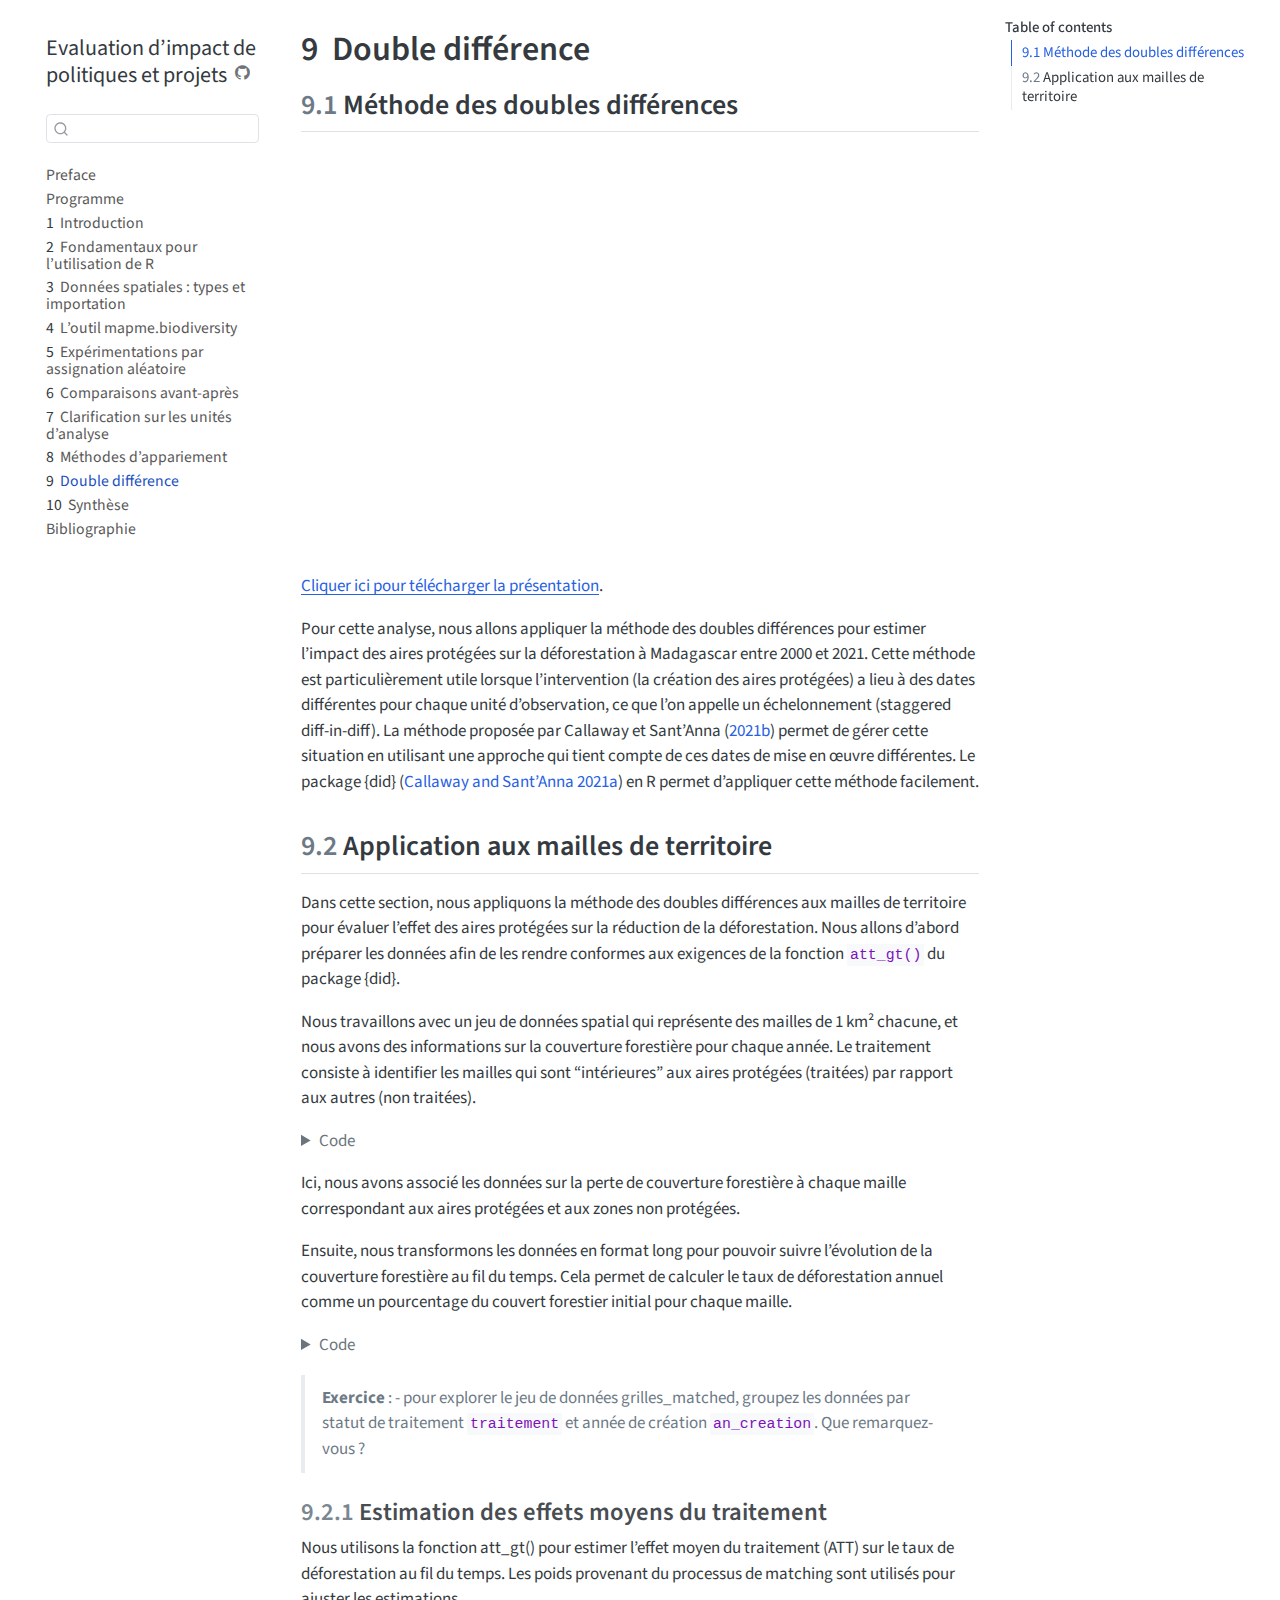
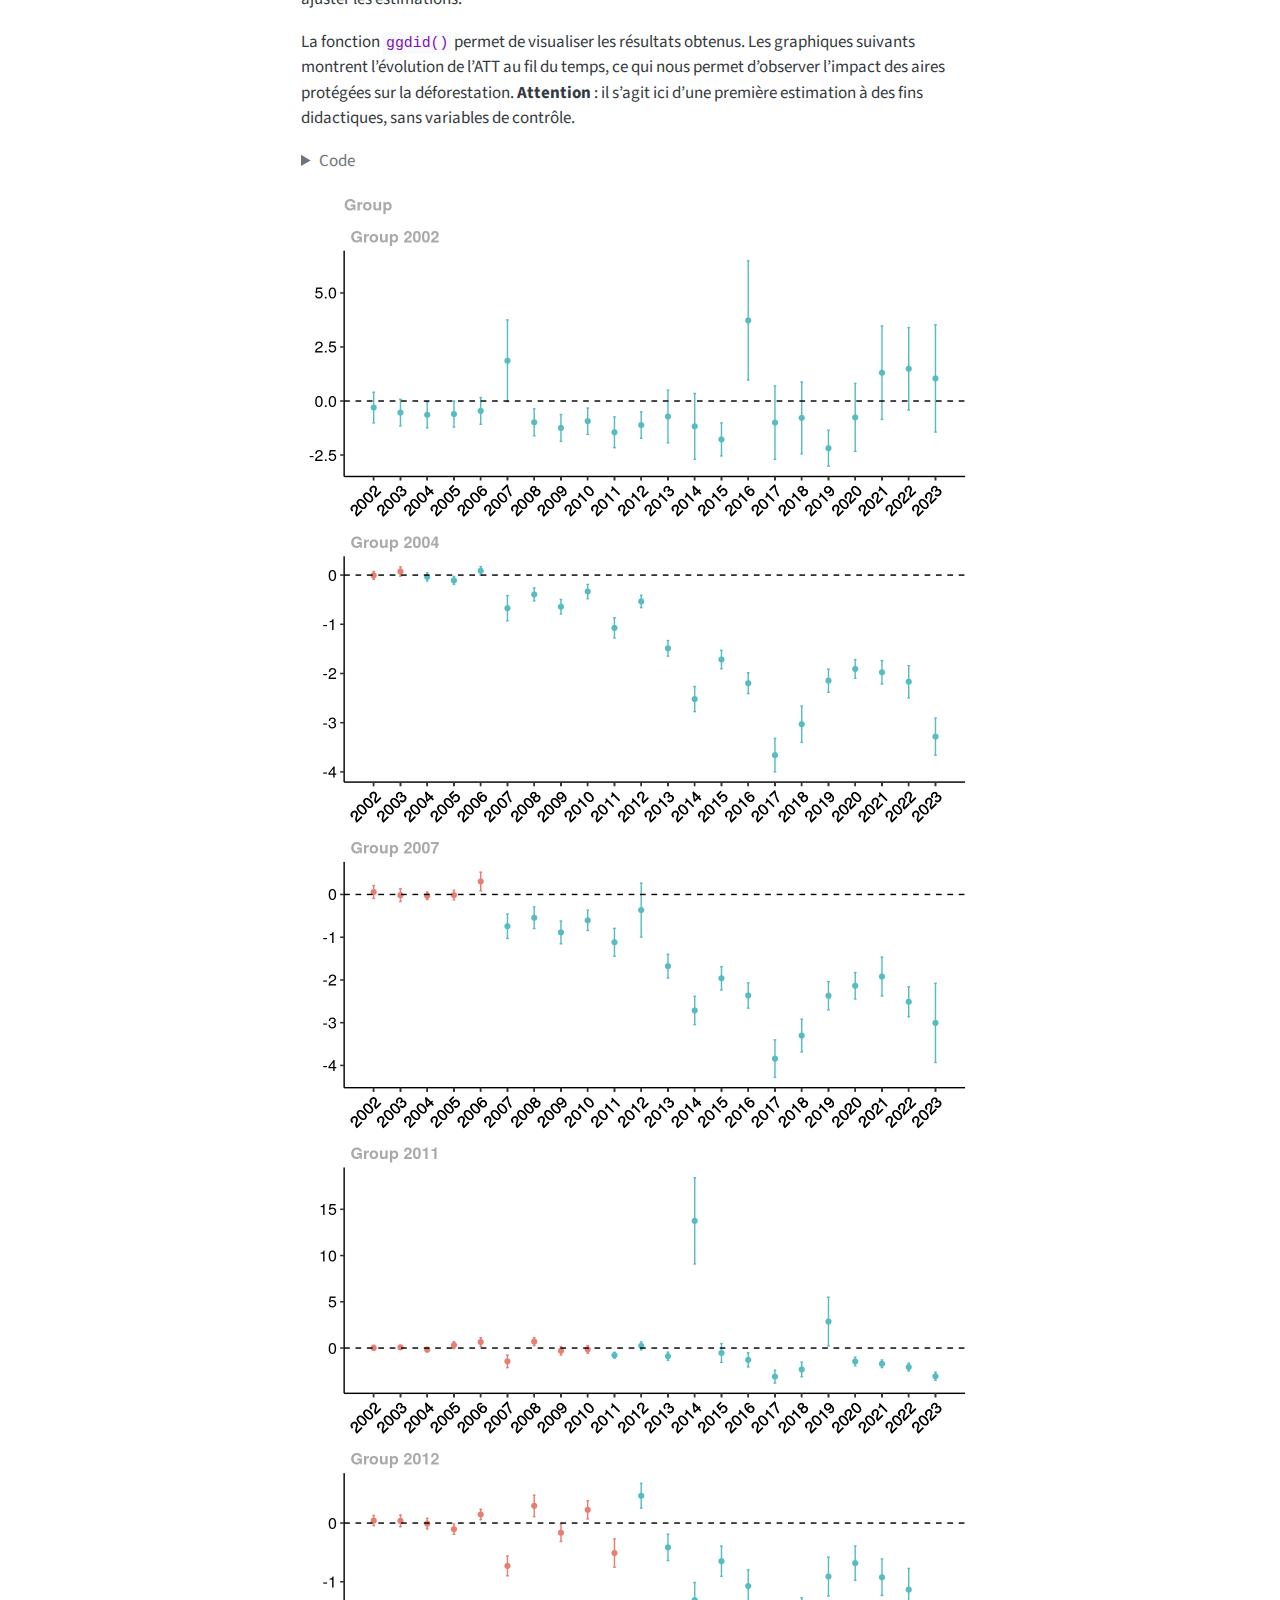
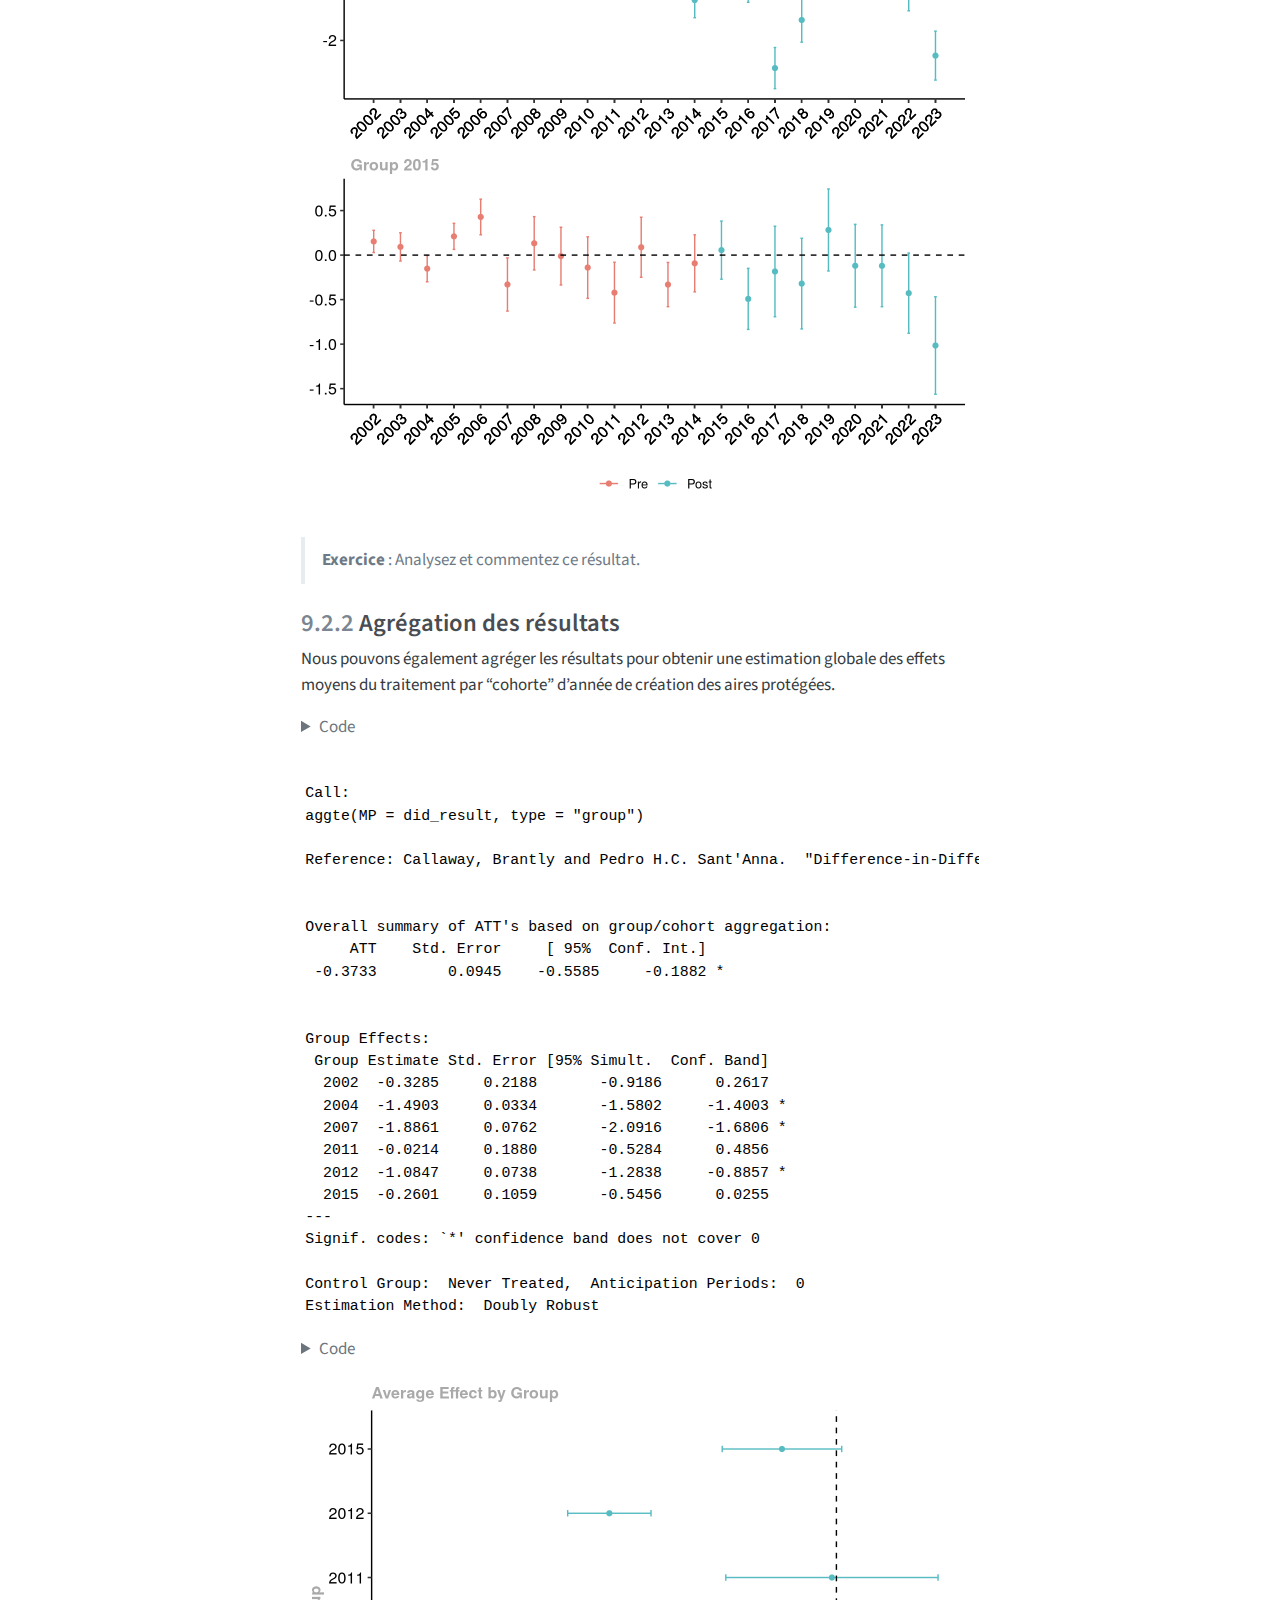
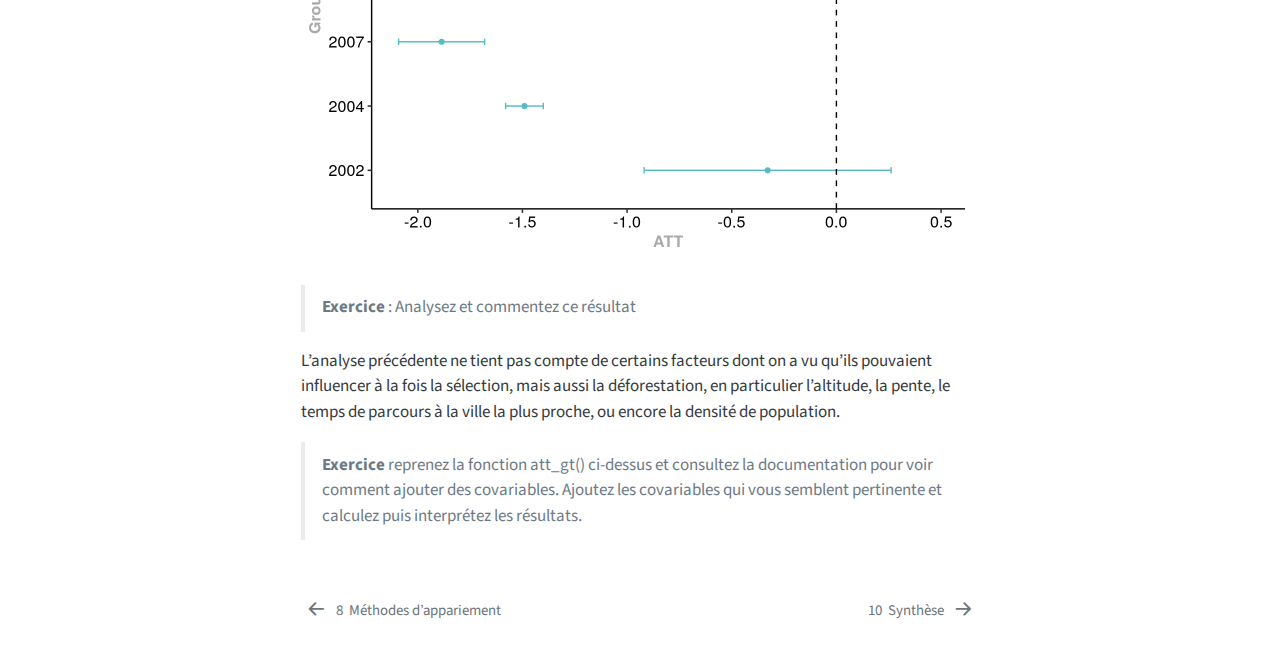
<file: docs/09_double_difference.html>
<!DOCTYPE html>
<html xmlns="http://www.w3.org/1999/xhtml" lang="en" xml:lang="en"><head>

<meta charset="utf-8">
<meta name="generator" content="quarto-1.5.57">

<meta name="viewport" content="width=device-width, initial-scale=1.0, user-scalable=yes">


<title>9&nbsp; Double différence – Evaluation d'impact de politiques et projets</title>
<style>
code{white-space: pre-wrap;}
span.smallcaps{font-variant: small-caps;}
div.columns{display: flex; gap: min(4vw, 1.5em);}
div.column{flex: auto; overflow-x: auto;}
div.hanging-indent{margin-left: 1.5em; text-indent: -1.5em;}
ul.task-list{list-style: none;}
ul.task-list li input[type="checkbox"] {
  width: 0.8em;
  margin: 0 0.8em 0.2em -1em; /* quarto-specific, see https://github.com/quarto-dev/quarto-cli/issues/4556 */ 
  vertical-align: middle;
}
/* CSS for syntax highlighting */
pre > code.sourceCode { white-space: pre; position: relative; }
pre > code.sourceCode > span { line-height: 1.25; }
pre > code.sourceCode > span:empty { height: 1.2em; }
.sourceCode { overflow: visible; }
code.sourceCode > span { color: inherit; text-decoration: inherit; }
div.sourceCode { margin: 1em 0; }
pre.sourceCode { margin: 0; }
@media screen {
div.sourceCode { overflow: auto; }
}
@media print {
pre > code.sourceCode { white-space: pre-wrap; }
pre > code.sourceCode > span { display: inline-block; text-indent: -5em; padding-left: 5em; }
}
pre.numberSource code
  { counter-reset: source-line 0; }
pre.numberSource code > span
  { position: relative; left: -4em; counter-increment: source-line; }
pre.numberSource code > span > a:first-child::before
  { content: counter(source-line);
    position: relative; left: -1em; text-align: right; vertical-align: baseline;
    border: none; display: inline-block;
    -webkit-touch-callout: none; -webkit-user-select: none;
    -khtml-user-select: none; -moz-user-select: none;
    -ms-user-select: none; user-select: none;
    padding: 0 4px; width: 4em;
  }
pre.numberSource { margin-left: 3em;  padding-left: 4px; }
div.sourceCode
  {   }
@media screen {
pre > code.sourceCode > span > a:first-child::before { text-decoration: underline; }
}
/* CSS for citations */
div.csl-bib-body { }
div.csl-entry {
  clear: both;
  margin-bottom: 0em;
}
.hanging-indent div.csl-entry {
  margin-left:2em;
  text-indent:-2em;
}
div.csl-left-margin {
  min-width:2em;
  float:left;
}
div.csl-right-inline {
  margin-left:2em;
  padding-left:1em;
}
div.csl-indent {
  margin-left: 2em;
}</style>


<script src="site_libs/quarto-nav/quarto-nav.js"></script>
<script src="site_libs/quarto-nav/headroom.min.js"></script>
<script src="site_libs/clipboard/clipboard.min.js"></script>
<script src="site_libs/quarto-search/autocomplete.umd.js"></script>
<script src="site_libs/quarto-search/fuse.min.js"></script>
<script src="site_libs/quarto-search/quarto-search.js"></script>
<meta name="quarto:offset" content="./">
<link href="./10_synthese.html" rel="next">
<link href="./08_appariement.html" rel="prev">
<script src="site_libs/quarto-html/quarto.js"></script>
<script src="site_libs/quarto-html/popper.min.js"></script>
<script src="site_libs/quarto-html/tippy.umd.min.js"></script>
<script src="site_libs/quarto-html/anchor.min.js"></script>
<link href="site_libs/quarto-html/tippy.css" rel="stylesheet">
<link href="site_libs/quarto-html/quarto-syntax-highlighting.css" rel="stylesheet" id="quarto-text-highlighting-styles">
<script src="site_libs/bootstrap/bootstrap.min.js"></script>
<link href="site_libs/bootstrap/bootstrap-icons.css" rel="stylesheet">
<link href="site_libs/bootstrap/bootstrap.min.css" rel="stylesheet" id="quarto-bootstrap" data-mode="light">
<script id="quarto-search-options" type="application/json">{
  "location": "sidebar",
  "copy-button": false,
  "collapse-after": 3,
  "panel-placement": "start",
  "type": "textbox",
  "limit": 50,
  "keyboard-shortcut": [
    "f",
    "/",
    "s"
  ],
  "show-item-context": false,
  "language": {
    "search-no-results-text": "No results",
    "search-matching-documents-text": "matching documents",
    "search-copy-link-title": "Copy link to search",
    "search-hide-matches-text": "Hide additional matches",
    "search-more-match-text": "more match in this document",
    "search-more-matches-text": "more matches in this document",
    "search-clear-button-title": "Clear",
    "search-text-placeholder": "",
    "search-detached-cancel-button-title": "Cancel",
    "search-submit-button-title": "Submit",
    "search-label": "Search"
  }
}</script>


</head>

<body class="nav-sidebar floating">

<div id="quarto-search-results"></div>
  <header id="quarto-header" class="headroom fixed-top">
  <nav class="quarto-secondary-nav">
    <div class="container-fluid d-flex">
      <button type="button" class="quarto-btn-toggle btn" data-bs-toggle="collapse" role="button" data-bs-target=".quarto-sidebar-collapse-item" aria-controls="quarto-sidebar" aria-expanded="false" aria-label="Toggle sidebar navigation" onclick="if (window.quartoToggleHeadroom) { window.quartoToggleHeadroom(); }">
        <i class="bi bi-layout-text-sidebar-reverse"></i>
      </button>
        <nav class="quarto-page-breadcrumbs" aria-label="breadcrumb"><ol class="breadcrumb"><li class="breadcrumb-item"><a href="./09_double_difference.html"><span class="chapter-number">9</span>&nbsp; <span class="chapter-title">Double différence</span></a></li></ol></nav>
        <a class="flex-grow-1" role="navigation" data-bs-toggle="collapse" data-bs-target=".quarto-sidebar-collapse-item" aria-controls="quarto-sidebar" aria-expanded="false" aria-label="Toggle sidebar navigation" onclick="if (window.quartoToggleHeadroom) { window.quartoToggleHeadroom(); }">      
        </a>
      <button type="button" class="btn quarto-search-button" aria-label="Search" onclick="window.quartoOpenSearch();">
        <i class="bi bi-search"></i>
      </button>
    </div>
  </nav>
</header>
<!-- content -->
<div id="quarto-content" class="quarto-container page-columns page-rows-contents page-layout-article">
<!-- sidebar -->
  <nav id="quarto-sidebar" class="sidebar collapse collapse-horizontal quarto-sidebar-collapse-item sidebar-navigation floating overflow-auto">
    <div class="pt-lg-2 mt-2 text-left sidebar-header">
    <div class="sidebar-title mb-0 py-0">
      <a href="./">Evaluation d’impact de politiques et projets</a> 
        <div class="sidebar-tools-main">
    <a href="https://github.com/BETSAKA/mapme_impact_training" title="Source Code" class="quarto-navigation-tool px-1" aria-label="Source Code"><i class="bi bi-github"></i></a>
</div>
    </div>
      </div>
        <div class="mt-2 flex-shrink-0 align-items-center">
        <div class="sidebar-search">
        <div id="quarto-search" class="" title="Search"></div>
        </div>
        </div>
    <div class="sidebar-menu-container"> 
    <ul class="list-unstyled mt-1">
        <li class="sidebar-item">
  <div class="sidebar-item-container"> 
  <a href="./index.html" class="sidebar-item-text sidebar-link">
 <span class="menu-text">Preface</span></a>
  </div>
</li>
        <li class="sidebar-item">
  <div class="sidebar-item-container"> 
  <a href="./00_programme.html" class="sidebar-item-text sidebar-link">
 <span class="menu-text">Programme</span></a>
  </div>
</li>
        <li class="sidebar-item">
  <div class="sidebar-item-container"> 
  <a href="./01_introduction.html" class="sidebar-item-text sidebar-link">
 <span class="menu-text"><span class="chapter-number">1</span>&nbsp; <span class="chapter-title">Introduction</span></span></a>
  </div>
</li>
        <li class="sidebar-item">
  <div class="sidebar-item-container"> 
  <a href="./02_bases_R.html" class="sidebar-item-text sidebar-link">
 <span class="menu-text"><span class="chapter-number">2</span>&nbsp; <span class="chapter-title">Fondamentaux pour l’utilisation de R</span></span></a>
  </div>
</li>
        <li class="sidebar-item">
  <div class="sidebar-item-container"> 
  <a href="./03_geodata.html" class="sidebar-item-text sidebar-link">
 <span class="menu-text"><span class="chapter-number">3</span>&nbsp; <span class="chapter-title">Données spatiales : types et importation</span></span></a>
  </div>
</li>
        <li class="sidebar-item">
  <div class="sidebar-item-container"> 
  <a href="./04_mapme_biodiversity.html" class="sidebar-item-text sidebar-link">
 <span class="menu-text"><span class="chapter-number">4</span>&nbsp; <span class="chapter-title">L’outil mapme.biodiversity</span></span></a>
  </div>
</li>
        <li class="sidebar-item">
  <div class="sidebar-item-container"> 
  <a href="./05_experimentations_aleatoires.html" class="sidebar-item-text sidebar-link">
 <span class="menu-text"><span class="chapter-number">5</span>&nbsp; <span class="chapter-title">Expérimentations par assignation aléatoire</span></span></a>
  </div>
</li>
        <li class="sidebar-item">
  <div class="sidebar-item-container"> 
  <a href="./06_avant_apres.html" class="sidebar-item-text sidebar-link">
 <span class="menu-text"><span class="chapter-number">6</span>&nbsp; <span class="chapter-title">Comparaisons avant-après</span></span></a>
  </div>
</li>
        <li class="sidebar-item">
  <div class="sidebar-item-container"> 
  <a href="./07_unites_analyse.html" class="sidebar-item-text sidebar-link">
 <span class="menu-text"><span class="chapter-number">7</span>&nbsp; <span class="chapter-title">Clarification sur les unités d’analyse</span></span></a>
  </div>
</li>
        <li class="sidebar-item">
  <div class="sidebar-item-container"> 
  <a href="./08_appariement.html" class="sidebar-item-text sidebar-link">
 <span class="menu-text"><span class="chapter-number">8</span>&nbsp; <span class="chapter-title">Méthodes d’appariement</span></span></a>
  </div>
</li>
        <li class="sidebar-item">
  <div class="sidebar-item-container"> 
  <a href="./09_double_difference.html" class="sidebar-item-text sidebar-link active">
 <span class="menu-text"><span class="chapter-number">9</span>&nbsp; <span class="chapter-title">Double différence</span></span></a>
  </div>
</li>
        <li class="sidebar-item">
  <div class="sidebar-item-container"> 
  <a href="./10_synthese.html" class="sidebar-item-text sidebar-link">
 <span class="menu-text"><span class="chapter-number">10</span>&nbsp; <span class="chapter-title">Synthèse</span></span></a>
  </div>
</li>
        <li class="sidebar-item">
  <div class="sidebar-item-container"> 
  <a href="./11_references.html" class="sidebar-item-text sidebar-link">
 <span class="menu-text">Bibliographie</span></a>
  </div>
</li>
    </ul>
    </div>
</nav>
<div id="quarto-sidebar-glass" class="quarto-sidebar-collapse-item" data-bs-toggle="collapse" data-bs-target=".quarto-sidebar-collapse-item"></div>
<!-- margin-sidebar -->
    <div id="quarto-margin-sidebar" class="sidebar margin-sidebar">
        <nav id="TOC" role="doc-toc" class="toc-active">
    <h2 id="toc-title">Table of contents</h2>
   
  <ul>
  <li><a href="#méthode-des-doubles-différences" id="toc-méthode-des-doubles-différences" class="nav-link active" data-scroll-target="#méthode-des-doubles-différences"><span class="header-section-number">9.1</span> Méthode des doubles différences</a></li>
  <li><a href="#application-aux-mailles-de-territoire" id="toc-application-aux-mailles-de-territoire" class="nav-link" data-scroll-target="#application-aux-mailles-de-territoire"><span class="header-section-number">9.2</span> Application aux mailles de territoire</a>
  <ul class="collapse">
  <li><a href="#estimation-des-effets-moyens-du-traitement" id="toc-estimation-des-effets-moyens-du-traitement" class="nav-link" data-scroll-target="#estimation-des-effets-moyens-du-traitement"><span class="header-section-number">9.2.1</span> Estimation des effets moyens du traitement</a></li>
  <li><a href="#agrégation-des-résultats" id="toc-agrégation-des-résultats" class="nav-link" data-scroll-target="#agrégation-des-résultats"><span class="header-section-number">9.2.2</span> Agrégation des résultats</a></li>
  </ul></li>
  </ul>
</nav>
    </div>
<!-- main -->
<main class="content" id="quarto-document-content">

<header id="title-block-header" class="quarto-title-block default">
<div class="quarto-title">
<h1 class="title"><span class="chapter-number">9</span>&nbsp; <span class="chapter-title">Double différence</span></h1>
</div>



<div class="quarto-title-meta">

    
  
    
  </div>
  


</header>


<section id="méthode-des-doubles-différences" class="level2" data-number="9.1">
<h2 data-number="9.1" class="anchored" data-anchor-id="méthode-des-doubles-différences"><span class="header-section-number">9.1</span> Méthode des doubles différences</h2>
<iframe src="slides/fr/TVM_Double_difference.pdf" width="100%" height="400px"></iframe>
<p><a href="slides/fr/TVM_Double_difference.pdf">Cliquer ici pour télécharger la présentation</a>.</p>
<p>Pour cette analyse, nous allons appliquer la méthode des doubles différences pour estimer l’impact des aires protégées sur la déforestation à Madagascar entre 2000 et 2021. Cette méthode est particulièrement utile lorsque l’intervention (la création des aires protégées) a lieu à des dates différentes pour chaque unité d’observation, ce que l’on appelle un échelonnement (staggered diff-in-diff). La méthode proposée par Callaway et Sant’Anna <span class="citation" data-cites="callaway2021">(<a href="11_references.html#ref-callaway2021" role="doc-biblioref">2021b</a>)</span> permet de gérer cette situation en utilisant une approche qui tient compte de ces dates de mise en œuvre différentes. Le package {did} <span class="citation" data-cites="did">(<a href="11_references.html#ref-did" role="doc-biblioref">Callaway and Sant’Anna 2021a</a>)</span> en R permet d’appliquer cette méthode facilement.</p>
</section>
<section id="application-aux-mailles-de-territoire" class="level2" data-number="9.2">
<h2 data-number="9.2" class="anchored" data-anchor-id="application-aux-mailles-de-territoire"><span class="header-section-number">9.2</span> Application aux mailles de territoire</h2>
<p>Dans cette section, nous appliquons la méthode des doubles différences aux mailles de territoire pour évaluer l’effet des aires protégées sur la réduction de la déforestation. Nous allons d’abord préparer les données afin de les rendre conformes aux exigences de la fonction <code>att_gt()</code> du package {did}.</p>
<p>Nous travaillons avec un jeu de données spatial qui représente des mailles de 1 km² chacune, et nous avons des informations sur la couverture forestière pour chaque année. Le traitement consiste à identifier les mailles qui sont “intérieures” aux aires protégées (traitées) par rapport aux autres (non traitées).</p>
<div class="cell">
<details class="code-fold">
<summary>Code</summary>
<div class="sourceCode cell-code" id="cb1"><pre class="sourceCode r code-with-copy"><code class="sourceCode r"><span id="cb1-1"><a href="#cb1-1" aria-hidden="true" tabindex="-1"></a><span class="fu">library</span>(did) <span class="co"># Pour des doubles-différences échelonnées</span></span>
<span id="cb1-2"><a href="#cb1-2" aria-hidden="true" tabindex="-1"></a><span class="fu">library</span>(tidyverse) <span class="co"># Pur faciliter la manipulation de données</span></span>
<span id="cb1-3"><a href="#cb1-3" aria-hidden="true" tabindex="-1"></a><span class="fu">library</span>(lubridate) <span class="co"># Pour modifier les dates</span></span>
<span id="cb1-4"><a href="#cb1-4" aria-hidden="true" tabindex="-1"></a><span class="fu">library</span>(gt) <span class="co"># Pour de jolis tableaux</span></span>
<span id="cb1-5"><a href="#cb1-5" aria-hidden="true" tabindex="-1"></a><span class="fu">library</span>(mapme.biodiversity) <span class="co"># Pour réutiliser des fonctions portfolio_long</span></span>
<span id="cb1-6"><a href="#cb1-6" aria-hidden="true" tabindex="-1"></a><span class="fu">library</span>(sf) <span class="co"># Pour des opérations spatiales sur vecteurs</span></span>
<span id="cb1-7"><a href="#cb1-7" aria-hidden="true" tabindex="-1"></a></span>
<span id="cb1-8"><a href="#cb1-8" aria-hidden="true" tabindex="-1"></a><span class="co"># On charge les données par mailles créées précédemment</span></span>
<span id="cb1-9"><a href="#cb1-9" aria-hidden="true" tabindex="-1"></a>grille_matched <span class="ot">&lt;-</span> <span class="fu">read_rds</span>(<span class="st">"data/grille_matched.rds"</span>)</span>
<span id="cb1-10"><a href="#cb1-10" aria-hidden="true" tabindex="-1"></a><span class="co"># Dans la version ci-dessus, on n'a gardé que les données de déforestation</span></span>
<span id="cb1-11"><a href="#cb1-11" aria-hidden="true" tabindex="-1"></a><span class="co"># par année. On va récupérer dans la version précédente, le calcul qu'on avait pour toutes les années</span></span>
<span id="cb1-12"><a href="#cb1-12" aria-hidden="true" tabindex="-1"></a>grille_mada_mapme <span class="ot">&lt;-</span> <span class="fu">read_rds</span>(<span class="st">"data/grille_mada_mapme.rds"</span>)</span>
<span id="cb1-13"><a href="#cb1-13" aria-hidden="true" tabindex="-1"></a><span class="co"># On isole l'identifiant de la cellule et les indicateurs de perte de couvert forestier</span></span>
<span id="cb1-14"><a href="#cb1-14" aria-hidden="true" tabindex="-1"></a>treecover_data <span class="ot">&lt;-</span> grille_mada_mapme <span class="sc">%&gt;%</span></span>
<span id="cb1-15"><a href="#cb1-15" aria-hidden="true" tabindex="-1"></a>  <span class="fu">st_drop_geometry</span>() <span class="sc">%&gt;%</span></span>
<span id="cb1-16"><a href="#cb1-16" aria-hidden="true" tabindex="-1"></a>  <span class="fu">select</span>(assetid, treecover_area)</span>
<span id="cb1-17"><a href="#cb1-17" aria-hidden="true" tabindex="-1"></a><span class="co"># On incorpore les données détaillées de couvert forestier dans les données matchées</span></span>
<span id="cb1-18"><a href="#cb1-18" aria-hidden="true" tabindex="-1"></a>grille_matched <span class="ot">&lt;-</span> grille_matched <span class="sc">%&gt;%</span></span>
<span id="cb1-19"><a href="#cb1-19" aria-hidden="true" tabindex="-1"></a>  <span class="fu">left_join</span>(treecover_data, <span class="at">by =</span> <span class="st">"assetid"</span>)</span></code><button title="Copy to Clipboard" class="code-copy-button"><i class="bi"></i></button></pre></div>
</details>
</div>
<p>Ici, nous avons associé les données sur la perte de couverture forestière à chaque maille correspondant aux aires protégées et aux zones non protégées.</p>
<p>Ensuite, nous transformons les données en format long pour pouvoir suivre l’évolution de la couverture forestière au fil du temps. Cela permet de calculer le taux de déforestation annuel comme un pourcentage du couvert forestier initial pour chaque maille.</p>
<div class="cell">
<details class="code-fold">
<summary>Code</summary>
<div class="sourceCode cell-code" id="cb2"><pre class="sourceCode r code-with-copy"><code class="sourceCode r"><span id="cb2-1"><a href="#cb2-1" aria-hidden="true" tabindex="-1"></a><span class="co"># On va utiliser matchit pour "déplier" en mode long l'évolution du couvert forestier</span></span>
<span id="cb2-2"><a href="#cb2-2" aria-hidden="true" tabindex="-1"></a><span class="co"># On indique qu'il s'agit d'un objet de type mapme.biodiversity pour pouvoir </span></span>
<span id="cb2-3"><a href="#cb2-3" aria-hidden="true" tabindex="-1"></a><span class="co"># utiliser la fonction portfolio_long</span></span>
<span id="cb2-4"><a href="#cb2-4" aria-hidden="true" tabindex="-1"></a><span class="fu">class</span>(grille_matched) <span class="ot">&lt;-</span> <span class="fu">class</span>(grille_mada_mapme) </span>
<span id="cb2-5"><a href="#cb2-5" aria-hidden="true" tabindex="-1"></a><span class="co"># On passe maintenant en format long</span></span>
<span id="cb2-6"><a href="#cb2-6" aria-hidden="true" tabindex="-1"></a>grille_matched <span class="ot">&lt;-</span> grille_matched <span class="sc">%&gt;%</span></span>
<span id="cb2-7"><a href="#cb2-7" aria-hidden="true" tabindex="-1"></a>  <span class="fu">portfolio_long</span>() <span class="sc">%&gt;%</span></span>
<span id="cb2-8"><a href="#cb2-8" aria-hidden="true" tabindex="-1"></a>  <span class="fu">rename</span>(<span class="at">treecover =</span> value) <span class="sc">%&gt;%</span></span>
<span id="cb2-9"><a href="#cb2-9" aria-hidden="true" tabindex="-1"></a>  <span class="fu">mutate</span>(<span class="at">years =</span> <span class="fu">year</span>(datetime)) <span class="sc">%&gt;%</span></span>
<span id="cb2-10"><a href="#cb2-10" aria-hidden="true" tabindex="-1"></a>  <span class="fu">arrange</span>(assetid, years) <span class="sc">%&gt;%</span> <span class="co"># On remet bien dans l'ordre pour que les années se suivent</span></span>
<span id="cb2-11"><a href="#cb2-11" aria-hidden="true" tabindex="-1"></a>  <span class="co"># On calcule le taux de déforestation en %</span></span>
<span id="cb2-12"><a href="#cb2-12" aria-hidden="true" tabindex="-1"></a>  <span class="fu">mutate</span>(<span class="at">tx_defor =</span> <span class="fu">ifelse</span>(assetid<span class="sc">!=</span> <span class="fu">lag</span>(assetid), <span class="cn">NA</span>, </span>
<span id="cb2-13"><a href="#cb2-13" aria-hidden="true" tabindex="-1"></a>                           <span class="sc">-</span>((treecover <span class="sc">-</span> <span class="fu">lag</span>(treecover)) <span class="sc">/</span> </span>
<span id="cb2-14"><a href="#cb2-14" aria-hidden="true" tabindex="-1"></a>                               <span class="fu">lag</span>(treecover))<span class="sc">*</span><span class="dv">100</span>))</span></code><button title="Copy to Clipboard" class="code-copy-button"><i class="bi"></i></button></pre></div>
</details>
</div>
<blockquote class="blockquote">
<p><strong>Exercice</strong> : - pour explorer le jeu de données grilles_matched, groupez les données par statut de traitement <code>traitement</code> et année de création <code>an_creation</code>. Que remarquez-vous ?</p>
</blockquote>
<section id="estimation-des-effets-moyens-du-traitement" class="level3" data-number="9.2.1">
<h3 data-number="9.2.1" class="anchored" data-anchor-id="estimation-des-effets-moyens-du-traitement"><span class="header-section-number">9.2.1</span> Estimation des effets moyens du traitement</h3>
<p>Nous utilisons la fonction att_gt() pour estimer l’effet moyen du traitement (ATT) sur le taux de déforestation au fil du temps. Les poids provenant du processus de matching sont utilisés pour ajuster les estimations.</p>
<p>La fonction <code>ggdid()</code> permet de visualiser les résultats obtenus. Les graphiques suivants montrent l’évolution de l’ATT au fil du temps, ce qui nous permet d’observer l’impact des aires protégées sur la déforestation. <strong>Attention</strong> : il s’agit ici d’une première estimation à des fins didactiques, sans variables de contrôle.</p>
<div class="cell">
<details class="code-fold">
<summary>Code</summary>
<div class="sourceCode cell-code" id="cb3"><pre class="sourceCode r code-with-copy"><code class="sourceCode r"><span id="cb3-1"><a href="#cb3-1" aria-hidden="true" tabindex="-1"></a><span class="co"># Les mailles en dehors des aires protégées sont considérées comme jamais traitées</span></span>
<span id="cb3-2"><a href="#cb3-2" aria-hidden="true" tabindex="-1"></a>grille_matched <span class="ot">&lt;-</span> grille_matched <span class="sc">%&gt;%</span></span>
<span id="cb3-3"><a href="#cb3-3" aria-hidden="true" tabindex="-1"></a>  <span class="fu">mutate</span>(<span class="at">time_treated =</span> <span class="fu">ifelse</span>(position_ap <span class="sc">==</span> <span class="st">"Intérieur"</span>, an_creation, <span class="dv">0</span>))</span>
<span id="cb3-4"><a href="#cb3-4" aria-hidden="true" tabindex="-1"></a></span>
<span id="cb3-5"><a href="#cb3-5" aria-hidden="true" tabindex="-1"></a><span class="co"># Calculer le DID en utilisant la fonction `att_gt`</span></span>
<span id="cb3-6"><a href="#cb3-6" aria-hidden="true" tabindex="-1"></a>did_result <span class="ot">&lt;-</span> <span class="fu">att_gt</span>(<span class="at">yname =</span> <span class="st">"tx_defor"</span>, <span class="co"># variable de résultat</span></span>
<span id="cb3-7"><a href="#cb3-7" aria-hidden="true" tabindex="-1"></a>                     <span class="at">tname =</span> <span class="st">"years"</span>, <span class="co"># Variable de temps</span></span>
<span id="cb3-8"><a href="#cb3-8" aria-hidden="true" tabindex="-1"></a>                     <span class="at">idname =</span> <span class="st">"assetid"</span>, <span class="co"># ID des unités</span></span>
<span id="cb3-9"><a href="#cb3-9" aria-hidden="true" tabindex="-1"></a>                     <span class="at">gname =</span> <span class="st">"time_treated"</span>, <span class="co"># Temps de traitement </span></span>
<span id="cb3-10"><a href="#cb3-10" aria-hidden="true" tabindex="-1"></a>                     <span class="at">weightsname =</span> <span class="st">"weights"</span>, <span class="co"># Poids issus du matching</span></span>
<span id="cb3-11"><a href="#cb3-11" aria-hidden="true" tabindex="-1"></a>                     <span class="at">data =</span> grille_matched,</span>
<span id="cb3-12"><a href="#cb3-12" aria-hidden="true" tabindex="-1"></a>                     <span class="at">panel =</span> <span class="cn">TRUE</span>) <span class="co"># panel veut dire qu'on suit les mêmes unités</span></span>
<span id="cb3-13"><a href="#cb3-13" aria-hidden="true" tabindex="-1"></a></span>
<span id="cb3-14"><a href="#cb3-14" aria-hidden="true" tabindex="-1"></a><span class="co"># Plot the results to visualize the ATT over time</span></span>
<span id="cb3-15"><a href="#cb3-15" aria-hidden="true" tabindex="-1"></a><span class="fu">ggdid</span>(did_result) <span class="sc">+</span></span>
<span id="cb3-16"><a href="#cb3-16" aria-hidden="true" tabindex="-1"></a>  <span class="fu">theme</span>(<span class="at">axis.text.x =</span>  <span class="fu">element_text</span>(<span class="at">angle =</span> <span class="dv">45</span>, <span class="at">hjust =</span> <span class="dv">1</span>))</span></code><button title="Copy to Clipboard" class="code-copy-button"><i class="bi"></i></button></pre></div>
</details>
<div class="cell-output-display">
<div>
<figure class="figure">
<p><img src="09_double_difference_files/figure-html/unnamed-chunk-3-1.png" class="img-fluid figure-img" width="672"></p>
</figure>
</div>
</div>
</div>
<blockquote class="blockquote">
<p><strong>Exercice</strong> : Analysez et commentez ce résultat.</p>
</blockquote>
</section>
<section id="agrégation-des-résultats" class="level3" data-number="9.2.2">
<h3 data-number="9.2.2" class="anchored" data-anchor-id="agrégation-des-résultats"><span class="header-section-number">9.2.2</span> Agrégation des résultats</h3>
<p>Nous pouvons également agréger les résultats pour obtenir une estimation globale des effets moyens du traitement par “cohorte” d’année de création des aires protégées.</p>
<div class="cell">
<details class="code-fold">
<summary>Code</summary>
<div class="sourceCode cell-code" id="cb4"><pre class="sourceCode r code-with-copy"><code class="sourceCode r"><span id="cb4-1"><a href="#cb4-1" aria-hidden="true" tabindex="-1"></a><span class="co"># Aggregate the ATT results</span></span>
<span id="cb4-2"><a href="#cb4-2" aria-hidden="true" tabindex="-1"></a>agg_att_mailles <span class="ot">&lt;-</span> <span class="fu">aggte</span>(did_result, <span class="at">type =</span> <span class="st">"group"</span>)</span>
<span id="cb4-3"><a href="#cb4-3" aria-hidden="true" tabindex="-1"></a></span>
<span id="cb4-4"><a href="#cb4-4" aria-hidden="true" tabindex="-1"></a><span class="co"># Display the aggregated results</span></span>
<span id="cb4-5"><a href="#cb4-5" aria-hidden="true" tabindex="-1"></a><span class="fu">summary</span>(agg_att_mailles)</span></code><button title="Copy to Clipboard" class="code-copy-button"><i class="bi"></i></button></pre></div>
</details>
<div class="cell-output cell-output-stdout">
<pre><code>
Call:
aggte(MP = did_result, type = "group")

Reference: Callaway, Brantly and Pedro H.C. Sant'Anna.  "Difference-in-Differences with Multiple Time Periods." Journal of Econometrics, Vol. 225, No. 2, pp. 200-230, 2021. &lt;https://doi.org/10.1016/j.jeconom.2020.12.001&gt;, &lt;https://arxiv.org/abs/1803.09015&gt; 


Overall summary of ATT's based on group/cohort aggregation:  
     ATT    Std. Error     [ 95%  Conf. Int.]  
 -0.3733        0.0945    -0.5585     -0.1882 *


Group Effects:
 Group Estimate Std. Error [95% Simult.  Conf. Band]  
  2002  -0.3285     0.2188       -0.9186      0.2617  
  2004  -1.4903     0.0334       -1.5802     -1.4003 *
  2007  -1.8861     0.0762       -2.0916     -1.6806 *
  2011  -0.0214     0.1880       -0.5284      0.4856  
  2012  -1.0847     0.0738       -1.2838     -0.8857 *
  2015  -0.2601     0.1059       -0.5456      0.0255  
---
Signif. codes: `*' confidence band does not cover 0

Control Group:  Never Treated,  Anticipation Periods:  0
Estimation Method:  Doubly Robust</code></pre>
</div>
<details class="code-fold">
<summary>Code</summary>
<div class="sourceCode cell-code" id="cb6"><pre class="sourceCode r code-with-copy"><code class="sourceCode r"><span id="cb6-1"><a href="#cb6-1" aria-hidden="true" tabindex="-1"></a><span class="co"># Visualisation du résultat</span></span>
<span id="cb6-2"><a href="#cb6-2" aria-hidden="true" tabindex="-1"></a><span class="fu">ggdid</span>(agg_att_mailles)</span></code><button title="Copy to Clipboard" class="code-copy-button"><i class="bi"></i></button></pre></div>
</details>
<div class="cell-output-display">
<div>
<figure class="figure">
<p><img src="09_double_difference_files/figure-html/unnamed-chunk-4-1.png" class="img-fluid figure-img" width="672"></p>
</figure>
</div>
</div>
</div>
<blockquote class="blockquote">
<p><strong>Exercice</strong> : Analysez et commentez ce résultat</p>
</blockquote>
<p>L’analyse précédente ne tient pas compte de certains facteurs dont on a vu qu’ils pouvaient influencer à la fois la sélection, mais aussi la déforestation, en particulier l’altitude, la pente, le temps de parcours à la ville la plus proche, ou encore la densité de population.</p>
<blockquote class="blockquote">
<p><strong>Exercice</strong> reprenez la fonction att_gt() ci-dessus et consultez la documentation pour voir comment ajouter des covariables. Ajoutez les covariables qui vous semblent pertinente et calculez puis interprétez les résultats.</p>
</blockquote>


<div id="refs" class="references csl-bib-body hanging-indent" data-entry-spacing="0" role="list" style="display: none">
<div id="ref-did" class="csl-entry" role="listitem">
Callaway, Brantly, and Pedro H. C. Sant’Anna. 2021a. <span>“Difference-in-Differences with Multiple Time Periods.”</span> <a href="https://doi.org/10.1016/j.jeconom.2020.12.001">https://doi.org/10.1016/j.jeconom.2020.12.001</a>.
</div>
<div id="ref-callaway2021" class="csl-entry" role="listitem">
———. 2021b. <span>“Difference-in-Differences with Multiple Time Periods.”</span> <em>Journal of Econometrics</em>, Themed Issue: Treatment Effect 1, 225 (2): 200–230. <a href="https://doi.org/10.1016/j.jeconom.2020.12.001">https://doi.org/10.1016/j.jeconom.2020.12.001</a>.
</div>
</div>
</section>
</section>

</main> <!-- /main -->
<script id="quarto-html-after-body" type="application/javascript">
window.document.addEventListener("DOMContentLoaded", function (event) {
  const toggleBodyColorMode = (bsSheetEl) => {
    const mode = bsSheetEl.getAttribute("data-mode");
    const bodyEl = window.document.querySelector("body");
    if (mode === "dark") {
      bodyEl.classList.add("quarto-dark");
      bodyEl.classList.remove("quarto-light");
    } else {
      bodyEl.classList.add("quarto-light");
      bodyEl.classList.remove("quarto-dark");
    }
  }
  const toggleBodyColorPrimary = () => {
    const bsSheetEl = window.document.querySelector("link#quarto-bootstrap");
    if (bsSheetEl) {
      toggleBodyColorMode(bsSheetEl);
    }
  }
  toggleBodyColorPrimary();  
  const icon = "";
  const anchorJS = new window.AnchorJS();
  anchorJS.options = {
    placement: 'right',
    icon: icon
  };
  anchorJS.add('.anchored');
  const isCodeAnnotation = (el) => {
    for (const clz of el.classList) {
      if (clz.startsWith('code-annotation-')) {                     
        return true;
      }
    }
    return false;
  }
  const onCopySuccess = function(e) {
    // button target
    const button = e.trigger;
    // don't keep focus
    button.blur();
    // flash "checked"
    button.classList.add('code-copy-button-checked');
    var currentTitle = button.getAttribute("title");
    button.setAttribute("title", "Copied!");
    let tooltip;
    if (window.bootstrap) {
      button.setAttribute("data-bs-toggle", "tooltip");
      button.setAttribute("data-bs-placement", "left");
      button.setAttribute("data-bs-title", "Copied!");
      tooltip = new bootstrap.Tooltip(button, 
        { trigger: "manual", 
          customClass: "code-copy-button-tooltip",
          offset: [0, -8]});
      tooltip.show();    
    }
    setTimeout(function() {
      if (tooltip) {
        tooltip.hide();
        button.removeAttribute("data-bs-title");
        button.removeAttribute("data-bs-toggle");
        button.removeAttribute("data-bs-placement");
      }
      button.setAttribute("title", currentTitle);
      button.classList.remove('code-copy-button-checked');
    }, 1000);
    // clear code selection
    e.clearSelection();
  }
  const getTextToCopy = function(trigger) {
      const codeEl = trigger.previousElementSibling.cloneNode(true);
      for (const childEl of codeEl.children) {
        if (isCodeAnnotation(childEl)) {
          childEl.remove();
        }
      }
      return codeEl.innerText;
  }
  const clipboard = new window.ClipboardJS('.code-copy-button:not([data-in-quarto-modal])', {
    text: getTextToCopy
  });
  clipboard.on('success', onCopySuccess);
  if (window.document.getElementById('quarto-embedded-source-code-modal')) {
    // For code content inside modals, clipBoardJS needs to be initialized with a container option
    // TODO: Check when it could be a function (https://github.com/zenorocha/clipboard.js/issues/860)
    const clipboardModal = new window.ClipboardJS('.code-copy-button[data-in-quarto-modal]', {
      text: getTextToCopy,
      container: window.document.getElementById('quarto-embedded-source-code-modal')
    });
    clipboardModal.on('success', onCopySuccess);
  }
    var localhostRegex = new RegExp(/^(?:http|https):\/\/localhost\:?[0-9]*\//);
    var mailtoRegex = new RegExp(/^mailto:/);
      var filterRegex = new RegExp("https:\/\/betsaka\.github\.io\/impact_training_mapme\/");
    var isInternal = (href) => {
        return filterRegex.test(href) || localhostRegex.test(href) || mailtoRegex.test(href);
    }
    // Inspect non-navigation links and adorn them if external
 	var links = window.document.querySelectorAll('a[href]:not(.nav-link):not(.navbar-brand):not(.toc-action):not(.sidebar-link):not(.sidebar-item-toggle):not(.pagination-link):not(.no-external):not([aria-hidden]):not(.dropdown-item):not(.quarto-navigation-tool):not(.about-link)');
    for (var i=0; i<links.length; i++) {
      const link = links[i];
      if (!isInternal(link.href)) {
        // undo the damage that might have been done by quarto-nav.js in the case of
        // links that we want to consider external
        if (link.dataset.originalHref !== undefined) {
          link.href = link.dataset.originalHref;
        }
      }
    }
  function tippyHover(el, contentFn, onTriggerFn, onUntriggerFn) {
    const config = {
      allowHTML: true,
      maxWidth: 500,
      delay: 100,
      arrow: false,
      appendTo: function(el) {
          return el.parentElement;
      },
      interactive: true,
      interactiveBorder: 10,
      theme: 'quarto',
      placement: 'bottom-start',
    };
    if (contentFn) {
      config.content = contentFn;
    }
    if (onTriggerFn) {
      config.onTrigger = onTriggerFn;
    }
    if (onUntriggerFn) {
      config.onUntrigger = onUntriggerFn;
    }
    window.tippy(el, config); 
  }
  const noterefs = window.document.querySelectorAll('a[role="doc-noteref"]');
  for (var i=0; i<noterefs.length; i++) {
    const ref = noterefs[i];
    tippyHover(ref, function() {
      // use id or data attribute instead here
      let href = ref.getAttribute('data-footnote-href') || ref.getAttribute('href');
      try { href = new URL(href).hash; } catch {}
      const id = href.replace(/^#\/?/, "");
      const note = window.document.getElementById(id);
      if (note) {
        return note.innerHTML;
      } else {
        return "";
      }
    });
  }
  const xrefs = window.document.querySelectorAll('a.quarto-xref');
  const processXRef = (id, note) => {
    // Strip column container classes
    const stripColumnClz = (el) => {
      el.classList.remove("page-full", "page-columns");
      if (el.children) {
        for (const child of el.children) {
          stripColumnClz(child);
        }
      }
    }
    stripColumnClz(note)
    if (id === null || id.startsWith('sec-')) {
      // Special case sections, only their first couple elements
      const container = document.createElement("div");
      if (note.children && note.children.length > 2) {
        container.appendChild(note.children[0].cloneNode(true));
        for (let i = 1; i < note.children.length; i++) {
          const child = note.children[i];
          if (child.tagName === "P" && child.innerText === "") {
            continue;
          } else {
            container.appendChild(child.cloneNode(true));
            break;
          }
        }
        if (window.Quarto?.typesetMath) {
          window.Quarto.typesetMath(container);
        }
        return container.innerHTML
      } else {
        if (window.Quarto?.typesetMath) {
          window.Quarto.typesetMath(note);
        }
        return note.innerHTML;
      }
    } else {
      // Remove any anchor links if they are present
      const anchorLink = note.querySelector('a.anchorjs-link');
      if (anchorLink) {
        anchorLink.remove();
      }
      if (window.Quarto?.typesetMath) {
        window.Quarto.typesetMath(note);
      }
      // TODO in 1.5, we should make sure this works without a callout special case
      if (note.classList.contains("callout")) {
        return note.outerHTML;
      } else {
        return note.innerHTML;
      }
    }
  }
  for (var i=0; i<xrefs.length; i++) {
    const xref = xrefs[i];
    tippyHover(xref, undefined, function(instance) {
      instance.disable();
      let url = xref.getAttribute('href');
      let hash = undefined; 
      if (url.startsWith('#')) {
        hash = url;
      } else {
        try { hash = new URL(url).hash; } catch {}
      }
      if (hash) {
        const id = hash.replace(/^#\/?/, "");
        const note = window.document.getElementById(id);
        if (note !== null) {
          try {
            const html = processXRef(id, note.cloneNode(true));
            instance.setContent(html);
          } finally {
            instance.enable();
            instance.show();
          }
        } else {
          // See if we can fetch this
          fetch(url.split('#')[0])
          .then(res => res.text())
          .then(html => {
            const parser = new DOMParser();
            const htmlDoc = parser.parseFromString(html, "text/html");
            const note = htmlDoc.getElementById(id);
            if (note !== null) {
              const html = processXRef(id, note);
              instance.setContent(html);
            } 
          }).finally(() => {
            instance.enable();
            instance.show();
          });
        }
      } else {
        // See if we can fetch a full url (with no hash to target)
        // This is a special case and we should probably do some content thinning / targeting
        fetch(url)
        .then(res => res.text())
        .then(html => {
          const parser = new DOMParser();
          const htmlDoc = parser.parseFromString(html, "text/html");
          const note = htmlDoc.querySelector('main.content');
          if (note !== null) {
            // This should only happen for chapter cross references
            // (since there is no id in the URL)
            // remove the first header
            if (note.children.length > 0 && note.children[0].tagName === "HEADER") {
              note.children[0].remove();
            }
            const html = processXRef(null, note);
            instance.setContent(html);
          } 
        }).finally(() => {
          instance.enable();
          instance.show();
        });
      }
    }, function(instance) {
    });
  }
      let selectedAnnoteEl;
      const selectorForAnnotation = ( cell, annotation) => {
        let cellAttr = 'data-code-cell="' + cell + '"';
        let lineAttr = 'data-code-annotation="' +  annotation + '"';
        const selector = 'span[' + cellAttr + '][' + lineAttr + ']';
        return selector;
      }
      const selectCodeLines = (annoteEl) => {
        const doc = window.document;
        const targetCell = annoteEl.getAttribute("data-target-cell");
        const targetAnnotation = annoteEl.getAttribute("data-target-annotation");
        const annoteSpan = window.document.querySelector(selectorForAnnotation(targetCell, targetAnnotation));
        const lines = annoteSpan.getAttribute("data-code-lines").split(",");
        const lineIds = lines.map((line) => {
          return targetCell + "-" + line;
        })
        let top = null;
        let height = null;
        let parent = null;
        if (lineIds.length > 0) {
            //compute the position of the single el (top and bottom and make a div)
            const el = window.document.getElementById(lineIds[0]);
            top = el.offsetTop;
            height = el.offsetHeight;
            parent = el.parentElement.parentElement;
          if (lineIds.length > 1) {
            const lastEl = window.document.getElementById(lineIds[lineIds.length - 1]);
            const bottom = lastEl.offsetTop + lastEl.offsetHeight;
            height = bottom - top;
          }
          if (top !== null && height !== null && parent !== null) {
            // cook up a div (if necessary) and position it 
            let div = window.document.getElementById("code-annotation-line-highlight");
            if (div === null) {
              div = window.document.createElement("div");
              div.setAttribute("id", "code-annotation-line-highlight");
              div.style.position = 'absolute';
              parent.appendChild(div);
            }
            div.style.top = top - 2 + "px";
            div.style.height = height + 4 + "px";
            div.style.left = 0;
            let gutterDiv = window.document.getElementById("code-annotation-line-highlight-gutter");
            if (gutterDiv === null) {
              gutterDiv = window.document.createElement("div");
              gutterDiv.setAttribute("id", "code-annotation-line-highlight-gutter");
              gutterDiv.style.position = 'absolute';
              const codeCell = window.document.getElementById(targetCell);
              const gutter = codeCell.querySelector('.code-annotation-gutter');
              gutter.appendChild(gutterDiv);
            }
            gutterDiv.style.top = top - 2 + "px";
            gutterDiv.style.height = height + 4 + "px";
          }
          selectedAnnoteEl = annoteEl;
        }
      };
      const unselectCodeLines = () => {
        const elementsIds = ["code-annotation-line-highlight", "code-annotation-line-highlight-gutter"];
        elementsIds.forEach((elId) => {
          const div = window.document.getElementById(elId);
          if (div) {
            div.remove();
          }
        });
        selectedAnnoteEl = undefined;
      };
        // Handle positioning of the toggle
    window.addEventListener(
      "resize",
      throttle(() => {
        elRect = undefined;
        if (selectedAnnoteEl) {
          selectCodeLines(selectedAnnoteEl);
        }
      }, 10)
    );
    function throttle(fn, ms) {
    let throttle = false;
    let timer;
      return (...args) => {
        if(!throttle) { // first call gets through
            fn.apply(this, args);
            throttle = true;
        } else { // all the others get throttled
            if(timer) clearTimeout(timer); // cancel #2
            timer = setTimeout(() => {
              fn.apply(this, args);
              timer = throttle = false;
            }, ms);
        }
      };
    }
      // Attach click handler to the DT
      const annoteDls = window.document.querySelectorAll('dt[data-target-cell]');
      for (const annoteDlNode of annoteDls) {
        annoteDlNode.addEventListener('click', (event) => {
          const clickedEl = event.target;
          if (clickedEl !== selectedAnnoteEl) {
            unselectCodeLines();
            const activeEl = window.document.querySelector('dt[data-target-cell].code-annotation-active');
            if (activeEl) {
              activeEl.classList.remove('code-annotation-active');
            }
            selectCodeLines(clickedEl);
            clickedEl.classList.add('code-annotation-active');
          } else {
            // Unselect the line
            unselectCodeLines();
            clickedEl.classList.remove('code-annotation-active');
          }
        });
      }
  const findCites = (el) => {
    const parentEl = el.parentElement;
    if (parentEl) {
      const cites = parentEl.dataset.cites;
      if (cites) {
        return {
          el,
          cites: cites.split(' ')
        };
      } else {
        return findCites(el.parentElement)
      }
    } else {
      return undefined;
    }
  };
  var bibliorefs = window.document.querySelectorAll('a[role="doc-biblioref"]');
  for (var i=0; i<bibliorefs.length; i++) {
    const ref = bibliorefs[i];
    const citeInfo = findCites(ref);
    if (citeInfo) {
      tippyHover(citeInfo.el, function() {
        var popup = window.document.createElement('div');
        citeInfo.cites.forEach(function(cite) {
          var citeDiv = window.document.createElement('div');
          citeDiv.classList.add('hanging-indent');
          citeDiv.classList.add('csl-entry');
          var biblioDiv = window.document.getElementById('ref-' + cite);
          if (biblioDiv) {
            citeDiv.innerHTML = biblioDiv.innerHTML;
          }
          popup.appendChild(citeDiv);
        });
        return popup.innerHTML;
      });
    }
  }
});
</script>
<nav class="page-navigation">
  <div class="nav-page nav-page-previous">
      <a href="./08_appariement.html" class="pagination-link" aria-label="Méthodes d'appariement">
        <i class="bi bi-arrow-left-short"></i> <span class="nav-page-text"><span class="chapter-number">8</span>&nbsp; <span class="chapter-title">Méthodes d’appariement</span></span>
      </a>          
  </div>
  <div class="nav-page nav-page-next">
      <a href="./10_synthese.html" class="pagination-link" aria-label="Synthèse">
        <span class="nav-page-text"><span class="chapter-number">10</span>&nbsp; <span class="chapter-title">Synthèse</span></span> <i class="bi bi-arrow-right-short"></i>
      </a>
  </div>
</nav>
</div> <!-- /content -->




</body></html>
</file>
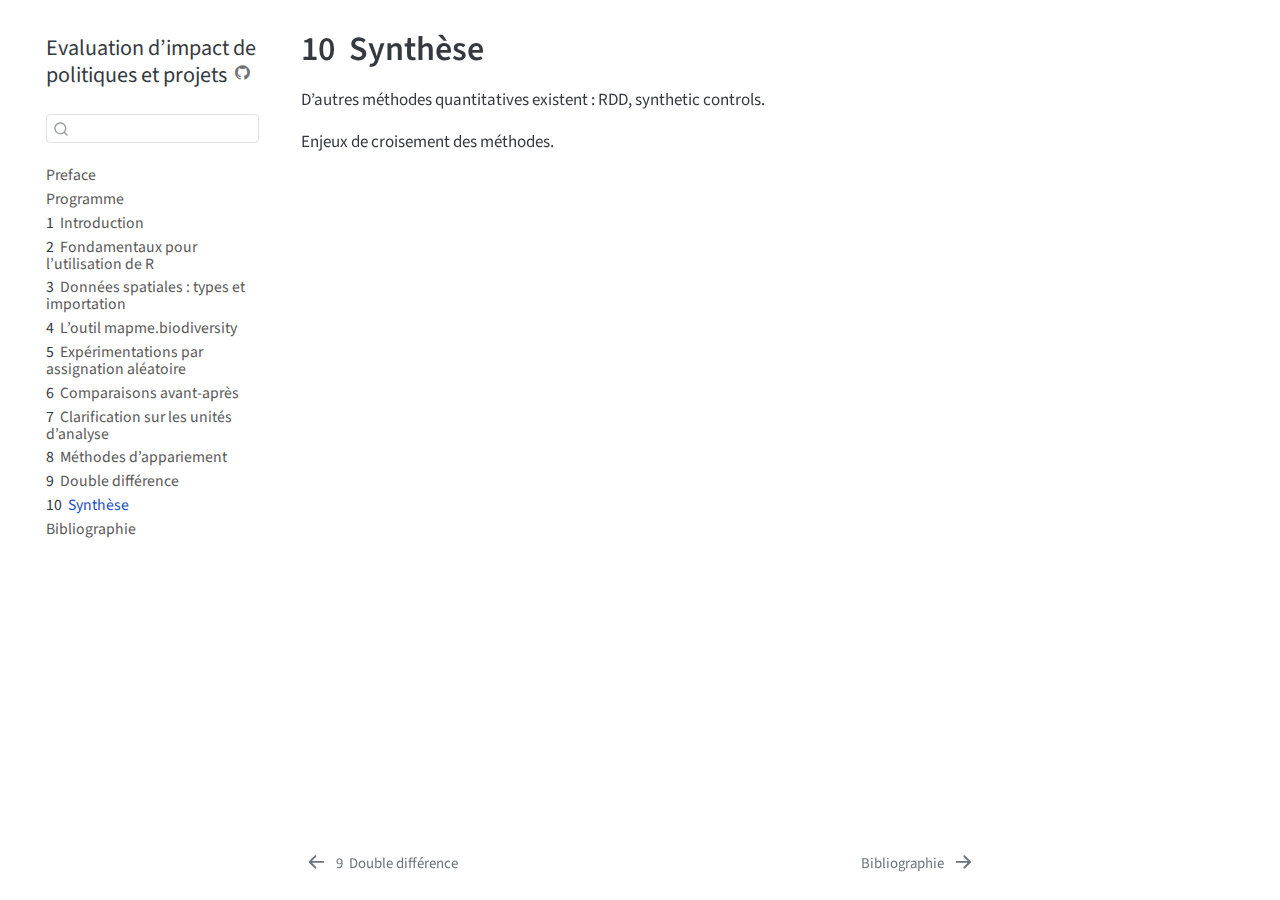
<file: docs/10_synthese.html>
<!DOCTYPE html>
<html xmlns="http://www.w3.org/1999/xhtml" lang="en" xml:lang="en"><head>

<meta charset="utf-8">
<meta name="generator" content="quarto-1.7.31">

<meta name="viewport" content="width=device-width, initial-scale=1.0, user-scalable=yes">


<title>10&nbsp; Synthèse – Evaluation d'impact de politiques et projets</title>
<style>
code{white-space: pre-wrap;}
span.smallcaps{font-variant: small-caps;}
div.columns{display: flex; gap: min(4vw, 1.5em);}
div.column{flex: auto; overflow-x: auto;}
div.hanging-indent{margin-left: 1.5em; text-indent: -1.5em;}
ul.task-list{list-style: none;}
ul.task-list li input[type="checkbox"] {
  width: 0.8em;
  margin: 0 0.8em 0.2em -1em; /* quarto-specific, see https://github.com/quarto-dev/quarto-cli/issues/4556 */ 
  vertical-align: middle;
}
</style>


<script src="site_libs/quarto-nav/quarto-nav.js"></script>
<script src="site_libs/quarto-nav/headroom.min.js"></script>
<script src="site_libs/clipboard/clipboard.min.js"></script>
<script src="site_libs/quarto-search/autocomplete.umd.js"></script>
<script src="site_libs/quarto-search/fuse.min.js"></script>
<script src="site_libs/quarto-search/quarto-search.js"></script>
<meta name="quarto:offset" content="./">
<link href="./11_references.html" rel="next">
<link href="./09_double_difference.html" rel="prev">
<script src="site_libs/quarto-html/quarto.js" type="module"></script>
<script src="site_libs/quarto-html/tabsets/tabsets.js" type="module"></script>
<script src="site_libs/quarto-html/popper.min.js"></script>
<script src="site_libs/quarto-html/tippy.umd.min.js"></script>
<script src="site_libs/quarto-html/anchor.min.js"></script>
<link href="site_libs/quarto-html/tippy.css" rel="stylesheet">
<link href="site_libs/quarto-html/quarto-syntax-highlighting-e1a5c8363afafaef2c763b6775fbf3ca.css" rel="stylesheet" id="quarto-text-highlighting-styles">
<script src="site_libs/bootstrap/bootstrap.min.js"></script>
<link href="site_libs/bootstrap/bootstrap-icons.css" rel="stylesheet">
<link href="site_libs/bootstrap/bootstrap-2e2f7a2b0f6ea1d0af1331a7a5ecbdf9.min.css" rel="stylesheet" append-hash="true" id="quarto-bootstrap" data-mode="light">
<script id="quarto-search-options" type="application/json">{
  "location": "sidebar",
  "copy-button": false,
  "collapse-after": 3,
  "panel-placement": "start",
  "type": "textbox",
  "limit": 50,
  "keyboard-shortcut": [
    "f",
    "/",
    "s"
  ],
  "show-item-context": false,
  "language": {
    "search-no-results-text": "No results",
    "search-matching-documents-text": "matching documents",
    "search-copy-link-title": "Copy link to search",
    "search-hide-matches-text": "Hide additional matches",
    "search-more-match-text": "more match in this document",
    "search-more-matches-text": "more matches in this document",
    "search-clear-button-title": "Clear",
    "search-text-placeholder": "",
    "search-detached-cancel-button-title": "Cancel",
    "search-submit-button-title": "Submit",
    "search-label": "Search"
  }
}</script>


</head>

<body class="nav-sidebar floating quarto-light">

<div id="quarto-search-results"></div>
  <header id="quarto-header" class="headroom fixed-top">
  <nav class="quarto-secondary-nav">
    <div class="container-fluid d-flex">
      <button type="button" class="quarto-btn-toggle btn" data-bs-toggle="collapse" role="button" data-bs-target=".quarto-sidebar-collapse-item" aria-controls="quarto-sidebar" aria-expanded="false" aria-label="Toggle sidebar navigation" onclick="if (window.quartoToggleHeadroom) { window.quartoToggleHeadroom(); }">
        <i class="bi bi-layout-text-sidebar-reverse"></i>
      </button>
        <nav class="quarto-page-breadcrumbs" aria-label="breadcrumb"><ol class="breadcrumb"><li class="breadcrumb-item"><a href="./10_synthese.html"><span class="chapter-number">10</span>&nbsp; <span class="chapter-title">Synthèse</span></a></li></ol></nav>
        <a class="flex-grow-1" role="navigation" data-bs-toggle="collapse" data-bs-target=".quarto-sidebar-collapse-item" aria-controls="quarto-sidebar" aria-expanded="false" aria-label="Toggle sidebar navigation" onclick="if (window.quartoToggleHeadroom) { window.quartoToggleHeadroom(); }">      
        </a>
      <button type="button" class="btn quarto-search-button" aria-label="Search" onclick="window.quartoOpenSearch();">
        <i class="bi bi-search"></i>
      </button>
    </div>
  </nav>
</header>
<!-- content -->
<div id="quarto-content" class="quarto-container page-columns page-rows-contents page-layout-article">
<!-- sidebar -->
  <nav id="quarto-sidebar" class="sidebar collapse collapse-horizontal quarto-sidebar-collapse-item sidebar-navigation floating overflow-auto">
    <div class="pt-lg-2 mt-2 text-left sidebar-header">
    <div class="sidebar-title mb-0 py-0">
      <a href="./">Evaluation d’impact de politiques et projets</a> 
        <div class="sidebar-tools-main">
    <a href="https://github.com/BETSAKA/mapme_impact_training" title="Source Code" class="quarto-navigation-tool px-1" aria-label="Source Code"><i class="bi bi-github"></i></a>
</div>
    </div>
      </div>
        <div class="mt-2 flex-shrink-0 align-items-center">
        <div class="sidebar-search">
        <div id="quarto-search" class="" title="Search"></div>
        </div>
        </div>
    <div class="sidebar-menu-container"> 
    <ul class="list-unstyled mt-1">
        <li class="sidebar-item">
  <div class="sidebar-item-container"> 
  <a href="./index.html" class="sidebar-item-text sidebar-link">
 <span class="menu-text">Preface</span></a>
  </div>
</li>
        <li class="sidebar-item">
  <div class="sidebar-item-container"> 
  <a href="./00_programme.html" class="sidebar-item-text sidebar-link">
 <span class="menu-text">Programme</span></a>
  </div>
</li>
        <li class="sidebar-item">
  <div class="sidebar-item-container"> 
  <a href="./01_introduction.html" class="sidebar-item-text sidebar-link">
 <span class="menu-text"><span class="chapter-number">1</span>&nbsp; <span class="chapter-title">Introduction</span></span></a>
  </div>
</li>
        <li class="sidebar-item">
  <div class="sidebar-item-container"> 
  <a href="./02_bases_R.html" class="sidebar-item-text sidebar-link">
 <span class="menu-text"><span class="chapter-number">2</span>&nbsp; <span class="chapter-title">Fondamentaux pour l’utilisation de R</span></span></a>
  </div>
</li>
        <li class="sidebar-item">
  <div class="sidebar-item-container"> 
  <a href="./03_geodata.html" class="sidebar-item-text sidebar-link">
 <span class="menu-text"><span class="chapter-number">3</span>&nbsp; <span class="chapter-title">Données spatiales : types et importation</span></span></a>
  </div>
</li>
        <li class="sidebar-item">
  <div class="sidebar-item-container"> 
  <a href="./04_mapme_biodiversity.html" class="sidebar-item-text sidebar-link">
 <span class="menu-text"><span class="chapter-number">4</span>&nbsp; <span class="chapter-title">L’outil mapme.biodiversity</span></span></a>
  </div>
</li>
        <li class="sidebar-item">
  <div class="sidebar-item-container"> 
  <a href="./05_experimentations_aleatoires.html" class="sidebar-item-text sidebar-link">
 <span class="menu-text"><span class="chapter-number">5</span>&nbsp; <span class="chapter-title">Expérimentations par assignation aléatoire</span></span></a>
  </div>
</li>
        <li class="sidebar-item">
  <div class="sidebar-item-container"> 
  <a href="./06_avant_apres.html" class="sidebar-item-text sidebar-link">
 <span class="menu-text"><span class="chapter-number">6</span>&nbsp; <span class="chapter-title">Comparaisons avant-après</span></span></a>
  </div>
</li>
        <li class="sidebar-item">
  <div class="sidebar-item-container"> 
  <a href="./07_unites_analyse.html" class="sidebar-item-text sidebar-link">
 <span class="menu-text"><span class="chapter-number">7</span>&nbsp; <span class="chapter-title">Clarification sur les unités d’analyse</span></span></a>
  </div>
</li>
        <li class="sidebar-item">
  <div class="sidebar-item-container"> 
  <a href="./08_appariement.html" class="sidebar-item-text sidebar-link">
 <span class="menu-text"><span class="chapter-number">8</span>&nbsp; <span class="chapter-title">Méthodes d’appariement</span></span></a>
  </div>
</li>
        <li class="sidebar-item">
  <div class="sidebar-item-container"> 
  <a href="./09_double_difference.html" class="sidebar-item-text sidebar-link">
 <span class="menu-text"><span class="chapter-number">9</span>&nbsp; <span class="chapter-title">Double différence</span></span></a>
  </div>
</li>
        <li class="sidebar-item">
  <div class="sidebar-item-container"> 
  <a href="./10_synthese.html" class="sidebar-item-text sidebar-link active">
 <span class="menu-text"><span class="chapter-number">10</span>&nbsp; <span class="chapter-title">Synthèse</span></span></a>
  </div>
</li>
        <li class="sidebar-item">
  <div class="sidebar-item-container"> 
  <a href="./11_references.html" class="sidebar-item-text sidebar-link">
 <span class="menu-text">Bibliographie</span></a>
  </div>
</li>
    </ul>
    </div>
</nav>
<div id="quarto-sidebar-glass" class="quarto-sidebar-collapse-item" data-bs-toggle="collapse" data-bs-target=".quarto-sidebar-collapse-item"></div>
<!-- margin-sidebar -->
    <div id="quarto-margin-sidebar" class="sidebar margin-sidebar zindex-bottom">
        
    </div>
<!-- main -->
<main class="content" id="quarto-document-content">

<header id="title-block-header" class="quarto-title-block default">
<div class="quarto-title">
<h1 class="title"><span class="chapter-number">10</span>&nbsp; <span class="chapter-title">Synthèse</span></h1>
</div>



<div class="quarto-title-meta">

    
  
    
  </div>
  


</header>


<p>D’autres méthodes quantitatives existent : RDD, synthetic controls.</p>
<p>Enjeux de croisement des méthodes.</p>



</main> <!-- /main -->
<script id="quarto-html-after-body" type="application/javascript">
  window.document.addEventListener("DOMContentLoaded", function (event) {
    const icon = "";
    const anchorJS = new window.AnchorJS();
    anchorJS.options = {
      placement: 'right',
      icon: icon
    };
    anchorJS.add('.anchored');
    const isCodeAnnotation = (el) => {
      for (const clz of el.classList) {
        if (clz.startsWith('code-annotation-')) {                     
          return true;
        }
      }
      return false;
    }
    const onCopySuccess = function(e) {
      // button target
      const button = e.trigger;
      // don't keep focus
      button.blur();
      // flash "checked"
      button.classList.add('code-copy-button-checked');
      var currentTitle = button.getAttribute("title");
      button.setAttribute("title", "Copied!");
      let tooltip;
      if (window.bootstrap) {
        button.setAttribute("data-bs-toggle", "tooltip");
        button.setAttribute("data-bs-placement", "left");
        button.setAttribute("data-bs-title", "Copied!");
        tooltip = new bootstrap.Tooltip(button, 
          { trigger: "manual", 
            customClass: "code-copy-button-tooltip",
            offset: [0, -8]});
        tooltip.show();    
      }
      setTimeout(function() {
        if (tooltip) {
          tooltip.hide();
          button.removeAttribute("data-bs-title");
          button.removeAttribute("data-bs-toggle");
          button.removeAttribute("data-bs-placement");
        }
        button.setAttribute("title", currentTitle);
        button.classList.remove('code-copy-button-checked');
      }, 1000);
      // clear code selection
      e.clearSelection();
    }
    const getTextToCopy = function(trigger) {
        const codeEl = trigger.previousElementSibling.cloneNode(true);
        for (const childEl of codeEl.children) {
          if (isCodeAnnotation(childEl)) {
            childEl.remove();
          }
        }
        return codeEl.innerText;
    }
    const clipboard = new window.ClipboardJS('.code-copy-button:not([data-in-quarto-modal])', {
      text: getTextToCopy
    });
    clipboard.on('success', onCopySuccess);
    if (window.document.getElementById('quarto-embedded-source-code-modal')) {
      const clipboardModal = new window.ClipboardJS('.code-copy-button[data-in-quarto-modal]', {
        text: getTextToCopy,
        container: window.document.getElementById('quarto-embedded-source-code-modal')
      });
      clipboardModal.on('success', onCopySuccess);
    }
      var localhostRegex = new RegExp(/^(?:http|https):\/\/localhost\:?[0-9]*\//);
      var mailtoRegex = new RegExp(/^mailto:/);
        var filterRegex = new RegExp("https:\/\/betsaka\.github\.io\/impact_training_mapme\/");
      var isInternal = (href) => {
          return filterRegex.test(href) || localhostRegex.test(href) || mailtoRegex.test(href);
      }
      // Inspect non-navigation links and adorn them if external
     var links = window.document.querySelectorAll('a[href]:not(.nav-link):not(.navbar-brand):not(.toc-action):not(.sidebar-link):not(.sidebar-item-toggle):not(.pagination-link):not(.no-external):not([aria-hidden]):not(.dropdown-item):not(.quarto-navigation-tool):not(.about-link)');
      for (var i=0; i<links.length; i++) {
        const link = links[i];
        if (!isInternal(link.href)) {
          // undo the damage that might have been done by quarto-nav.js in the case of
          // links that we want to consider external
          if (link.dataset.originalHref !== undefined) {
            link.href = link.dataset.originalHref;
          }
        }
      }
    function tippyHover(el, contentFn, onTriggerFn, onUntriggerFn) {
      const config = {
        allowHTML: true,
        maxWidth: 500,
        delay: 100,
        arrow: false,
        appendTo: function(el) {
            return el.parentElement;
        },
        interactive: true,
        interactiveBorder: 10,
        theme: 'quarto',
        placement: 'bottom-start',
      };
      if (contentFn) {
        config.content = contentFn;
      }
      if (onTriggerFn) {
        config.onTrigger = onTriggerFn;
      }
      if (onUntriggerFn) {
        config.onUntrigger = onUntriggerFn;
      }
      window.tippy(el, config); 
    }
    const noterefs = window.document.querySelectorAll('a[role="doc-noteref"]');
    for (var i=0; i<noterefs.length; i++) {
      const ref = noterefs[i];
      tippyHover(ref, function() {
        // use id or data attribute instead here
        let href = ref.getAttribute('data-footnote-href') || ref.getAttribute('href');
        try { href = new URL(href).hash; } catch {}
        const id = href.replace(/^#\/?/, "");
        const note = window.document.getElementById(id);
        if (note) {
          return note.innerHTML;
        } else {
          return "";
        }
      });
    }
    const xrefs = window.document.querySelectorAll('a.quarto-xref');
    const processXRef = (id, note) => {
      // Strip column container classes
      const stripColumnClz = (el) => {
        el.classList.remove("page-full", "page-columns");
        if (el.children) {
          for (const child of el.children) {
            stripColumnClz(child);
          }
        }
      }
      stripColumnClz(note)
      if (id === null || id.startsWith('sec-')) {
        // Special case sections, only their first couple elements
        const container = document.createElement("div");
        if (note.children && note.children.length > 2) {
          container.appendChild(note.children[0].cloneNode(true));
          for (let i = 1; i < note.children.length; i++) {
            const child = note.children[i];
            if (child.tagName === "P" && child.innerText === "") {
              continue;
            } else {
              container.appendChild(child.cloneNode(true));
              break;
            }
          }
          if (window.Quarto?.typesetMath) {
            window.Quarto.typesetMath(container);
          }
          return container.innerHTML
        } else {
          if (window.Quarto?.typesetMath) {
            window.Quarto.typesetMath(note);
          }
          return note.innerHTML;
        }
      } else {
        // Remove any anchor links if they are present
        const anchorLink = note.querySelector('a.anchorjs-link');
        if (anchorLink) {
          anchorLink.remove();
        }
        if (window.Quarto?.typesetMath) {
          window.Quarto.typesetMath(note);
        }
        if (note.classList.contains("callout")) {
          return note.outerHTML;
        } else {
          return note.innerHTML;
        }
      }
    }
    for (var i=0; i<xrefs.length; i++) {
      const xref = xrefs[i];
      tippyHover(xref, undefined, function(instance) {
        instance.disable();
        let url = xref.getAttribute('href');
        let hash = undefined; 
        if (url.startsWith('#')) {
          hash = url;
        } else {
          try { hash = new URL(url).hash; } catch {}
        }
        if (hash) {
          const id = hash.replace(/^#\/?/, "");
          const note = window.document.getElementById(id);
          if (note !== null) {
            try {
              const html = processXRef(id, note.cloneNode(true));
              instance.setContent(html);
            } finally {
              instance.enable();
              instance.show();
            }
          } else {
            // See if we can fetch this
            fetch(url.split('#')[0])
            .then(res => res.text())
            .then(html => {
              const parser = new DOMParser();
              const htmlDoc = parser.parseFromString(html, "text/html");
              const note = htmlDoc.getElementById(id);
              if (note !== null) {
                const html = processXRef(id, note);
                instance.setContent(html);
              } 
            }).finally(() => {
              instance.enable();
              instance.show();
            });
          }
        } else {
          // See if we can fetch a full url (with no hash to target)
          // This is a special case and we should probably do some content thinning / targeting
          fetch(url)
          .then(res => res.text())
          .then(html => {
            const parser = new DOMParser();
            const htmlDoc = parser.parseFromString(html, "text/html");
            const note = htmlDoc.querySelector('main.content');
            if (note !== null) {
              // This should only happen for chapter cross references
              // (since there is no id in the URL)
              // remove the first header
              if (note.children.length > 0 && note.children[0].tagName === "HEADER") {
                note.children[0].remove();
              }
              const html = processXRef(null, note);
              instance.setContent(html);
            } 
          }).finally(() => {
            instance.enable();
            instance.show();
          });
        }
      }, function(instance) {
      });
    }
        let selectedAnnoteEl;
        const selectorForAnnotation = ( cell, annotation) => {
          let cellAttr = 'data-code-cell="' + cell + '"';
          let lineAttr = 'data-code-annotation="' +  annotation + '"';
          const selector = 'span[' + cellAttr + '][' + lineAttr + ']';
          return selector;
        }
        const selectCodeLines = (annoteEl) => {
          const doc = window.document;
          const targetCell = annoteEl.getAttribute("data-target-cell");
          const targetAnnotation = annoteEl.getAttribute("data-target-annotation");
          const annoteSpan = window.document.querySelector(selectorForAnnotation(targetCell, targetAnnotation));
          const lines = annoteSpan.getAttribute("data-code-lines").split(",");
          const lineIds = lines.map((line) => {
            return targetCell + "-" + line;
          })
          let top = null;
          let height = null;
          let parent = null;
          if (lineIds.length > 0) {
              //compute the position of the single el (top and bottom and make a div)
              const el = window.document.getElementById(lineIds[0]);
              top = el.offsetTop;
              height = el.offsetHeight;
              parent = el.parentElement.parentElement;
            if (lineIds.length > 1) {
              const lastEl = window.document.getElementById(lineIds[lineIds.length - 1]);
              const bottom = lastEl.offsetTop + lastEl.offsetHeight;
              height = bottom - top;
            }
            if (top !== null && height !== null && parent !== null) {
              // cook up a div (if necessary) and position it 
              let div = window.document.getElementById("code-annotation-line-highlight");
              if (div === null) {
                div = window.document.createElement("div");
                div.setAttribute("id", "code-annotation-line-highlight");
                div.style.position = 'absolute';
                parent.appendChild(div);
              }
              div.style.top = top - 2 + "px";
              div.style.height = height + 4 + "px";
              div.style.left = 0;
              let gutterDiv = window.document.getElementById("code-annotation-line-highlight-gutter");
              if (gutterDiv === null) {
                gutterDiv = window.document.createElement("div");
                gutterDiv.setAttribute("id", "code-annotation-line-highlight-gutter");
                gutterDiv.style.position = 'absolute';
                const codeCell = window.document.getElementById(targetCell);
                const gutter = codeCell.querySelector('.code-annotation-gutter');
                gutter.appendChild(gutterDiv);
              }
              gutterDiv.style.top = top - 2 + "px";
              gutterDiv.style.height = height + 4 + "px";
            }
            selectedAnnoteEl = annoteEl;
          }
        };
        const unselectCodeLines = () => {
          const elementsIds = ["code-annotation-line-highlight", "code-annotation-line-highlight-gutter"];
          elementsIds.forEach((elId) => {
            const div = window.document.getElementById(elId);
            if (div) {
              div.remove();
            }
          });
          selectedAnnoteEl = undefined;
        };
          // Handle positioning of the toggle
      window.addEventListener(
        "resize",
        throttle(() => {
          elRect = undefined;
          if (selectedAnnoteEl) {
            selectCodeLines(selectedAnnoteEl);
          }
        }, 10)
      );
      function throttle(fn, ms) {
      let throttle = false;
      let timer;
        return (...args) => {
          if(!throttle) { // first call gets through
              fn.apply(this, args);
              throttle = true;
          } else { // all the others get throttled
              if(timer) clearTimeout(timer); // cancel #2
              timer = setTimeout(() => {
                fn.apply(this, args);
                timer = throttle = false;
              }, ms);
          }
        };
      }
        // Attach click handler to the DT
        const annoteDls = window.document.querySelectorAll('dt[data-target-cell]');
        for (const annoteDlNode of annoteDls) {
          annoteDlNode.addEventListener('click', (event) => {
            const clickedEl = event.target;
            if (clickedEl !== selectedAnnoteEl) {
              unselectCodeLines();
              const activeEl = window.document.querySelector('dt[data-target-cell].code-annotation-active');
              if (activeEl) {
                activeEl.classList.remove('code-annotation-active');
              }
              selectCodeLines(clickedEl);
              clickedEl.classList.add('code-annotation-active');
            } else {
              // Unselect the line
              unselectCodeLines();
              clickedEl.classList.remove('code-annotation-active');
            }
          });
        }
    const findCites = (el) => {
      const parentEl = el.parentElement;
      if (parentEl) {
        const cites = parentEl.dataset.cites;
        if (cites) {
          return {
            el,
            cites: cites.split(' ')
          };
        } else {
          return findCites(el.parentElement)
        }
      } else {
        return undefined;
      }
    };
    var bibliorefs = window.document.querySelectorAll('a[role="doc-biblioref"]');
    for (var i=0; i<bibliorefs.length; i++) {
      const ref = bibliorefs[i];
      const citeInfo = findCites(ref);
      if (citeInfo) {
        tippyHover(citeInfo.el, function() {
          var popup = window.document.createElement('div');
          citeInfo.cites.forEach(function(cite) {
            var citeDiv = window.document.createElement('div');
            citeDiv.classList.add('hanging-indent');
            citeDiv.classList.add('csl-entry');
            var biblioDiv = window.document.getElementById('ref-' + cite);
            if (biblioDiv) {
              citeDiv.innerHTML = biblioDiv.innerHTML;
            }
            popup.appendChild(citeDiv);
          });
          return popup.innerHTML;
        });
      }
    }
  });
  </script>
<nav class="page-navigation">
  <div class="nav-page nav-page-previous">
      <a href="./09_double_difference.html" class="pagination-link" aria-label="Double différence">
        <i class="bi bi-arrow-left-short"></i> <span class="nav-page-text"><span class="chapter-number">9</span>&nbsp; <span class="chapter-title">Double différence</span></span>
      </a>          
  </div>
  <div class="nav-page nav-page-next">
      <a href="./11_references.html" class="pagination-link" aria-label="Bibliographie">
        <span class="nav-page-text">Bibliographie</span> <i class="bi bi-arrow-right-short"></i>
      </a>
  </div>
</nav>
</div> <!-- /content -->




</body></html>
</file>
<file: docs/site_libs/quarto-html/tippy.css>
.tippy-box[data-animation=fade][data-state=hidden]{opacity:0}[data-tippy-root]{max-width:calc(100vw - 10px)}.tippy-box{position:relative;background-color:#333;color:#fff;border-radius:4px;font-size:14px;line-height:1.4;white-space:normal;outline:0;transition-property:transform,visibility,opacity}.tippy-box[data-placement^=top]>.tippy-arrow{bottom:0}.tippy-box[data-placement^=top]>.tippy-arrow:before{bottom:-7px;left:0;border-width:8px 8px 0;border-top-color:initial;transform-origin:center top}.tippy-box[data-placement^=bottom]>.tippy-arrow{top:0}.tippy-box[data-placement^=bottom]>.tippy-arrow:before{top:-7px;left:0;border-width:0 8px 8px;border-bottom-color:initial;transform-origin:center bottom}.tippy-box[data-placement^=left]>.tippy-arrow{right:0}.tippy-box[data-placement^=left]>.tippy-arrow:before{border-width:8px 0 8px 8px;border-left-color:initial;right:-7px;transform-origin:center left}.tippy-box[data-placement^=right]>.tippy-arrow{left:0}.tippy-box[data-placement^=right]>.tippy-arrow:before{left:-7px;border-width:8px 8px 8px 0;border-right-color:initial;transform-origin:center right}.tippy-box[data-inertia][data-state=visible]{transition-timing-function:cubic-bezier(.54,1.5,.38,1.11)}.tippy-arrow{width:16px;height:16px;color:#333}.tippy-arrow:before{content:"";position:absolute;border-color:transparent;border-style:solid}.tippy-content{position:relative;padding:5px 9px;z-index:1}
</file>
<file: docs/site_libs/quarto-html/quarto-syntax-highlighting-e1a5c8363afafaef2c763b6775fbf3ca.css>
/* quarto syntax highlight colors */
:root {
  --quarto-hl-ot-color: #003B4F;
  --quarto-hl-at-color: #657422;
  --quarto-hl-ss-color: #20794D;
  --quarto-hl-an-color: #5E5E5E;
  --quarto-hl-fu-color: #4758AB;
  --quarto-hl-st-color: #20794D;
  --quarto-hl-cf-color: #003B4F;
  --quarto-hl-op-color: #5E5E5E;
  --quarto-hl-er-color: #AD0000;
  --quarto-hl-bn-color: #AD0000;
  --quarto-hl-al-color: #AD0000;
  --quarto-hl-va-color: #111111;
  --quarto-hl-bu-color: inherit;
  --quarto-hl-ex-color: inherit;
  --quarto-hl-pp-color: #AD0000;
  --quarto-hl-in-color: #5E5E5E;
  --quarto-hl-vs-color: #20794D;
  --quarto-hl-wa-color: #5E5E5E;
  --quarto-hl-do-color: #5E5E5E;
  --quarto-hl-im-color: #00769E;
  --quarto-hl-ch-color: #20794D;
  --quarto-hl-dt-color: #AD0000;
  --quarto-hl-fl-color: #AD0000;
  --quarto-hl-co-color: #5E5E5E;
  --quarto-hl-cv-color: #5E5E5E;
  --quarto-hl-cn-color: #8f5902;
  --quarto-hl-sc-color: #5E5E5E;
  --quarto-hl-dv-color: #AD0000;
  --quarto-hl-kw-color: #003B4F;
}

/* other quarto variables */
:root {
  --quarto-font-monospace: SFMono-Regular, Menlo, Monaco, Consolas, "Liberation Mono", "Courier New", monospace;
}

/* syntax highlight based on Pandoc's rules */
pre > code.sourceCode > span {
  color: #003B4F;
}

code.sourceCode > span {
  color: #003B4F;
}

div.sourceCode,
div.sourceCode pre.sourceCode {
  color: #003B4F;
}

/* Normal */
code span {
  color: #003B4F;
}

/* Alert */
code span.al {
  color: #AD0000;
  font-style: inherit;
}

/* Annotation */
code span.an {
  color: #5E5E5E;
  font-style: inherit;
}

/* Attribute */
code span.at {
  color: #657422;
  font-style: inherit;
}

/* BaseN */
code span.bn {
  color: #AD0000;
  font-style: inherit;
}

/* BuiltIn */
code span.bu {
  font-style: inherit;
}

/* ControlFlow */
code span.cf {
  color: #003B4F;
  font-weight: bold;
  font-style: inherit;
}

/* Char */
code span.ch {
  color: #20794D;
  font-style: inherit;
}

/* Constant */
code span.cn {
  color: #8f5902;
  font-style: inherit;
}

/* Comment */
code span.co {
  color: #5E5E5E;
  font-style: inherit;
}

/* CommentVar */
code span.cv {
  color: #5E5E5E;
  font-style: italic;
}

/* Documentation */
code span.do {
  color: #5E5E5E;
  font-style: italic;
}

/* DataType */
code span.dt {
  color: #AD0000;
  font-style: inherit;
}

/* DecVal */
code span.dv {
  color: #AD0000;
  font-style: inherit;
}

/* Error */
code span.er {
  color: #AD0000;
  font-style: inherit;
}

/* Extension */
code span.ex {
  font-style: inherit;
}

/* Float */
code span.fl {
  color: #AD0000;
  font-style: inherit;
}

/* Function */
code span.fu {
  color: #4758AB;
  font-style: inherit;
}

/* Import */
code span.im {
  color: #00769E;
  font-style: inherit;
}

/* Information */
code span.in {
  color: #5E5E5E;
  font-style: inherit;
}

/* Keyword */
code span.kw {
  color: #003B4F;
  font-weight: bold;
  font-style: inherit;
}

/* Operator */
code span.op {
  color: #5E5E5E;
  font-style: inherit;
}

/* Other */
code span.ot {
  color: #003B4F;
  font-style: inherit;
}

/* Preprocessor */
code span.pp {
  color: #AD0000;
  font-style: inherit;
}

/* SpecialChar */
code span.sc {
  color: #5E5E5E;
  font-style: inherit;
}

/* SpecialString */
code span.ss {
  color: #20794D;
  font-style: inherit;
}

/* String */
code span.st {
  color: #20794D;
  font-style: inherit;
}

/* Variable */
code span.va {
  color: #111111;
  font-style: inherit;
}

/* VerbatimString */
code span.vs {
  color: #20794D;
  font-style: inherit;
}

/* Warning */
code span.wa {
  color: #5E5E5E;
  font-style: italic;
}

.prevent-inlining {
  content: "</";
}

/*# sourceMappingURL=c735b2cac6c846c1abc72f5ce1520814.css.map */
</file>
<file: docs/site_libs/quarto-html/quarto-syntax-highlighting-2f5df379a58b258e96c21c0638c20c03.css>
/* quarto syntax highlight colors */
:root {
  --quarto-hl-ot-color: #003B4F;
  --quarto-hl-at-color: #657422;
  --quarto-hl-ss-color: #20794D;
  --quarto-hl-an-color: #5E5E5E;
  --quarto-hl-fu-color: #4758AB;
  --quarto-hl-st-color: #20794D;
  --quarto-hl-cf-color: #003B4F;
  --quarto-hl-op-color: #5E5E5E;
  --quarto-hl-er-color: #AD0000;
  --quarto-hl-bn-color: #AD0000;
  --quarto-hl-al-color: #AD0000;
  --quarto-hl-va-color: #111111;
  --quarto-hl-bu-color: inherit;
  --quarto-hl-ex-color: inherit;
  --quarto-hl-pp-color: #AD0000;
  --quarto-hl-in-color: #5E5E5E;
  --quarto-hl-vs-color: #20794D;
  --quarto-hl-wa-color: #5E5E5E;
  --quarto-hl-do-color: #5E5E5E;
  --quarto-hl-im-color: #00769E;
  --quarto-hl-ch-color: #20794D;
  --quarto-hl-dt-color: #AD0000;
  --quarto-hl-fl-color: #AD0000;
  --quarto-hl-co-color: #5E5E5E;
  --quarto-hl-cv-color: #5E5E5E;
  --quarto-hl-cn-color: #8f5902;
  --quarto-hl-sc-color: #5E5E5E;
  --quarto-hl-dv-color: #AD0000;
  --quarto-hl-kw-color: #003B4F;
}

/* other quarto variables */
:root {
  --quarto-font-monospace: SFMono-Regular, Menlo, Monaco, Consolas, "Liberation Mono", "Courier New", monospace;
}

pre > code.sourceCode > span {
  color: #003B4F;
}

code span {
  color: #003B4F;
}

code.sourceCode > span {
  color: #003B4F;
}

div.sourceCode,
div.sourceCode pre.sourceCode {
  color: #003B4F;
}

code span.ot {
  color: #003B4F;
  font-style: inherit;
}

code span.at {
  color: #657422;
  font-style: inherit;
}

code span.ss {
  color: #20794D;
  font-style: inherit;
}

code span.an {
  color: #5E5E5E;
  font-style: inherit;
}

code span.fu {
  color: #4758AB;
  font-style: inherit;
}

code span.st {
  color: #20794D;
  font-style: inherit;
}

code span.cf {
  color: #003B4F;
  font-weight: bold;
  font-style: inherit;
}

code span.op {
  color: #5E5E5E;
  font-style: inherit;
}

code span.er {
  color: #AD0000;
  font-style: inherit;
}

code span.bn {
  color: #AD0000;
  font-style: inherit;
}

code span.al {
  color: #AD0000;
  font-style: inherit;
}

code span.va {
  color: #111111;
  font-style: inherit;
}

code span.bu {
  font-style: inherit;
}

code span.ex {
  font-style: inherit;
}

code span.pp {
  color: #AD0000;
  font-style: inherit;
}

code span.in {
  color: #5E5E5E;
  font-style: inherit;
}

code span.vs {
  color: #20794D;
  font-style: inherit;
}

code span.wa {
  color: #5E5E5E;
  font-style: italic;
}

code span.do {
  color: #5E5E5E;
  font-style: italic;
}

code span.im {
  color: #00769E;
  font-style: inherit;
}

code span.ch {
  color: #20794D;
  font-style: inherit;
}

code span.dt {
  color: #AD0000;
  font-style: inherit;
}

code span.fl {
  color: #AD0000;
  font-style: inherit;
}

code span.co {
  color: #5E5E5E;
  font-style: inherit;
}

code span.cv {
  color: #5E5E5E;
  font-style: italic;
}

code span.cn {
  color: #8f5902;
  font-style: inherit;
}

code span.sc {
  color: #5E5E5E;
  font-style: inherit;
}

code span.dv {
  color: #AD0000;
  font-style: inherit;
}

code span.kw {
  color: #003B4F;
  font-weight: bold;
  font-style: inherit;
}

.prevent-inlining {
  content: "</";
}

/*# sourceMappingURL=35eb38a806ee71ea6d2563be2308c832.css.map */
</file>
<file: docs/site_libs/quarto-html/quarto-syntax-highlighting.css>
/* quarto syntax highlight colors */
:root {
  --quarto-hl-ot-color: #003B4F;
  --quarto-hl-at-color: #657422;
  --quarto-hl-ss-color: #20794D;
  --quarto-hl-an-color: #5E5E5E;
  --quarto-hl-fu-color: #4758AB;
  --quarto-hl-st-color: #20794D;
  --quarto-hl-cf-color: #003B4F;
  --quarto-hl-op-color: #5E5E5E;
  --quarto-hl-er-color: #AD0000;
  --quarto-hl-bn-color: #AD0000;
  --quarto-hl-al-color: #AD0000;
  --quarto-hl-va-color: #111111;
  --quarto-hl-bu-color: inherit;
  --quarto-hl-ex-color: inherit;
  --quarto-hl-pp-color: #AD0000;
  --quarto-hl-in-color: #5E5E5E;
  --quarto-hl-vs-color: #20794D;
  --quarto-hl-wa-color: #5E5E5E;
  --quarto-hl-do-color: #5E5E5E;
  --quarto-hl-im-color: #00769E;
  --quarto-hl-ch-color: #20794D;
  --quarto-hl-dt-color: #AD0000;
  --quarto-hl-fl-color: #AD0000;
  --quarto-hl-co-color: #5E5E5E;
  --quarto-hl-cv-color: #5E5E5E;
  --quarto-hl-cn-color: #8f5902;
  --quarto-hl-sc-color: #5E5E5E;
  --quarto-hl-dv-color: #AD0000;
  --quarto-hl-kw-color: #003B4F;
}

/* other quarto variables */
:root {
  --quarto-font-monospace: SFMono-Regular, Menlo, Monaco, Consolas, "Liberation Mono", "Courier New", monospace;
}

pre > code.sourceCode > span {
  color: #003B4F;
}

code span {
  color: #003B4F;
}

code.sourceCode > span {
  color: #003B4F;
}

div.sourceCode,
div.sourceCode pre.sourceCode {
  color: #003B4F;
}

code span.ot {
  color: #003B4F;
  font-style: inherit;
}

code span.at {
  color: #657422;
  font-style: inherit;
}

code span.ss {
  color: #20794D;
  font-style: inherit;
}

code span.an {
  color: #5E5E5E;
  font-style: inherit;
}

code span.fu {
  color: #4758AB;
  font-style: inherit;
}

code span.st {
  color: #20794D;
  font-style: inherit;
}

code span.cf {
  color: #003B4F;
  font-weight: bold;
  font-style: inherit;
}

code span.op {
  color: #5E5E5E;
  font-style: inherit;
}

code span.er {
  color: #AD0000;
  font-style: inherit;
}

code span.bn {
  color: #AD0000;
  font-style: inherit;
}

code span.al {
  color: #AD0000;
  font-style: inherit;
}

code span.va {
  color: #111111;
  font-style: inherit;
}

code span.bu {
  font-style: inherit;
}

code span.ex {
  font-style: inherit;
}

code span.pp {
  color: #AD0000;
  font-style: inherit;
}

code span.in {
  color: #5E5E5E;
  font-style: inherit;
}

code span.vs {
  color: #20794D;
  font-style: inherit;
}

code span.wa {
  color: #5E5E5E;
  font-style: italic;
}

code span.do {
  color: #5E5E5E;
  font-style: italic;
}

code span.im {
  color: #00769E;
  font-style: inherit;
}

code span.ch {
  color: #20794D;
  font-style: inherit;
}

code span.dt {
  color: #AD0000;
  font-style: inherit;
}

code span.fl {
  color: #AD0000;
  font-style: inherit;
}

code span.co {
  color: #5E5E5E;
  font-style: inherit;
}

code span.cv {
  color: #5E5E5E;
  font-style: italic;
}

code span.cn {
  color: #8f5902;
  font-style: inherit;
}

code span.sc {
  color: #5E5E5E;
  font-style: inherit;
}

code span.dv {
  color: #AD0000;
  font-style: inherit;
}

code span.kw {
  color: #003B4F;
  font-weight: bold;
  font-style: inherit;
}

.prevent-inlining {
  content: "</";
}

/*# sourceMappingURL=debc5d5d77c3f9108843748ff7464032.css.map */
</file>
